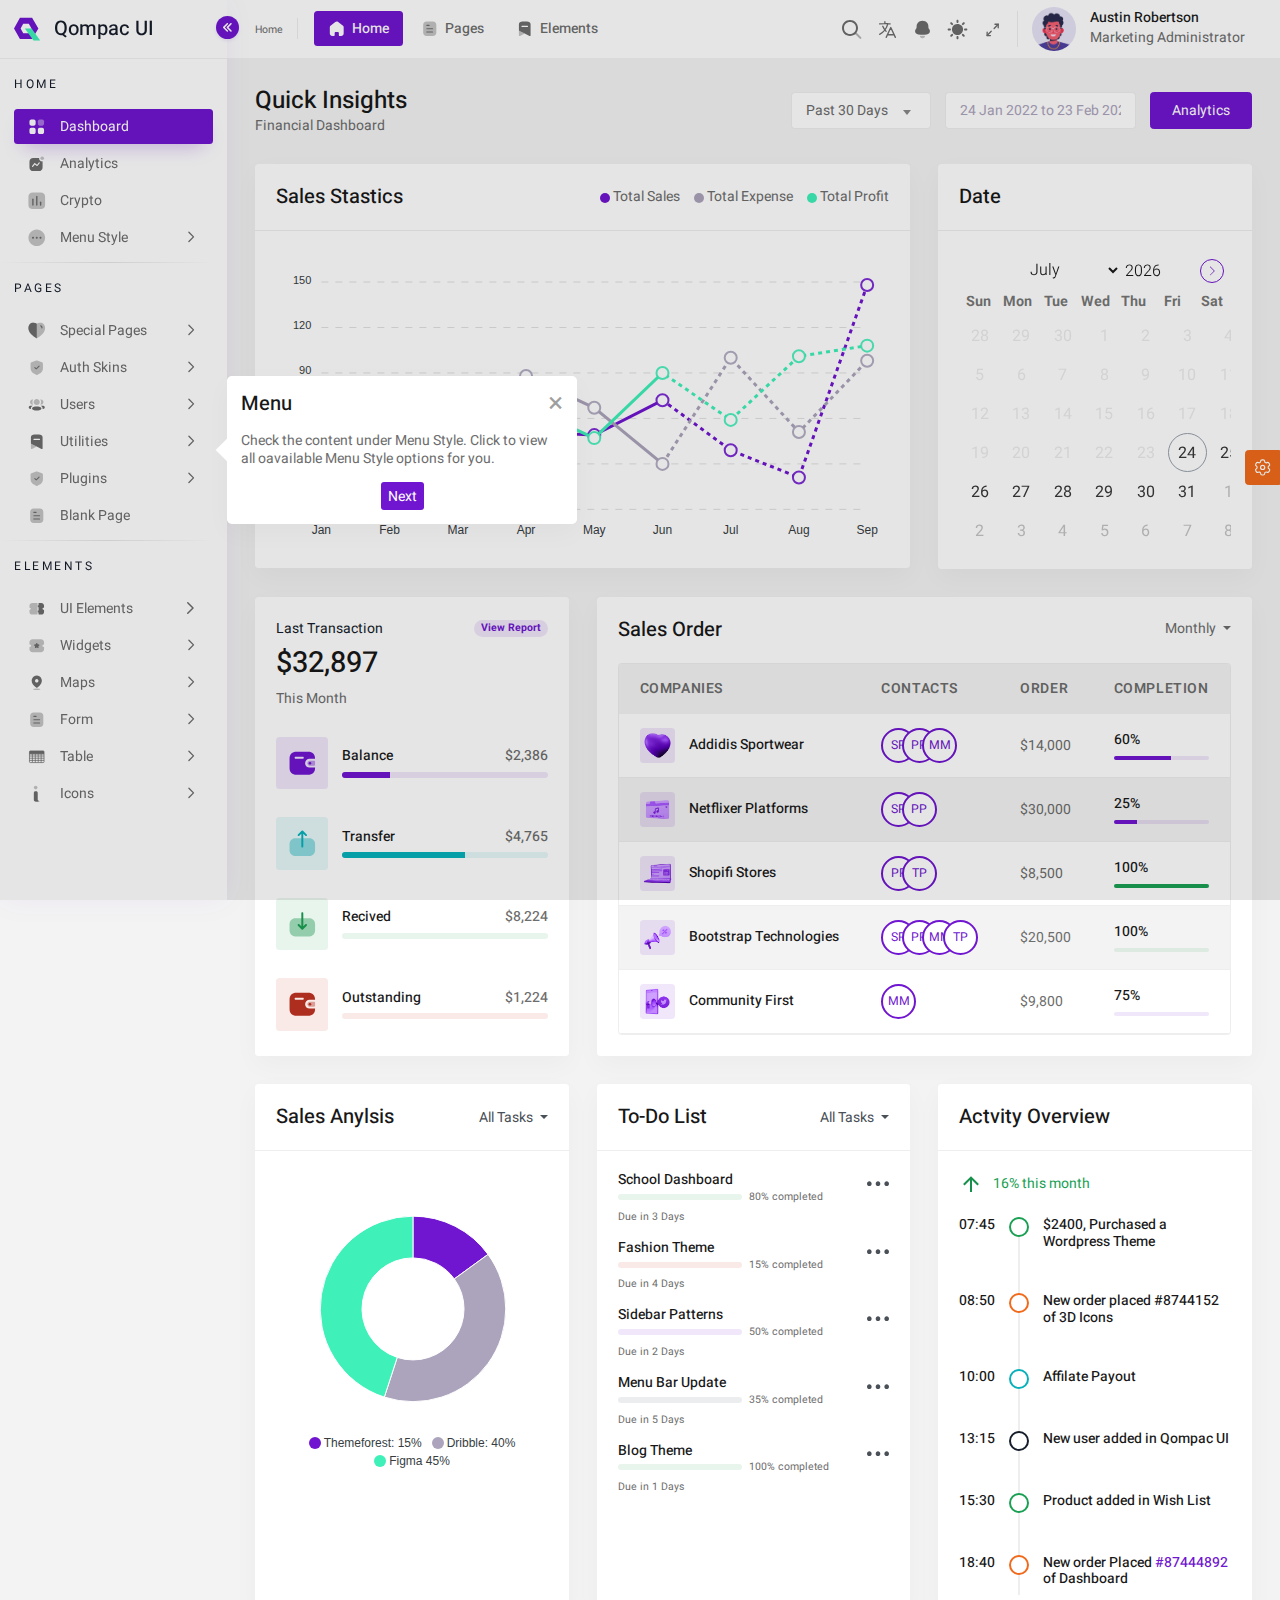
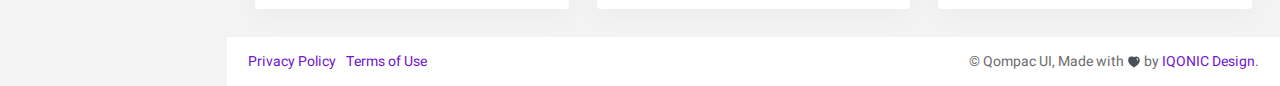
<file: public/dashboard/dist/dashboard/index.html>
<!doctype html>
<html lang="en" dir="ltr">
    <head>
        <meta charset="utf-8">
        <meta name="viewport" content="width=device-width, initial-scale=1, shrink-to-fit=no">
        <title data-setting="app_name" data-rightJoin=" Responsive Bootstrap 5 Admin Dashboard Template">Qompac UI Responsive Bootstrap 5 Admin Dashboard Template</title>
        <meta name="description" content="Qompac UI is a revolutionary Bootstrap Admin Dashboard Template and UI Components Library. The Admin Dashboard Template and UI Component features 8 modules.">
        <meta name="keywords" content="premium, admin, dashboard, template, bootstrap 5, clean ui, qompac-ui, admin dashboard,responsive dashboard, optimized dashboard,">
        <meta name="author" content="Iqonic Design">
        <meta name="DC.title" content="Qompac UI Responsive Bootstrap 5 Admin Dashboard Template">

        <!-- Favicon -->
        <link rel="shortcut icon" href="../assets/images/favicon.ico">
        
        <!-- Library / Plugin Css Build -->
        <link rel="stylesheet" href="../assets/css/core/libs.min.css">
        
        <link rel="stylesheet" href="../assets/vendor/sheperd/dist/css/sheperd.css">
        
        <!-- Flatpickr css -->
        <link rel="stylesheet" href="../assets/vendor/flatpickr/dist/flatpickr.min.css">
        
        
        
        
        
        
        
        
        <!-- qompac-ui Design System Css -->
        <link rel="stylesheet" href="../assets/css/qompac-ui.min.css?v=1.0.1">
        
        <!-- Custom Css -->
        <link rel="stylesheet" href="../assets/css/custom.min.css?v=1.0.1">
        <!-- Dark Css -->
        <link rel="stylesheet" href="../assets/css/dark.min.css?v=1.0.1">
        
        <!-- Customizer Css -->
        <link rel="stylesheet" href="../assets/css/customizer.min.css?v=1.0.1" >
        
        <!-- RTL Css -->
        <link rel="stylesheet" href="../assets/css/rtl.min.css?v=1.0.1">
        
        <link rel="stylesheet" href="../assets/vendor/swiperSlider/swiper-bundle.min.css">
        
        
        <!-- Google Font -->
        <link rel="preconnect" href="https://fonts.googleapis.com">
        <link rel="preconnect" href="https://fonts.gstatic.com" crossorigin>
        <link href="https://fonts.googleapis.com/css2?family=Heebo:wght@100;200;300;400;500;600;700;800;900&display=swap" rel="stylesheet">    </head>
    <body class="  ">
        <!-- loader Start -->
        <div id="loading">
        <div class="loader simple-loader">
            <div class="loader-body ">
                <img src="../assets/images/loader.webp" alt="loader" class="image-loader img-fluid ">
            </div>
        </div>
        </div>
        <!-- loader END -->
        <aside class="sidebar sidebar-base sidebar-white sidebar-default navs-rounded-all " id="first-tour" data-toggle="main-sidebar" data-sidebar="responsive">
            <div class="sidebar-header d-flex align-items-center justify-content-start">
                <a href="../dashboard/index.html" class="navbar-brand">
                    
                    <!--Logo start-->
                    <div class="logo-main">
                        <div class="logo-normal">
                            <svg class=" icon-30" viewBox="0 0 32 32" fill="none" xmlns="http://www.w3.org/2000/svg">
                                <path fill-rule="evenodd" clip-rule="evenodd" d="M7.25333 2H22.0444L29.7244 15.2103L22.0444 28.1333H7.25333L0 15.2103L7.25333 2ZM11.2356 9.32316H18.0622L21.3334 15.2103L18.0622 20.9539H11.2356L8.10669 15.2103L11.2356 9.32316Z" fill="currentColor"/>
                                <path d="M23.751 30L13.2266 15.2103H21.4755L31.9999 30H23.751Z" fill="#3FF0B9"/>
                            </svg>
                        </div>
                        <div class="logo-mini">
                            <svg class=" icon-30" viewBox="0 0 32 32" fill="none" xmlns="http://www.w3.org/2000/svg">
                                <path fill-rule="evenodd" clip-rule="evenodd" d="M7.25333 2H22.0444L29.7244 15.2103L22.0444 28.1333H7.25333L0 15.2103L7.25333 2ZM11.2356 9.32316H18.0622L21.3334 15.2103L18.0622 20.9539H11.2356L8.10669 15.2103L11.2356 9.32316Z" fill="currentColor"/>
                                <path d="M23.751 30L13.2266 15.2103H21.4755L31.9999 30H23.751Z" fill="#3FF0B9"/>
                            </svg>
                        </div>
                    </div>
                    <!--logo End-->            <h4 class="logo-title" data-setting="app_name">Qompac UI</h4>
                </a>
                <div class="sidebar-toggle" data-toggle="sidebar" data-active="true">
                    <i class="icon">
                        
                        <svg class="icon-10" width="10" height="10" viewBox="0 0 8 8" fill="none" xmlns="http://www.w3.org/2000/svg">
                            <path d="M7.29853 8C7.11974 8 6.94002 7.93083 6.80335 7.79248L3.53927 4.50446C3.40728 4.37085 3.33333 4.18987 3.33333 4.00036C3.33333 3.81179 3.40728 3.63081 3.53927 3.4972L6.80335 0.207279C7.07762 -0.069408 7.52132 -0.069408 7.79558 0.209174C8.06892 0.487756 8.06798 0.937847 7.79371 1.21453L5.02949 4.00036L7.79371 6.78618C8.06798 7.06286 8.06892 7.51201 7.79558 7.79059C7.65892 7.93083 7.47826 8 7.29853 8Z" fill="white"/>
                            <path d="M3.96552 8C3.78673 8 3.60701 7.93083 3.47034 7.79248L0.206261 4.50446C0.0742745 4.37085 0.000325203 4.18987 0.000325203 4.00036C0.000325203 3.81179 0.0742745 3.63081 0.206261 3.4972L3.47034 0.207279C3.74461 -0.069408 4.18831 -0.069408 4.46258 0.209174C4.73591 0.487756 4.73497 0.937847 4.4607 1.21453L1.69649 4.00036L4.4607 6.78618C4.73497 7.06286 4.73591 7.51201 4.46258 7.79059C4.32591 7.93083 4.14525 8 3.96552 8Z" fill="white"/>
                        </svg>
                    </i>
                </div>
            </div>
            <div class="sidebar-body pt-0 data-scrollbar">
                <div class="sidebar-list">
                    <!-- Sidebar Menu Start -->
                    <ul class="navbar-nav iq-main-menu" id="sidebar-menu">
                        <li class="nav-item static-item">
                            <a class="nav-link static-item disabled text-start" href="#" tabindex="-1">
                                <span class="default-icon">Home</span>
                                <span class="mini-icon" data-bs-toggle="tooltip" title="Home" data-bs-placement="right">-</span>
                            </a>
                        </li>
                        <li class="nav-item">
                            <a class="nav-link active" aria-current="page" href="../dashboard/index.html">
                                <i class="icon" data-bs-toggle="tooltip" title="Dashboard" data-bs-placement="right">
                                    <svg width="20" class="icon-20" viewBox="0 0 24 24" fill="none" xmlns="http://www.w3.org/2000/svg">
                                        <path opacity="0.4" d="M16.0756 2H19.4616C20.8639 2 22.0001 3.14585 22.0001 4.55996V7.97452C22.0001 9.38864 20.8639 10.5345 19.4616 10.5345H16.0756C14.6734 10.5345 13.5371 9.38864 13.5371 7.97452V4.55996C13.5371 3.14585 14.6734 2 16.0756 2Z" fill="currentColor"></path>
                                        <path fill-rule="evenodd" clip-rule="evenodd" d="M4.53852 2H7.92449C9.32676 2 10.463 3.14585 10.463 4.55996V7.97452C10.463 9.38864 9.32676 10.5345 7.92449 10.5345H4.53852C3.13626 10.5345 2 9.38864 2 7.97452V4.55996C2 3.14585 3.13626 2 4.53852 2ZM4.53852 13.4655H7.92449C9.32676 13.4655 10.463 14.6114 10.463 16.0255V19.44C10.463 20.8532 9.32676 22 7.92449 22H4.53852C3.13626 22 2 20.8532 2 19.44V16.0255C2 14.6114 3.13626 13.4655 4.53852 13.4655ZM19.4615 13.4655H16.0755C14.6732 13.4655 13.537 14.6114 13.537 16.0255V19.44C13.537 20.8532 14.6732 22 16.0755 22H19.4615C20.8637 22 22 20.8532 22 19.44V16.0255C22 14.6114 20.8637 13.4655 19.4615 13.4655Z" fill="currentColor"></path>
                                    </svg>
                                </i>
                                <span class="item-name">Dashboard</span>
                            </a>
                        </li>   
                        <li class="nav-item">
                            <a class="nav-link " aria-current="page" href="../dashboard/analytics-dashboard.html">
                                <i class="icon" data-bs-toggle="tooltip" title="Analytics" data-bs-placement="right">
                                    <svg width="20" height="20" class="icon-20" viewBox="0 0 16 16" fill="none" xmlns="http://www.w3.org/2000/svg">
                                        <path fill-rule="evenodd" clip-rule="evenodd" d="M10.1615 3.15833C10.1615 4.639 11.3636 5.83931 12.8464 5.83931C13.0097 5.83851 13.1726 5.82283 13.333 5.79248V11.1076C13.333 13.3437 12.014 14.6666 9.77463 14.6666H4.89725C2.65201 14.6666 1.33301 13.3437 1.33301 11.1076V6.23736C1.33301 4.00126 2.65201 2.66663 4.89725 2.66663H10.2084C10.1769 2.82863 10.1612 2.9933 10.1615 3.15833ZM8.76632 9.93102L10.6716 7.47248V7.46077C10.8347 7.2416 10.793 6.93255 10.5778 6.76419C10.4736 6.68375 10.3411 6.64893 10.2108 6.66768C10.0804 6.68644 9.96324 6.75716 9.88601 6.8637L8.27976 8.93004L6.45074 7.49004C6.34632 7.40869 6.21348 7.37277 6.08221 7.39039C5.95095 7.40802 5.83233 7.47769 5.75313 7.5837L3.78342 10.1242C3.71419 10.2105 3.67691 10.318 3.6779 10.4286C3.66647 10.6521 3.80759 10.855 4.02126 10.9225C4.23493 10.9899 4.46726 10.9048 4.58655 10.7154L6.23384 8.58467L8.06286 10.0188C8.16689 10.1027 8.3006 10.1407 8.43327 10.1242C8.56594 10.1076 8.68617 10.0379 8.76632 9.93102Z" fill="currentColor"/>
                                    <ellipse opacity="0.4" cx="12.9997" cy="2.99998" rx="1.66667" ry="1.66667" fill="currentColor"/>
                                    </svg>
                                </i>
                                <span class="item-name">Analytics</span>
                            </a>
                        </li>
                        <li class="nav-item">
                            <a class="nav-link " aria-current="page" href="../dashboard/crypto-dashboard.html">
                                <i class="icon" data-bs-toggle="tooltip" title="Crypto" data-bs-placement="right">
                                    <svg class="icon-20" width="20" height="20" viewBox="0 0 14 14" fill="none" xmlns="http://www.w3.org/2000/svg">
                                        <path opacity="0.4" d="M10.1167 0.333496H3.88856C1.61893 0.333496 0.333008 1.61942 0.333008 3.88905V10.1113C0.333008 12.3809 1.61893 13.6668 3.88856 13.6668H10.1167C12.3863 13.6668 13.6663 12.3809 13.6663 10.1113V3.88905C13.6663 1.61942 12.3863 0.333496 10.1167 0.333496Z" fill="currentColor"/>
                                        <path d="M3.91244 5.24609C3.61022 5.24609 3.36133 5.49498 3.36133 5.80313V10.3839C3.36133 10.6861 3.61022 10.935 3.91244 10.935C4.22059 10.935 4.46948 10.6861 4.46948 10.3839V5.80313C4.46948 5.49498 4.22059 5.24609 3.91244 5.24609Z" fill="currentColor"/>
                                        <path d="M7.02279 3.05957C6.72057 3.05957 6.47168 3.30846 6.47168 3.61661V10.384C6.47168 10.6862 6.72057 10.9351 7.02279 10.9351C7.33094 10.9351 7.57983 10.6862 7.57983 10.384V3.61661C7.57983 3.30846 7.33094 3.05957 7.02279 3.05957Z" fill="currentColor"/>
                                        <path d="M10.0932 7.66406C9.78502 7.66406 9.53613 7.91295 9.53613 8.2211V10.3841C9.53613 10.6863 9.78502 10.9352 10.0872 10.9352C10.3954 10.9352 10.6443 10.6863 10.6443 10.3841V8.2211C10.6443 7.91295 10.3954 7.66406 10.0932 7.66406Z" fill="currentColor"/>
                                    </svg>
                                </i>
                                <span class="item-name">Crypto</span>
                            </a>
                        </li> 
                        <li class="nav-item">
                            <a class="nav-link" data-bs-toggle="collapse" href="#horizontal-menu" role="button" aria-expanded="false" aria-controls="horizontal-menu">
                                <i class="icon" data-bs-toggle="tooltip" title="Menu Style" data-bs-placement="right">
                                    <svg width="20" class="icon-20" viewBox="0 0 14 14" fill="none" xmlns="http://www.w3.org/2000/svg">
                                        <path opacity="0.4" d="M13.6663 6.99992C13.6663 10.6826 10.6817 13.6666 6.99967 13.6666C3.31767 13.6666 0.333008 10.6826 0.333008 6.99992C0.333008 3.31859 3.31767 0.333252 6.99967 0.333252C10.6817 0.333252 13.6663 3.31859 13.6663 6.99992Z" fill="currentColor"/>
                                        <path fill-rule="evenodd" clip-rule="evenodd" d="M4.01351 6.20239C3.57284 6.20239 3.21484 6.56039 3.21484 6.99973C3.21484 7.43973 3.57284 7.79839 4.01351 7.79839C4.45418 7.79839 4.81218 7.43973 4.81218 6.99973C4.81218 6.56039 4.45418 6.20239 4.01351 6.20239ZM6.99958 6.20239C6.55891 6.20239 6.20091 6.56039 6.20091 6.99973C6.20091 7.43973 6.55891 7.79839 6.99958 7.79839C7.44024 7.79839 7.79824 7.43973 7.79824 6.99973C7.79824 6.56039 7.44024 6.20239 6.99958 6.20239ZM9.18718 6.99973C9.18718 6.56039 9.54518 6.20239 9.98584 6.20239C10.4265 6.20239 10.7845 6.56039 10.7845 6.99973C10.7845 7.43973 10.4265 7.79839 9.98584 7.79839C9.54518 7.79839 9.18718 7.43973 9.18718 6.99973Z" fill="currentColor"/>
                                    </svg>
                                </i>
                                <span class="item-name">Menu Style</span>
                                <i class="right-icon">
                                    <svg xmlns="http://www.w3.org/2000/svg" width="18" class="icon-18" fill="none" viewBox="0 0 24 24" stroke="currentColor">
                                        <path stroke-linecap="round" stroke-linejoin="round" stroke-width="2" d="M9 5l7 7-7 7" />
                                    </svg>
                                </i>
                            </a>
                            <ul class="sub-nav collapse" id="horizontal-menu" data-bs-parent="#sidebar-menu">
                                <li class="nav-item">
                                    <a class="nav-link " href="../dashboard/index-horizontal.html">
                                      <i class="icon">
                                            <svg class="icon-10" width="10" viewBox="0 0 24 24" fill="currentColor" xmlns="http://www.w3.org/2000/svg">
                                                <g>
                                                <circle cx="12" cy="12" r="8" fill="currentColor"></circle>
                                                </g>
                                            </svg>
                                        </i>
                                      <i class="sidenav-mini-icon" data-bs-toggle="tooltip" title="Horizontal" data-bs-placement="right"> H </i>
                                      <span class="item-name"> Horizontal </span>
                                    </a>
                                </li>
                                <li class="nav-item">
                                    <a class="nav-link " href="../dashboard/index-dual-compact.html">
                                        <i class="icon svg-icon">
                                            <svg class="icon-10" width="10" viewBox="0 0 24 24" fill="currentColor" xmlns="http://www.w3.org/2000/svg">
                                                <g>
                                                <circle cx="12" cy="12" r="8" fill="currentColor"></circle>
                                                </g>
                                            </svg>
                                        </i>
                                        <i class="sidenav-mini-icon" data-bs-toggle="tooltip" title="Dual Compact" data-bs-placement="right"> D </i>                   
                                        <span class="item-name">Dual Compact</span>
                                    </a>
                                </li>
                                <li class="nav-item">
                                    <a class="nav-link " href="../dashboard/index-boxed.html">
                                        <i class="icon">
                                            <svg class="icon-10" width="10" viewBox="0 0 24 24" fill="currentColor" xmlns="http://www.w3.org/2000/svg">
                                                <g>
                                                <circle cx="12" cy="12" r="8" fill="currentColor"></circle>
                                                </g>
                                            </svg>
                                        </i>
                                        <i class="sidenav-mini-icon" data-bs-toggle="tooltip" title="Boxed Horizontal" data-bs-placement="right"> B </i>
                                        <span class="item-name">Boxed Horizontal</span>
                                    </a>
                                </li>  
                            </ul>
                        </li>  
                        <li><hr class="hr-horizontal"></li>
                        <li class="nav-item static-item">
                            <a class="nav-link static-item disabled" href="#" tabindex="-1">
                                <span class="default-icon">Pages</span>
                                <span class="mini-icon">-</span>
                            </a>
                        </li> 
                        <li class="nav-item">
                            <a class="nav-link" data-bs-toggle="collapse" href="#sidebar-special" role="button" aria-expanded="false" aria-controls="sidebar-special">
                                <i class="icon" data-bs-toggle="tooltip" title="Spacial Pages" data-bs-placement="right">
                                    <svg width="20" class="icon-20" viewBox="0 0 14 13" fill="none" xmlns="http://www.w3.org/2000/svg">
                                        <path opacity="0.4" d="M6.85044 12.5583C5.32841 11.6182 3.91355 10.5097 2.63172 9.25306C1.7268 8.35584 1.0357 7.26031 0.611238 6.05018C-0.147183 3.69015 0.735667 0.992986 3.20054 0.192264C4.50154 -0.216313 5.9165 0.034503 7.00449 0.866556C8.09289 0.0354335 9.50738 -0.215301 10.8085 0.192264C13.2733 0.992986 14.1621 3.69015 13.4037 6.05018C12.9827 7.25917 12.2957 8.3546 11.395 9.25306C10.1121 10.5083 8.69734 11.6167 7.17632 12.5583L7.01042 12.6667L6.85044 12.5583Z" fill="currentColor"/>
                                        <path d="M7.00694 12.6666L6.85033 12.5583C5.32643 11.6183 3.90959 10.5098 2.62569 9.25304C1.71648 8.35707 1.02126 7.26144 0.593354 6.05016C-0.159142 3.69013 0.723708 0.992966 3.18858 0.192245C4.48958 -0.216332 5.9232 0.0346753 7.00694 0.873695V12.6666Z" fill="currentColor"/>
                                        <path d="M11.153 4.66615C11.0191 4.65753 10.8943 4.5906 10.8081 4.48104C10.7218 4.37149 10.6815 4.22893 10.6966 4.08677C10.7111 3.61854 10.4447 3.19234 10.0338 3.02651C9.7733 2.95539 9.61553 2.67324 9.6807 2.39499C9.74255 2.12121 9.99891 1.95098 10.2566 2.0126C10.2891 2.018 10.3204 2.02979 10.3489 2.04737C11.1727 2.36439 11.7061 3.2176 11.6637 4.1505C11.6623 4.2919 11.6072 4.42665 11.5109 4.52387C11.4146 4.62109 11.2854 4.67244 11.153 4.66615Z" fill="currentColor"/>
                                    </svg>
                                </i>
                                <span class="item-name">Special Pages</span>
                                <i class="right-icon">
                                    <svg xmlns="http://www.w3.org/2000/svg" width="18" class="icon-18" fill="none" viewBox="0 0 24 24" stroke="currentColor">
                                        <path stroke-linecap="round" stroke-linejoin="round" stroke-width="2" d="M9 5l7 7-7 7" />
                                    </svg>
                                </i>
                            </a>
                            <ul class="sub-nav collapse" id="sidebar-special" data-bs-parent="#sidebar-menu">
                                <li class="nav-item">
                                    <a class="nav-link " href="../dashboard/special-pages/billing.html">
                                        <i class="icon">
                                            <svg class="icon-10" width="10" viewBox="0 0 24 24" fill="currentColor" xmlns="http://www.w3.org/2000/svg">
                                                <g>
                                                <circle cx="12" cy="12" r="8" fill="currentColor"></circle>
                                                </g>
                                            </svg>
                                        </i>
                                        <i class="sidenav-mini-icon" data-bs-toggle="tooltip" title="Login" data-bs-placement="right">B</i>
                                        <span class="item-name">Billing </span>
                                    </a>
                                </li>
                                <li class="nav-item">
                                    <a class="nav-link " href="../dashboard/special-pages/calender.html">
                                        <i class="icon">
                                            <svg class="icon-10" width="10" viewBox="0 0 24 24" fill="currentColor" xmlns="http://www.w3.org/2000/svg">
                                                <g>
                                                <circle cx="12" cy="12" r="8" fill="currentColor"></circle>
                                                </g>
                                            </svg>
                                        </i>
                                        <i class="sidenav-mini-icon" data-bs-toggle="tooltip" title="Calender" data-bs-placement="right">C</i>
                                        <span class="item-name">Calender</span>
                                    </a>
                                </li>
                                <li class="nav-item">
                                    <a class="nav-link " href="../dashboard/special-pages/kanban.html">
                                       <i class="icon">
                                            <svg class="icon-10" width="10" viewBox="0 0 24 24" fill="currentColor" xmlns="http://www.w3.org/2000/svg">
                                                <g>
                                                <circle cx="12" cy="12" r="8" fill="currentColor"></circle>
                                                </g>
                                            </svg>
                                        </i>
                                       <i class="sidenav-mini-icon" data-bs-toggle="tooltip" title="kanban" data-bs-placement="right">K</i>
                                       <span class="item-name">kanban</span>
                                    </a>
                                </li>
                                <li class="nav-item">
                                    <a class="nav-link " href="../dashboard/special-pages/pricing.html">
                                        <i class="icon">
                                            <svg class="icon-10" width="10" viewBox="0 0 24 24" fill="currentColor" xmlns="http://www.w3.org/2000/svg">
                                                <g>
                                                <circle cx="12" cy="12" r="8" fill="currentColor"></circle>
                                                </g>
                                            </svg>
                                        </i>
                                        <i class="sidenav-mini-icon" data-bs-toggle="tooltip" title="Pricing" data-bs-placement="right">P</i>
                                        <span class="item-name">Pricing</span>
                                    </a>
                                </li>
                                <li class="nav-item">
                                    <a class="nav-link " href="../dashboard/special-pages/timeline.html">
                                        <i class="icon">
                                            <svg class="icon-10" width="10" viewBox="0 0 24 24" fill="currentColor" xmlns="http://www.w3.org/2000/svg">
                                                <g>
                                                <circle cx="12" cy="12" r="8" fill="currentColor"></circle>
                                                </g>
                                            </svg>
                                        </i>
                                        <i class="sidenav-mini-icon" data-bs-toggle="tooltip" title="Timeline" data-bs-placement="right">T</i>
                                        <span class="item-name">Timeline</span>
                                    </a>
                                </li>
                            </ul>
                        </li>            
                        <li class="nav-item">
                            <a class="nav-link" data-bs-toggle="collapse" href="#sidebar-auth" role="button" aria-expanded="false" aria-controls="sidebar-auth">
                                <i class="icon" data-bs-toggle="tooltip" title="Auth Skins" data-bs-placement="right">
                                    <svg width="20" class="icon-20" viewBox="0 0 24 24" fill="none" xmlns="http://www.w3.org/2000/svg">
                                        <path opacity="0.4" d="M12.0865 22C11.9627 22 11.8388 21.9716 11.7271 21.9137L8.12599 20.0496C7.10415 19.5201 6.30481 18.9259 5.68063 18.2336C4.31449 16.7195 3.5544 14.776 3.54232 12.7599L3.50004 6.12426C3.495 5.35842 3.98931 4.67103 4.72826 4.41215L11.3405 2.10679C11.7331 1.96656 12.1711 1.9646 12.5707 2.09992L19.2081 4.32684C19.9511 4.57493 20.4535 5.25742 20.4575 6.02228L20.4998 12.6628C20.5129 14.676 19.779 16.6274 18.434 18.1581C17.8168 18.8602 17.0245 19.4632 16.0128 20.0025L12.4439 21.9088C12.3331 21.9686 12.2103 21.999 12.0865 22Z" fill="currentColor"></path>
                                        <path d="M11.3194 14.3209C11.1261 14.3219 10.9328 14.2523 10.7838 14.1091L8.86695 12.2656C8.57097 11.9793 8.56795 11.5145 8.86091 11.2262C9.15387 10.9369 9.63207 10.934 9.92906 11.2193L11.3083 12.5451L14.6758 9.22479C14.9698 8.93552 15.448 8.93258 15.744 9.21793C16.041 9.50426 16.044 9.97004 15.751 10.2574L11.8519 14.1022C11.7049 14.2474 11.5127 14.3199 11.3194 14.3209Z" fill="currentColor"></path>
                                    </svg>
                                </i>
                                <span class="item-name">Auth Skins</span>
                                <i class="right-icon">
                                    <svg xmlns="http://www.w3.org/2000/svg" width="18" class="icon-18" fill="none" viewBox="0 0 24 24" stroke="currentColor">
                                        <path stroke-linecap="round" stroke-linejoin="round" stroke-width="2" d="M9 5l7 7-7 7" />
                                    </svg>
                                </i>
                            </a>
                            <ul class="sub-nav collapse" id="sidebar-auth" data-bs-parent="#sidebar-menu">
                                <li class="nav-item">
                                    <a class="nav-link" href="../dashboard/auth/sign-in.html">
                                        <i class="icon">
                                            <svg class="icon-10" width="10" viewBox="0 0 24 24" fill="currentColor" xmlns="http://www.w3.org/2000/svg">
                                                <g>
                                                <circle cx="12" cy="12" r="8" fill="currentColor"></circle>
                                                </g>
                                            </svg>
                                        </i>
                                        <i class="sidenav-mini-icon" data-bs-toggle="tooltip" title="Login" data-bs-placement="right">L</i>
                                        <span class="item-name">Login</span>
                                    </a>
                                </li>
                                <li class="nav-item">
                                    <a class="nav-link" href="../dashboard/auth/sign-up.html">
                                        <i class="icon">
                                            <svg class="icon-10" width="10" viewBox="0 0 24 24" fill="currentColor" xmlns="http://www.w3.org/2000/svg">
                                                <g>
                                                <circle cx="12" cy="12" r="8" fill="currentColor"></circle>
                                                </g>
                                            </svg>
                                        </i>
                                        <i class="sidenav-mini-icon" data-bs-toggle="tooltip" title="Register" data-bs-placement="right">R</i>
                                        <span class="item-name">Register</span>
                                    </a>
                                </li>
                                <li class="nav-item">
                                    <a class="nav-link" href="../dashboard/auth/confirm-mail.html">
                                        <i class="icon">
                                            <svg class="icon-10" width="10" viewBox="0 0 24 24" fill="currentColor" xmlns="http://www.w3.org/2000/svg">
                                                <g>
                                                <circle cx="12" cy="12" r="8" fill="currentColor"></circle>
                                                </g>
                                            </svg>
                                        </i>
                                        <i class="sidenav-mini-icon" data-bs-toggle="tooltip" title="Confirm Mail" data-bs-placement="right">CM</i>
                                        <span class="item-name">Confirm Mail</span>
                                    </a>
                                </li>
                                <li class="nav-item">
                                    <a class="nav-link" href="../dashboard/auth/lock-screen.html">
                                        <i class="icon">
                                            <svg class="icon-10" width="10" viewBox="0 0 24 24" fill="currentColor" xmlns="http://www.w3.org/2000/svg">
                                                <g>
                                                <circle cx="12" cy="12" r="8" fill="currentColor"></circle>
                                                </g>
                                            </svg>
                                        </i>
                                        <i class="sidenav-mini-icon" data-bs-toggle="tooltip" title="Lock Screen" data-bs-placement="right">LS</i>
                                        <span class="item-name">Lock Screen</span>
                                    </a>
                                </li>
                                <li class="nav-item">
                                    <a class="nav-link" href="../dashboard/auth/recoverpw.html">
                                    <i class="icon">
                                            <svg class="icon-10" width="10" viewBox="0 0 24 24" fill="currentColor" xmlns="http://www.w3.org/2000/svg">
                                                <g>
                                                <circle cx="12" cy="12" r="8" fill="currentColor"></circle>
                                                </g>
                                            </svg>
                                        </i>
                                        <i class="sidenav-mini-icon" data-bs-toggle="tooltip" title="Recover Password" data-bs-placement="right"> RP </i>
                                        <span class="item-name">Recover Password</span>
                                    </a>
                                </li>
                                <li class="nav-item">
                                    <a class="nav-link" href="../dashboard/auth/two-factor.html">
                                    <i class="icon">
                                            <svg class="icon-10" width="10" viewBox="0 0 24 24" fill="currentColor" xmlns="http://www.w3.org/2000/svg">
                                                <g>
                                                <circle cx="12" cy="12" r="8" fill="currentColor"></circle>
                                                </g>
                                            </svg>
                                        </i>
                                        <i class="sidenav-mini-icon" data-bs-toggle="tooltip" title="Two Factor" data-bs-placement="right"> TF </i>
                                        <span class="item-name">Two Factor</span>
                                    </a>
                                </li>
                                <li class="nav-item">
                                    <a class="nav-link" href="../dashboard/auth/account-deactivate.html">
                                    <i class="icon">
                                            <svg class="icon-10" width="10" viewBox="0 0 24 24" fill="currentColor" xmlns="http://www.w3.org/2000/svg">
                                                <g>
                                                <circle cx="12" cy="12" r="8" fill="currentColor"></circle>
                                                </g>
                                            </svg>
                                        </i>
                                        <i class="sidenav-mini-icon" data-bs-toggle="tooltip" title="Account Deactivate" data-bs-placement="right"> AD </i>
                                        <span class="item-name">Account Deactivate</span>
                                    </a>
                                </li>       
                            </ul>
                        </li>
                        <li class="nav-item">
                            <a class="nav-link" data-bs-toggle="collapse" href="#sidebar-user" role="button" aria-expanded="false" aria-controls="sidebar-user">
                                <i class="icon" data-bs-toggle="tooltip" title="Users" data-bs-placement="right">
                                    <svg width="20" class="icon-20" viewBox="0 0 24 24" fill="none" xmlns="http://www.w3.org/2000/svg">
                                        <path d="M11.9488 14.54C8.49884 14.54 5.58789 15.1038 5.58789 17.2795C5.58789 19.4562 8.51765 20.0001 11.9488 20.0001C15.3988 20.0001 18.3098 19.4364 18.3098 17.2606C18.3098 15.084 15.38 14.54 11.9488 14.54Z" fill="currentColor"></path>
                                        <path opacity="0.4" d="M11.949 12.467C14.2851 12.467 16.1583 10.5831 16.1583 8.23351C16.1583 5.88306 14.2851 4 11.949 4C9.61293 4 7.73975 5.88306 7.73975 8.23351C7.73975 10.5831 9.61293 12.467 11.949 12.467Z" fill="currentColor"></path>
                                        <path opacity="0.4" d="M21.0881 9.21923C21.6925 6.84176 19.9205 4.70654 17.664 4.70654C17.4187 4.70654 17.1841 4.73356 16.9549 4.77949C16.9244 4.78669 16.8904 4.802 16.8725 4.82902C16.8519 4.86324 16.8671 4.90917 16.8895 4.93889C17.5673 5.89528 17.9568 7.0597 17.9568 8.30967C17.9568 9.50741 17.5996 10.6241 16.9728 11.5508C16.9083 11.6462 16.9656 11.775 17.0793 11.7948C17.2369 11.8227 17.3981 11.8371 17.5629 11.8416C19.2059 11.8849 20.6807 10.8213 21.0881 9.21923Z" fill="currentColor"></path>
                                        <path d="M22.8094 14.817C22.5086 14.1722 21.7824 13.73 20.6783 13.513C20.1572 13.3851 18.747 13.205 17.4352 13.2293C17.4155 13.232 17.4048 13.2455 17.403 13.2545C17.4003 13.2671 17.4057 13.2887 17.4316 13.3022C18.0378 13.6039 20.3811 14.916 20.0865 17.6834C20.074 17.8032 20.1698 17.9068 20.2888 17.8888C20.8655 17.8059 22.3492 17.4853 22.8094 16.4866C23.0637 15.9589 23.0637 15.3456 22.8094 14.817Z" fill="currentColor"></path>
                                        <path opacity="0.4" d="M7.04459 4.77973C6.81626 4.7329 6.58077 4.70679 6.33543 4.70679C4.07901 4.70679 2.30701 6.84201 2.9123 9.21947C3.31882 10.8216 4.79355 11.8851 6.43661 11.8419C6.60136 11.8374 6.76343 11.8221 6.92013 11.7951C7.03384 11.7753 7.09115 11.6465 7.02668 11.551C6.3999 10.6234 6.04263 9.50765 6.04263 8.30991C6.04263 7.05904 6.43303 5.89462 7.11085 4.93913C7.13234 4.90941 7.14845 4.86348 7.12696 4.82926C7.10906 4.80135 7.07593 4.78694 7.04459 4.77973Z" fill="currentColor"></path>
                                        <path d="M3.32156 13.5127C2.21752 13.7297 1.49225 14.1719 1.19139 14.8167C0.936203 15.3453 0.936203 15.9586 1.19139 16.4872C1.65163 17.4851 3.13531 17.8066 3.71195 17.8885C3.83104 17.9065 3.92595 17.8038 3.91342 17.6832C3.61883 14.9167 5.9621 13.6046 6.56918 13.3029C6.59425 13.2885 6.59962 13.2677 6.59694 13.2542C6.59515 13.2452 6.5853 13.2317 6.5656 13.2299C5.25294 13.2047 3.84358 13.3848 3.32156 13.5127Z" fill="currentColor"></path>
                                    </svg>
                                </i>
                                <span class="item-name">Users</span>
                                <i class="right-icon">
                                    <svg xmlns="http://www.w3.org/2000/svg" width="18" class="icon-18" fill="none" viewBox="0 0 24 24" stroke="currentColor">
                                        <path stroke-linecap="round" stroke-linejoin="round" stroke-width="2" d="M9 5l7 7-7 7" />
                                    </svg>
                                </i>
                            </a>
                            <ul class="sub-nav collapse" id="sidebar-user" data-bs-parent="#sidebar-menu">
                                <li class="nav-item">
                                    <a class="nav-link " href="../dashboard/app/user-profile.html">
                                        <i class="icon">
                                            <svg class="icon-10" width="10" viewBox="0 0 24 24" fill="currentColor" xmlns="http://www.w3.org/2000/svg">
                                                <g>
                                                <circle cx="12" cy="12" r="8" fill="currentColor"></circle>
                                                </g>
                                            </svg>
                                        </i>
                                        <i class="sidenav-mini-icon" data-bs-toggle="tooltip" title="User Profile" data-bs-placement="right"> U </i>
                                        <span class="item-name">User Profile</span>
                                    </a>
                                </li>
                                <li class="nav-item">
                                    <a class="nav-link " href="../dashboard/app/user-add.html">
                                        <i class="icon">
                                            <svg class="icon-10" width="10" viewBox="0 0 24 24" fill="currentColor" xmlns="http://www.w3.org/2000/svg">
                                                <g>
                                                <circle cx="12" cy="12" r="8" fill="currentColor"></circle>
                                                </g>
                                            </svg>
                                        </i>
                                        <i class="sidenav-mini-icon" data-bs-toggle="tooltip" title="Add User" data-bs-placement="right"> A </i>
                                        <span class="item-name">Add User</span>
                                    </a>
                                </li>
                                <li class="nav-item">
                                    <a class="nav-link " href="../dashboard/app/user-list.html">
                                        <i class="icon">
                                            <svg class="icon-10" width="10" viewBox="0 0 24 24" fill="currentColor" xmlns="http://www.w3.org/2000/svg">
                                                <g>
                                                <circle cx="12" cy="12" r="8" fill="currentColor"></circle>
                                                </g>
                                            </svg>
                                        </i>
                                        <i class="sidenav-mini-icon" data-bs-toggle="tooltip" title="User List" data-bs-placement="right"> U </i>
                                        <span class="item-name">User List</span>
                                    </a>
                                </li>
                            </ul>
                        </li>
                        <li class="nav-item">
                            <a class="nav-link" data-bs-toggle="collapse" href="#utilities-error" role="button" aria-expanded="false" aria-controls="utilities-error">
                                <i class="icon" data-bs-toggle="tooltip" title="Utilities" data-bs-placement="right">
                                    <svg width="20" class="icon-20" viewBox="0 0 24 24" fill="none" xmlns="http://www.w3.org/2000/svg">
                                        <path opacity="0.4" d="M11.9912 18.6215L5.49945 21.864C5.00921 22.1302 4.39768 21.9525 4.12348 21.4643C4.0434 21.3108 4.00106 21.1402 4 20.9668V13.7087C4 14.4283 4.40573 14.8725 5.47299 15.37L11.9912 18.6215Z" fill="currentColor"></path>
                                        <path fill-rule="evenodd" clip-rule="evenodd" d="M8.89526 2H15.0695C17.7773 2 19.9735 3.06605 20 5.79337V20.9668C19.9989 21.1374 19.9565 21.3051 19.8765 21.4554C19.7479 21.7007 19.5259 21.8827 19.2615 21.9598C18.997 22.0368 18.7128 22.0023 18.4741 21.8641L11.9912 18.6215L5.47299 15.3701C4.40573 14.8726 4 14.4284 4 13.7088V5.79337C4 3.06605 6.19625 2 8.89526 2ZM8.22492 9.62227H15.7486C16.1822 9.62227 16.5336 9.26828 16.5336 8.83162C16.5336 8.39495 16.1822 8.04096 15.7486 8.04096H8.22492C7.79137 8.04096 7.43991 8.39495 7.43991 8.83162C7.43991 9.26828 7.79137 9.62227 8.22492 9.62227Z" fill="currentColor"></path>
                                    </svg>
                                </i>
                                <span class="item-name">Utilities</span>
                                <i class="right-icon">
                                    <svg xmlns="http://www.w3.org/2000/svg" width="18" class="icon-18" fill="none" viewBox="0 0 24 24" stroke="currentColor">
                                        <path stroke-linecap="round" stroke-linejoin="round" stroke-width="2" d="M9 5l7 7-7 7" />
                                    </svg>
                                </i>
                            </a>
                            <ul class="sub-nav collapse" id="utilities-error" data-bs-parent="#sidebar-menu">
                                <li class="nav-item">
                                    <a class="nav-link " href="../dashboard/errors/error404.html">
                                        <i class="icon" data-bs-toggle="tooltip" title="Error 404" data-bs-placement="right">
                                            <svg class="icon-10" width="10" viewBox="0 0 24 24" fill="currentColor" xmlns="http://www.w3.org/2000/svg">
                                                <g>
                                                <circle cx="12" cy="12" r="8" fill="currentColor"></circle>
                                                </g>
                                            </svg>
                                        </i>
                                        <span class="item-name">Error 404</span>
                                    </a>
                                </li>
                                <li class="nav-item">
                                    <a class="nav-link " href="../dashboard/errors/error500.html">
                                        <i class="icon" data-bs-toggle="tooltip" title="Error 500" data-bs-placement="right">
                                            <svg class="icon-10" width="10" viewBox="0 0 24 24" fill="currentColor" xmlns="http://www.w3.org/2000/svg">
                                                <g>
                                                <circle cx="12" cy="12" r="8" fill="currentColor"></circle>
                                                </g>
                                            </svg>
                                        </i>
                                        <span class="item-name">Error 500</span>
                                    </a>
                                </li>
                                <li class="nav-item">
                                    <a class="nav-link " href="../dashboard/errors/maintenance.html">
                                        <i class="icon" data-bs-toggle="tooltip" title="Maintenance" data-bs-placement="right">
                                            <svg class="icon-10" width="10" viewBox="0 0 24 24" fill="currentColor" xmlns="http://www.w3.org/2000/svg">
                                                <g>
                                                <circle cx="12" cy="12" r="8" fill="currentColor"></circle>
                                                </g>
                                            </svg>
                                        </i>
                                        <span class="item-name">Maintenance</span>
                                    </a>
                                </li>
                            </ul>
                        </li>
                         <li class="nav-item">
                            <a class="nav-link" data-bs-toggle="collapse" href="#sidebar-plugins" role="button" aria-expanded="false" aria-controls="sidebar-user">
                                <i class="icon" data-bs-toggle="tooltip" title="Plugins" data-bs-placement="right">
                                    <svg width="20" class="icon-20" viewBox="0 0 24 24" fill="none" xmlns="http://www.w3.org/2000/svg">
                                        <path opacity="0.4" d="M12.0865 22C11.9627 22 11.8388 21.9716 11.7271 21.9137L8.12599 20.0496C7.10415 19.5201 6.30481 18.9259 5.68063 18.2336C4.31449 16.7195 3.5544 14.776 3.54232 12.7599L3.50004 6.12426C3.495 5.35842 3.98931 4.67103 4.72826 4.41215L11.3405 2.10679C11.7331 1.96656 12.1711 1.9646 12.5707 2.09992L19.2081 4.32684C19.9511 4.57493 20.4535 5.25742 20.4575 6.02228L20.4998 12.6628C20.5129 14.676 19.779 16.6274 18.434 18.1581C17.8168 18.8602 17.0245 19.4632 16.0128 20.0025L12.4439 21.9088C12.3331 21.9686 12.2103 21.999 12.0865 22Z" fill="currentColor"></path>
                                        <path d="M11.3194 14.3209C11.1261 14.3219 10.9328 14.2523 10.7838 14.1091L8.86695 12.2656C8.57097 11.9793 8.56795 11.5145 8.86091 11.2262C9.15387 10.9369 9.63207 10.934 9.92906 11.2193L11.3083 12.5451L14.6758 9.22479C14.9698 8.93552 15.448 8.93258 15.744 9.21793C16.041 9.50426 16.044 9.97004 15.751 10.2574L11.8519 14.1022C11.7049 14.2474 11.5127 14.3199 11.3194 14.3209Z" fill="currentColor"></path>
                                    </svg>
                                </i>
                                <span class="item-name">Plugins</span>
                                <i class="right-icon">
                                    <svg xmlns="http://www.w3.org/2000/svg" width="18" class="icon-18" fill="none" viewBox="0 0 24 24" stroke="currentColor">
                                        <path stroke-linecap="round" stroke-linejoin="round" stroke-width="2" d="M9 5l7 7-7 7" />
                                    </svg>
                                </i>
                            </a>
                            <ul class="sub-nav collapse" id="sidebar-plugins" data-bs-parent="#sidebar-menu">
                                <li class="nav-item">
                                    <a class="nav-link " href="../dashboard/plugins/apexcharts.html">
                                        <i class="icon">
                                            <svg class="icon-10" width="10" viewBox="0 0 24 24" fill="currentColor" xmlns="http://www.w3.org/2000/svg">
                                                <g>
                                                <circle cx="12" cy="12" r="8" fill="currentColor"></circle>
                                                </g>
                                            </svg>
                                        </i>
                                        <i class="sidenav-mini-icon" data-bs-toggle="tooltip" title="Apexcharts" data-bs-placement="right"> A </i>
                                        <span class="item-name">Apexcharts</span>
                                    </a>
                                </li>
                                <li class="nav-item">
                                    <a class="nav-link " href="../dashboard/plugins/button-hover.html">
                                        <i class="icon">
                                            <svg class="icon-10" width="10" viewBox="0 0 24 24" fill="currentColor" xmlns="http://www.w3.org/2000/svg">
                                                <g>
                                                <circle cx="12" cy="12" r="8" fill="currentColor"></circle>
                                                </g>
                                            </svg>
                                        </i>
                                        <i class="sidenav-mini-icon" data-bs-toggle="tooltip" title="Button Hover" data-bs-placement="right"> BH </i>
                                        <span class="item-name">Button Hover </span>
                                    </a>
                                </li>
                                <li class="nav-item">
                                    <a class="nav-link " href="../dashboard/plugins/choise-js.html">
                                        <i class="icon">
                                            <svg class="icon-10" width="10" viewBox="0 0 24 24" fill="currentColor" xmlns="http://www.w3.org/2000/svg">
                                                <g>
                                                <circle cx="12" cy="12" r="8" fill="currentColor"></circle>
                                                </g>
                                            </svg>
                                        </i>
                                        <i class="sidenav-mini-icon" data-bs-toggle="tooltip" title="Choice JS" data-bs-placement="right"> C </i>
                                        <span class="item-name">Choice JS</span>
                                    </a>
                                </li>  
                                <li class="nav-item">
                                    <a class="nav-link " href="../dashboard/plugins/flatpickr.html">
                                        <i class="icon">
                                            <svg class="icon-10" width="10" viewBox="0 0 24 24" fill="currentColor" xmlns="http://www.w3.org/2000/svg">
                                                <g>
                                                <circle cx="12" cy="12" r="8" fill="currentColor"></circle>
                                                </g>
                                            </svg>
                                        </i>
                                        <i class="sidenav-mini-icon" data-bs-toggle="tooltip" title="Flatpickr" data-bs-placement="right"> F </i>
                                        <span class="item-name">Flatpickr </span>
                                    </a>
                                </li>
                                <li class="nav-item">
                                    <a class="nav-link " href="../dashboard/plugins/fslightbox.html">
                                        <i class="icon">
                                            <svg class="icon-10" width="10" viewBox="0 0 24 24" fill="currentColor" xmlns="http://www.w3.org/2000/svg">
                                                <g>
                                                <circle cx="12" cy="12" r="8" fill="currentColor"></circle>
                                                </g>
                                            </svg>
                                        </i>
                                        <i class="sidenav-mini-icon" data-bs-toggle="tooltip" title="FSlightbox" data-bs-placement="right"> F </i>
                                        <span class="item-name">FSlightbox </span>
                                    </a>
                                </li>
                                <li class="nav-item">
                                    <a class="nav-link " href="../dashboard/plugins/gallery-hover.html">
                                        <i class="icon">
                                            <svg class="icon-10" width="10" viewBox="0 0 24 24" fill="currentColor" xmlns="http://www.w3.org/2000/svg">
                                                <g>
                                                <circle cx="12" cy="12" r="8" fill="currentColor"></circle>
                                                </g>
                                            </svg>
                                        </i>
                                        <i class="sidenav-mini-icon" data-bs-toggle="tooltip" title="Gallery Hover" data-bs-placement="right"> G </i>
                                        <span class="item-name">Gallery Hover </span>
                                    </a>
                                </li>
                                <li class="nav-item">
                                    <a class="nav-link " href="../dashboard/plugins/image-croper.html">
                                        <i class="icon">
                                            <svg class="icon-10" width="10" viewBox="0 0 24 24" fill="currentColor" xmlns="http://www.w3.org/2000/svg">
                                                <g>
                                                <circle cx="12" cy="12" r="8" fill="currentColor"></circle>
                                                </g>
                                            </svg>
                                        </i>
                                        <i class="sidenav-mini-icon" data-bs-toggle="tooltip" title="Image Croper" data-bs-placement="right"> I </i>
                                        <span class="item-name">Image Croper </span>
                                    </a>
                                </li>
                                <li class="nav-item">
                                    <a class="nav-link " href="../dashboard/plugins/loader.html">
                                        <i class="icon">
                                            <svg class="icon-10" width="10" viewBox="0 0 24 24" fill="currentColor" xmlns="http://www.w3.org/2000/svg">
                                                <g>
                                                <circle cx="12" cy="12" r="8" fill="currentColor"></circle>
                                                </g>
                                            </svg>
                                        </i>
                                        <i class="sidenav-mini-icon" data-bs-toggle="tooltip" title="Loader" data-bs-placement="right"> L </i>
                                        <span class="item-name">Loader </span>
                                    </a>
                                </li>
                                <li class="nav-item">
                                    <a class="nav-link " href="../dashboard/plugins/rating.html">
                                        <i class="icon">
                                            <svg class="icon-10" width="10" viewBox="0 0 24 24" fill="currentColor" xmlns="http://www.w3.org/2000/svg">
                                                <g>
                                                <circle cx="12" cy="12" r="8" fill="currentColor"></circle>
                                                </g>
                                            </svg>
                                        </i>
                                        <i class="sidenav-mini-icon" data-bs-toggle="tooltip" title="Rating" data-bs-placement="right"> R </i>
                                        <span class="item-name">Rating</span>
                                    </a>
                                </li>
                                <li class="nav-item">
                                    <a class="nav-link " href="../dashboard/plugins/select2.html">
                                        <i class="icon">
                                            <svg class="icon-10" width="10" viewBox="0 0 24 24" fill="currentColor" xmlns="http://www.w3.org/2000/svg">
                                                <g>
                                                <circle cx="12" cy="12" r="8" fill="currentColor"></circle>
                                                </g>
                                            </svg>
                                        </i>
                                        <i class="sidenav-mini-icon" data-bs-toggle="tooltip" title="Select2" data-bs-placement="right"> S </i>
                                        <span class="item-name">Select2 </span>
                                    </a>
                                </li>
                                <li class="nav-item">
                                    <a class="nav-link " href="../dashboard/plugins/sweet-alert.html">
                                        <i class="icon">
                                            <svg class="icon-10" width="10" viewBox="0 0 24 24" fill="currentColor" xmlns="http://www.w3.org/2000/svg">
                                                <g>
                                                <circle cx="12" cy="12" r="8" fill="currentColor"></circle>
                                                </g>
                                            </svg>
                                        </i>
                                        <i class="sidenav-mini-icon" data-bs-toggle="tooltip" title="Sweet Alert" data-bs-placement="right"> S </i>
                                        <span class="item-name">Sweet Alert</span>
                                    </a>
                                </li>
                                <li class="nav-item">
                                    <a class="nav-link " href="../dashboard/plugins/quill-editor.html">
                                        <i class="icon">
                                            <svg class="icon-10" width="10" viewBox="0 0 24 24" fill="currentColor" xmlns="http://www.w3.org/2000/svg">
                                                <g>
                                                <circle cx="12" cy="12" r="8" fill="currentColor"></circle>
                                                </g>
                                            </svg>
                                        </i>
                                        <i class="sidenav-mini-icon" data-bs-toggle="tooltip" title="quill-editor" data-bs-placement="right"> T </i>
                                        <span class="item-name">Quill</span>
                                    </a>
                                </li>
                                <li class="nav-item">
                                    <a class="nav-link " href="../dashboard/plugins/uppy.html">
                                        <i class="icon">
                                            <svg class="icon-10" width="10" viewBox="0 0 24 24" fill="currentColor" xmlns="http://www.w3.org/2000/svg">
                                                <g>
                                                    <circle cx="12" cy="12" r="8" fill="currentColor"></circle>
                                                </g>
                                            </svg>
                                        </i>
                                        <i class="sidenav-mini-icon" data-bs-toggle="tooltip" title="Uppy" data-bs-placement="right"> U </i>
                                        <span class="item-name">Uppy</span>
                                    </a>
                                </li>
                            </ul>
                        </li>
                        <li class="nav-item">
                            <a class="nav-link " href="../dashboard/blank-page.html">
                                <i class="icon" data-bs-toggle="tooltip" title="Blank Page" data-bs-placement="right">
                                    <svg width="20" class="icon-20" viewBox="0 0 24 24" fill="currentColor" xmlns="http://www.w3.org/2000/svg">
                                        <path opacity="0.4" d="M16.191 2H7.81C4.77 2 3 3.78 3 6.83V17.16C3 20.26 4.77 22 7.81 22H16.191C19.28 22 21 20.26 21 17.16V6.83C21 3.78 19.28 2 16.191 2" fill="currentColor"/>
                                        <path fill-rule="evenodd" clip-rule="evenodd" d="M8.07999 6.64999V6.65999C7.64899 6.65999 7.29999 7.00999 7.29999 7.43999C7.29999 7.86999 7.64899 8.21999 8.07999 8.21999H11.069C11.5 8.21999 11.85 7.86999 11.85 7.42899C11.85 6.99999 11.5 6.64999 11.069 6.64999H8.07999ZM15.92 12.74H8.07999C7.64899 12.74 7.29999 12.39 7.29999 11.96C7.29999 11.53 7.64899 11.179 8.07999 11.179H15.92C16.35 11.179 16.7 11.53 16.7 11.96C16.7 12.39 16.35 12.74 15.92 12.74ZM15.92 17.31H8.07999C7.77999 17.35 7.48999 17.2 7.32999 16.95C7.16999 16.69 7.16999 16.36 7.32999 16.11C7.48999 15.85 7.77999 15.71 8.07999 15.74H15.92C16.319 15.78 16.62 16.12 16.62 16.53C16.62 16.929 16.319 17.27 15.92 17.31Z" fill="currentColor"/>
                                    </svg>
                                </i>
                                <span class="item-name">Blank Page</span>
                            </a>
                        </li>
                        <li><hr class="hr-horizontal"></li>
                        <li class="nav-item static-item">
                            <a class="nav-link static-item disabled" href="#" tabindex="-1">
                                <span class="default-icon">Elements</span>
                                <span class="mini-icon" data-bs-toggle="tooltip" title="Elements" data-bs-placement="right">-</span>
                            </a>
                        </li>
                        <li class="nav-item">
                            <a class="nav-link" data-bs-toggle="collapse" href="#ui" role="button" aria-expanded="false" aria-controls="utilities-error">
                               <i class="icon" data-bs-toggle="tooltip" title="UI Elements" data-bs-placement="right">
                                    <svg width="20" class="icon-20" viewBox="0 0 24 24" fill="none" xmlns="http://www.w3.org/2000/svg">
                                        <path opacity="0.4" d="M13.7505 9.70303V7.68318C13.354 7.68318 13.0251 7.36377 13.0251 6.97859V4.57356C13.0251 4.2532 12.764 4.00049 12.4352 4.00049H5.7911C3.70213 4.00049 2 5.653 2 7.68318V10.1155C2 10.3043 2.07737 10.4828 2.21277 10.6143C2.34816 10.7449 2.53191 10.8201 2.72534 10.8201C3.46035 10.8201 4.02128 11.3274 4.02128 11.9944C4.02128 12.6905 3.45068 13.2448 2.73501 13.2533C2.33849 13.2533 2 13.5257 2 13.9203V16.3262C2 18.3555 3.70213 19.9995 5.78143 19.9995H12.4352C12.764 19.9995 13.0251 19.745 13.0251 19.4265V17.3963C13.0251 17.0027 13.354 16.6917 13.7505 16.6917V14.8701C13.354 14.8701 13.0251 14.5497 13.0251 14.1655V10.4076C13.0251 10.0224 13.354 9.70303 13.7505 9.70303Z" fill="currentColor"></path>
                                        <path d="M19.9787 11.9948C19.9787 12.69 20.559 13.2443 21.265 13.2537C21.6615 13.2537 22 13.5262 22 13.9113V16.3258C22 18.3559 20.3075 20 18.2186 20H15.0658C14.7466 20 14.4758 19.7454 14.4758 19.426V17.3967C14.4758 17.0022 14.1567 16.6921 13.7505 16.6921V14.8705C14.1567 14.8705 14.4758 14.5502 14.4758 14.1659V10.4081C14.4758 10.022 14.1567 9.70348 13.7505 9.70348V7.6827C14.1567 7.6827 14.4758 7.36328 14.4758 6.9781V4.57401C14.4758 4.25366 14.7466 4 15.0658 4H18.2186C20.3075 4 22 5.64406 22 7.6733V10.0407C22 10.2286 21.9226 10.4081 21.7872 10.5387C21.6518 10.6702 21.4681 10.7453 21.2747 10.7453C20.559 10.7453 19.9787 11.31 19.9787 11.9948Z" fill="currentColor"></path>
                                    </svg>
                                </i>
                                <span class="item-name">UI Elements</span>
                                <i class="right-icon">
                                    <svg xmlns="http://www.w3.org/2000/svg" width="18" fill="none" viewBox="0 0 24 24" stroke="currentColor">
                                        <path stroke-linecap="round" stroke-linejoin="round" stroke-width="2" d="M9 5l7 7-7 7" />
                                    </svg>
                                </i>
                            </a>
                            <ul class="sub-nav collapse" id="ui"  data-parent="#sidebar-menu">
                                <li class="nav-item">
                                    <a class="nav-link " href="../dashboard/ui-elements/ui-avatars.html">
                                        <i class="icon">
                                            <svg xmlns="http://www.w3.org/2000/svg" width="10" viewBox="0 0 24 24" fill="currentColor">
                                                <g>
                                                <circle cx="12" cy="12" r="8" fill="currentColor"></circle>
                                                </g>
                                            </svg>
                                        </i>
                                        <i class="sidenav-mini-icon"> A</i>
                                        <span class="item-name">Avatars</span>
                                    </a>
                                </li>
                                    <li class="nav-item">
                                    <a class="nav-link " href="../dashboard/ui-elements/ui-alerts.html">
                                        <i class="icon">
                                            <svg xmlns="http://www.w3.org/2000/svg" width="10" viewBox="0 0 24 24" fill="currentColor">
                                                <g>
                                                <circle cx="12" cy="12" r="8" fill="currentColor"></circle>
                                                </g>
                                            </svg>
                                        </i>
                                        <i class="sidenav-mini-icon"> A </i>
                                        <span class="item-name">Alerts</span>
                                    </a>
                                </li>
                                <li class="nav-item">
                                    <a class="nav-link " href="../dashboard/ui-elements/ui-badges.html">
                                        <i class="icon">
                                            <svg xmlns="http://www.w3.org/2000/svg" width="10" viewBox="0 0 24 24" fill="currentColor">
                                                <g>
                                                <circle cx="12" cy="12" r="8" fill="currentColor"></circle>
                                                </g>
                                            </svg>
                                        </i>
                                        <i class="sidenav-mini-icon"> B </i>
                                        <span class="item-name">Badge</span>
                                    </a>
                                </li>
                                <li class="nav-item">
                                    <a class="nav-link " href="../dashboard/ui-elements/ui-breadcrumb.html">
                                        <i class="icon">
                                            <svg xmlns="http://www.w3.org/2000/svg" width="10" viewBox="0 0 24 24" fill="currentColor">
                                                <g>
                                                <circle cx="12" cy="12" r="8" fill="currentColor"></circle>
                                                </g>
                                            </svg>
                                        </i>
                                        <i class="sidenav-mini-icon"> B </i>
                                        <span class="item-name">Breadcrumb</span>
                                    </a>
                                </li>
                                <li class="nav-item">
                                    <a class="nav-link " href="../dashboard/ui-elements/ui-buttons.html">
                                        <i class="icon">
                                            <svg xmlns="http://www.w3.org/2000/svg" width="10" viewBox="0 0 24 24" fill="currentColor">
                                                <g>
                                                <circle cx="12" cy="12" r="8" fill="currentColor"></circle>
                                                </g>
                                            </svg>
                                        </i>
                                        <i class="sidenav-mini-icon"> B </i>
                                        <span class="item-name">Buttons</span>
                                    </a>
                                </li>
                                <li class="nav-item">
                                    <a class="nav-link " href="../dashboard/ui-elements/ui-buttons-group.html">
                                        <i class="icon">
                                            <svg xmlns="http://www.w3.org/2000/svg" width="10" viewBox="0 0 24 24" fill="currentColor">
                                                <g>
                                                <circle cx="12" cy="12" r="8" fill="currentColor"></circle>
                                                </g>
                                            </svg>
                                        </i>
                                        <i class="sidenav-mini-icon"> B </i>
                                        <span class="item-name">Buttons Group</span>
                                    </a>
                                </li>
                                <li class="nav-item">
                                    <a class="nav-link " href="../dashboard/ui-elements/ui-offcanvas.html">
                                        <i class="icon">
                                            <svg xmlns="http://www.w3.org/2000/svg" width="10" viewBox="0 0 24 24" fill="currentColor">
                                                <g>
                                                <circle cx="12" cy="12" r="8" fill="currentColor"></circle>
                                                </g>
                                            </svg>
                                        </i>
                                        <i class="sidenav-mini-icon"> O </i>
                                        <span class="item-name">Offcanvas</span>
                                    </a>
                                </li>
                                <li class="nav-item">
                                    <a class="nav-link " href="../dashboard/ui-elements/ui-color.html">
                                        <i class="icon">
                                            <svg xmlns="http://www.w3.org/2000/svg" width="10" viewBox="0 0 24 24" fill="currentColor">
                                                <g>
                                                <circle cx="12" cy="12" r="8" fill="currentColor"></circle>
                                                </g>
                                            </svg>
                                        </i>
                                        <i class="sidenav-mini-icon"> C</i>
                                        <span class="item-name">Colors</span>
                                    </a>
                                </li>
                                <li class="nav-item">
                                    <a class="nav-link " href="../dashboard/ui-elements/ui-cards.html">
                                        <i class="icon">
                                            <svg xmlns="http://www.w3.org/2000/svg" width="10" viewBox="0 0 24 24" fill="currentColor">
                                                <g>
                                                <circle cx="12" cy="12" r="8" fill="currentColor"></circle>
                                                </g>
                                            </svg>
                                        </i>
                                        <i class="sidenav-mini-icon"> C </i>
                                        <span class="item-name">Cards</span>
                                    </a>
                                </li>
                                <li class="nav-item">
                                    <a class="nav-link " href="../dashboard/ui-elements/ui-carousel.html">
                                        <i class="icon">
                                            <svg xmlns="http://www.w3.org/2000/svg" width="10" viewBox="0 0 24 24" fill="currentColor">
                                                <g>
                                                <circle cx="12" cy="12" r="8" fill="currentColor"></circle>
                                                </g>
                                            </svg>
                                        </i>
                                        <i class="sidenav-mini-icon"> C </i>
                                        <span class="item-name">Carousel</span>
                                    </a>
                                </li>
                                <li class="nav-item">
                                    <a class="nav-link " href="../dashboard/ui-elements/ui-grid.html">
                                        <i class="icon">
                                            <svg xmlns="http://www.w3.org/2000/svg" width="10" viewBox="0 0 24 24" fill="currentColor">
                                                <g>
                                                <circle cx="12" cy="12" r="8" fill="currentColor"></circle>
                                                </g>
                                            </svg>
                                        </i>
                                        <i class="sidenav-mini-icon"> G </i>
                                        <span class="item-name">Grid</span>
                                    </a>
                                </li>
                                <li class="nav-item">
                                    <a class="nav-link " href="../dashboard/ui-elements/ui-images.html">
                                        <i class="icon">
                                            <svg xmlns="http://www.w3.org/2000/svg" width="10" viewBox="0 0 24 24" fill="currentColor">
                                                <g>
                                                <circle cx="12" cy="12" r="8" fill="currentColor"></circle>
                                                </g>
                                            </svg>
                                        </i>
                                        <i class="sidenav-mini-icon"> I </i>
                                        <span class="item-name">Images</span>
                                    </a>
                                </li>
                                <li class="nav-item">
                                    <a class="nav-link " href="../dashboard/ui-elements/ui-list-group.html">
                                        <i class="icon">
                                            <svg xmlns="http://www.w3.org/2000/svg" width="10" viewBox="0 0 24 24" fill="currentColor">
                                                <g>
                                                <circle cx="12" cy="12" r="8" fill="currentColor"></circle>
                                                </g>
                                            </svg>
                                        </i>
                                        <i class="sidenav-mini-icon"> L </i>
                                        <span class="item-name">List Group</span>
                                    </a>
                                </li>
                                <li class="nav-item">
                                    <a class="nav-link " href="../dashboard/ui-elements/ui-modal.html">
                                        <i class="icon">
                                            <svg xmlns="http://www.w3.org/2000/svg" width="10" viewBox="0 0 24 24" fill="currentColor">
                                                <g>
                                                <circle cx="12" cy="12" r="8" fill="currentColor"></circle>
                                                </g>
                                            </svg>
                                        </i>
                                        <i class="sidenav-mini-icon"> M </i>
                                        <span class="item-name">Modal</span>
                                    </a>
                                </li>
                                    <li class="nav-item">
                                    <a class="nav-link " href="../dashboard/ui-elements/ui-notifications.html">
                                        <i class="icon">
                                            <svg xmlns="http://www.w3.org/2000/svg" width="10" viewBox="0 0 24 24" fill="currentColor">
                                                <g>
                                                <circle cx="12" cy="12" r="8" fill="currentColor"></circle>
                                                </g>
                                            </svg>
                                        </i>
                                        <i class="sidenav-mini-icon"> N </i>
                                        <span class="item-name">Notifications</span>
                                    </a>
                                </li>
                                <li class="nav-item">
                                    <a class="nav-link " href="../dashboard/ui-elements/ui-pagination.html">
                                        <i class="icon">
                                            <svg xmlns="http://www.w3.org/2000/svg" width="10" viewBox="0 0 24 24" fill="currentColor">
                                                <g>
                                                <circle cx="12" cy="12" r="8" fill="currentColor"></circle>
                                                </g>
                                            </svg>
                                        </i>
                                        <i class="sidenav-mini-icon"> P </i>
                                        <span class="item-name">Pagination</span>
                                    </a>
                                </li>
                                <li class="nav-item">
                                    <a class="nav-link " href="../dashboard/ui-elements/ui-popovers.html">
                                        <i class="icon">
                                            <svg xmlns="http://www.w3.org/2000/svg" width="10" viewBox="0 0 24 24" fill="currentColor">
                                                <g>
                                                <circle cx="12" cy="12" r="8" fill="currentColor"></circle>
                                                </g>
                                            </svg>
                                        </i>
                                        <i class="sidenav-mini-icon"> P </i>
                                        <span class="item-name">Popovers</span>
                                    </a>
                                </li>
                                <li class="nav-item">
                                    <a class="nav-link " href="../dashboard/ui-elements/ui-typography.html">
                                        <i class="icon">
                                            <svg xmlns="http://www.w3.org/2000/svg" width="10" viewBox="0 0 24 24" fill="currentColor">
                                                <g>
                                                <circle cx="12" cy="12" r="8" fill="currentColor"></circle>
                                                </g>
                                            </svg>
                                        </i>
                                        <i class="sidenav-mini-icon"> T </i>
                                        <span class="item-name">Typography</span>
                                    </a>
                                </li>
                                <li class="nav-item">
                                    <a class="nav-link " href="../dashboard/ui-elements/ui-tabs.html">
                                        <i class="icon">
                                            <svg xmlns="http://www.w3.org/2000/svg" width="10" viewBox="0 0 24 24" fill="currentColor">
                                                <g>
                                                <circle cx="12" cy="12" r="8" fill="currentColor"></circle>
                                                </g>
                                            </svg>
                                        </i>
                                        <i class="sidenav-mini-icon"> T </i>
                                        <span class="item-name">Tabs</span>
                                    </a>
                                </li>
                                <li class="nav-item">
                                    <a class="nav-link " href="../dashboard/ui-elements/ui-tooltips.html">
                                        <i class="icon">
                                            <svg xmlns="http://www.w3.org/2000/svg" width="10" viewBox="0 0 24 24" fill="currentColor">
                                                <g>
                                                <circle cx="12" cy="12" r="8" fill="currentColor"></circle>
                                                </g>
                                            </svg>
                                        </i>
                                        <i class="sidenav-mini-icon"> T </i>
                                        <span class="item-name">Tooltips</span>
                                    </a>
                                </li>
                                <li class="nav-item">
                                    <a class="nav-link " href="../dashboard/ui-elements/ui-embed-video.html">
                                        <i class="icon">
                                            <svg xmlns="http://www.w3.org/2000/svg" width="10" viewBox="0 0 24 24" fill="currentColor">
                                                <g>
                                                <circle cx="12" cy="12" r="8" fill="currentColor"></circle>
                                                </g>
                                            </svg>
                                        </i>
                                        <i class="sidenav-mini-icon"> V </i>
                                        <span class="item-name">Video</span>
                                    </a>
                                </li>
                            </ul>
                        </li>
                        <li class="nav-item">
                            <a class="nav-link" data-bs-toggle="collapse" href="#sidebar-widget" role="button" aria-expanded="false" aria-controls="sidebar-widget">
                                <i class="icon" data-bs-toggle="tooltip" title="Widgets" data-bs-placement="right">
                                    <svg width="20" class="icon-20" viewBox="0 0 24 24" fill="none" xmlns="http://www.w3.org/2000/svg">
                                        <path opacity="0.4" d="M21.25 13.4764C20.429 13.4764 19.761 12.8145 19.761 12.001C19.761 11.1865 20.429 10.5246 21.25 10.5246C21.449 10.5246 21.64 10.4463 21.78 10.3076C21.921 10.1679 22 9.97864 22 9.78146L21.999 7.10415C21.999 4.84102 20.14 3 17.856 3H6.144C3.86 3 2.001 4.84102 2.001 7.10415L2 9.86766C2 10.0648 2.079 10.2541 2.22 10.3938C2.36 10.5325 2.551 10.6108 2.75 10.6108C3.599 10.6108 4.239 11.2083 4.239 12.001C4.239 12.8145 3.571 13.4764 2.75 13.4764C2.336 13.4764 2 13.8093 2 14.2195V16.8949C2 19.158 3.858 21 6.143 21H17.857C20.142 21 22 19.158 22 16.8949V14.2195C22 13.8093 21.664 13.4764 21.25 13.4764Z" fill="currentColor"></path>
                                        <path d="M15.4303 11.5887L14.2513 12.7367L14.5303 14.3597C14.5783 14.6407 14.4653 14.9177 14.2343 15.0837C14.0053 15.2517 13.7063 15.2727 13.4543 15.1387L11.9993 14.3737L10.5413 15.1397C10.4333 15.1967 10.3153 15.2267 10.1983 15.2267C10.0453 15.2267 9.89434 15.1787 9.76434 15.0847C9.53434 14.9177 9.42134 14.6407 9.46934 14.3597L9.74734 12.7367L8.56834 11.5887C8.36434 11.3907 8.29334 11.0997 8.38134 10.8287C8.47034 10.5587 8.70034 10.3667 8.98134 10.3267L10.6073 10.0897L11.3363 8.61268C11.4633 8.35868 11.7173 8.20068 11.9993 8.20068H12.0013C12.2843 8.20168 12.5383 8.35968 12.6633 8.61368L13.3923 10.0897L15.0213 10.3277C15.2993 10.3667 15.5293 10.5587 15.6173 10.8287C15.7063 11.0997 15.6353 11.3907 15.4303 11.5887Z" fill="currentColor"></path>
                                    </svg>
                                </i>
                                <span class="item-name">Widgets</span>
                                <i class="right-icon">
                                    <svg xmlns="http://www.w3.org/2000/svg" width="18" class="icon-18" fill="none" viewBox="0 0 24 24" stroke="currentColor">
                                        <path stroke-linecap="round" stroke-linejoin="round" stroke-width="2" d="M9 5l7 7-7 7" />
                                    </svg>
                                </i>
                            </a>
                            <ul class="sub-nav collapse" id="sidebar-widget" data-bs-parent="#sidebar-menu">
                                <li class="nav-item">
                                    <a class="nav-link " href="../dashboard/widget/widgetbasic.html">
                                        <i class="icon">
                                            <svg class="icon-10" width="10" viewBox="0 0 24 24" fill="currentColor" xmlns="http://www.w3.org/2000/svg">
                                                <g>
                                                <circle cx="12" cy="12" r="8" fill="currentColor"></circle>
                                                </g>
                                            </svg>
                                        </i>
                                        <i class="sidenav-mini-icon" data-bs-toggle="tooltip" title="Widget Basic" data-bs-placement="right"> WB </i>
                                        <span class="item-name">Widget Basic</span>
                                    </a>
                                </li>
                                <li class="nav-item">
                                    <a class="nav-link " href="../dashboard/widget/widgetchart.html">
                                        <i class="icon">
                                            <svg class="icon-10" width="10" viewBox="0 0 24 24" fill="currentColor" xmlns="http://www.w3.org/2000/svg">
                                                <g>
                                                <circle cx="12" cy="12" r="8" fill="currentColor"></circle>
                                                </g>
                                            </svg>
                                        </i>
                                        <i class="sidenav-mini-icon" data-bs-toggle="tooltip" title="Widget Chart" data-bs-placement="right"> WC </i>
                                        <span class="item-name">Widget Chart</span>
                                    </a>
                                </li>
                                 <li class="nav-item">
                                    <a class="nav-link " href="../dashboard/widget/widgetcard.html">
                                        <i class="icon">
                                            <svg class="icon-10" width="10" viewBox="0 0 24 24" fill="currentColor" xmlns="http://www.w3.org/2000/svg">
                                                <g>
                                                <circle cx="12" cy="12" r="8" fill="currentColor"></circle>
                                                </g>
                                            </svg>
                                        </i>
                                        <i class="sidenav-mini-icon" data-bs-toggle="tooltip" title="Widget Card" data-bs-placement="right"> WC </i>
                                        <span class="item-name">Widget Card</span>
                                    </a>
                                </li>
                            </ul>
                        </li>
                        <li class="nav-item">
                            <a class="nav-link" data-bs-toggle="collapse" href="#sidebar-maps" role="button" aria-expanded="false" aria-controls="sidebar-maps">
                                <i class="icon" data-bs-toggle="tooltip" title="Maps" data-bs-placement="right">
                                    <svg width="20" class="icon-20" viewBox="0 0 24 24" fill="none" xmlns="http://www.w3.org/2000/svg">
                                        <path fill-rule="evenodd" clip-rule="evenodd" d="M8.53162 2.93677C10.7165 1.66727 13.402 1.68946 15.5664 2.99489C17.7095 4.32691 19.012 6.70418 18.9998 9.26144C18.95 11.8019 17.5533 14.19 15.8075 16.0361C14.7998 17.1064 13.6726 18.0528 12.4488 18.856C12.3228 18.9289 12.1848 18.9777 12.0415 19C11.9036 18.9941 11.7693 18.9534 11.6508 18.8814C9.78243 17.6746 8.14334 16.134 6.81233 14.334C5.69859 12.8314 5.06584 11.016 5 9.13442C4.99856 6.57225 6.34677 4.20627 8.53162 2.93677ZM9.79416 10.1948C10.1617 11.1008 11.0292 11.6918 11.9916 11.6918C12.6221 11.6964 13.2282 11.4438 13.6748 10.9905C14.1214 10.5371 14.3715 9.92064 14.3692 9.27838C14.3726 8.29804 13.7955 7.41231 12.9073 7.03477C12.0191 6.65723 10.995 6.86235 10.3133 7.55435C9.63159 8.24635 9.42664 9.28872 9.79416 10.1948Z" fill="currentColor"></path>
                                        <ellipse opacity="0.4" cx="12" cy="21" rx="5" ry="1" fill="currentColor"></ellipse>
                                    </svg>
                                </i>
                                <span class="item-name">Maps</span>
                                <i class="right-icon">
                                    <svg xmlns="http://www.w3.org/2000/svg" width="18" class="icon-18" fill="none" viewBox="0 0 24 24" stroke="currentColor">
                                        <path stroke-linecap="round" stroke-linejoin="round" stroke-width="2" d="M9 5l7 7-7 7" />
                                    </svg>
                                </i>
                            </a>
                            <ul class="sub-nav collapse" id="sidebar-maps" data-bs-parent="#sidebar-menu">
                                <li class="nav-item">
                                    <a class="nav-link " href="../dashboard/maps/google.html">
                                        <i class="icon">
                                            <svg class="icon-10" width="10" viewBox="0 0 24 24" fill="currentColor" xmlns="http://www.w3.org/2000/svg">
                                                <g>
                                                <circle cx="12" cy="12" r="8" fill="currentColor"></circle>
                                                </g>
                                            </svg>
                                        </i>
                                        <i class="sidenav-mini-icon" data-bs-toggle="tooltip" title="Google" data-bs-placement="right"> G </i>
                                        <span class="item-name">Google</span>
                                    </a>
                                </li>
                                <li class="nav-item">
                                    <a class="nav-link " href="../dashboard/maps/vector.html">
                                       <i class="icon">
                                            <svg class="icon-10" width="10" viewBox="0 0 24 24" fill="currentColor" xmlns="http://www.w3.org/2000/svg">
                                                <g>
                                                <circle cx="12" cy="12" r="8" fill="currentColor"></circle>
                                                </g>
                                            </svg>
                                        </i>
                                        <i class="sidenav-mini-icon" data-bs-toggle="tooltip" title="Vector" data-bs-placement="right"> V </i>
                                        <span class="item-name">Vector</span>
                                    </a>
                                </li>
                            </ul>
                        </li>
                        <li class="nav-item">
                            <a class="nav-link" data-bs-toggle="collapse" href="#sidebar-form" role="button" aria-expanded="false" aria-controls="sidebar-form">
                                <i class="icon" data-bs-toggle="tooltip" title="Form" data-bs-placement="right">
                                    <svg width="20" class="icon-20" viewBox="0 0 24 24" fill="none" xmlns="http://www.w3.org/2000/svg">
                                        <path opacity="0.4" d="M16.191 2H7.81C4.77 2 3 3.78 3 6.83V17.16C3 20.26 4.77 22 7.81 22H16.191C19.28 22 21 20.26 21 17.16V6.83C21 3.78 19.28 2 16.191 2Z" fill="currentColor"></path>
                                        <path fill-rule="evenodd" clip-rule="evenodd" d="M8.07996 6.6499V6.6599C7.64896 6.6599 7.29996 7.0099 7.29996 7.4399C7.29996 7.8699 7.64896 8.2199 8.07996 8.2199H11.069C11.5 8.2199 11.85 7.8699 11.85 7.4289C11.85 6.9999 11.5 6.6499 11.069 6.6499H8.07996ZM15.92 12.7399H8.07996C7.64896 12.7399 7.29996 12.3899 7.29996 11.9599C7.29996 11.5299 7.64896 11.1789 8.07996 11.1789H15.92C16.35 11.1789 16.7 11.5299 16.7 11.9599C16.7 12.3899 16.35 12.7399 15.92 12.7399ZM15.92 17.3099H8.07996C7.77996 17.3499 7.48996 17.1999 7.32996 16.9499C7.16996 16.6899 7.16996 16.3599 7.32996 16.1099C7.48996 15.8499 7.77996 15.7099 8.07996 15.7399H15.92C16.319 15.7799 16.62 16.1199 16.62 16.5299C16.62 16.9289 16.319 17.2699 15.92 17.3099Z" fill="currentColor"></path>
                                    </svg>
                                </i>
                                <span class="item-name">Form</span>
                                <i class="right-icon">
                                    <svg xmlns="http://www.w3.org/2000/svg" width="18" class="icon-18" fill="none" viewBox="0 0 24 24" stroke="currentColor">
                                        <path stroke-linecap="round" stroke-linejoin="round" stroke-width="2" d="M9 5l7 7-7 7" />
                                    </svg>
                                </i>
                            </a>
                            <ul class="sub-nav collapse" id="sidebar-form" data-bs-parent="#sidebar-menu">
                                <li class="nav-item">
                                    <a class="nav-link " href="../dashboard/form/form-element.html">
                                       <i class="icon">
                                            <svg class="icon-10" width="10" viewBox="0 0 24 24" fill="currentColor" xmlns="http://www.w3.org/2000/svg">
                                                <g>
                                                <circle cx="12" cy="12" r="8" fill="currentColor"></circle>
                                                </g>
                                            </svg>
                                        </i>
                                       <i class="sidenav-mini-icon" data-bs-toggle="tooltip" title="Elements" data-bs-placement="right"> E </i>
                                       <span class="item-name">Elements</span>
                                    </a>
                                </li>
                                <li class="nav-item">
                                    <a class="nav-link " href="../dashboard/form/form-wizard.html">
                                        <i class="icon">
                                            <svg class="icon-10" width="10" viewBox="0 0 24 24" fill="currentColor" xmlns="http://www.w3.org/2000/svg">
                                                <g>
                                                <circle cx="12" cy="12" r="8" fill="currentColor"></circle>
                                                </g>
                                            </svg>
                                        </i>
                                        <i class="sidenav-mini-icon" data-bs-toggle="tooltip" title="Wizard" data-bs-placement="right"> W </i>
                                        <span class="item-name">Wizard</span>
                                    </a>
                                </li>
                                <li class="nav-item">
                                    <a class="nav-link " href="../dashboard/form/form-validation.html">
                                        <i class="icon">
                                            <svg class="icon-10" width="10" viewBox="0 0 24 24" fill="currentColor" xmlns="http://www.w3.org/2000/svg">
                                                <g>
                                                <circle cx="12" cy="12" r="8" fill="currentColor"></circle>
                                                </g>
                                            </svg>
                                        </i>
                                        <i class="sidenav-mini-icon" data-bs-toggle="tooltip" title="Validation" data-bs-placement="right"> V </i>
                                        <span class="item-name">Validation</span>
                                    </a>
                                </li>
                            </ul>
                        </li>
                        <li class="nav-item">
                            <a class="nav-link" data-bs-toggle="collapse" href="#sidebar-table" role="button" aria-expanded="false" aria-controls="sidebar-table">
                                <i class="icon" data-bs-toggle="tooltip" title="Table" data-bs-placement="right">
                                    <svg class="icon-20" xmlns="http://www.w3.org/2000/svg" width="20" viewBox="0 0 24 24" fill="none">
                                        <path d="M2 5C2 4.44772 2.44772 4 3 4H8.66667H21C21.5523 4 22 4.44772 22 5V8H15.3333H8.66667H2V5Z" fill="currentColor" stroke="currentColor"/>
                                        <path d="M6 8H2V11M6 8V20M6 8H14M6 20H3C2.44772 20 2 19.5523 2 19V11M6 20H14M14 8H22V11M14 8V20M14 20H21C21.5523 20 22 19.5523 22 19V11M2 11H22M2 14H22M2 17H22M10 8V20M18 8V20" stroke="currentColor"/>
                                    </svg>
                                </i>
                                <span class="item-name">Table</span>
                                <i class="right-icon">
                                    <svg xmlns="http://www.w3.org/2000/svg" width="18" class="icon-18" fill="none" viewBox="0 0 24 24" stroke="currentColor">
                                        <path stroke-linecap="round" stroke-linejoin="round" stroke-width="2" d="M9 5l7 7-7 7" />
                                    </svg>
                                </i>
                            </a>
                            <ul class="sub-nav collapse" id="sidebar-table" data-bs-parent="#sidebar-menu">
                                <li class="nav-item">
                                    <a class="nav-link " href="../dashboard/table/bootstrap-table.html">
                                        <i class="icon">
                                            <svg class="icon-10" width="10" viewBox="0 0 24 24" fill="currentColor" xmlns="http://www.w3.org/2000/svg">
                                                <g>
                                                <circle cx="12" cy="12" r="8" fill="currentColor"></circle>
                                                </g>
                                            </svg>
                                        </i>
                                        <i class="sidenav-mini-icon" data-bs-toggle="tooltip" title="Bootstrap Table" data-bs-placement="right"> BT </i>
                                        <span class="item-name">Bootstrap Table</span>
                                    </a>
                                </li>
                                <li class="nav-item">
                                    <a class="nav-link " href="../dashboard/table/table-data.html">
                                       <i class="icon">
                                            <svg class="icon-10" width="10" viewBox="0 0 24 24" fill="currentColor" xmlns="http://www.w3.org/2000/svg">
                                                <g>
                                                <circle cx="12" cy="12" r="8" fill="currentColor"></circle>
                                                </g>
                                            </svg>
                                        </i>
                                       <i class="sidenav-mini-icon" data-bs-toggle="tooltip" title="Datatable" data-bs-placement="right"> D </i>
                                       <span class="item-name">Datatable</span>
                                    </a>
                                </li>
                                <li class="nav-item">
                                    <a class="nav-link " href="../dashboard/table/border-table.html">
                                       <i class="icon">
                                            <svg class="icon-10" width="10" viewBox="0 0 24 24" fill="currentColor" xmlns="http://www.w3.org/2000/svg">
                                                <g>
                                                <circle cx="12" cy="12" r="8" fill="currentColor"></circle>
                                                </g>
                                            </svg>
                                        </i>
                                       <i class="sidenav-mini-icon" data-bs-toggle="tooltip" title="Bordered Table" data-bs-placement="right"> BT </i>
                                       <span class="item-name">Bordered Table</span>
                                    </a>
                                </li>
                                <li class="nav-item">
                                    <a class="nav-link " href="../dashboard/table/fancy-table.html">
                                       <i class="icon">
                                            <svg class="icon-10" width="10" viewBox="0 0 24 24" fill="currentColor" xmlns="http://www.w3.org/2000/svg">
                                                <g>
                                                <circle cx="12" cy="12" r="8" fill="currentColor"></circle>
                                                </g>
                                            </svg>
                                        </i>
                                       <i class="sidenav-mini-icon" data-bs-toggle="tooltip" title="Fancy Table" data-bs-placement="right"> F </i>
                                       <span class="item-name">Fancy Table</span>
                                    </a>
                                </li>
                            </ul>
                        </li>
                        <li class="nav-item mb-4">
                            <a class="nav-link" data-bs-toggle="collapse" href="#sidebar-icons" role="button" aria-expanded="false" aria-controls="sidebar-icons">
                                <i class="icon" data-bs-toggle="tooltip" title="Icons" data-bs-placement="right">
                                    <svg class="icon-20" xmlns="http://www.w3.org/2000/svg" width="20" viewBox="0 0 24 24" fill="currentColor">
                                        <path d="M8 10.5378C8 9.43327 8.89543 8.53784 10 8.53784H11.3333C12.4379 8.53784 13.3333 9.43327 13.3333 10.5378V19.8285C13.3333 20.9331 14.2288 21.8285 15.3333 21.8285H16C16 21.8285 12.7624 23.323 10.6667 22.9361C10.1372 22.8384 9.52234 22.5913 9.01654 22.3553C8.37357 22.0553 8 21.3927 8 20.6832V10.5378Z" fill="currentColor"/>
                                        <rect opacity="0.4" x="8" y="1" width="5" height="5" rx="2.5" fill="currentColor"/>
                                    </svg>
                                </i>
                                <span class="item-name">Icons</span>
                                <i class="right-icon">
                                    <svg xmlns="http://www.w3.org/2000/svg" width="18" class="icon-18" fill="none" viewBox="0 0 24 24" stroke="currentColor">
                                        <path stroke-linecap="round" stroke-linejoin="round" stroke-width="2" d="M9 5l7 7-7 7" />
                                    </svg>
                                </i>
                            </a>
                            <ul class="sub-nav collapse" id="sidebar-icons" data-bs-parent="#sidebar-menu">
                                <li class="nav-item">
                                    <a class="nav-link " href="../dashboard/icons/solid.html">
                                        <i class="icon">
                                            <svg class="icon-10" width="10" viewBox="0 0 24 24" fill="currentColor" xmlns="http://www.w3.org/2000/svg">
                                                <g>
                                                <circle cx="12" cy="12" r="8" fill="currentColor"></circle>
                                                </g>
                                            </svg>
                                        </i>
                                        <i class="sidenav-mini-icon" data-bs-toggle="tooltip" title="Solid" data-bs-placement="right"> S </i>
                                         <span class="item-name">Solid</span>
                                    </a>
                                </li>
                                <li class="nav-item">
                                    <a class="nav-link " href="../dashboard/icons/outline.html">
                                        <i class="icon">
                                            <svg class="icon-10" width="10" viewBox="0 0 24 24" fill="currentColor" xmlns="http://www.w3.org/2000/svg">
                                                <g>
                                                <circle cx="12" cy="12" r="8" fill="currentColor"></circle>
                                                </g>
                                            </svg>
                                        </i>
                                        <i class="sidenav-mini-icon" data-bs-toggle="tooltip" title="Outlined" data-bs-placement="right"> O </i>
                                         <span class="item-name">Outlined</span>
                                    </a>
                                </li>
                                <li class="nav-item">
                                    <a class="nav-link " href="../dashboard/icons/dual-tone.html">
                                       <i class="icon">
                                            <svg class="icon-10" width="10" viewBox="0 0 24 24" fill="currentColor" xmlns="http://www.w3.org/2000/svg">
                                                <g>
                                                <circle cx="12" cy="12" r="8" fill="currentColor"></circle>
                                                </g>
                                            </svg>
                                        </i>
                                        <i class="sidenav-mini-icon" data-bs-toggle="tooltip" title="Dual Tone" data-bs-placement="right"> D </i>
                                         <span class="item-name">Dual Tone</span>
                                    </a>
                                </li>
                            </ul>
                        </li>
                    </ul>
                    
                    <!-- Sidebar Menu End -->        </div>
            </div>
            <div class="sidebar-footer"></div>
        </aside>
        <main class="main-content">
            <div class="position-relative ">
            <!--Nav Start-->
                <nav class="nav navbar navbar-expand-xl navbar-light iq-navbar">
                   <div class="container-fluid navbar-inner">
                      <a href="../dashboard/index.html" class="navbar-brand">
                         
                         <!--Logo start-->
                         <div class="logo-main">
                             <div class="logo-normal">
                                 <svg class="text-primary icon-30" viewBox="0 0 32 32" fill="none" xmlns="http://www.w3.org/2000/svg">
                                     <path fill-rule="evenodd" clip-rule="evenodd" d="M7.25333 2H22.0444L29.7244 15.2103L22.0444 28.1333H7.25333L0 15.2103L7.25333 2ZM11.2356 9.32316H18.0622L21.3334 15.2103L18.0622 20.9539H11.2356L8.10669 15.2103L11.2356 9.32316Z" fill="currentColor"/>
                                     <path d="M23.751 30L13.2266 15.2103H21.4755L31.9999 30H23.751Z" fill="#3FF0B9"/>
                                 </svg>
                             </div>
                             <div class="logo-mini">
                                 <svg class="text-primary icon-30" viewBox="0 0 32 32" fill="none" xmlns="http://www.w3.org/2000/svg">
                                     <path fill-rule="evenodd" clip-rule="evenodd" d="M7.25333 2H22.0444L29.7244 15.2103L22.0444 28.1333H7.25333L0 15.2103L7.25333 2ZM11.2356 9.32316H18.0622L21.3334 15.2103L18.0622 20.9539H11.2356L8.10669 15.2103L11.2356 9.32316Z" fill="currentColor"/>
                                     <path d="M23.751 30L13.2266 15.2103H21.4755L31.9999 30H23.751Z" fill="#3FF0B9"/>
                                 </svg>
                             </div>
                         </div>
                         <!--logo End-->         <h4 class="logo-title d-block d-xl-none" data-setting="app_name">Qompac UI</h4>
                      </a>
                      <div class="sidebar-toggle" data-toggle="sidebar" data-active="true">
                         <i class="icon d-flex">
                            <svg class="icon-20" width="20" viewBox="0 0 24 24">
                               <path fill="currentColor" d="M4,11V13H16L10.5,18.5L11.92,19.92L19.84,12L11.92,4.08L10.5,5.5L16,11H4Z" />
                            </svg>
                         </i>
                      </div>
                      <div class="d-flex align-items-center justify-content-between product-offcanvas">
                         <div class="breadcrumb-title border-end me-3 pe-3 d-none d-xl-block">
                            <small class="mb-0 text-capitalize">Home</small>
                         </div>
                          <div class="offcanvas offcanvas-end shadow-none iq-product-menu-responsive" tabindex="-1" id="offcanvasBottom">
                            <div class="offcanvas-body">
                               <ul class="iq-nav-menu list-unstyled">
                                  <li class="nav-item ">
                                     <a class="nav-link menu-arrow justify-content-start active" data-bs-toggle="collapse" href="#homeData" role="button" aria-expanded="false" aria-controls="homeData">
                                        <svg class="icon-20" width="20" viewBox="0 0 24 24" fill="currentColor" xmlns="http://www.w3.org/2000/svg">
                                           <path d="M9.14373 20.7821V17.7152C9.14372 16.9381 9.77567 16.3067 10.5584 16.3018H13.4326C14.2189 16.3018 14.8563 16.9346 14.8563 17.7152V20.7732C14.8562 21.4473 15.404 21.9951 16.0829 22H18.0438C18.9596 22.0023 19.8388 21.6428 20.4872 21.0007C21.1356 20.3586 21.5 19.4868 21.5 18.5775V9.86585C21.5 9.13139 21.1721 8.43471 20.6046 7.9635L13.943 2.67427C12.7785 1.74912 11.1154 1.77901 9.98539 2.74538L3.46701 7.9635C2.87274 8.42082 2.51755 9.11956 2.5 9.86585V18.5686C2.5 20.4637 4.04738 22 5.95617 22H7.87229C8.19917 22.0023 8.51349 21.8751 8.74547 21.6464C8.97746 21.4178 9.10793 21.1067 9.10792 20.7821H9.14373Z" fill="currentColor"/>
                                        </svg>
                                        <span class="nav-text ms-2">Home</span>
                                     </a>
                                     <ul class="iq-header-sub-menu list-unstyled collapse" id="homeData">
                                        <li class="nav-item"><a class="nav-link active" href="../dashboard/index.html">Dashboard</a></li>
                                        <li class="nav-item"><a class="nav-link " href="../dashboard/analytics-dashboard.html">Analytics</a></li>
                                        <li class="nav-item"><a class="nav-link " href="../dashboard/crypto-dashboard.html">Crypto</a></li>
                                        <li class="nav-item">
                                           <a class="nav-link menu-arrow" data-bs-toggle="collapse" href="#menuStyles" role="button" aria-expanded="false" aria-controls="menuStyles">
                                              Menu Style
                                              <i class="right-icon">
                                                 <svg class="icon-20" width="20" viewBox="0 0 24 24" fill="none" xmlns="http://www.w3.org/2000/svg">
                                                    <path d="M8.5 5L15.5 12L8.5 19" stroke="currentColor" stroke-width="1.5" stroke-linecap="round" stroke-linejoin="round"></path>
                                                 </svg>
                                              </i>
                                           </a>
                                           <ul aria-expanded="false" class="iq-header-sub-menu left list-unstyled collapse" id="menuStyles">
                                              <li class="nav-item"><a class="nav-link " href="../dashboard/index-horizontal.html">Horizontal Dashboard</a></li>
                                              <li class="nav-item"><a class="nav-link " href="../dashboard/index-dual-compact.html">Dual Compact</a></li>
                                              <li class="nav-item"><a class="nav-link " href="../dashboard/index-boxed.html">Boxed Horizontal</a></li>
                                           </ul>
                                        </li>
                                     </ul>
                                  </li>
                                  <li class="nav-item">
                                     <a class="nav-link menu-arrow justify-content-start" data-bs-toggle="collapse" href="#allPagesData" role="button" aria-expanded="false" aria-controls="allPagesData">
                                        <svg class="icon-20" width="20" viewBox="0 0 24 24" fill="currentColor" xmlns="http://www.w3.org/2000/svg">
                                           <path opacity="0.4" d="M16.191 2H7.81C4.77 2 3 3.78 3 6.83V17.16C3 20.26 4.77 22 7.81 22H16.191C19.28 22 21 20.26 21 17.16V6.83C21 3.78 19.28 2 16.191 2" fill="currentColor"/>
                                           <path fill-rule="evenodd" clip-rule="evenodd" d="M8.07999 6.64999V6.65999C7.64899 6.65999 7.29999 7.00999 7.29999 7.43999C7.29999 7.86999 7.64899 8.21999 8.07999 8.21999H11.069C11.5 8.21999 11.85 7.86999 11.85 7.42899C11.85 6.99999 11.5 6.64999 11.069 6.64999H8.07999ZM15.92 12.74H8.07999C7.64899 12.74 7.29999 12.39 7.29999 11.96C7.29999 11.53 7.64899 11.179 8.07999 11.179H15.92C16.35 11.179 16.7 11.53 16.7 11.96C16.7 12.39 16.35 12.74 15.92 12.74ZM15.92 17.31H8.07999C7.77999 17.35 7.48999 17.2 7.32999 16.95C7.16999 16.69 7.16999 16.36 7.32999 16.11C7.48999 15.85 7.77999 15.71 8.07999 15.74H15.92C16.319 15.78 16.62 16.12 16.62 16.53C16.62 16.929 16.319 17.27 15.92 17.31Z" fill="currentColor"/>
                                        </svg>
                                        <span class="nav-text ms-2">Pages</span>
                                     </a>
                                     <ul class="iq-header-sub-menu list-unstyled collapse" id="allPagesData">
                                        <li class="nav-item">
                                           <a class="nav-link menu-arrow " data-bs-toggle="collapse" href="#specialPages" role="button" aria-expanded="false" aria-controls="specialPages">
                                              Special Pages
                                              <i class="right-icon">
                                                 <svg class="icon-20" width="20" viewBox="0 0 24 24" fill="none" xmlns="http://www.w3.org/2000/svg">
                                                    <path d="M8.5 5L15.5 12L8.5 19" stroke="currentColor" stroke-width="1.5" stroke-linecap="round" stroke-linejoin="round"></path>
                                                 </svg>
                                              </i>
                                           </a>
                                           <ul aria-expanded="false" class="iq-header-sub-menu left list-unstyled collapse" id="specialPages">
                                              <li class="nav-item"><a class="nav-link " href="../dashboard/special-pages/billing.html">Billing</a></li>
                                              <li class="nav-item"><a class="nav-link " href="../dashboard/special-pages/calender.html">Calender</a></li>
                                              <li class="nav-item"><a class="nav-link " href="../dashboard/special-pages/kanban.html">Kanban</a></li>
                                              <li class="nav-item"><a class="nav-link " href="../dashboard/special-pages/pricing.html">Pricing</a></li>
                                              <li class="nav-item"><a class="nav-link " href="../dashboard/special-pages/timeline.html">Timeline</a></li>
                                              </ul>
                                        </li>
                                        <li class="nav-item">
                                           <a class="nav-link menu-arrow" data-bs-toggle="collapse" href="#authSkins" role="button" aria-expanded="false" aria-controls="authSkins">
                                              Auth skins
                                              <i class="right-icon">
                                                 <svg class="icon-20" width="20" viewBox="0 0 24 24" fill="none" xmlns="http://www.w3.org/2000/svg">
                                                    <path d="M8.5 5L15.5 12L8.5 19" stroke="currentColor" stroke-width="1.5" stroke-linecap="round" stroke-linejoin="round"></path>
                                                 </svg>
                                              </i>
                                           </a>
                                           <ul aria-expanded="false" class="iq-header-sub-menu left list-unstyled collapse" id="authSkins">
                                              <li class="nav-item"><a class="nav-link " href="../dashboard/auth/sign-in.html">Sign In</a></li>
                                                    <li class="nav-item"><a class="nav-link " href="../dashboard/auth/sign-up.html">Sign Up</a></li>
                                                    <li class="nav-item"><a class="nav-link " href="../dashboard/auth/confirm-mail.html">Email Verified</a></li>
                                                    <li class="nav-item"><a class="nav-link " href="../dashboard/auth/recoverpw.html">Reset Password</a></li>
                                                    <li class="nav-item"><a class="nav-link " href="../dashboard/auth/lock-screen.html">Lock Screen</a></li>
                                                    <li class="nav-item"><a class="nav-link " href="../dashboard/auth/two-factor.html">Two Factor</a></li>
                                                    <li class="nav-item"><a class="nav-link " href="../dashboard/auth/account-deactivate.html">Account Deactivate</a></li>                           
                                           </ul>
                                        </li>
                                        <li class="nav-item">
                                           <a class="nav-link menu-arrow" data-bs-toggle="collapse" href="#userApps" role="button" aria-expanded="false" aria-controls="userApps">
                                              User
                                              <i class="right-icon">
                                                 <svg class="icon-20" width="20" viewBox="0 0 24 24" fill="none" xmlns="http://www.w3.org/2000/svg">
                                                    <path d="M8.5 5L15.5 12L8.5 19" stroke="currentColor" stroke-width="1.5" stroke-linecap="round" stroke-linejoin="round"></path>
                                                 </svg>
                                              </i>
                                           </a>
                                           <ul aria-expanded="false" class="iq-header-sub-menu left list-unstyled collapse" id="userApps">
                                              <li class="nav-item"><a class="nav-link " href="../dashboard/app/user-profile.html">User Profile</a></li>
                                              <li class="nav-item"><a class="nav-link " href="../dashboard/app/user-add.html">User Add</a></li>
                                              <li class="nav-item"><a class="nav-link " href="../dashboard/app/user-list.html">User List</a></li>
                                           </ul>
                                        </li>
                                        <li class="nav-item">
                                           <a class="nav-link menu-arrow" data-bs-toggle="collapse" href="#utilities" role="button" aria-expanded="false" aria-controls="utilities">
                                              Utilities
                                              <i class="right-icon">
                                                 <svg class="icon-20" width="20" viewBox="0 0 24 24" fill="none" xmlns="http://www.w3.org/2000/svg">
                                                    <path d="M8.5 5L15.5 12L8.5 19" stroke="currentColor" stroke-width="1.5" stroke-linecap="round" stroke-linejoin="round"></path>
                                                 </svg>
                                              </i>
                                           </a>
                                           <ul aria-expanded="false" class="iq-header-sub-menu left list-unstyled collapse" id="utilities">
                                              <li class="nav-item"><a class="nav-link " href="../dashboard/errors/maintenance.html">Maintenance</a></li>
                                              <li class="nav-item"><a class="nav-link " href="../dashboard/errors/error404.html">404</a></li>
                                              <li class="nav-item"><a class="nav-link " href="../dashboard/errors/error500.html">505</a></li>
                                           </ul>
                                        </li>
                                        <li class="nav-item">
                                           <a class="nav-link menu-arrow" data-bs-toggle="collapse" href="#extraPlugins" role="button" aria-expanded="false" aria-controls="extraPlugins">
                                              Plugins
                                              <i class="right-icon">
                                                 <svg class="icon-20" width="20" viewBox="0 0 24 24" fill="none" xmlns="http://www.w3.org/2000/svg">
                                                    <path d="M8.5 5L15.5 12L8.5 19" stroke="currentColor" stroke-width="1.5" stroke-linecap="round" stroke-linejoin="round"></path>
                                                 </svg>
                                              </i>
                                           </a>
                                           <ul aria-expanded="false" class="iq-header-sub-menu left list-unstyled collapse" id="extraPlugins">
                                              <li class="nav-item"><a class="nav-link " href="../dashboard/plugins/button-hover.html">Button Hover</a></li>
                                              <li class="nav-item"><a class="nav-link " href="../dashboard/plugins/choise-js.html">Choise JS</a></li>
                                              <li class="nav-item"><a class="nav-link " href="../dashboard/plugins/fslightbox.html">FSlightbox</a></li>
                                              <li class="nav-item"><a class="nav-link " href="../dashboard/plugins/select2.html">Select2</a></li>
                                              <li class="nav-item"><a class="nav-link " href="../dashboard/plugins/sweet-alert.html">Sweetalert</a></li>
                                              <li class="nav-item"><a class="nav-link " href="../dashboard/plugins/flatpickr.html">flatpickr</a></li>
                                              <li class="nav-item"><a class="nav-link " href="../dashboard/plugins/apexcharts.html">Apexcharts</a></li>
                                              <li class="nav-item"><a class="nav-link " href="../dashboard/plugins/gallery-hover.html">Gallery Hover</a></li>
                                              <li class="nav-item"><a class="nav-link " href="../dashboard/plugins/image-croper.html">Image Croper</a></li>
                                              <li class="nav-item"><a class="nav-link " href="../dashboard/plugins/loader.html">Loader</a></li>
                                              <li class="nav-item"><a class="nav-link " href="../dashboard/plugins/rating.html">Rating</a></li>
                                              <li class="nav-item"><a class="nav-link " href="../dashboard/plugins/quill-editor.html">Quill</a></li>
                                              <li class="nav-item"><a class="nav-link " href="../dashboard/plugins/uppy.html">Uppy</a></li>
                                           </ul>
                                        </li>
                                     </ul>
                                  </li>
                                  <li class="nav-item">
                                     <a class="nav-link menu-arrow justify-content-start" data-bs-toggle="collapse" href="#elementsData" role="button" aria-expanded="false" aria-controls="elementsData">
                                        <svg class="icon-20" width="20" viewBox="0 0 24 24" fill="currentColor" xmlns="http://www.w3.org/2000/svg">
                                           <path opacity="0.4" d="M11.9912 18.6215L5.49945 21.8641C5.00921 22.1302 4.39768 21.9525 4.12348 21.4643C4.0434 21.3108 4.00106 21.1402 4 20.9668V13.7088C4 14.4284 4.40573 14.8726 5.47299 15.3701L11.9912 18.6215Z" fill="currentColor"/>
                                           <path fill-rule="evenodd" clip-rule="evenodd" d="M8.89526 2H15.0695C17.7773 2 19.9735 3.06605 20 5.79337V20.9668C19.9989 21.1374 19.9565 21.3051 19.8765 21.4554C19.7479 21.7007 19.5259 21.8827 19.2615 21.9598C18.997 22.0368 18.7128 22.0023 18.4741 21.8641L11.9912 18.6215L5.47299 15.3701C4.40573 14.8726 4 14.4284 4 13.7088V5.79337C4 3.06605 6.19625 2 8.89526 2ZM8.22492 9.62227H15.7486C16.1822 9.62227 16.5336 9.26828 16.5336 8.83162C16.5336 8.39495 16.1822 8.04096 15.7486 8.04096H8.22492C7.79137 8.04096 7.43991 8.39495 7.43991 8.83162C7.43991 9.26828 7.79137 9.62227 8.22492 9.62227Z" fill="currentColor"/>
                                        </svg>
                                        <span class="nav-text ms-2">Elements </span>
                                     </a>
                                     <ul class="iq-header-sub-menu list-unstyled collapse" id="elementsData">
                                         <li class="nav-item">
                                           <a class="nav-link menu-arrow" data-bs-toggle="collapse" href="#ui-element" role="button" aria-expanded="false" aria-controls="ui-element">
                                             UI Elements
                                              <i class="right-icon">
                                                 <svg class="icon-20" width="20" viewBox="0 0 24 24" fill="none" xmlns="http://www.w3.org/2000/svg">
                                                    <path d="M8.5 5L15.5 12L8.5 19" stroke="currentColor" stroke-width="1.5" stroke-linecap="round" stroke-linejoin="round"></path>
                                                 </svg>
                                              </i>
                                           </a>
                                           <ul aria-expanded="false" class="iq-header-sub-menu left list-unstyled collapse" id="ui-element">
                                              <li class="nav-item"><a class="nav-link " href="../dashboard/ui-elements/ui-avatars.html">Avatars</a></li>
                                              <li class="nav-item"><a class="nav-link " href="../dashboard/ui-elements/ui-alerts.html">Alerts</a></li>
                                              <li class="nav-item"><a class="nav-link " href="../dashboard/ui-elements/ui-badges.html">Badge</a></li>
                                              <li class="nav-item"><a class="nav-link " href="../dashboard/ui-elements/ui-breadcrumb.html">Breadcrumb</a></li>
                                              <li class="nav-item"><a class="nav-link " href="../dashboard/ui-elements/ui-buttons.html">Buttons</a></li>
                                              <li class="nav-item"><a class="nav-link " href="../dashboard/ui-elements/ui-buttons-group.html">Buttons Group</a></li>
                                              <li class="nav-item"><a class="nav-link " href="../dashboard/ui-elements/ui-boxshadow.html">Box Shadow</a></li>
                                              <li class="nav-item"><a class="nav-link " href="../dashboard/ui-elements/ui-color.html">Colors</a></li>
                                              <li class="nav-item"><a class="nav-link " href="../dashboard/ui-elements/ui-cards.html">Cards</a></li>
                                              <li class="nav-item"><a class="nav-link " href="../dashboard/ui-elements/ui-carousel.html">Carousel</a></li>
                                              <li class="nav-item"><a class="nav-link " href="../dashboard/ui-elements/ui-grid.html">Grid</a></li>
                                              <li class="nav-item"><a class="nav-link " href="../dashboard/ui-elements/ui-images.html">Images</a></li>
                                              <li class="nav-item"><a class="nav-link " href="../dashboard/ui-elements/ui-list-group.html">List Group</a></li>
                                              <li class="nav-item"><a class="nav-link " href="../dashboard/ui-elements/ui-modal.html">Modal</a></li>
                                              <li class="nav-item"><a class="nav-link " href="../dashboard/ui-elements/ui-notifications.html">Notifications</a></li>
                                              <li class="nav-item"><a class="nav-link " href="../dashboard/ui-elements/ui-pagination.html">Pagination</a></li>
                                              <li class="nav-item"><a class="nav-link " href="../dashboard/ui-elements/ui-popovers.html">Popovers</a></li>
                                              <li class="nav-item"><a class="nav-link " href="../dashboard/ui-elements/ui-typography.html">Typography</a></li>
                                              <li class="nav-item"><a class="nav-link " href="../dashboard/ui-elements/ui-tabs.html">Tabs</a></li>
                                              <li class="nav-item"><a class="nav-link " href="../dashboard/ui-elements/ui-tooltips.html">Tooltips</a></li>
                                              <li class="nav-item"><a class="nav-link " href="../dashboard/ui-elements/ui-embed-video.html">Video</a></li>
                                           </ul>
                                        </li>
                                        <li class="nav-item">
                                           <a class="nav-link menu-arrow" data-bs-toggle="collapse" href="#widgetsPage" role="button" aria-expanded="false" aria-controls="widgetsPage">
                                              Widgets
                                              <i class="right-icon">
                                                 <svg class="icon-20" width="20" viewBox="0 0 24 24" fill="none" xmlns="http://www.w3.org/2000/svg">
                                                    <path d="M8.5 5L15.5 12L8.5 19" stroke="currentColor" stroke-width="1.5" stroke-linecap="round" stroke-linejoin="round"></path>
                                                 </svg>
                                              </i>
                                           </a>
                                           <ul aria-expanded="false" class="iq-header-sub-menu left list-unstyled collapse" id="widgetsPage">
                                              <li class="nav-item"><a class="nav-link " href="../dashboard/widget/widgetbasic.html">Widget Basic</a></li>
                                              <li class="nav-item"><a class="nav-link " href="../dashboard/widget/widgetchart.html">Widget Chart</a></li>
                                              <li class="nav-item"><a class="nav-link " href="../dashboard/widget/widgetcard.html">Widget Card</a></li>
                                           </ul>
                                        </li>
                                        <li class="nav-item">
                                           <a class="nav-link menu-arrow" data-bs-toggle="collapse" href="#mapPages" role="button" aria-expanded="false" aria-controls="mapPages">
                                              Map
                                              <i class="right-icon">
                                                 <svg class="icon-20" width="20" viewBox="0 0 24 24" fill="none" xmlns="http://www.w3.org/2000/svg">
                                                    <path d="M8.5 5L15.5 12L8.5 19" stroke="currentColor" stroke-width="1.5" stroke-linecap="round" stroke-linejoin="round"></path>
                                                 </svg>
                                              </i>
                                           </a>
                                           <ul aria-expanded="false" class="iq-header-sub-menu left list-unstyled collapse" id="mapPages">
                                              <li class="nav-item"><a class="nav-link " href="../dashboard/maps/google.html">Google</a></li>
                                              <li class="nav-item"><a class="nav-link " href="../dashboard/maps/vector.html">Vector</a></li>
                                           </ul>
                                        </li>
                                        <li class="nav-item">
                                           <a class="nav-link menu-arrow" data-bs-toggle="collapse" href="#formsPages" role="button" aria-expanded="false" aria-controls="formsPages">
                                              Form
                                              <i class="right-icon">
                                                 <svg class="icon-20" width="20" viewBox="0 0 24 24" fill="none" xmlns="http://www.w3.org/2000/svg">
                                                    <path d="M8.5 5L15.5 12L8.5 19" stroke="currentColor" stroke-width="1.5" stroke-linecap="round" stroke-linejoin="round"></path>
                                                 </svg>
                                              </i>
                                           </a>
                                           <ul aria-expanded="false" class="iq-header-sub-menu left list-unstyled collapse" id="formsPages">
                                              <li class="nav-item"><a class="nav-link " href="../dashboard/form/form-element.html">Element</a></li>
                                              <li class="nav-item"><a class="nav-link " href="../dashboard/form/form-wizard.html">Wizard</a></li>
                                              <li class="nav-item"><a class="nav-link " href="../dashboard/form/form-validation.html">Validation</a></li>
                                           </ul>
                                        </li>
                                        <li class="nav-item">
                                           <a class="nav-link menu-arrow" data-bs-toggle="collapse" href="#tablesPages" role="button" aria-expanded="false" aria-controls="tablesPages">
                                              Table
                                              <i class="right-icon">
                                                 <svg class="icon-20" width="20" viewBox="0 0 24 24" fill="none" xmlns="http://www.w3.org/2000/svg">
                                                    <path d="M8.5 5L15.5 12L8.5 19" stroke="currentColor" stroke-width="1.5" stroke-linecap="round" stroke-linejoin="round"></path>
                                                 </svg>
                                              </i>
                                           </a>
                                           <ul aria-expanded="false" class="iq-header-sub-menu left list-unstyled collapse" id="tablesPages">
                                              <li class="nav-item"><a class="nav-link " href="../dashboard/table/bootstrap-table.html">Bootstrap Table</a></li>
                                              <li class="nav-item"><a class="nav-link " href="../dashboard/table/table-data.html">Data Table</a></li>
                                           </ul>
                                        </li>
                                        <li class="nav-item">
                                           <a class="nav-link menu-arrow" data-bs-toggle="collapse" href="#iconsPages" role="button" aria-expanded="false" aria-controls="iconsPages">
                                              Icons
                                              <i class="right-icon">
                                                 <svg class="icon-20" width="20" viewBox="0 0 24 24" fill="none" xmlns="http://www.w3.org/2000/svg">
                                                    <path d="M8.5 5L15.5 12L8.5 19" stroke="currentColor" stroke-width="1.5" stroke-linecap="round" stroke-linejoin="round"></path>
                                                 </svg>
                                              </i>
                                           </a>
                                           <ul aria-expanded="false" class="iq-header-sub-menu left list-unstyled collapse" id="iconsPages">
                                              <li class="nav-item"><a class="nav-link " href="../dashboard/icons/solid.html">Solid</a></li>
                                              <li class="nav-item"><a class="nav-link " href="../dashboard/icons/outline.html">Outlined</a></li>
                                              <li class="nav-item"><a class="nav-link " href="../dashboard/icons/dual-tone.html">Dual Tone</a></li>
                                           </ul>
                                        </li>
                                     </ul>
                                  </li>
                               </ul>
                            </div>   
                         </div>
                      </div>
                      <div class="d-flex align-items-center">
                         <button id="navbar-toggle" class="navbar-toggler" type="button" data-bs-toggle="collapse" data-bs-target="#navbarSupportedContent" aria-controls="navbarSupportedContent" aria-expanded="false" aria-label="Toggle navigation">
                            <span class="navbar-toggler-icon">
                            <span class="navbar-toggler-bar bar1 mt-1"></span>
                            <span class="navbar-toggler-bar bar2"></span>
                            <span class="navbar-toggler-bar bar3"></span>
                            </span>
                         </button>
                      </div>
                      <div class="collapse navbar-collapse" id="navbarSupportedContent">
                         <ul class="mb-2 navbar-nav ms-auto align-items-center navbar-list mb-lg-0 ">
                            <li class="nav-item dropdown">
                               <a href="#"  class="nav-link" id="search-drop" data-bs-toggle="dropdown" >
                                     <svg width="24" height="24" viewBox="0 0 24 24" fill="none" xmlns="http://www.w3.org/2000/svg">
                                        <rect opacity="0.5" x="17.0365" y="15.1223" width="8.15546" height="2" rx="1" transform="rotate(45 17.0365 15.1223)" fill="currentColor"></rect>
                                        <path d="M11 19C6.55556 19 3 15.4444 3 11C3 6.55556 6.55556 3 11 3C15.4444 3 19 6.55556 19 11C19 15.4444 15.4444 19 11 19ZM11 5C7.53333 5 5 7.53333 5 11C5 14.4667 7.53333 17 11 17C14.4667 17 17 14.4667 17 11C17 7.53333 14.4667 5 11 5Z" fill="currentColor"></path>
                                     </svg>
                               </a>
                               <ul class="p-0 sub-drop dropdown-menu dropdown-menu-end" aria-labelledby="search-drop">
                                  <li class="">
                                     <div class="p-3 card-header justify-content-between border-bottom rounded-top">
                                        <div class="header-title">
                                           <div class="iq-search-bar device-search  position-relative">
                                                 <form action="#" class="searchbox">
                                                    <input type="text" class="text search-input form-control bg-soft-primary" placeholder="Search here...">
                                                    <a class="d-lg-none d-flex" href="javascript:void(0);">
                                                       <span class="material-symbols-outlined">search</span>
                                                    </a>
                                                 </form>
                                           </div>
                                        </div>
                                     </div>
                                     <div class="p-0 card-body all-notification">
                                        <div class="d-flex align-items-center border-bottom search-hover py-2 px-3">
                                              <div class="flex-shrink-0">
                                                 <img src="../assets/images/avatars/01.png" class="align-self-center img-fluid avatar-50 rounded-pill" alt="#">
                                              </div>
                                              <div class="d-flex flex-column ms-3 w-100">
                                                 <a href="javascript:void(0);" class="h5">Paige Turner</a>
                                                 <span>Paige001</span>
                                              </div>
                                        </div>
                                        <div class="d-flex align-items-center border-bottom search-hover py-2 px-3">
                                           <div class="flex-shrink-0">
                                              <img src="../assets/images/avatars/02.png" class="align-self-center img-fluid avatar-50 rounded-pill" alt="#">
                                           </div>
                                           <div class="d-flex flex-column ms-3 w-100">
                                              <a href="javascript:void(0);" class="h5">Monty Carlo</a>
                                              <span>Carlo.m</span>
                                           </div>
                                        </div>
                                        <div class="d-flex align-items-center search-hover py-2 px-3 border-bottom">
                                           <div class="flex-shrink-0">
                                              <img src="../assets/images/avatars/03.png" class="align-self-center img-fluid avatar-50 rounded-pill" alt="#">
                                           </div>
                                           <div class="d-flex flex-column ms-3 w-100">
                                              <a href="javascript:void(0);" class="h5">Paul Molive</a>
                                              <span>Paul.45</span>
                                           </div>
                                        </div>
                                        <div class="d-flex align-items-center border-bottom search-hover py-2 px-3">
                                           <div class="flex-shrink-0">
                                              <img src="../assets/images/avatars/04.png" class="align-self-center img-fluid avatar-50 rounded-pill" alt="#">
                                           </div>
                                           <div class="d-flex flex-column ms-3 w-100">
                                              <a href="javascript:void(0);" class="h5">Monty Carlo</a>
                                              <span>Carlo.m</span>
                                           </div>
                                        </div>
                                     </div> 
                                  </li>  
                               </ul>  
                            </li>
                            <li class="nav-item dropdown">
                               <a href="#"  class="nav-link" id="langues-drop" data-bs-toggle="dropdown" >
                                 <svg class="icon-24" width="24" xmlns="http://www.w3.org/2000/svg" fill="none" viewBox="0 0 24 24" stroke-width="1.5" stroke="currentColor">
                                  <path stroke-linecap="round" stroke-linejoin="round" d="M10.5 21l5.25-11.25L21 21m-9-3h7.5M3 5.621a48.474 48.474 0 016-.371m0 0c1.12 0 2.233.038 3.334.114M9 5.25V3m3.334 2.364C11.176 10.658 7.69 15.08 3 17.502m9.334-12.138c.896.061 1.785.147 2.666.257m-4.589 8.495a18.023 18.023 0 01-3.827-5.802"></path>
                                  </svg>
                               </a>
                                  <ul class="dropdown-menu dropdown-menu-end">
                                     <li data-setting="attribute">
                                        <div  class="dropdown-item d-flex align-items-center">
                                           <input type="radio" value="ltr" class="btn-check" name="theme_scheme_direction" data-prop="dir" id="theme-scheme-direction-ltr" checked>
                                           <label class="d-block" for="theme-scheme-direction-ltr">
                                              <svg width="20"  viewBox="0 0 24 24" fill="none" xmlns="http://www.w3.org/2000/svg">
                                              <path d="M18.9702 19.757L15.3502 5.27201C15.1884 4.62224 14.8136 4.04541 14.2856 3.63359C13.7576 3.22177 13.1068 2.99871 12.4372 3.00001H11.5602C10.8911 2.99938 10.2411 3.22275 9.71368 3.63452C9.18629 4.04628 8.81191 4.62274 8.65022 5.27201L5.03022 19.757C4.9679 20.0135 5.00954 20.2843 5.14605 20.5102C5.28257 20.7362 5.50288 20.899 5.75895 20.9631C6.01502 21.0273 6.28606 20.9875 6.51297 20.8527C6.73988 20.7178 6.90424 20.4986 6.97022 20.243L8.28022 15H15.7202L17.0302 20.243C17.0962 20.4986 17.2606 20.7178 17.4875 20.8527C17.7144 20.9875 17.9854 21.0273 18.2415 20.9631C18.4976 20.899 18.7179 20.7362 18.8544 20.5102C18.9909 20.2843 19.0325 20.0135 18.9702 19.757V19.757ZM8.78022 13L10.5912 5.75801C10.6449 5.5414 10.7696 5.34903 10.9454 5.21163C11.1213 5.07423 11.3381 4.99972 11.5612 5.00001H12.4392C12.6624 4.99972 12.8792 5.07423 13.055 5.21163C13.2308 5.34903 13.3556 5.5414 13.4092 5.75801L15.2192 13H8.78022Z" fill="currentColor"/>
                                              </svg>
                                              <span class="ms-2 mb-0"> LTR </span>
                                           </label>
                                           
                                        </div>
                                     </li>
                                     <li data-setting="attribute">
                                        <div class="dropdown-item d-flex align-items-center">
                                           <input type="radio" value="rtl" class="btn-check" name="theme_scheme_direction" data-prop="dir" id="theme-scheme-direction-rtl">
                                           <label class=" d-block" for="theme-scheme-direction-rtl">
                                              <svg width="20"  viewBox="0 0 24 24" fill="none" xmlns="http://www.w3.org/2000/svg">
                                                 <path d="M12 4C10.08 4 8.5 5.58 8.5 7.5C8.5 8.43 8.88 9.28 9.5 9.91C7.97 10.91 7 12.62 7 14.5C7 17.53 9.47 20 12.5 20C14.26 20 16 19.54 17.5 18.66L16.5 16.93C15.28 17.63 13.9 18 12.5 18C10.56 18 9 16.45 9 14.5C8.99823 13.7298 9.2513 12.9806 9.71978 12.3692C10.1883 11.7578 10.8458 11.3186 11.59 11.12L16.8 9.72L16.28 7.79L11.83 9C11.08 8.9 10.5 8.28 10.5 7.5C10.5 6.66 11.16 6 12 6C12.26 6 12.5 6.07 12.75 6.2L13.75 4.47C13.22 4.16 12.61 4 12 4Z" fill="currentColor"/>
                                                 </svg>
                                              <span class="ms-2 mb-0"> RTL </span>
                                           </label>
                                     </div>
                                  </li>                 
                               </ul>
                            </li>
                            <li class="nav-item dropdown">
                               <a href="#"  class="nav-link" id="notification-drop" data-bs-toggle="dropdown" >
                                  <svg class="icon-24" width="24" viewBox="0 0 24 24" fill="none" xmlns="http://www.w3.org/2000/svg">
                                     <path d="M19.7695 11.6453C19.039 10.7923 18.7071 10.0531 18.7071 8.79716V8.37013C18.7071 6.73354 18.3304 5.67907 17.5115 4.62459C16.2493 2.98699 14.1244 2 12.0442 2H11.9558C9.91935 2 7.86106 2.94167 6.577 4.5128C5.71333 5.58842 5.29293 6.68822 5.29293 8.37013V8.79716C5.29293 10.0531 4.98284 10.7923 4.23049 11.6453C3.67691 12.2738 3.5 13.0815 3.5 13.9557C3.5 14.8309 3.78723 15.6598 4.36367 16.3336C5.11602 17.1413 6.17846 17.6569 7.26375 17.7466C8.83505 17.9258 10.4063 17.9933 12.0005 17.9933C13.5937 17.9933 15.165 17.8805 16.7372 17.7466C17.8215 17.6569 18.884 17.1413 19.6363 16.3336C20.2118 15.6598 20.5 14.8309 20.5 13.9557C20.5 13.0815 20.3231 12.2738 19.7695 11.6453Z" fill="currentColor"></path>
                                     <path opacity="0.4" d="M14.0088 19.2283C13.5088 19.1215 10.4627 19.1215 9.96275 19.2283C9.53539 19.327 9.07324 19.5566 9.07324 20.0602C9.09809 20.5406 9.37935 20.9646 9.76895 21.2335L9.76795 21.2345C10.2718 21.6273 10.8632 21.877 11.4824 21.9667C11.8123 22.012 12.1482 22.01 12.4901 21.9667C13.1083 21.877 13.6997 21.6273 14.2036 21.2345L14.2026 21.2335C14.5922 20.9646 14.8734 20.5406 14.8983 20.0602C14.8983 19.5566 14.4361 19.327 14.0088 19.2283Z" fill="currentColor"></path>
                                  </svg>
                                  <span class="bg-danger dots"></span>
                               </a>
                               <ul class="p-0 sub-drop dropdown-menu dropdown-menu-end" aria-labelledby="notification-drop">
                                     <li class="">
                                        <div class="p-3 card-header d-flex justify-content-between bg-primary rounded-top">
                                              <div class="header-title">
                                              <h5 class="mb-0 text-white">All Notifications</h5>
                                           </div>
                                        </div>
                                     <div class="p-0 card-body all-notification">
                                        <a href="#" class="iq-sub-card">
                                           <div class="d-flex align-items-center">
                                              <img class="p-1 avatar-40 rounded-pill bg-soft-primary" src="../assets/images/shapes/01.png" alt="" loading="lazy">
                                              <div class="ms-3 w-100">
                                                 <h6 class="mb-0 ">Emma Watson Bni</h6>
                                                 <div class="d-flex justify-content-between align-items-center">
                                                    <p class="mb-0">95 MB</p>
                                                    <small class="float-end font-size-12">Just Now</small>
                                                 </div>
                                              </div>
                                           </div>
                                        </a>
                                        <a href="#" class="iq-sub-card">
                                           <div class="d-flex align-items-center">
                                              <div  >
                                                 <img class="p-1 avatar-40 rounded-pill bg-soft-primary" src="../assets/images/shapes/02.png" alt="" loading="lazy">
                                              </div>
                                                 <div class="ms-3 w-100">
                                                    <h6 class="mb-0 ">New customer is join</h6>
                                                    <div class="d-flex justify-content-between align-items-center">
                                                       <p class="mb-0">Cyst Bni</p>
                                                       <small class="float-end font-size-12">5 days ago</small>
                                                    </div>
                                                 </div>
                                           </div>
                                        </a>
                                        <a href="#" class="iq-sub-card">
                                           <div class="d-flex align-items-center">
                                              <img class="p-1 avatar-40 rounded-pill bg-soft-primary" src="../assets/images/shapes/03.png" alt="" loading="lazy">
                                              <div class="ms-3 w-100">
                                                 <h6 class="mb-0 ">Two customer is left</h6>
                                                 <div class="d-flex justify-content-between align-items-center">
                                                    <p class="mb-0">Cyst Bni</p>
                                                    <small class="float-end font-size-12">2 days ago</small>
                                                 </div>
                                              </div>
                                           </div>
                                        </a>
                                        <a href="#" class="iq-sub-card">
                                           <div class="d-flex align-items-center">
                                              <img class="p-1 avatar-40 rounded-pill bg-soft-primary" src="../assets/images/shapes/04.png" alt="" loading="lazy">
                                              <div class="w-100 ms-3">
                                                 <h6 class="mb-0 ">New Mail from Fenny</h6>
                                                 <div class="d-flex justify-content-between align-items-center">
                                                    <p class="mb-0">Cyst Bni</p>
                                                    <small class="float-end font-size-12">3 days ago</small>
                                                 </div>
                                              </div>
                                           </div>
                                        </a>
                                     </div>
                                  </li>
                               </ul>
                            </li>
                            <li class="nav-item theme-scheme-dropdown">
                                  <a href="#"  class="nav-link" id="mode-drop" >
                                     <svg class="icon-24" width="24"  viewBox="0 0 24 24" fill="none" xmlns="http://www.w3.org/2000/svg">
                                        <path d="M11.9905 5.62598C10.7293 5.62574 9.49646 5.9995 8.44775 6.69997C7.39903 7.40045 6.58159 8.39619 6.09881 9.56126C5.61603 10.7263 5.48958 12.0084 5.73547 13.2453C5.98135 14.4823 6.58852 15.6185 7.48019 16.5104C8.37186 17.4022 9.50798 18.0096 10.7449 18.2557C11.9818 18.5019 13.2639 18.3757 14.429 17.8931C15.5942 17.4106 16.5901 16.5933 17.2908 15.5448C17.9915 14.4962 18.3655 13.2634 18.3655 12.0023C18.3637 10.3119 17.6916 8.69129 16.4964 7.49593C15.3013 6.30056 13.6808 5.62806 11.9905 5.62598Z" fill="currentColor"></path>
                                        <path d="M22.1258 10.8771H20.627C20.3286 10.8771 20.0424 10.9956 19.8314 11.2066C19.6204 11.4176 19.5018 11.7038 19.5018 12.0023C19.5018 12.3007 19.6204 12.5869 19.8314 12.7979C20.0424 13.0089 20.3286 13.1274 20.627 13.1274H22.1258C22.4242 13.1274 22.7104 13.0089 22.9214 12.7979C23.1324 12.5869 23.2509 12.3007 23.2509 12.0023C23.2509 11.7038 23.1324 11.4176 22.9214 11.2066C22.7104 10.9956 22.4242 10.8771 22.1258 10.8771Z" fill="currentColor"></path>
                                        <path d="M11.9905 19.4995C11.6923 19.5 11.4064 19.6187 11.1956 19.8296C10.9848 20.0405 10.8663 20.3265 10.866 20.6247V22.1249C10.866 22.4231 10.9845 22.7091 11.1953 22.9199C11.4062 23.1308 11.6922 23.2492 11.9904 23.2492C12.2886 23.2492 12.5746 23.1308 12.7854 22.9199C12.9963 22.7091 13.1147 22.4231 13.1147 22.1249V20.6247C13.1145 20.3265 12.996 20.0406 12.7853 19.8296C12.5745 19.6187 12.2887 19.5 11.9905 19.4995Z" fill="currentColor"></path>
                                        <path d="M4.49743 12.0023C4.49718 11.704 4.37865 11.4181 4.16785 11.2072C3.95705 10.9962 3.67119 10.8775 3.37298 10.8771H1.87445C1.57603 10.8771 1.28984 10.9956 1.07883 11.2066C0.867812 11.4176 0.749266 11.7038 0.749266 12.0023C0.749266 12.3007 0.867812 12.5869 1.07883 12.7979C1.28984 13.0089 1.57603 13.1274 1.87445 13.1274H3.37299C3.6712 13.127 3.95706 13.0083 4.16785 12.7973C4.37865 12.5864 4.49718 12.3005 4.49743 12.0023Z" fill="currentColor"></path>
                                        <path d="M11.9905 4.50058C12.2887 4.50012 12.5745 4.38141 12.7853 4.17048C12.9961 3.95954 13.1147 3.67361 13.1149 3.3754V1.87521C13.1149 1.57701 12.9965 1.29103 12.7856 1.08017C12.5748 0.869313 12.2888 0.750854 11.9906 0.750854C11.6924 0.750854 11.4064 0.869313 11.1955 1.08017C10.9847 1.29103 10.8662 1.57701 10.8662 1.87521V3.3754C10.8664 3.67359 10.9849 3.95952 11.1957 4.17046C11.4065 4.3814 11.6923 4.50012 11.9905 4.50058Z" fill="currentColor"></path>
                                        <path d="M18.8857 6.6972L19.9465 5.63642C20.0512 5.53209 20.1343 5.40813 20.1911 5.27163C20.2479 5.13513 20.2772 4.98877 20.2774 4.84093C20.2775 4.69309 20.2485 4.54667 20.192 4.41006C20.1355 4.27344 20.0526 4.14932 19.948 4.04478C19.8435 3.94024 19.7194 3.85734 19.5828 3.80083C19.4462 3.74432 19.2997 3.71531 19.1519 3.71545C19.0041 3.7156 18.8577 3.7449 18.7212 3.80167C18.5847 3.85845 18.4607 3.94159 18.3564 4.04633L17.2956 5.10714C17.1909 5.21147 17.1077 5.33543 17.0509 5.47194C16.9942 5.60844 16.9649 5.7548 16.9647 5.90264C16.9646 6.05048 16.9936 6.19689 17.0501 6.33351C17.1066 6.47012 17.1895 6.59425 17.294 6.69878C17.3986 6.80332 17.5227 6.88621 17.6593 6.94272C17.7959 6.99923 17.9424 7.02824 18.0902 7.02809C18.238 7.02795 18.3844 6.99865 18.5209 6.94187C18.6574 6.88509 18.7814 6.80195 18.8857 6.6972Z" fill="currentColor"></path>
                                        <path d="M18.8855 17.3073C18.7812 17.2026 18.6572 17.1195 18.5207 17.0627C18.3843 17.006 18.2379 16.9767 18.0901 16.9766C17.9423 16.9764 17.7959 17.0055 17.6593 17.062C17.5227 17.1185 17.3986 17.2014 17.2941 17.3059C17.1895 17.4104 17.1067 17.5345 17.0501 17.6711C16.9936 17.8077 16.9646 17.9541 16.9648 18.1019C16.9649 18.2497 16.9942 18.3961 17.0509 18.5326C17.1077 18.6691 17.1908 18.793 17.2955 18.8974L18.3563 19.9582C18.4606 20.0629 18.5846 20.146 18.721 20.2027C18.8575 20.2595 19.0039 20.2887 19.1517 20.2889C19.2995 20.289 19.4459 20.26 19.5825 20.2035C19.7191 20.147 19.8432 20.0641 19.9477 19.9595C20.0523 19.855 20.1351 19.7309 20.1916 19.5943C20.2482 19.4577 20.2772 19.3113 20.277 19.1635C20.2769 19.0157 20.2476 18.8694 20.1909 18.7329C20.1341 18.5964 20.051 18.4724 19.9463 18.3681L18.8855 17.3073Z" fill="currentColor"></path>
                                        <path d="M5.09528 17.3072L4.0345 18.368C3.92972 18.4723 3.84655 18.5963 3.78974 18.7328C3.73294 18.8693 3.70362 19.0156 3.70346 19.1635C3.7033 19.3114 3.7323 19.4578 3.78881 19.5944C3.84532 19.7311 3.92822 19.8552 4.03277 19.9598C4.13732 20.0643 4.26147 20.1472 4.3981 20.2037C4.53473 20.2602 4.68117 20.2892 4.82902 20.2891C4.97688 20.2889 5.12325 20.2596 5.25976 20.2028C5.39627 20.146 5.52024 20.0628 5.62456 19.958L6.68536 18.8973C6.79007 18.7929 6.87318 18.6689 6.92993 18.5325C6.98667 18.396 7.01595 18.2496 7.01608 18.1018C7.01621 17.954 6.98719 17.8076 6.93068 17.671C6.87417 17.5344 6.79129 17.4103 6.68676 17.3058C6.58224 17.2012 6.45813 17.1183 6.32153 17.0618C6.18494 17.0053 6.03855 16.9763 5.89073 16.9764C5.74291 16.9766 5.59657 17.0058 5.46007 17.0626C5.32358 17.1193 5.19962 17.2024 5.09528 17.3072Z" fill="currentColor"></path>
                                        <path d="M5.09541 6.69715C5.19979 6.8017 5.32374 6.88466 5.4602 6.94128C5.59665 6.9979 5.74292 7.02708 5.89065 7.02714C6.03839 7.0272 6.18469 6.99815 6.32119 6.94164C6.45769 6.88514 6.58171 6.80228 6.68618 6.69782C6.79064 6.59336 6.87349 6.46933 6.93 6.33283C6.9865 6.19633 7.01556 6.05003 7.01549 5.9023C7.01543 5.75457 6.98625 5.60829 6.92963 5.47184C6.87301 5.33539 6.79005 5.21143 6.6855 5.10706L5.6247 4.04626C5.5204 3.94137 5.39643 3.8581 5.25989 3.80121C5.12335 3.74432 4.97692 3.71493 4.82901 3.71472C4.68109 3.71452 4.53458 3.7435 4.39789 3.80001C4.26119 3.85652 4.13699 3.93945 4.03239 4.04404C3.9278 4.14864 3.84487 4.27284 3.78836 4.40954C3.73185 4.54624 3.70287 4.69274 3.70308 4.84066C3.70329 4.98858 3.73268 5.135 3.78957 5.27154C3.84646 5.40808 3.92974 5.53205 4.03462 5.63635L5.09541 6.69715Z" fill="currentColor"></path>
                                     </svg>
                                  </a>
                                  <ul class="list-unstyled dropdown-menu dropdown-content">
                                     <li data-setting="radio">
                                        <div class="dropdown-item d-flex align-items-center">
                                           <input type="radio" value="light" class="btn-check" name="theme_scheme" id="color-mode-light">
                                           <label class="d-block" for="color-mode-light">
                                              <svg class="icon-24" width="24" height="24" viewBox="0 0 24 24" fill="none" xmlns="http://www.w3.org/2000/svg">
                                                 <path d="M11.9905 5.62598C10.7293 5.62574 9.49646 5.9995 8.44775 6.69997C7.39903 7.40045 6.58159 8.39619 6.09881 9.56126C5.61603 10.7263 5.48958 12.0084 5.73547 13.2453C5.98135 14.4823 6.58852 15.6185 7.48019 16.5104C8.37186 17.4022 9.50798 18.0096 10.7449 18.2557C11.9818 18.5019 13.2639 18.3757 14.429 17.8931C15.5942 17.4106 16.5901 16.5933 17.2908 15.5448C17.9915 14.4962 18.3655 13.2634 18.3655 12.0023C18.3637 10.3119 17.6916 8.69129 16.4964 7.49593C15.3013 6.30056 13.6808 5.62806 11.9905 5.62598Z" fill="currentColor"></path>
                                                 <path d="M22.1258 10.8771H20.627C20.3286 10.8771 20.0424 10.9956 19.8314 11.2066C19.6204 11.4176 19.5018 11.7038 19.5018 12.0023C19.5018 12.3007 19.6204 12.5869 19.8314 12.7979C20.0424 13.0089 20.3286 13.1274 20.627 13.1274H22.1258C22.4242 13.1274 22.7104 13.0089 22.9214 12.7979C23.1324 12.5869 23.2509 12.3007 23.2509 12.0023C23.2509 11.7038 23.1324 11.4176 22.9214 11.2066C22.7104 10.9956 22.4242 10.8771 22.1258 10.8771Z" fill="currentColor"></path>
                                                 <path d="M11.9905 19.4995C11.6923 19.5 11.4064 19.6187 11.1956 19.8296C10.9848 20.0405 10.8663 20.3265 10.866 20.6247V22.1249C10.866 22.4231 10.9845 22.7091 11.1953 22.9199C11.4062 23.1308 11.6922 23.2492 11.9904 23.2492C12.2886 23.2492 12.5746 23.1308 12.7854 22.9199C12.9963 22.7091 13.1147 22.4231 13.1147 22.1249V20.6247C13.1145 20.3265 12.996 20.0406 12.7853 19.8296C12.5745 19.6187 12.2887 19.5 11.9905 19.4995Z" fill="currentColor"></path>
                                                 <path d="M4.49743 12.0023C4.49718 11.704 4.37865 11.4181 4.16785 11.2072C3.95705 10.9962 3.67119 10.8775 3.37298 10.8771H1.87445C1.57603 10.8771 1.28984 10.9956 1.07883 11.2066C0.867812 11.4176 0.749266 11.7038 0.749266 12.0023C0.749266 12.3007 0.867812 12.5869 1.07883 12.7979C1.28984 13.0089 1.57603 13.1274 1.87445 13.1274H3.37299C3.6712 13.127 3.95706 13.0083 4.16785 12.7973C4.37865 12.5864 4.49718 12.3005 4.49743 12.0023Z" fill="currentColor"></path>
                                                 <path d="M11.9905 4.50058C12.2887 4.50012 12.5745 4.38141 12.7853 4.17048C12.9961 3.95954 13.1147 3.67361 13.1149 3.3754V1.87521C13.1149 1.57701 12.9965 1.29103 12.7856 1.08017C12.5748 0.869313 12.2888 0.750854 11.9906 0.750854C11.6924 0.750854 11.4064 0.869313 11.1955 1.08017C10.9847 1.29103 10.8662 1.57701 10.8662 1.87521V3.3754C10.8664 3.67359 10.9849 3.95952 11.1957 4.17046C11.4065 4.3814 11.6923 4.50012 11.9905 4.50058Z" fill="currentColor"></path>
                                                 <path d="M18.8857 6.6972L19.9465 5.63642C20.0512 5.53209 20.1343 5.40813 20.1911 5.27163C20.2479 5.13513 20.2772 4.98877 20.2774 4.84093C20.2775 4.69309 20.2485 4.54667 20.192 4.41006C20.1355 4.27344 20.0526 4.14932 19.948 4.04478C19.8435 3.94024 19.7194 3.85734 19.5828 3.80083C19.4462 3.74432 19.2997 3.71531 19.1519 3.71545C19.0041 3.7156 18.8577 3.7449 18.7212 3.80167C18.5847 3.85845 18.4607 3.94159 18.3564 4.04633L17.2956 5.10714C17.1909 5.21147 17.1077 5.33543 17.0509 5.47194C16.9942 5.60844 16.9649 5.7548 16.9647 5.90264C16.9646 6.05048 16.9936 6.19689 17.0501 6.33351C17.1066 6.47012 17.1895 6.59425 17.294 6.69878C17.3986 6.80332 17.5227 6.88621 17.6593 6.94272C17.7959 6.99923 17.9424 7.02824 18.0902 7.02809C18.238 7.02795 18.3844 6.99865 18.5209 6.94187C18.6574 6.88509 18.7814 6.80195 18.8857 6.6972Z" fill="currentColor"></path>
                                                 <path d="M18.8855 17.3073C18.7812 17.2026 18.6572 17.1195 18.5207 17.0627C18.3843 17.006 18.2379 16.9767 18.0901 16.9766C17.9423 16.9764 17.7959 17.0055 17.6593 17.062C17.5227 17.1185 17.3986 17.2014 17.2941 17.3059C17.1895 17.4104 17.1067 17.5345 17.0501 17.6711C16.9936 17.8077 16.9646 17.9541 16.9648 18.1019C16.9649 18.2497 16.9942 18.3961 17.0509 18.5326C17.1077 18.6691 17.1908 18.793 17.2955 18.8974L18.3563 19.9582C18.4606 20.0629 18.5846 20.146 18.721 20.2027C18.8575 20.2595 19.0039 20.2887 19.1517 20.2889C19.2995 20.289 19.4459 20.26 19.5825 20.2035C19.7191 20.147 19.8432 20.0641 19.9477 19.9595C20.0523 19.855 20.1351 19.7309 20.1916 19.5943C20.2482 19.4577 20.2772 19.3113 20.277 19.1635C20.2769 19.0157 20.2476 18.8694 20.1909 18.7329C20.1341 18.5964 20.051 18.4724 19.9463 18.3681L18.8855 17.3073Z" fill="currentColor"></path>
                                                 <path d="M5.09528 17.3072L4.0345 18.368C3.92972 18.4723 3.84655 18.5963 3.78974 18.7328C3.73294 18.8693 3.70362 19.0156 3.70346 19.1635C3.7033 19.3114 3.7323 19.4578 3.78881 19.5944C3.84532 19.7311 3.92822 19.8552 4.03277 19.9598C4.13732 20.0643 4.26147 20.1472 4.3981 20.2037C4.53473 20.2602 4.68117 20.2892 4.82902 20.2891C4.97688 20.2889 5.12325 20.2596 5.25976 20.2028C5.39627 20.146 5.52024 20.0628 5.62456 19.958L6.68536 18.8973C6.79007 18.7929 6.87318 18.6689 6.92993 18.5325C6.98667 18.396 7.01595 18.2496 7.01608 18.1018C7.01621 17.954 6.98719 17.8076 6.93068 17.671C6.87417 17.5344 6.79129 17.4103 6.68676 17.3058C6.58224 17.2012 6.45813 17.1183 6.32153 17.0618C6.18494 17.0053 6.03855 16.9763 5.89073 16.9764C5.74291 16.9766 5.59657 17.0058 5.46007 17.0626C5.32358 17.1193 5.19962 17.2024 5.09528 17.3072Z" fill="currentColor"></path>
                                                 <path d="M5.09541 6.69715C5.19979 6.8017 5.32374 6.88466 5.4602 6.94128C5.59665 6.9979 5.74292 7.02708 5.89065 7.02714C6.03839 7.0272 6.18469 6.99815 6.32119 6.94164C6.45769 6.88514 6.58171 6.80228 6.68618 6.69782C6.79064 6.59336 6.87349 6.46933 6.93 6.33283C6.9865 6.19633 7.01556 6.05003 7.01549 5.9023C7.01543 5.75457 6.98625 5.60829 6.92963 5.47184C6.87301 5.33539 6.79005 5.21143 6.6855 5.10706L5.6247 4.04626C5.5204 3.94137 5.39643 3.8581 5.25989 3.80121C5.12335 3.74432 4.97692 3.71493 4.82901 3.71472C4.68109 3.71452 4.53458 3.7435 4.39789 3.80001C4.26119 3.85652 4.13699 3.93945 4.03239 4.04404C3.9278 4.14864 3.84487 4.27284 3.78836 4.40954C3.73185 4.54624 3.70287 4.69274 3.70308 4.84066C3.70329 4.98858 3.73268 5.135 3.78957 5.27154C3.84646 5.40808 3.92974 5.53205 4.03462 5.63635L5.09541 6.69715Z" fill="currentColor"></path>
                                              </svg>
                                           <span class="ms-3 mb-0">Light</span>
                                           </label>
                                        </div>
                                     </li>
                                     <li  data-setting="radio">
                                        <div class="dropdown-item d-flex align-items-center">
                                           <input type="radio" value="dark" class="btn-check" name="theme_scheme" id="color-mode-dark">
                                           <label class="d-block" for="color-mode-dark">
                                           <svg class="icon-24" width="24" height="24" viewBox="0 0 24 24" fill="none" xmlns="http://www.w3.org/2000/svg">
                                              <path d="M19.0647 5.43757C19.3421 5.43757 19.567 5.21271 19.567 4.93534C19.567 4.65796 19.3421 4.43311 19.0647 4.43311C18.7874 4.43311 18.5625 4.65796 18.5625 4.93534C18.5625 5.21271 18.7874 5.43757 19.0647 5.43757Z" fill="currentColor"></path>
                                              <path d="M20.0692 9.48884C20.3466 9.48884 20.5714 9.26398 20.5714 8.98661C20.5714 8.70923 20.3466 8.48438 20.0692 8.48438C19.7918 8.48438 19.567 8.70923 19.567 8.98661C19.567 9.26398 19.7918 9.48884 20.0692 9.48884Z" fill="currentColor"></path>
                                              <path d="M12.0335 20.5714C15.6943 20.5714 18.9426 18.2053 20.1168 14.7338C20.1884 14.5225 20.1114 14.289 19.9284 14.161C19.746 14.034 19.5003 14.0418 19.3257 14.1821C18.2432 15.0546 16.9371 15.5156 15.5491 15.5156C12.2257 15.5156 9.48884 12.8122 9.48884 9.48886C9.48884 7.41079 10.5773 5.47137 12.3449 4.35752C12.5342 4.23832 12.6 4.00733 12.5377 3.79251C12.4759 3.57768 12.2571 3.42859 12.0335 3.42859C7.32556 3.42859 3.42857 7.29209 3.42857 12C3.42857 16.7079 7.32556 20.5714 12.0335 20.5714Z" fill="currentColor"></path>
                                              <path d="M13.0379 7.47998C13.8688 7.47998 14.5446 8.15585 14.5446 8.98668C14.5446 9.26428 14.7693 9.48891 15.0469 9.48891C15.3245 9.48891 15.5491 9.26428 15.5491 8.98668C15.5491 8.15585 16.225 7.47998 17.0558 7.47998C17.3334 7.47998 17.558 7.25535 17.558 6.97775C17.558 6.70015 17.3334 6.47552 17.0558 6.47552C16.225 6.47552 15.5491 5.76616 15.5491 4.93534C15.5491 4.65774 15.3245 4.43311 15.0469 4.43311C14.7693 4.43311 14.5446 4.65774 14.5446 4.93534C14.5446 5.76616 13.8688 6.47552 13.0379 6.47552C12.7603 6.47552 12.5357 6.70015 12.5357 6.97775C12.5357 7.25535 12.7603 7.47998 13.0379 7.47998Z" fill="currentColor"></path>
                                           </svg>
                                           <span class="ms-3 mb-0">Dark</span>
                                           </label>
                                        </div>
                                     </li>
                                     <li data-setting="radio">
                                        <div class="dropdown-item d-flex align-items-center">
                                           <input type="radio" value="auto" class="btn-check" name="theme_scheme" id="color-mode-auto" checked>
                                           <label class="d-block" for="color-mode-auto">
                                              <svg class="icon-24" width="24" height="24" viewBox="0 0 24 24" fill="none" xmlns="http://www.w3.org/2000/svg">
                                                 <path fill-rule="evenodd" clip-rule="evenodd" d="M1.34375 3.9463V15.2178C1.34375 16.119 2.08105 16.8563 2.98219 16.8563H8.65093V19.4594H6.15702C5.38853 19.4594 4.75981 19.9617 4.75981 20.5757V21.6921H19.2403V20.5757C19.2403 19.9617 18.6116 19.4594 17.8431 19.4594H15.3492V16.8563H21.0179C21.919 16.8563 22.6562 16.119 22.6562 15.2178V3.9463C22.6562 3.04516 21.9189 2.30786 21.0179 2.30786H2.98219C2.08105 2.30786 1.34375 3.04516 1.34375 3.9463ZM12.9034 9.9016C13.241 9.98792 13.5597 10.1216 13.852 10.2949L15.0393 9.4353L15.9893 10.3853L15.1297 11.5727C15.303 11.865 15.4366 12.1837 15.523 12.5212L16.97 12.7528V13.4089H13.9851C13.9766 12.3198 13.0912 11.4394 12 11.4394C10.9089 11.4394 10.0235 12.3198 10.015 13.4089H7.03006V12.7528L8.47712 12.5211C8.56345 12.1836 8.69703 11.8649 8.87037 11.5727L8.0107 10.3853L8.96078 9.4353L10.148 10.2949C10.4404 10.1215 10.759 9.98788 11.0966 9.9016L11.3282 8.45467H12.6718L12.9034 9.9016ZM16.1353 7.93758C15.6779 7.93758 15.3071 7.56681 15.3071 7.1094C15.3071 6.652 15.6779 6.28122 16.1353 6.28122C16.5926 6.28122 16.9634 6.652 16.9634 7.1094C16.9634 7.56681 16.5926 7.93758 16.1353 7.93758ZM2.71385 14.0964V3.90518C2.71385 3.78023 2.81612 3.67796 2.94107 3.67796H21.0589C21.1839 3.67796 21.2861 3.78023 21.2861 3.90518V14.0964C15.0954 14.0964 8.90462 14.0964 2.71385 14.0964Z" fill="currentColor"></path>
                                              </svg>
                                           <span class="ms-3 mb-0">Auto</span>
                                           </label>
                                        </div>
                                     </li>
                               </ul>
                            </li>
                             <li class="nav-item iq-full-screen d-none  d-xl-block border-end" id="fullscreen-item">
                               <a href="#"  class="nav-link pe-3" id="btnFullscreen" data-bs-toggle="dropdown" >
                                  <span class="btn-inner">
                                    <svg class="normal-screen icon-24" width="24" height="24" viewBox="0 0 24 24" fill="none" xmlns="http://www.w3.org/2000/svg">
                                        <path d="M18.5528 5.99656L13.8595 10.8961" stroke="currentColor" stroke-width="1.5" stroke-linecap="round" stroke-linejoin="round"></path>
                                        <path d="M14.8016 5.97618L18.5524 5.99629L18.5176 9.96906" stroke="currentColor" stroke-width="1.5" stroke-linecap="round" stroke-linejoin="round"></path>
                                        <path d="M5.8574 18.896L10.5507 13.9964" stroke="currentColor" stroke-width="1.5" stroke-linecap="round" stroke-linejoin="round"></path>
                                        <path d="M9.60852 18.9164L5.85775 18.8963L5.89258 14.9235" stroke="currentColor" stroke-width="1.5" stroke-linecap="round" stroke-linejoin="round"></path>
                                     </svg>
                                     <svg class="full-normal-screen icon-32 d-none" width="24" height="24" viewBox="0 0 24 24" fill="none" xmlns="http://www.w3.org/2000/svg">
                                        <path d="M13.7542 10.1932L18.1867 5.79319" stroke="white" stroke-width="1.5" stroke-linecap="round" stroke-linejoin="round"></path>
                                        <path d="M17.2976 10.212L13.7547 10.1934L13.7871 6.62518" stroke="currentColor" stroke-width="1.5" stroke-linecap="round" stroke-linejoin="round"></path>
                                        <path d="M10.4224 13.5726L5.82149 18.1398" stroke="white" stroke-width="1.5" stroke-linecap="round" stroke-linejoin="round"></path>
                                        <path d="M6.74391 13.5535L10.4209 13.5723L10.3867 17.2755" stroke="currentColor" stroke-width="1.5" stroke-linecap="round" stroke-linejoin="round"></path>
                                     </svg>
                                  </span>
                               </a>
                            </li>
                            <li class="nav-item dropdown">
                               <a class="py-0 nav-link d-flex align-items-center ps-3" href="#" id="profile-setting" role="button" data-bs-toggle="dropdown" aria-expanded="false">
                                  <img src="../assets/images/avatars/01.png" alt="User-Profile" class="img-fluid avatar avatar-50 avatar-rounded" loading="lazy">
                                  <div class="caption ms-3 d-none d-md-block ">
                                     <h6 class="mb-0 caption-title">Austin Robertson</h6>
                                     <p class="mb-0 caption-sub-title">Marketing Administrator</p>
                                  </div>
                               </a>
                               <ul class="dropdown-menu dropdown-menu-end" aria-labelledby="profile-setting">
                                  <li><a class="dropdown-item" href="../dashboard/app/user-profile.html">Profile</a></li>
                                  <li><a class="dropdown-item" href="../dashboard/app/user-privacy-setting.html">Privacy Setting</a></li>
                                  <li><hr class="dropdown-divider"></li>
                                  <li><a class="dropdown-item" href="../dashboard/auth/sign-in.html">Logout</a></li>
                               </ul>
                            </li>
                         </ul>
                      </div>
                   </div>
                </nav>
            <!--Nav End-->
            </div>
            <div class="content-inner container-fluid pb-0" id="page_layout">
<div class="d-flex justify-content-between align-items-center flex-wrap mb-5 gap-3">
    <div class="d-flex flex-column">
        <h3>Quick Insights</h3>
        <p class="mb-0">Financial Dashboard</p>
    </div>
    <div class="d-flex justify-content-between align-items-center rounded flex-wrap gap-3">
        <div class="form-group mb-0">
            <select class="select2-basic-single js-states form-control" name="state" style="width: 100%;">
                <option >Past 30 Days</option>
                <option >Past 60 Days</option>
                <option >Past 90 Days</option>
                <option >Past 1 year</option>
                <option >Past 2 year</option>
            </select>
        </div>
        <div class="form-group mb-0">
            <input type="text" name="start" class="form-control range_flatpicker flatpickr-input active" placeholder="24 Jan 2022 to 23 Feb 2022" readonly="readonly">
        </div>
        <button type="button" class="btn btn-primary">Analytics</button>
    </div>
</div>
<div class="row">
    <div class="col-lg-8 col-xl-8">
        <div class="row">
            <div class="col-lg-12">
                <div class="card card-block card-stretch card-height">
                    <div class="flex-wrap card-header d-flex justify-content-between align-items-center">
                        <div class="header-title">
                            <h4>Sales Stastics</h4>
                        </div>
                         <div class="d-flex">
                            <div class="me-3">
                                <p class="mb-0"><svg class="text-primary" width="10" height="10" viewBox="0 0 10 10" fill="none" xmlns="http://www.w3.org/2000/svg">
                                    <circle cx="5" cy="5" r="5" fill="currentColor"/>
                                    </svg>  Total Sales </p>
                            </div>
                            <div class="me-3">
                                <p class="mb-0"><svg class="text-secondary" width="10" height="10" viewBox="0 0 10 10" fill="none" xmlns="http://www.w3.org/2000/svg">
                                    <circle cx="5" cy="5" r="5" fill="currentColor"/>
                                    </svg> Total Expense</p>
                            </div>
                            <div class="">
                                <p class="mb-0"><svg  class="text-tertiray" width="10" height="10" viewBox="0 0 10 10" fill="none" xmlns="http://www.w3.org/2000/svg">
                                    <circle cx="5" cy="5" r="5" fill="currentColor"/>
                                    </svg>  Total Profit</p>
                            </div>
                        </div>
                    </div>
                    <div class="card-body">
                        <div id="sales-chart-02"  class="sales-chart-02"></div>
                    </div>
                </div> 
            </div>
        </div>
    </div>
    <div class="col-lg-4">
        <div class="card">
            <div class="card-header">
                <div class="header-title">
                    <h4 class=" card-title">Date</h4>
                </div>
            </div>
            <div class="card-body">
                <div class="course-picker">
                    <input type="hidden" name="inline" class="d-none inline_flatpickr">
                </div>
            </div>
        </div>
    </div>
    <div class="col-lg-4">
        <div class="card card-block card-stretch card-height">
            <div class="card-body">
                <div class="mb-5">
                    <div class="mb-2 d-flex justify-content-between align-items-center">
                        <span class="text-dark">Last Transaction</span>
                        <a class="badge rounded-pill bg-soft-primary" href="javascript:void(0);">
                            View Report
                        </a>
                    </div>
                    <div class="">
                        <h2 class="counter mb-2" style="visibility: visible;">$46,996</h2>
                        <p>This Month</p>
                    </div>
                </div>
                <div>
                    <div class="d-flex gap flex-column">
                    <div class="d-flex align-items-center gap-3">
                        <div class="bg-soft-primary avatar-60 rounded">
                            <svg class="icon-35" width="35" viewBox="0 0 24 24" fill="none" xmlns="http://www.w3.org/2000/svg">
                                <path fill-rule="evenodd" clip-rule="evenodd" d="M21.9964 8.37513H17.7618C15.7911 8.37859 14.1947 9.93514 14.1911 11.8566C14.1884 13.7823 15.7867 15.3458 17.7618 15.3484H22V15.6543C22 19.0136 19.9636 21 16.5173 21H7.48356C4.03644 21 2 19.0136 2 15.6543V8.33786C2 4.97862 4.03644 3 7.48356 3H16.5138C19.96 3 21.9964 4.97862 21.9964 8.33786V8.37513ZM6.73956 8.36733H12.3796H12.3831H12.3902C12.8124 8.36559 13.1538 8.03019 13.152 7.61765C13.1502 7.20598 12.8053 6.87318 12.3831 6.87491H6.73956C6.32 6.87664 5.97956 7.20858 5.97778 7.61852C5.976 8.03019 6.31733 8.36559 6.73956 8.36733Z" fill="currentColor"></path>
                                <path opacity="0.4" d="M16.0374 12.2966C16.2465 13.2478 17.0805 13.917 18.0326 13.8996H21.2825C21.6787 13.8996 22 13.5715 22 13.166V10.6344C21.9991 10.2297 21.6787 9.90077 21.2825 9.8999H17.9561C16.8731 9.90338 15.9983 10.8024 16 11.9102C16 12.0398 16.0128 12.1695 16.0374 12.2966Z" fill="currentColor"></path>
                                <circle cx="18" cy="11.8999" r="1" fill="currentColor"></circle>
                            </svg>
                        </div>
                        <div style="width: 100%;">
                            <div class="d-flex justify-content-between  ">
                                <h6 class="mb-2">Balance</h6>
                                <h6 class="text-body">$2,386</h6>
                            </div>
                            <div class="progress bg-soft-primary shadow-none w-100" style="height: 6px">
                                <div class="progress-bar bg-primary" data-toggle="progress-bar" role="progressbar" aria-valuenow="23" aria-valuemin="0" aria-valuemax="100" style="width: 23%;transition: width 2s ease 0s;"></div>
                            </div>
                        </div> 
                    </div>
                    <div class="d-flex align-items-center gap-3">
                        <div class="bg-soft-info avatar-60 rounded">                            
                                <svg class="icon-35" width="35" viewBox="0 0 24 24" fill="none" xmlns="http://www.w3.org/2000/svg">
                                <path opacity="0.4" d="M6.447 22C3.996 22 2 19.9698 2 17.4755V12.5144C2 10.0252 3.99 8 6.437 8L17.553 8C20.005 8 22 10.0302 22 12.5256V17.4846C22 19.9748 20.01 22 17.563 22H16.623H6.447Z" fill="currentColor"></path>
                                <path d="M11.455 2.22103L8.54604 5.06682C8.24604 5.36094 8.24604 5.83427 8.54804 6.12742C8.85004 6.41959 9.33704 6.41862 9.63704 6.12547L11.23 4.56623V6.06119V14.4515C11.23 14.8654 11.575 15.2014 12 15.2014C12.426 15.2014 12.77 14.8654 12.77 14.4515V4.56623L14.363 6.12547C14.663 6.41862 15.15 6.41959 15.452 6.12742C15.603 5.98036 15.679 5.78849 15.679 5.59566C15.679 5.40477 15.603 5.21291 15.454 5.06682L12.546 2.22103C12.401 2.07981 12.205 1.99995 12 1.99995C11.796 1.99995 11.6 2.07981 11.455 2.22103Z" fill="currentColor"></path>
                                </svg>                            
                        </div>
                        <div style="width: 100%;">
                            <div class="d-flex justify-content-between  ">
                                <h6 class="mb-2">Transfer</h6>
                                <h6 class="text-body">$4,765</h6>
                            </div>
                            <div class="progress bg-soft-info shadow-none w-100" style="height: 6px">
                                <div class="progress-bar bg-info" data-toggle="progress-bar" role="progressbar" aria-valuenow="60" aria-valuemin="0" aria-valuemax="100" style="width: 40%;transition: width 2s ease 0s;"></div>
                            </div>
                        </div> 
                    </div><div class="d-flex align-items-center gap-3">
                        <div class="bg-soft-success avatar-60 rounded">     
                            <svg class="icon-35" width="35" viewBox="0 0 24 24" fill="none" xmlns="http://www.w3.org/2000/svg">
                                <path opacity="0.4" d="M17.554 7.29614C20.005 7.29614 22 9.35594 22 11.8876V16.9199C22 19.4453 20.01 21.5 17.564 21.5L6.448 21.5C3.996 21.5 2 19.4412 2 16.9096V11.8773C2 9.35181 3.991 7.29614 6.438 7.29614H7.378L17.554 7.29614Z" fill="currentColor"></path>
                                <path d="M12.5464 16.0374L15.4554 13.0695C15.7554 12.7627 15.7554 12.2691 15.4534 11.9634C15.1514 11.6587 14.6644 11.6597 14.3644 11.9654L12.7714 13.5905L12.7714 3.2821C12.7714 2.85042 12.4264 2.5 12.0004 2.5C11.5754 2.5 11.2314 2.85042 11.2314 3.2821L11.2314 13.5905L9.63742 11.9654C9.33742 11.6597 8.85043 11.6587 8.54843 11.9634C8.39743 12.1168 8.32142 12.3168 8.32142 12.518C8.32142 12.717 8.39743 12.9171 8.54643 13.0695L11.4554 16.0374C11.6004 16.1847 11.7964 16.268 12.0004 16.268C12.2054 16.268 12.4014 16.1847 12.5464 16.0374Z" fill="currentColor"></path>
                            </svg>
                        </div>
                        <div style="width: 100%;">
                            <div class="d-flex justify-content-between  ">
                                <h6 class="mb-2">Recived</h6>
                                <h6 class="text-body">$8,224</h6>
                            </div>
                            <div class="progress bg-soft-success shadow-none w-100" style="height: 6px">
                                <div class="progress-bar bg-success" data-toggle="progress-bar" role="progressbar" aria-valuenow="82" aria-valuemin="0" aria-valuemax="100" style="width: 82%;transition: width 2s ease 0s;"></div>
                            </div>
                        </div>
                    </div>
                <div class="d-flex align-items-center gap-3">
                        <div class="bg-soft-danger avatar-60 rounded">     
                            <svg class="icon-35" width="35" viewBox="0 0 24 24" fill="none" xmlns="http://www.w3.org/2000/svg">
                                <path fill-rule="evenodd" clip-rule="evenodd" d="M21.9964 8.37513H17.7618C15.7911 8.37859 14.1947 9.93514 14.1911 11.8566C14.1884 13.7823 15.7867 15.3458 17.7618 15.3484H22V15.6543C22 19.0136 19.9636 21 16.5173 21H7.48356C4.03644 21 2 19.0136 2 15.6543V8.33786C2 4.97862 4.03644 3 7.48356 3H16.5138C19.96 3 21.9964 4.97862 21.9964 8.33786V8.37513ZM6.73956 8.36733H12.3796H12.3831H12.3902C12.8124 8.36559 13.1538 8.03019 13.152 7.61765C13.1502 7.20598 12.8053 6.87318 12.3831 6.87491H6.73956C6.32 6.87664 5.97956 7.20858 5.97778 7.61852C5.976 8.03019 6.31733 8.36559 6.73956 8.36733Z" fill="currentColor"></path>
                                <path opacity="0.4" d="M16.0374 12.2966C16.2465 13.2478 17.0805 13.917 18.0326 13.8996H21.2825C21.6787 13.8996 22 13.5715 22 13.166V10.6344C21.9991 10.2297 21.6787 9.90077 21.2825 9.8999H17.9561C16.8731 9.90338 15.9983 10.8024 16 11.9102C16 12.0398 16.0128 12.1695 16.0374 12.2966Z" fill="currentColor"></path>
                                <circle cx="18" cy="11.8999" r="1" fill="currentColor"></circle>
                            </svg>
                        </div>
                        <div style="width: 100%;">
                            <div class="d-flex justify-content-between  ">
                                <h6 class="mb-2">Outstanding</h6>
                                <h6 class="text-body">$1,224</h6>
                            </div>
                            <div class="progress bg-soft-danger shadow-none w-100" style="height: 6px">
                                <div class="progress-bar bg-danger" data-toggle="progress-bar" role="progressbar" aria-valuenow="15" aria-valuemin="0" aria-valuemax="100" style="width: 10%;transition: width 2s ease 0s;"></div>
                            </div>
                        </div>
                    </div></div>
                </div>
            </div>
            
        </div>
    </div>
    <div class="col-lg-8">
        <div class="card card-block card-stretch card-height">
            <div class="flex-wrap card-header d-flex justify-content-between border-0">
                <div class="header-title">
                    <h4 class=" card-title">Sales Order</h4>           
                </div>
                <div class="dropdown">
                    <span class="dropdown-toggle" id="dropdownMenuButton7" data-bs-toggle="dropdown" aria-expanded="false" role="button"> Monthly
                    </span>
                    <div class="dropdown-menu dropdown-menu-end" aria-labelledby="dropdownMenuButton7">
                    <a class="dropdown-item " href="javascript:void(0);">This Week</a>
                    <a class="dropdown-item " href="javascript:void(0);">This Month</a>
                    <a class="dropdown-item " href="javascript:void(0);">This Year</a>
                    </div>
                </div>
            </div>
            <div class="card-body pt-0">
                <div class=" table-responsive border rounded">
                    <table id="basic-table" class="table mb-0 table-striped" role="grid">
                    <thead>
                        <tr>
                            <th>COMPANIES</th>
                            <th>CONTACTS</th>
                            <th>ORDER</th>
                            <th>COMPLETION</th>
                        </tr>
                    </thead>
                    <tbody>
                        <tr>
                            <td>
                                <div class="d-flex align-items-center">
                                <img class="rounded bg-soft-primary img-fluid avatar-40 me-3" src="../assets/images/shapes/01.png" alt="profile">
                                <h6>Addidis Sportwear</h6>
                                </div>
                            </td>
                            <td>
                                <div class="iq-media-group iq-media-group-1">
                                <a href="#" class="iq-media-1">
                                    <div class="icon iq-icon-box-3 rounded-pill">SP</div>
                                </a>
                                <a href="#" class="iq-media-1">
                                    <div class="icon iq-icon-box-3 rounded-pill">PP</div>
                                </a>
                                <a href="#" class="iq-media-1">
                                    <div class="icon iq-icon-box-3 rounded-pill">MM</div>
                                </a>
                                </div>
                            </td>
                            <td>$14,000</td>
                            <td>
                                <div class="mb-2 d-flex align-items-center">
                                <h6>60%</h6>
                                </div>
                                <div class="shadow-none progress bg-soft-primary w-100" style="height: 4px">
                                <div class="progress-bar bg-primary" data-toggle="progress-bar" role="progressbar" aria-valuenow="60" aria-valuemin="0" aria-valuemax="100"></div>
                                </div>
                            </td>
                        </tr>
                        <tr>
                            <td>
                                <div class="d-flex align-items-center">
                                <img class="rounded bg-soft-primary img-fluid avatar-40 me-3" src="../assets/images/shapes/05.png" alt="profile">
                                <h6>Netflixer Platforms</h6>
                                </div>
                            </td>
                            <td>
                                <div class="iq-media-group iq-media-group-1">
                                <a href="#" class="iq-media-1">
                                    <div class="icon iq-icon-box-3 rounded-pill">SP</div>
                                </a>
                                <a href="#" class="iq-media-1">
                                    <div class="icon iq-icon-box-3 rounded-pill">PP</div>
                                </a>
                                </div>
                            </td>
                            <td>$30,000</td>
                            <td>
                                <div class="mb-2 d-flex align-items-center">
                                <h6>25%</h6>
                                </div>
                                <div class="shadow-none progress bg-soft-primary w-100" style="height: 4px">
                                <div class="progress-bar bg-primary" data-toggle="progress-bar" role="progressbar" aria-valuenow="25" aria-valuemin="0" aria-valuemax="100"></div>
                                </div>
                            </td>
                        </tr>
                        <tr>
                            <td>
                                <div class="d-flex align-items-center">
                                <img class="rounded bg-soft-primary img-fluid avatar-40 me-3" src="../assets/images/shapes/02.png" alt="profile">
                                <h6>Shopifi Stores</h6>
                                </div>
                            </td>
                            <td>                                 
                                <div class="iq-media-group iq-media-group-1">
                                <a href="#" class="iq-media-1">
                                    <div class="icon iq-icon-box-3 rounded-pill">PP</div>
                                </a>
                                <a href="#" class="iq-media-1">
                                    <div class="icon iq-icon-box-3 rounded-pill">TP</div>
                                </a>
                                </div>
                            </td>
                            <td>$8,500</td>
                            <td>
                                <div class="mb-2 d-flex align-items-center">
                                <h6>100%</h6>
                                </div>
                                <div class="shadow-none progress bg-soft-success w-100" style="height: 4px">
                                <div class="progress-bar bg-success" data-toggle="progress-bar" role="progressbar" aria-valuenow="100" aria-valuemin="0" aria-valuemax="100"></div>
                                </div>
                            </td>
                        </tr>
                        <tr>
                            <td>
                                <div class="d-flex align-items-center">
                                <img class="rounded bg-soft-primary img-fluid avatar-40 me-3" src="../assets/images/shapes/03.png" alt="profile">
                                <h6>Bootstrap Technologies</h6>
                                </div>
                            </td>
                            <td>
                                <div class="iq-media-group iq-media-group-1">
                                <a href="#" class="iq-media-1">
                                    <div class="icon iq-icon-box-3 rounded-pill">SP</div>
                                </a>
                                <a href="#" class="iq-media-1">
                                    <div class="icon iq-icon-box-3 rounded-pill">PP</div>
                                </a>
                                <a href="#" class="iq-media-1">
                                    <div class="icon iq-icon-box-3 rounded-pill">MM</div>
                                </a>
                                <a href="#" class="iq-media-1">
                                    <div class="icon iq-icon-box-3 rounded-pill">TP</div>
                                </a>
                                </div>
                            </td>
                            <td>$20,500</td>
                            <td>
                                <div class="mb-2 d-flex align-items-center">
                                <h6>100%</h6>
                                </div>
                                <div class="shadow-none progress bg-soft-success w-100" style="height: 4px">
                                <div class="progress-bar bg-success" data-toggle="progress-bar" role="progressbar" aria-valuenow="100" aria-valuemin="0" aria-valuemax="100"></div>
                                </div>
                            </td>
                        </tr>
                        <tr>
                            <td>
                                <div class="d-flex align-items-center">
                                <img class="rounded bg-soft-primary img-fluid avatar-40 me-3" src="../assets/images/shapes/04.png" alt="profile">
                                <h6>Community First</h6>
                                </div>
                            </td>
                            <td>
                                <div class="iq-media-group iq-media-group-1">
                                <a href="#" class="iq-media-1">
                                    <div class="icon iq-icon-box-3 rounded-pill">MM</div>
                                </a>
                                </div>
                            </td>
                            <td>$9,800</td>
                            <td>
                                <div class="mb-2 d-flex align-items-center">
                                <h6>75%</h6>
                                </div>
                                <div class="shadow-none progress bg-soft-primary w-100" style="height: 4px">
                                <div class="progress-bar bg-primary" data-toggle="progress-bar" role="progressbar" aria-valuenow="75" aria-valuemin="0" aria-valuemax="100"></div>
                                </div>
                            </td>
                        </tr>
                    </tbody>
                    </table>
                </div>
            </div>
        </div>
    </div>
    <div class="col-lg-4 col-md-6 col-sm-12">
        <div class="card card-block card-stretch card-height">
            <div class="flex-wrap card-header d-flex justify-content-between align-items-center">
                <div class="header-title">
                    <h4>Sales Anylsis</h4>
                </div>
                <div class="dropdown">
                    <a href="#" class="text-gray dropdown-toggle" id="dropdownMenuButton29" data-bs-toggle="dropdown" aria-expanded="false">All Tasks</a>
                    <ul class="dropdown-menu dropdown-menu-end" aria-labelledby="dropdownMenuButton29" style="">
                    <li><a class="dropdown-item" href="#">This Week</a></li>
                    <li><a class="dropdown-item" href="#">This Month</a></li>
                    <li><a class="dropdown-item" href="#">This Year</a></li>
                    </ul>
                </div>
            </div>
            <div class="card-body">
                <div id="sales-chart-04" class="sales-chart-04"></div>
            </div>
        </div> 
    </div>
    <div class="col-lg-4 col-md-6 col-sm-12">
        <div class="card card-block card-stretch card-height">
            <div class="flex-wrap card-header d-flex justify-content-between align-items-center">
                <div class="header-title">
                    <h4>To-Do List</h4>
                </div>
                <div class="dropdown">
                    <a href="#" class="text-gray dropdown-toggle" id="dropdownMenuButton24" data-bs-toggle="dropdown" aria-expanded="false">All Tasks</a>
                    <ul class="dropdown-menu dropdown-menu-end" aria-labelledby="dropdownMenuButton24" style="">
                    <li><a class="dropdown-item" href="#">This Week</a></li>
                    <li><a class="dropdown-item" href="#">This Month</a></li>
                    <li><a class="dropdown-item" href="#">This Year</a></li>
                    </ul>
                </div>
            </div>
            <div class="card-body">
                <div class="d-flex justify-content-between  mb-3">
                    <div class="w-100">
                        <h6>School Dashboard</h6>
                        <div class="d-flex align-items-center">
                            <div class="progress bg-soft-success shadow-none w-50" style="height: 6px">
                                <div class="progress-bar bg-success" data-toggle="progress-bar" role="progressbar" aria-valuenow="80" aria-valuemin="0" aria-valuemax="100"></div>
                            </div>
                                <small class="ms-2">80% completed</small>
                            </div>
                            <small>Due in 3 Days</small>
                        </div>
                        <div class="dropdown">
                            <a href="#" class="text-gray" id="dropdownMenuButton25" data-bs-toggle="dropdown" aria-expanded="false"><svg width="22" height="5" viewBox="0 0 22 5" fill="none" xmlns="http://www.w3.org/2000/svg">
                                <path fill-rule="evenodd" clip-rule="evenodd" d="M19.6788 5C20.9595 5 22 3.96222 22 2.68866C22 1.41318 20.9595 0.373465 19.6788 0.373465C18.3981 0.373465 17.3576 1.41318 17.3576 2.68866C17.3576 3.96222 18.3981 5 19.6788 5ZM11.0005 5C12.2812 5 13.3217 3.96222 13.3217 2.68866C13.3217 1.41318 12.2812 0.373465 11.0005 0.373465C9.71976 0.373465 8.67929 1.41318 8.67929 2.68866C8.67929 3.96222 9.71976 5 11.0005 5ZM4.64239 2.68866C4.64239 3.96222 3.60192 5 2.3212 5C1.04047 5 0 3.96222 0 2.68866C0 1.41318 1.04047 0.373465 2.3212 0.373465C3.60192 0.373465 4.64239 1.41318 4.64239 2.68866Z" fill="currentColor"/>
                                </svg>
                            </a>
                            <ul class="dropdown-menu dropdown-menu-end" aria-labelledby="dropdownMenuButton25" style="">
                            <li><a class="dropdown-item" href="#">This Week</a></li>
                            <li><a class="dropdown-item" href="#">This Month</a></li>
                            <li><a class="dropdown-item" href="#">This Year</a></li>
                            </ul>
                        </div>
                </div>
                <div class="d-flex justify-content-between  mb-3">
                    <div class="w-100">
                        <h6>Fashion Theme</h6>
                        <div class="d-flex align-items-center">
                            <div class="progress bg-soft-danger shadow-none w-50" style="height: 6px">
                                <div class="progress-bar bg-danger" data-toggle="progress-bar" role="progressbar" aria-valuenow="18" aria-valuemin="0" aria-valuemax="100"></div>
                            </div>
                            <small class="ms-2">15% completed</small>
                        </div>
                        <small>Due in 4 Days</small>
                    </div>
                    <div class="dropdown">
                        <a href="#" class="text-gray" id="dropdownMenuButton61" data-bs-toggle="dropdown" aria-expanded="false"><svg width="22" height="5" viewBox="0 0 22 5" fill="none" xmlns="http://www.w3.org/2000/svg">
                            <path fill-rule="evenodd" clip-rule="evenodd" d="M19.6788 5C20.9595 5 22 3.96222 22 2.68866C22 1.41318 20.9595 0.373465 19.6788 0.373465C18.3981 0.373465 17.3576 1.41318 17.3576 2.68866C17.3576 3.96222 18.3981 5 19.6788 5ZM11.0005 5C12.2812 5 13.3217 3.96222 13.3217 2.68866C13.3217 1.41318 12.2812 0.373465 11.0005 0.373465C9.71976 0.373465 8.67929 1.41318 8.67929 2.68866C8.67929 3.96222 9.71976 5 11.0005 5ZM4.64239 2.68866C4.64239 3.96222 3.60192 5 2.3212 5C1.04047 5 0 3.96222 0 2.68866C0 1.41318 1.04047 0.373465 2.3212 0.373465C3.60192 0.373465 4.64239 1.41318 4.64239 2.68866Z" fill="currentColor"/>
                            </svg>
                        </a>
                        <ul class="dropdown-menu dropdown-menu-end" aria-labelledby="dropdownMenuButton61" style="">
                        <li><a class="dropdown-item" href="#">This Week</a></li>
                        <li><a class="dropdown-item" href="#">This Month</a></li>
                        <li><a class="dropdown-item" href="#">This Year</a></li>
                        </ul>
                    </div>
                </div>
                <div class="d-flex justify-content-between  mb-3">
                    <div class="w-100">
                        <h6>Sidebar Patterns</h6>
                        <div class="d-flex align-items-center">
                            <div class="progress bg-soft-primary shadow-none w-50" style="height: 6px">
                                <div class="progress-bar bg-primary" data-toggle="progress-bar" role="progressbar" aria-valuenow="18" aria-valuemin="0" aria-valuemax="100"></div>
                            </div>
                            <small class="ms-2">50% completed</small>
                        </div>
                        <small>Due in 2 Days</small>
                    </div>
                    <div class="dropdown">
                        <a href="#" class="text-gray" id="dropdownMenuButton62" data-bs-toggle="dropdown" aria-expanded="false"><svg width="22" height="5" viewBox="0 0 22 5" fill="none" xmlns="http://www.w3.org/2000/svg">
                            <path fill-rule="evenodd" clip-rule="evenodd" d="M19.6788 5C20.9595 5 22 3.96222 22 2.68866C22 1.41318 20.9595 0.373465 19.6788 0.373465C18.3981 0.373465 17.3576 1.41318 17.3576 2.68866C17.3576 3.96222 18.3981 5 19.6788 5ZM11.0005 5C12.2812 5 13.3217 3.96222 13.3217 2.68866C13.3217 1.41318 12.2812 0.373465 11.0005 0.373465C9.71976 0.373465 8.67929 1.41318 8.67929 2.68866C8.67929 3.96222 9.71976 5 11.0005 5ZM4.64239 2.68866C4.64239 3.96222 3.60192 5 2.3212 5C1.04047 5 0 3.96222 0 2.68866C0 1.41318 1.04047 0.373465 2.3212 0.373465C3.60192 0.373465 4.64239 1.41318 4.64239 2.68866Z" fill="currentColor"/>
                            </svg>
                        </a>
                        <ul class="dropdown-menu dropdown-menu-end" aria-labelledby="dropdownMenuButton62" style="">
                        <li><a class="dropdown-item" href="#">This Week</a></li>
                        <li><a class="dropdown-item" href="#">This Month</a></li>
                        <li><a class="dropdown-item" href="#">This Year</a></li>
                        </ul>
                    </div>
                </div>
                <div class="d-flex justify-content-between  mb-3">
                    <div class="w-100">
                        <h6>Menu Bar Update</h6>
                        <div class="d-flex align-items-center">
                            <div class="progress bg-soft-gray shadow-none w-50" style="height: 6px">
                                <div class="progress-bar bg-secondary" data-toggle="progress-bar" role="progressbar" aria-valuenow="35" aria-valuemin="0" aria-valuemax="100"></div>
                            </div>
                            <small class="ms-2">35% completed</small>
                        </div>
                        <small>Due in 5 Days</small>
                    </div>
                    <div class="dropdown">
                        <a href="#" class="text-gray" id="dropdownMenuButton63" data-bs-toggle="dropdown" aria-expanded="false"><svg width="22" height="5" viewBox="0 0 22 5" fill="none" xmlns="http://www.w3.org/2000/svg">
                            <path fill-rule="evenodd" clip-rule="evenodd" d="M19.6788 5C20.9595 5 22 3.96222 22 2.68866C22 1.41318 20.9595 0.373465 19.6788 0.373465C18.3981 0.373465 17.3576 1.41318 17.3576 2.68866C17.3576 3.96222 18.3981 5 19.6788 5ZM11.0005 5C12.2812 5 13.3217 3.96222 13.3217 2.68866C13.3217 1.41318 12.2812 0.373465 11.0005 0.373465C9.71976 0.373465 8.67929 1.41318 8.67929 2.68866C8.67929 3.96222 9.71976 5 11.0005 5ZM4.64239 2.68866C4.64239 3.96222 3.60192 5 2.3212 5C1.04047 5 0 3.96222 0 2.68866C0 1.41318 1.04047 0.373465 2.3212 0.373465C3.60192 0.373465 4.64239 1.41318 4.64239 2.68866Z" fill="currentColor"/>
                            </svg>
                        </a>
                        <ul class="dropdown-menu dropdown-menu-end" aria-labelledby="dropdownMenuButton63" style="">
                        <li><a class="dropdown-item" href="#">This Week</a></li>
                        <li><a class="dropdown-item" href="#">This Month</a></li>
                        <li><a class="dropdown-item" href="#">This Year</a></li>
                        </ul>
                    </div>
                </div>
                <div class="d-flex justify-content-between">
                    <div class="w-100">
                        <h6>Blog Theme</h6>
                        <div class="d-flex align-items-center">
                            <div class="progress bg-soft-success shadow-none w-50" style="height: 6px">
                                <div class="progress-bar bg-success" data-toggle="progress-bar" role="progressbar" aria-valuenow="100" aria-valuemin="0" aria-valuemax="100"></div>
                            </div>
                            <small class="ms-2">100% completed</small>
                        </div>
                        <small>Due in 1 Days</small>
                    </div>
                    <div class="dropdown">
                        <a href="#" class="text-gray" id="dropdownMenuButton64" data-bs-toggle="dropdown" aria-expanded="false"><svg width="22" height="5" viewBox="0 0 22 5" fill="none" xmlns="http://www.w3.org/2000/svg">
                            <path fill-rule="evenodd" clip-rule="evenodd" d="M19.6788 5C20.9595 5 22 3.96222 22 2.68866C22 1.41318 20.9595 0.373465 19.6788 0.373465C18.3981 0.373465 17.3576 1.41318 17.3576 2.68866C17.3576 3.96222 18.3981 5 19.6788 5ZM11.0005 5C12.2812 5 13.3217 3.96222 13.3217 2.68866C13.3217 1.41318 12.2812 0.373465 11.0005 0.373465C9.71976 0.373465 8.67929 1.41318 8.67929 2.68866C8.67929 3.96222 9.71976 5 11.0005 5ZM4.64239 2.68866C4.64239 3.96222 3.60192 5 2.3212 5C1.04047 5 0 3.96222 0 2.68866C0 1.41318 1.04047 0.373465 2.3212 0.373465C3.60192 0.373465 4.64239 1.41318 4.64239 2.68866Z" fill="currentColor"/>
                            </svg>
                        </a>
                        <ul class="dropdown-menu dropdown-menu-end" aria-labelledby="dropdownMenuButton64" style="">
                        <li><a class="dropdown-item" href="#">This Week</a></li>
                        <li><a class="dropdown-item" href="#">This Month</a></li>
                        <li><a class="dropdown-item" href="#">This Year</a></li>
                        </ul>
                    </div>
                </div>
            </div> 
        </div>
    </div>
    <div class="col-lg-4 col-md-12 col-sm-12">
        <div class="card">
            <div class="flex-wrap card-header d-flex justify-content-between">
                <div class="header-title">
                    <h4>Actvity Overview</h4>
                    
                </div>
            </div>
            <div class="card-body">
                <p class=" text-success mb-4">
                    <svg class ="me-2" width="24" height="24" viewBox="0 0 24 24">
                    <path fill="#17904b" d="M13,20H11V8L5.5,13.5L4.08,12.08L12,4.16L19.92,12.08L18.5,13.5L13,8V20Z" />
                    </svg>
                    16% this month
                </p>
                <div class="d-flex align-items-top">
                    <h6 class="mb-0 text-left">07:45</h6>
                    <div class="profile-media ms-3 d-flex">
                        <div class="profile-dots-pills border-success"></div>
                        <div class="ms-3">
                            <h6 class="mb-0">$2400, Purchased a Wordpress Theme</h6>
                        </div>
                    </div>
                </div>
                <div class="d-flex align-items-top">
                    <h6 class="mb-0 text-left">08:50</h6>
                    <div class="profile-media ms-3 d-flex">
                        <div class="profile-dots-pills border-warning"></div>
                        <div class="ms-3">
                            <h6 class="mb-0">New order placed #8744152 of 3D Icons</h6>
                        </div>
                    </div>
                </div>
                <div class="d-flex align-items-top">
                    <h6 class="mb-0 text-left">10:00</h6>
                    <div class="profile-media ms-3 d-flex">
                        <div class="profile-dots-pills border-info"></div>
                        <div class="ms-3">
                            <h6 class="mb-0">Affilate Payout</h6>
                        </div>
                    </div>
                </div>
                <div class="d-flex align-items-top">
                    <h6 class="mb-0 text-left">13:15</h6>
                    <div class="profile-media ms-3 d-flex">
                        <div class="profile-dots-pills border-dark"></div>
                        <div class="ms-3">
                            <h6 class="mb-0">New user added in Qompac UI</h6>
                        </div>
                    </div>
                </div>
                <div class="d-flex align-items-top">
                    <h6 class="mb-0 text-left">15:30</h6>
                    <div class="profile-media ms-3 d-flex">
                        <div class="profile-dots-pills border-success"></div>
                        <div class="ms-3">
                            <h6 class="mb-0">Product added in Wish List</h6>
                        </div>
                    </div>
                </div>
                <div class="d-flex align-items-top">
                    <h6 class="mb-0 text-left">18:40</h6>
                    <div class="profile-media ms-3 d-flex pb-0">
                        <div class="profile-dots-pills border-warning"></div>
                        <div class="ms-3">
                            <h6 class="mb-0">New order Placed <span class="text-primary">#87444892</span> of Dashboard</h6>
                        </div>
                    </div>
                </div>
            </div>
        </div>
    </div> 
</div>
            </div>
            <!-- Footer Section Start -->
            <footer class="footer">
                <div class="footer-body">
                    <ul class="left-panel list-inline mb-0 p-0">
                        <li class="list-inline-item"><a href="javascript:void(0);">Privacy Policy</a></li>
                        <li class="list-inline-item"><a href="javascript:void(0);">Terms of Use</a></li>
                    </ul>
                    <div class="right-panel">
                        ©<script>2022</script> <span data-setting="app_name">Qompac UI</span>, Made with
                        <span class="text-gray">
                            <svg class="icon-16" width="15" viewBox="0 0 24 24" fill="none" xmlns="http://www.w3.org/2000/svg">
                                <path fill-rule="evenodd" clip-rule="evenodd" d="M15.85 2.50065C16.481 2.50065 17.111 2.58965 17.71 2.79065C21.401 3.99065 22.731 8.04065 21.62 11.5806C20.99 13.3896 19.96 15.0406 18.611 16.3896C16.68 18.2596 14.561 19.9196 12.28 21.3496L12.03 21.5006L11.77 21.3396C9.48102 19.9196 7.35002 18.2596 5.40102 16.3796C4.06102 15.0306 3.03002 13.3896 2.39002 11.5806C1.26002 8.04065 2.59002 3.99065 6.32102 2.76965C6.61102 2.66965 6.91002 2.59965 7.21002 2.56065H7.33002C7.61102 2.51965 7.89002 2.50065 8.17002 2.50065H8.28002C8.91002 2.51965 9.52002 2.62965 10.111 2.83065H10.17C10.21 2.84965 10.24 2.87065 10.26 2.88965C10.481 2.96065 10.69 3.04065 10.89 3.15065L11.27 3.32065C11.3618 3.36962 11.4649 3.44445 11.554 3.50912C11.6104 3.55009 11.6612 3.58699 11.7 3.61065C11.7163 3.62028 11.7329 3.62996 11.7496 3.63972C11.8354 3.68977 11.9247 3.74191 12 3.79965C13.111 2.95065 14.46 2.49065 15.85 2.50065ZM18.51 9.70065C18.92 9.68965 19.27 9.36065 19.3 8.93965V8.82065C19.33 7.41965 18.481 6.15065 17.19 5.66065C16.78 5.51965 16.33 5.74065 16.18 6.16065C16.04 6.58065 16.26 7.04065 16.68 7.18965C17.321 7.42965 17.75 8.06065 17.75 8.75965V8.79065C17.731 9.01965 17.8 9.24065 17.94 9.41065C18.08 9.58065 18.29 9.67965 18.51 9.70065Z" fill="currentColor"></path>
                            </svg>
                        </span> by <a href="https://iqonic.design/" target="_blank">IQONIC Design</a>.
                    </div>
                </div>
            </footer>
            <!-- Footer Section End -->
        </main>
          <!-- Wrapper End-->
         <!-- Live Customizer start -->
        <!-- Setting offcanvas start here -->
        <div class="offcanvas offcanvas-end live-customizer" tabindex="-1" id="live-customizer" data-bs-backdrop="false" data-bs-scroll="true" aria-labelledby="live-customizer-label" aria-modal="true" role="dialog">
              <div class="offcanvas-header pb-0">
                  <div class="d-flex align-items-center">
                      <h4 class="offcanvas-title" id="live-customizer-label">Setting Pannel</h4>
                  </div>
                  <div class="close-icon" data-bs-dismiss="offcanvas">
                      <svg xmlns="http://www.w3.org/2000/svg" width="24px" class="h-5 w-5" viewBox="0 0 20 20" fill="currentColor">
                          <path fill-rule="evenodd" d="M4.293 4.293a1 1 0 011.414 0L10 8.586l4.293-4.293a1 1 0 111.414 1.414L11.414 10l4.293 4.293a1 1 0 01-1.414 1.414L10 11.414l-4.293 4.293a1 1 0 01-1.414-1.414L8.586 10 4.293 5.707a1 1 0 010-1.414z" clip-rule="evenodd"></path>
                      </svg>
                  </div>
              </div>
              <div class="offcanvas-body data-scrollbar">
                  <div class="row">
                      <div class="col-lg-12">
                          <div>
                              <div class="text-center mb-4">
                                  <h5 class="d-inline-block">Style Setting</h5>
                              </div>
                              <div>
                                  <!-- Theme start here -->
                                  <div class="mb-4">
                                      <h5 class="mb-3">Theme</h5>
                                      <div class=" mb-3" data-setting="radio">
                                          <div class="form-check mb-0 w-100">
                                              <input class="form-check-input custom-redio-btn" type="radio" value="light" name="theme_scheme" id="color-mode-light" checked="">
                                              <label class="form-check-label d-flex align-items-center justify-content-between" for="color-mode-light">
                                                 <span>Light Theme</span> 
                                                  <div class="text-primary ">
                                                      <svg width="60" height="27" viewBox="0 0 60 27" fill="none" xmlns="http://www.w3.org/2000/svg">
                                                          <rect x="0.375" y="0.375" width="59.25" height="26.25" rx="4.125" fill="white"></rect>
                                                          <circle cx="9.75" cy="9.75" r="3.75" fill="#80868B"></circle>
                                                          <rect x="16.5" y="8.25" width="37.5" height="3" rx="1.5" fill="#DADCE0"></rect>
                                                          <rect x="6" y="18" width="48" height="3" rx="1.5" fill="currentColor"></rect>
                                                          <rect x="0.375" y="0.375" width="59.25" height="26.25" rx="4.125" stroke="#DADCE0" stroke-width="0.75"></rect>
                                                      </svg>
                                                  </div>
                                              </label>
                                          </div>
                                      </div>
                                       <div class=" mb-3" data-setting="radio">
                                          <div class="form-check mb-0 w-100 ">
                                              <input class="form-check-input custom-redio-btn" type="radio" value="dark" name="theme_scheme" id="color-mode-dark">
                                              <label class="form-check-label d-flex align-items-center justify-content-between" for="color-mode-dark">
                                                 <span>Dark Theme</span>
                                                 <div class="text-primary ">
                                                     <svg width="60" height="27" viewBox="0 0 60 27" fill="none" xmlns="http://www.w3.org/2000/svg">
                                                          <rect x="0.375" y="0.375" width="59.25" height="26.25" rx="4.125" fill="#1E2745"></rect>
                                                          <circle cx="9.75" cy="9.75" r="3.75" fill="#80868B"></circle>
                                                          <rect x="16.5" y="8.25" width="37.5" height="3" rx="1.5" fill="#DADCE0"></rect>
                                                          <rect x="6" y="18" width="48" height="3" rx="1.5" fill="currentColor"></rect>
                                                          <rect x="0.375" y="0.375" width="59.25" height="26.25" rx="4.125" stroke="currentColor" stroke-width="0.75"></rect>
                                                      </svg>
                                                 </div>                                    
                                              </label>
                                          </div>
                                      </div>
                                      <div class="d-flex align-items-center justify-content-between" data-setting="radio">
                                          <div class="form-check mb-0 w-100">
                                              <input class="form-check-input custom-redio-btn" type="radio" value="auto" name="theme_scheme" id="color-mode-auto">
                                              <label class="form-check-label d-flex align-items-center justify-content-between" for="color-mode-auto">
                                                 <span>Device Default</span> 
                                                 <div class="text-primary ">
                                                      <svg class="rounded" width="60" height="27" viewBox="0 0 60 27" fill="none" xmlns="http://www.w3.org/2000/svg">
                                                          <rect x="0.375" y="0.375" width="59.25" height="26.25" rx="4.125" fill="#1E2745"></rect>
                                                          <circle cx="9.75" cy="9.75" r="3.75" fill="#80868B"></circle>
                                                          <rect x="16.5" y="8.25" width="37.5" height="3" rx="1.5" fill="#DADCE0"></rect>
                                                          <rect x="6" y="18" width="48" height="3" rx="1.5" fill="currentColor"></rect>
                                                          <g clip-path="url(#clip0_507_92)">
                                                          <rect width="30" height="27" fill="white"></rect>
                                                          <circle cx="9.75" cy="9.75" r="3.75" fill="#80868B"></circle>
                                                          <rect x="16.5" y="8.25" width="37.5" height="3" rx="1.5" fill="#DADCE0"></rect>
                                                          <rect x="6" y="18" width="48" height="3" rx="1.5" fill="currentColor"></rect>
                                                          </g>
                                                          <rect x="0.375" y="0.375" width="59.25" height="26.25" rx="4.125" stroke="#DADCE0" stroke-width="0.75"></rect>
                                                          <defs>
                                                          <clipPath id="clip0_507_92">
                                                          <rect width="30" height="27" fill="white"></rect>
                                                          </clipPath>
                                                          </defs>
                                                      </svg>
                                                 </div>
                                              </label>
                                          </div>
                                          
                                      </div>
                                  </div>
                                  <!-- Color customizer end here -->
                                  <hr class="hr-horizontal">
                                  <!-- Menu start here -->
                                  <div>
                                    <h6 class="mt-4 mb-3">Menu Color</h6>
                                    <div class="d-grid gap-3 grid-cols-3 mb-3">
                                        <div data-setting="radio">
                                            <input type="radio" value="sidebar-white" class="btn-check" name="sidebar_color" id="sidebar-white" checked="">
                                            <label class="btn btn-border d-block" for="sidebar-white" data-bs-toggle="tooltip" data-bs-placement="top" data-bs-original-title="White Menu">
                                                Light
                                            </label>
                                        </div>
                                        <div data-setting="radio">
                                            <input type="radio" value="sidebar-dark" class="btn-check" name="sidebar_color" id="sidebar-dark">
                                            <label class="btn btn-border d-block" for="sidebar-dark" data-bs-toggle="tooltip" data-bs-placement="top" data-bs-original-title="Dark Menu">
                                                Dark
                                            </label>
                                        </div>
                                        <div data-setting="radio">
                                            <input type="radio" value="sidebar-color" class="btn-check" name="sidebar_color" id="sidebar-color">
                                            <label class="btn btn-border d-block" for="sidebar-color" data-bs-toggle="tooltip" data-bs-placement="top" data-bs-original-title="Colored Menu">
                                                Color
                                            </label>
                                        </div>
                                    </div>
                                  </div>
                                  <hr class="hr-horizontal">
                                  <!-- Menu Style start here -->
                                  <div>
                                      <h5 class="mt-4 mb-3">Menu Style</h5>
                                      <div class="d-grid gap-3 grid-cols-3 mb-4">
                                          <div data-setting="checkbox" class="text-center">
                                              <input type="checkbox" value="sidebar-mini" class="btn-check" name="sidebar_type" id="sidebar-mini">
                                              <label class="btn btn-border btn-setting-panel d-block overflow-hidden" for="sidebar-mini">
                                                  Mini
                                              </label>
                                          </div>
                                          <div data-setting="checkbox" class="text-center">
                                              <input type="checkbox" value="sidebar-hover" data-extra="{target: '.sidebar', ClassListAdd: 'sidebar-mini'}" class="btn-check" name="sidebar_type" id="sidebar-hover">
                                              <label class="btn btn-border btn-setting-panel d-block overflow-hidden" for="sidebar-hover">
                                                  Hover
                                              </label>
                                          </div>
                                          <div data-setting="checkbox" class="text-center">
                                              <input type="checkbox" value="sidebar-soft" class="btn-check" name="sidebar_type" id="sidebar-soft">
                                              <label class="btn btn-border btn-setting-panel d-block overflow-hidden" for="sidebar-soft">
                                                  Soft
                                              </label>
                                          </div>
                                      </div>
                                  </div>
          
                                  <!-- Menu Style end here -->
          
                                  <hr class="hr-horizontal">
          
                                  <!-- Active Menu Style start here -->
          
                                  <div class="mb-4">
                                      <h5 class="mt-4 mb-3">Active Menu Style</h5>
                                      <div class="d-grid gap-3 grid-cols-2">
                                          <div data-setting="radio" class="text-center">
                                              <input type="radio" value="sidebar-default navs-rounded" class="btn-check" name="sidebar_menu_style" id="navs-rounded">
                                              <label class="btn btn-border btn-setting-panel d-block overflow-hidden" for="navs-rounded">
                                                  Rounded One
                                              </label>
                                          </div>
                                          <div data-setting="radio" class="text-center">
                                              <input type="radio" value="sidebar-default navs-rounded-all" class="btn-check" name="sidebar_menu_style" id="navs-rounded-all">
                                              <label class="btn btn-border btn-setting-panel d-block overflow-hidden" for="navs-rounded-all">
                                                  Rounded All
                                              </label>
                                          </div>
                                          <div data-setting="radio" class="text-center">
                                              <input type="radio" value="sidebar-default navs-pill" class="btn-check" name="sidebar_menu_style" id="navs-pill">
                                              <label class="btn btn-border btn-setting-panel d-block overflow-hidden" for="navs-pill">
                                                  Pill One Side
                                              </label>
                                          </div>
                                          <div data-setting="radio" class="text-center">
                                              <input type="radio" value="sidebar-default navs-pill-all" class="btn-check" name="sidebar_menu_style" id="navs-pill-all">
                                              <label class="btn btn-border btn-setting-panel d-block overflow-hidden" for="navs-pill-all">
                                                  Pill All
                                              </label>
                                          </div>
                                      </div>
                                  </div>
                                  <hr class="hr-horizontal">
                                  <!-- Color customizer start here -->
                                  <div>
                                    <div class="d-flex align-items-center justify-content-between">
                                      <h6 class="mt-4 mb-3">Color Customizer</h6>
                                      <div class="d-flex align-items-center">
                                        <a href="#custom-color" data-bs-toggle="collapse" role="button" aria-expanded="false" aria-controls="custom-color">Custom</a>
                                        <div data-setting="radio">
                                          <input type="radio" value="theme-color-default" class="btn-check" name="theme_color" id="theme-color-default" data-colors="{&quot;primary&quot;: &quot;#7016d0&quot;, &quot;secondary&quot;: &quot;#aca4bc&quot;}">
                                          <label class="btn bg-transparent px-2 border-0" for="theme-color-default" data-bs-toggle="tooltip" data-bs-placement="top" data-bs-original-title="Reset Color" aria-label="Reset Color">
                                            <svg width="18" height="18" viewBox="0 0 24 24" fill="none" xmlns="http://www.w3.org/2000/svg">
                                              <path d="M21.4799 12.2424C21.7557 12.2326 21.9886 12.4482 21.9852 12.7241C21.9595 14.8075 21.2975 16.8392 20.0799 18.5506C18.7652 20.3986 16.8748 21.7718 14.6964 22.4612C12.518 23.1505 10.1711 23.1183 8.01299 22.3694C5.85488 21.6205 4.00382 20.196 2.74167 18.3126C1.47952 16.4293 0.875433 14.1905 1.02139 11.937C1.16734 9.68346 2.05534 7.53876 3.55018 5.82945C5.04501 4.12014 7.06478 2.93987 9.30193 2.46835C11.5391 1.99683 13.8711 2.2599 15.9428 3.2175L16.7558 1.91838C16.9822 1.55679 17.5282 1.62643 17.6565 2.03324L18.8635 5.85986C18.945 6.11851 18.8055 6.39505 18.549 6.48314L14.6564 7.82007C14.2314 7.96603 13.8445 7.52091 14.0483 7.12042L14.6828 5.87345C13.1977 5.18699 11.526 4.9984 9.92231 5.33642C8.31859 5.67443 6.8707 6.52052 5.79911 7.74586C4.72753 8.97119 4.09095 10.5086 3.98633 12.1241C3.8817 13.7395 4.31474 15.3445 5.21953 16.6945C6.12431 18.0446 7.45126 19.0658 8.99832 19.6027C10.5454 20.1395 12.2278 20.1626 13.7894 19.6684C15.351 19.1743 16.7062 18.1899 17.6486 16.8652C18.4937 15.6773 18.9654 14.2742 19.0113 12.8307C19.0201 12.5545 19.2341 12.3223 19.5103 12.3125L21.4799 12.2424Z" fill="#31BAF1"></path>
                                              <path d="M20.0941 18.5594C21.3117 16.848 21.9736 14.8163 21.9993 12.7329C22.0027 12.4569 21.7699 12.2413 21.4941 12.2512L19.5244 12.3213C19.2482 12.3311 19.0342 12.5633 19.0254 12.8395C18.9796 14.283 18.5078 15.6861 17.6628 16.8739C16.7203 18.1986 15.3651 19.183 13.8035 19.6772C12.2419 20.1714 10.5595 20.1483 9.01246 19.6114C7.4654 19.0746 6.13845 18.0534 5.23367 16.7033C4.66562 15.8557 4.28352 14.9076 4.10367 13.9196C4.00935 18.0934 6.49194 21.37 10.008 22.6416C10.697 22.8908 11.4336 22.9852 12.1652 22.9465C13.075 22.8983 13.8508 22.742 14.7105 22.4699C16.8889 21.7805 18.7794 20.4073 20.0941 18.5594Z" fill="#0169CA"></path>
                                            </svg>
                                          </label>
                                        </div>
                                      </div>
                                    </div>
                                    <div class="collapse" id="custom-color">
                                      <div class="form-group d-flex justify-content-between align-items-center">
                                        <label class="" for="custom-primary-color">Primary</label>
                                        <input class="" name="theme_color" data-extra="primary" type="color" id="custom-primary-color" value="#7016d0" data-setting="color">
                                      </div>
                                      <div class="form-group d-flex d-flex justify-content-between align-items-center">
                                        <label class="" for="custom-secondary-color">Secondary</label>
                                        <input class="" name="theme_color" data-extra="secondary" type="color" id="custom-secondary-color" value="#08B1BA" data-setting="color">
                                      </div>
                                    </div>
                                    <div class="grid-cols-5 mb-4 d-grid gap-3">
                                      <div data-setting="radio">
                                        <input type="radio" value="theme-color-blue" class="btn-check" name="theme_color" id="theme-color-1" data-colors="{&quot;primary&quot;: &quot;#2185F4&quot;, &quot;secondary&quot;: &quot;#B1BBC6&quot;, &quot;tertiray&quot;: &quot;#FF8000&quot;}">
                                        <label class="btn btn-border d-block bg-transparent" for="theme-color-1" data-bs-toggle="tooltip" data-bs-placement="top" data-bs-original-title="Theme-1" aria-label="Theme-1">
                                          <svg class="customizer-btn" xmlns="http://www.w3.org/2000/svg" viewBox="0 0 24 24" width="26" height="26"> <circle cx="12" cy="12" r="10" fill="#2185F4"></circle> <path d="M2,12 a1,1 1 1,0 20,0" fill="#B1BBC6"></path></svg>
                                        </label>
                                      </div>
                                      <div data-setting="radio">
                                        <input type="radio" value="theme-color-gray" class="btn-check" name="theme_color" id="theme-color-2" data-colors="{&quot;primary&quot;: &quot;#34A853&quot;, &quot;secondary&quot;: &quot;#B1C6B7&quot;, &quot;tertiray&quot;: &quot;#EA4335&quot;}">
                                        <label class="btn btn-border d-block bg-transparent" for="theme-color-2" data-bs-toggle="tooltip" data-bs-placement="top" data-bs-original-title="Theme-2" aria-label="Theme-2">
                                          <svg class="customizer-btn" xmlns="http://www.w3.org/2000/svg" viewBox="0 0 24 24" width="26" height="26"> <circle cx="12" cy="12" r="10" fill="#34A853"></circle> <path d="M2,12 a1,1 1 1,0 20,0" fill="#B1C6B7"></path></svg>
                                        </label>
                                      </div>
                                      <div data-setting="radio">
                                        <input type="radio" value="theme-color-red" class="btn-check" name="theme_color" id="theme-color-3" data-colors="{&quot;primary&quot;: &quot;#553AF9&quot;, &quot;secondary&quot;: &quot;#B4B1C6&quot;, &quot;tertiray&quot;: &quot;#89F425&quot;}">
                                        <label class="btn btn-border d-block bg-transparent" for="theme-color-3" data-bs-toggle="tooltip" data-bs-placement="top" data-bs-original-title="Theme-3" aria-label="Theme-3">
                                          <svg class="customizer-btn" xmlns="http://www.w3.org/2000/svg" viewBox="0 0 24 24" width="26" height="26"> <circle cx="12" cy="12" r="10" fill="#553AF9"></circle> <path d="M2,12 a1,1 1 1,0 20,0" fill="#B4B1C6"></path></svg>
                                        </label>
                                      </div>
                                      <div data-setting="radio">
                                        <input type="radio" value="theme-color-yellow" class="btn-check" name="theme_color" id="theme-color-4" data-colors="{&quot;primary&quot;: &quot;#FF3003&quot;, &quot;secondary&quot;: &quot;#C6B5B1&quot;, &quot;tertiray&quot;: &quot;#0E0E0E&quot;}">
                                        <label class="btn btn-border d-block bg-transparent" for="theme-color-4" data-bs-toggle="tooltip" data-bs-placement="top" data-bs-original-title="Theme-4" aria-label="Theme-4">
                                          <svg class="customizer-btn" xmlns="http://www.w3.org/2000/svg" viewBox="0 0 24 24" width="26" height="26"> <circle cx="12" cy="12" r="10" fill="#FF3003"></circle> <path d="M2,12 a1,1 1 1,0 20,0" fill="#C6B5B1"></path></svg>
                                        </label>
                                      </div>
                                      <div data-setting="radio">
                                        <input type="radio" value="theme-color-pink" class="btn-check" name="theme_color" id="theme-color-5" data-colors="{&quot;primary&quot;: &quot;#fa6aae&quot;, &quot;secondary&quot;: &quot;#cfc6c6&quot;, &quot;tertiray&quot;: &quot;#25C799&quot;}">
                                        <label class="btn btn-border d-block bg-transparent" for="theme-color-5" data-bs-toggle="tooltip" data-bs-placement="top" data-bs-original-title="Theme-5" aria-label="Theme-5">
                                          <svg class="customizer-btn" xmlns="http://www.w3.org/2000/svg" viewBox="0 0 24 24" width="26" height="26"> <circle cx="12" cy="12" r="10" fill="#fa6aae"></circle> <path d="M2,12 a1,1 1 1,0 20,0" fill="#cfc6c6"></path></svg>
                                        </label>
                                      </div>
                                    </div>
                                  </div>
                                  <!-- Color customizer end here -->
                                  <hr class="hr-horizontal">
                                  <div>
                                    <h6 class="d-inline-block mb-3 me-2">Page Style </h6>
                                    <div class="d-grid gap-3 grid-cols-2 mb-4">
                                      <div data-setting="radio">
                                        <input type="radio" value="container" class="btn-check" name="page_layout" id="page-layout-boxed">
                                        <label class="btn btn-border d-block" for="page-layout-boxed">Boxed</label>
                                      </div>
                                      <div data-setting="radio">
                                        <input type="radio" value="container-fluid" class="btn-check" name="page_layout" id="page-layout-full-width" checked="">
                                        <label class="btn btn-border d-block" for="page-layout-full-width">Full Width</label>
                                      </div>
                                    </div>
                                  </div>
                                  <hr class="hr-horizontal">
                                  <!-- Direction customizer start here -->
                                  <div>
                                      <h5 class="mb-3 mt-4">Direction</h5>
                                      <div class=" mb-3" data-setting="radio">
                                          <div class="form-check mb-0 w-100">
                                              <input class="form-check-input custom-redio-btn" type="radio" value="ltr" name="theme_scheme_direction" data-prop="dir" id="theme-scheme-direction-ltr" checked="">
                                              <label class="form-check-label d-flex align-items-center justify-content-between" for="theme-scheme-direction-ltr">
                                                 <span>LTR</span>
                                                  <svg class="text-primary" width="60" height="27" viewBox="0 0 60 27" fill="none" xmlns="http://www.w3.org/2000/svg">
                                                      <circle cx="11.5" cy="13.5002" r="6.5" fill="currentColor"></circle>
                                                      <rect x="21" y="7.70026" width="34" height="5" rx="2" fill="#80868B"></rect>
                                                      <rect opacity="0.5" x="21" y="16.1003" width="25.6281" height="3.2" rx="1.6" fill="#80868B"></rect>
                                                      <rect x="0.375" y="0.375244" width="59.25" height="26.25" rx="4.125" stroke="currentColor" stroke-width="0.75"></rect>
                                                  </svg>
                                              </label>
                                          </div>
                                         
                                      </div>
                                       <div class="mb-3" data-setting="radio">
                                          <div class="form-check mb-0 w-100">
                                              <input class="form-check-input custom-redio-btn" type="radio" value="rtl" name="theme_scheme_direction" data-prop="dir" id="theme-scheme-direction-rtl">
                                              <label class="form-check-label d-flex align-items-center justify-content-between " for="theme-scheme-direction-rtl">
                                                  <span>RTL</span>
                                                  <svg class="text-primary" width="60" height="27" viewBox="0 0 60 27" fill="none" xmlns="http://www.w3.org/2000/svg">
                                                      <circle r="6.5" transform="matrix(-1 0 0 1 48.5 13.5002)" fill="currentColor"></circle>
                                                      <rect width="34" height="5" rx="2" transform="matrix(-1 0 0 1 39 7.70026)" fill="#80868B"></rect>
                                                      <rect opacity="0.5" width="25.6281" height="3.2" rx="1.6" transform="matrix(-1 0 0 1 39 16.1003)" fill="#80868B"></rect>
                                                      <rect x="-0.375" y="0.375" width="59.25" height="26.25" rx="4.125" transform="matrix(-1 0 0 1 59.25 0.000244141)" stroke="currentColor" stroke-width="0.75"></rect>
                                                  </svg>
                                              </label>
                                          </div>
                                          
                                      </div>
                                  </div>
                                  <!-- Direction customizer end here -->
                              </div>
                          </div>
                      </div>
                  </div>
              </div>
          </div>
        <!-- Settings sidebar end here -->
        
        <a class="btn btn-fixed-end btn-warning btn-icon btn-setting" id="settingbutton" data-bs-toggle="offcanvas" data-bs-target="#live-customizer" role="button" aria-controls="live-customizer">
          <svg class="icon-24 animated-rotate" width="24" viewBox="0 0 24 24" fill="none" xmlns="http://www.w3.org/2000/svg">
              <path fill-rule="evenodd" clip-rule="evenodd" d="M20.8064 7.62361L20.184 6.54352C19.6574 5.6296 18.4905 5.31432 17.5753 5.83872V5.83872C17.1397 6.09534 16.6198 6.16815 16.1305 6.04109C15.6411 5.91402 15.2224 5.59752 14.9666 5.16137C14.8021 4.88415 14.7137 4.56839 14.7103 4.24604V4.24604C14.7251 3.72922 14.5302 3.2284 14.1698 2.85767C13.8094 2.48694 13.3143 2.27786 12.7973 2.27808H11.5433C11.0367 2.27807 10.5511 2.47991 10.1938 2.83895C9.83644 3.19798 9.63693 3.68459 9.63937 4.19112V4.19112C9.62435 5.23693 8.77224 6.07681 7.72632 6.0767C7.40397 6.07336 7.08821 5.98494 6.81099 5.82041V5.82041C5.89582 5.29601 4.72887 5.61129 4.20229 6.52522L3.5341 7.62361C3.00817 8.53639 3.31916 9.70261 4.22975 10.2323V10.2323C4.82166 10.574 5.18629 11.2056 5.18629 11.8891C5.18629 12.5725 4.82166 13.2041 4.22975 13.5458V13.5458C3.32031 14.0719 3.00898 15.2353 3.5341 16.1454V16.1454L4.16568 17.2346C4.4124 17.6798 4.82636 18.0083 5.31595 18.1474C5.80554 18.2866 6.3304 18.2249 6.77438 17.976V17.976C7.21084 17.7213 7.73094 17.6516 8.2191 17.7822C8.70725 17.9128 9.12299 18.233 9.37392 18.6717C9.53845 18.9489 9.62686 19.2646 9.63021 19.587V19.587C9.63021 20.6435 10.4867 21.5 11.5433 21.5H12.7973C13.8502 21.5001 14.7053 20.6491 14.7103 19.5962V19.5962C14.7079 19.088 14.9086 18.6 15.2679 18.2407C15.6272 17.8814 16.1152 17.6807 16.6233 17.6831C16.9449 17.6917 17.2594 17.7798 17.5387 17.9394V17.9394C18.4515 18.4653 19.6177 18.1544 20.1474 17.2438V17.2438L20.8064 16.1454C21.0615 15.7075 21.1315 15.186 21.001 14.6964C20.8704 14.2067 20.55 13.7894 20.1108 13.5367V13.5367C19.6715 13.284 19.3511 12.8666 19.2206 12.3769C19.09 11.8873 19.16 11.3658 19.4151 10.928C19.581 10.6383 19.8211 10.3982 20.1108 10.2323V10.2323C21.0159 9.70289 21.3262 8.54349 20.8064 7.63277V7.63277V7.62361Z" stroke="currentColor" stroke-width="1.5" stroke-linecap="round" stroke-linejoin="round"></path>
              <circle cx="12.1747" cy="11.8891" r="2.63616" stroke="currentColor" stroke-width="1.5" stroke-linecap="round" stroke-linejoin="round"></circle>
          </svg>
        </a>
    <!-- Live Customizer end -->
  
        <!-- Library Bundle Script -->
        <script src="../assets/js/core/libs.min.js"></script>
        <!-- Plugin Scripts -->
        <!-- Tour plugin Start -->
        <script src="../assets/vendor/sheperd/dist/js/sheperd.min.js"></script>
        <script src="../assets/js/plugins/tour.js" defer></script>
        
        
        <!-- Flatpickr Script -->
        <script src="../assets/vendor/flatpickr/dist/flatpickr.min.js"></script>
        <script src="../assets/js/plugins/flatpickr.js" defer></script>
        
        
        
          <!-- Select2 Script -->
          <script src="../assets/js/plugins/select2.js" defer></script>
        
        
        
        
        <!-- Slider-tab Script -->
        <script src="../assets/js/plugins/slider-tabs.js"></script>
        
        
        
        
        
        <!-- SwiperSlider Script -->
        <script src="../assets/vendor/swiperSlider/swiper-bundle.min.js"></script>
        <script src="../assets/js/plugins/swiper-slider.js" defer></script>
        <!-- Lodash Utility -->
        <script src="../assets/vendor/lodash/lodash.min.js"></script>
        <!-- Utilities Functions -->
        <script src="../assets/js/iqonic-script/utility.min.js"></script>
        <!-- Settings Script -->
        <script src="../assets/js/iqonic-script/setting.min.js"></script>
        <!-- Settings Init Script -->
        <script src="../assets/js/setting-init.js"></script>
        <!-- External Library Bundle Script -->
        <script src="../assets/js/core/external.min.js"></script>
        <!-- Widgetchart Script -->
        <script src="../assets/js/charts/widgetcharts.js?v=1.0.1" defer></script>
        <!-- Dashboard Script -->
        <script src="../assets/js/charts/dashboard.js?v=1.0.1" defer></script>
        <!-- qompacui Script -->
        <script src="../assets/js/qompac-ui.js?v=1.0.1" defer></script>
        <script src="../assets/js/sidebar.js?v=1.0.1" defer></script>
        
    </body>
</html>
</file>
<file: public/dashboard/dist/assets/vendor/sheperd/dist/css/sheperd.css>
.shepherd-button{background:#3288e6;border:0;border-radius:3px;color:hsla(0,0%,100%,.75);cursor:pointer;margin-right:.5rem;padding:.5rem 1.5rem;transition:all .5s ease}.shepherd-button:not(:disabled):hover{background:#196fcc;color:hsla(0,0%,100%,.75)}.shepherd-button.shepherd-button-secondary{background:#f1f2f3;color:rgba(0,0,0,.75)}.shepherd-button.shepherd-button-secondary:not(:disabled):hover{background:#d6d9db;color:rgba(0,0,0,.75)}.shepherd-button:disabled{cursor:not-allowed}
.shepherd-footer{border-bottom-left-radius:5px;border-bottom-right-radius:5px;display:flex;justify-content:flex-end;padding:0 .75rem .75rem}.shepherd-footer .shepherd-button:last-child{margin-right:0}
.shepherd-cancel-icon{background:transparent;border:none;color:hsla(0,0%,50.2%,.75);font-size:2em;cursor:pointer;font-weight:400;margin:0;padding:0;transition:color .5s ease}.shepherd-cancel-icon:hover{color:rgba(0,0,0,.75)}.shepherd-has-title .shepherd-content .shepherd-cancel-icon{color:hsla(0,0%,50.2%,.75)}.shepherd-has-title .shepherd-content .shepherd-cancel-icon:hover{color:rgba(0,0,0,.75)}
.shepherd-title{color:rgba(0,0,0,.75);display:flex;font-size:1rem;font-weight:400;flex:1 0 auto;margin:0;padding:0}
.shepherd-header{align-items:center;border-top-left-radius:5px;border-top-right-radius:5px;display:flex;justify-content:flex-end;line-height:2em;padding:.75rem .75rem 0}.shepherd-has-title .shepherd-content .shepherd-header{background:#e6e6e6;padding:1em}
.shepherd-text{color:rgba(0,0,0,.75);font-size:1rem;line-height:1.3em;padding:.75em}.shepherd-text p{margin-top:0}.shepherd-text p:last-child{margin-bottom:0}
.shepherd-content{border-radius:5px;outline:none;padding:0}
.shepherd-element{background:#fff;border-radius:5px;box-shadow:0 1px 4px rgba(0,0,0,.2);max-width:400px;opacity:0;outline:none;transition:opacity .3s,visibility .3s;visibility:hidden;width:100%;z-index:9999}.shepherd-enabled.shepherd-element{opacity:1;visibility:visible}.shepherd-element[data-popper-reference-hidden]:not(.shepherd-centered){opacity:0;pointer-events:none;visibility:hidden}.shepherd-element,.shepherd-element *,.shepherd-element :after,.shepherd-element :before{box-sizing:border-box}.shepherd-arrow,.shepherd-arrow:before{position:absolute;width:16px;height:16px;z-index:-1}.shepherd-arrow:before{content:"";transform:rotate(45deg);background:#fff}.shepherd-element[data-popper-placement^=top]>.shepherd-arrow{bottom:-8px}.shepherd-element[data-popper-placement^=bottom]>.shepherd-arrow{top:-8px}.shepherd-element[data-popper-placement^=left]>.shepherd-arrow{right:-8px}.shepherd-element[data-popper-placement^=right]>.shepherd-arrow{left:-8px}.shepherd-element.shepherd-centered>.shepherd-arrow{opacity:0}.shepherd-element.shepherd-has-title[data-popper-placement^=bottom]>.shepherd-arrow:before{background-color:#e6e6e6}.shepherd-target-click-disabled.shepherd-enabled.shepherd-target,.shepherd-target-click-disabled.shepherd-enabled.shepherd-target *{pointer-events:none}
.shepherd-modal-overlay-container{height:0;left:0;opacity:0;overflow:hidden;pointer-events:none;position:fixed;top:0;transition:all .3s ease-out,height 0ms .3s,opacity .3s 0ms;width:100vw;z-index:9997}.shepherd-modal-overlay-container.shepherd-modal-is-visible{height:100vh;opacity:.5;transition:all .3s ease-out,height 0s 0s,opacity .3s 0s}.shepherd-modal-overlay-container.shepherd-modal-is-visible path{pointer-events:all}
</file>
<file: public/dashboard/dist/assets/css/core/libs.min.css>
table.dataTable td.dt-control{text-align:center;cursor:pointer}table.dataTable td.dt-control:before{height:1em;width:1em;margin-top:-9px;display:inline-block;color:#fff;border:.15em solid #fff;-webkit-border-radius:1em;border-radius:1em;-webkit-box-shadow:0 0 .2em #444;box-shadow:0 0 .2em #444;-webkit-box-sizing:content-box;box-sizing:content-box;text-align:center;text-indent:0!important;font-family:"Courier New",Courier,monospace;line-height:1em;content:"+";background-color:#31b131}table.dataTable tr.dt-hasChild td.dt-control:before{content:"-";background-color:#d33333}table.dataTable thead>tr>td.sorting,table.dataTable thead>tr>td.sorting_asc,table.dataTable thead>tr>td.sorting_asc_disabled,table.dataTable thead>tr>td.sorting_desc,table.dataTable thead>tr>td.sorting_desc_disabled,table.dataTable thead>tr>th.sorting,table.dataTable thead>tr>th.sorting_asc,table.dataTable thead>tr>th.sorting_asc_disabled,table.dataTable thead>tr>th.sorting_desc,table.dataTable thead>tr>th.sorting_desc_disabled{cursor:pointer;position:relative;padding-right:26px}table.dataTable thead>tr>td.sorting:after,table.dataTable thead>tr>td.sorting:before,table.dataTable thead>tr>td.sorting_asc:after,table.dataTable thead>tr>td.sorting_asc:before,table.dataTable thead>tr>td.sorting_asc_disabled:after,table.dataTable thead>tr>td.sorting_asc_disabled:before,table.dataTable thead>tr>td.sorting_desc:after,table.dataTable thead>tr>td.sorting_desc:before,table.dataTable thead>tr>td.sorting_desc_disabled:after,table.dataTable thead>tr>td.sorting_desc_disabled:before,table.dataTable thead>tr>th.sorting:after,table.dataTable thead>tr>th.sorting:before,table.dataTable thead>tr>th.sorting_asc:after,table.dataTable thead>tr>th.sorting_asc:before,table.dataTable thead>tr>th.sorting_asc_disabled:after,table.dataTable thead>tr>th.sorting_asc_disabled:before,table.dataTable thead>tr>th.sorting_desc:after,table.dataTable thead>tr>th.sorting_desc:before,table.dataTable thead>tr>th.sorting_desc_disabled:after,table.dataTable thead>tr>th.sorting_desc_disabled:before{position:absolute;display:block;opacity:.125;right:10px;line-height:9px;font-size:.9em}table.dataTable thead>tr>td.sorting:before,table.dataTable thead>tr>td.sorting_asc:before,table.dataTable thead>tr>td.sorting_asc_disabled:before,table.dataTable thead>tr>td.sorting_desc:before,table.dataTable thead>tr>td.sorting_desc_disabled:before,table.dataTable thead>tr>th.sorting:before,table.dataTable thead>tr>th.sorting_asc:before,table.dataTable thead>tr>th.sorting_asc_disabled:before,table.dataTable thead>tr>th.sorting_desc:before,table.dataTable thead>tr>th.sorting_desc_disabled:before{bottom:50%;content:"▴"}table.dataTable thead>tr>td.sorting:after,table.dataTable thead>tr>td.sorting_asc:after,table.dataTable thead>tr>td.sorting_asc_disabled:after,table.dataTable thead>tr>td.sorting_desc:after,table.dataTable thead>tr>td.sorting_desc_disabled:after,table.dataTable thead>tr>th.sorting:after,table.dataTable thead>tr>th.sorting_asc:after,table.dataTable thead>tr>th.sorting_asc_disabled:after,table.dataTable thead>tr>th.sorting_desc:after,table.dataTable thead>tr>th.sorting_desc_disabled:after{top:50%;content:"▾"}table.dataTable thead>tr>td.sorting_asc:before,table.dataTable thead>tr>td.sorting_desc:after,table.dataTable thead>tr>th.sorting_asc:before,table.dataTable thead>tr>th.sorting_desc:after{opacity:.6}table.dataTable thead>tr>td.sorting_asc_disabled:before,table.dataTable thead>tr>td.sorting_desc_disabled:after,table.dataTable thead>tr>th.sorting_asc_disabled:before,table.dataTable thead>tr>th.sorting_desc_disabled:after{display:none}table.dataTable thead>tr>td:active,table.dataTable thead>tr>th:active{outline:0}div.dataTables_scrollBody table.dataTable thead>tr>td:after,div.dataTables_scrollBody table.dataTable thead>tr>td:before,div.dataTables_scrollBody table.dataTable thead>tr>th:after,div.dataTables_scrollBody table.dataTable thead>tr>th:before{display:none}div.dataTables_processing{position:absolute;top:50%;left:50%;width:200px;margin-left:-100px;margin-top:-26px;text-align:center;padding:2px}div.dataTables_processing>div:last-child{position:relative;width:80px;height:15px;margin:1em auto}div.dataTables_processing>div:last-child>div{position:absolute;top:0;width:13px;height:13px;-webkit-border-radius:50%;border-radius:50%;background:rgba(13,110,253,.9);-webkit-animation-timing-function:cubic-bezier(0,1,1,0);animation-timing-function:cubic-bezier(0,1,1,0)}div.dataTables_processing>div:last-child>div:nth-child(1){left:8px;-webkit-animation:datatables-loader-1 .6s infinite;animation:datatables-loader-1 .6s infinite}div.dataTables_processing>div:last-child>div:nth-child(2){left:8px;-webkit-animation:datatables-loader-2 .6s infinite;animation:datatables-loader-2 .6s infinite}div.dataTables_processing>div:last-child>div:nth-child(3){left:32px;-webkit-animation:datatables-loader-2 .6s infinite;animation:datatables-loader-2 .6s infinite}div.dataTables_processing>div:last-child>div:nth-child(4){left:56px;-webkit-animation:datatables-loader-3 .6s infinite;animation:datatables-loader-3 .6s infinite}@-webkit-keyframes datatables-loader-1{0%{-webkit-transform:scale(0);transform:scale(0)}100%{-webkit-transform:scale(1);transform:scale(1)}}@keyframes datatables-loader-1{0%{-webkit-transform:scale(0);transform:scale(0)}100%{-webkit-transform:scale(1);transform:scale(1)}}@-webkit-keyframes datatables-loader-3{0%{-webkit-transform:scale(1);transform:scale(1)}100%{-webkit-transform:scale(0);transform:scale(0)}}@keyframes datatables-loader-3{0%{-webkit-transform:scale(1);transform:scale(1)}100%{-webkit-transform:scale(0);transform:scale(0)}}@-webkit-keyframes datatables-loader-2{0%{-webkit-transform:translate(0,0);transform:translate(0,0)}100%{-webkit-transform:translate(24px,0);transform:translate(24px,0)}}@keyframes datatables-loader-2{0%{-webkit-transform:translate(0,0);transform:translate(0,0)}100%{-webkit-transform:translate(24px,0);transform:translate(24px,0)}}table.dataTable.nowrap td,table.dataTable.nowrap th{white-space:nowrap}table.dataTable td.dt-left,table.dataTable th.dt-left{text-align:left}table.dataTable td.dataTables_empty,table.dataTable td.dt-center,table.dataTable th.dt-center{text-align:center}table.dataTable td.dt-right,table.dataTable th.dt-right{text-align:right}table.dataTable td.dt-justify,table.dataTable th.dt-justify{text-align:justify}table.dataTable td.dt-nowrap,table.dataTable th.dt-nowrap{white-space:nowrap}table.dataTable tfoot td,table.dataTable tfoot th,table.dataTable thead td,table.dataTable thead th{text-align:left}table.dataTable tfoot td.dt-head-left,table.dataTable tfoot th.dt-head-left,table.dataTable thead td.dt-head-left,table.dataTable thead th.dt-head-left{text-align:left}table.dataTable tfoot td.dt-head-center,table.dataTable tfoot th.dt-head-center,table.dataTable thead td.dt-head-center,table.dataTable thead th.dt-head-center{text-align:center}table.dataTable tfoot td.dt-head-right,table.dataTable tfoot th.dt-head-right,table.dataTable thead td.dt-head-right,table.dataTable thead th.dt-head-right{text-align:right}table.dataTable tfoot td.dt-head-justify,table.dataTable tfoot th.dt-head-justify,table.dataTable thead td.dt-head-justify,table.dataTable thead th.dt-head-justify{text-align:justify}table.dataTable tfoot td.dt-head-nowrap,table.dataTable tfoot th.dt-head-nowrap,table.dataTable thead td.dt-head-nowrap,table.dataTable thead th.dt-head-nowrap{white-space:nowrap}table.dataTable tbody td.dt-body-left,table.dataTable tbody th.dt-body-left{text-align:left}table.dataTable tbody td.dt-body-center,table.dataTable tbody th.dt-body-center{text-align:center}table.dataTable tbody td.dt-body-right,table.dataTable tbody th.dt-body-right{text-align:right}table.dataTable tbody td.dt-body-justify,table.dataTable tbody th.dt-body-justify{text-align:justify}table.dataTable tbody td.dt-body-nowrap,table.dataTable tbody th.dt-body-nowrap{white-space:nowrap}/*! Bootstrap 5 integration for DataTables
*
* ©2020 SpryMedia Ltd, all rights reserved.
* License: MIT datatables.net/license/mit
*/table.dataTable{clear:both;margin-top:6px!important;margin-bottom:6px!important;max-width:none!important;border-collapse:separate!important;border-spacing:0}table.dataTable td,table.dataTable th{-webkit-box-sizing:content-box;box-sizing:content-box}table.dataTable td.dataTables_empty,table.dataTable th.dataTables_empty{text-align:center}table.dataTable.nowrap td,table.dataTable.nowrap th{white-space:nowrap}table.dataTable.table-striped>tbody>tr:nth-of-type(2n+1)>*{-webkit-box-shadow:none;box-shadow:none}table.dataTable>tbody>tr{background-color:rgba(0,0,0,0)}table.dataTable>tbody>tr.selected>*{-webkit-box-shadow:inset 0 0 0 9999px rgba(13,110,253,.9);box-shadow:inset 0 0 0 9999px rgba(13,110,253,.9);color:#fff}table.dataTable.table-striped>tbody>tr.odd>*{-webkit-box-shadow:inset 0 0 0 9999px rgba(0,0,0,.05);box-shadow:inset 0 0 0 9999px rgba(0,0,0,.05)}table.dataTable.table-striped>tbody>tr.odd.selected>*{-webkit-box-shadow:inset 0 0 0 9999px rgba(13,110,253,.95);box-shadow:inset 0 0 0 9999px rgba(13,110,253,.95)}table.dataTable.table-hover>tbody>tr:hover>*{-webkit-box-shadow:inset 0 0 0 9999px rgba(0,0,0,.075);box-shadow:inset 0 0 0 9999px rgba(0,0,0,.075)}table.dataTable.table-hover>tbody>tr.selected:hover>*{-webkit-box-shadow:inset 0 0 0 9999px rgba(13,110,253,.975);box-shadow:inset 0 0 0 9999px rgba(13,110,253,.975)}div.dataTables_wrapper div.dataTables_length label{font-weight:400;text-align:left;white-space:nowrap}div.dataTables_wrapper div.dataTables_length select{width:auto;display:inline-block}div.dataTables_wrapper div.dataTables_filter{text-align:right}div.dataTables_wrapper div.dataTables_filter label{font-weight:400;white-space:nowrap;text-align:left}div.dataTables_wrapper div.dataTables_filter input{margin-left:.5em;display:inline-block;width:auto}div.dataTables_wrapper div.dataTables_info{padding-top:.85em}div.dataTables_wrapper div.dataTables_paginate{margin:0;white-space:nowrap;text-align:right}div.dataTables_wrapper div.dataTables_paginate ul.pagination{margin:2px 0;white-space:nowrap;-webkit-box-pack:end;-webkit-justify-content:flex-end;-ms-flex-pack:end;justify-content:flex-end}div.dataTables_scrollHead table.dataTable{margin-bottom:0!important}div.dataTables_scrollBody>table{border-top:none;margin-top:0!important;margin-bottom:0!important}div.dataTables_scrollBody>table>thead .sorting:after,div.dataTables_scrollBody>table>thead .sorting:before,div.dataTables_scrollBody>table>thead .sorting_asc:after,div.dataTables_scrollBody>table>thead .sorting_asc:before,div.dataTables_scrollBody>table>thead .sorting_desc:after,div.dataTables_scrollBody>table>thead .sorting_desc:before{display:none}div.dataTables_scrollBody>table>tbody tr:first-child td,div.dataTables_scrollBody>table>tbody tr:first-child th{border-top:none}div.dataTables_scrollFoot>.dataTables_scrollFootInner{-webkit-box-sizing:content-box;box-sizing:content-box}div.dataTables_scrollFoot>.dataTables_scrollFootInner>table{margin-top:0!important;border-top:none}@media screen and (max-width:767px){div.dataTables_wrapper div.dataTables_filter,div.dataTables_wrapper div.dataTables_info,div.dataTables_wrapper div.dataTables_length,div.dataTables_wrapper div.dataTables_paginate{text-align:center}div.dataTables_wrapper div.dataTables_paginate ul.pagination{-webkit-box-pack:center!important;-webkit-justify-content:center!important;-ms-flex-pack:center!important;justify-content:center!important}}table.dataTable.table-sm>thead>tr>th:not(.sorting_disabled){padding-right:20px}table.table-bordered.dataTable{border-right-width:0}table.table-bordered.dataTable thead tr:first-child td,table.table-bordered.dataTable thead tr:first-child th{border-top-width:1px}table.table-bordered.dataTable td,table.table-bordered.dataTable th{border-left-width:0}table.table-bordered.dataTable td:first-child,table.table-bordered.dataTable th:first-child{border-left-width:1px}table.table-bordered.dataTable td:last-child,table.table-bordered.dataTable th:last-child{border-right-width:1px}table.table-bordered.dataTable td,table.table-bordered.dataTable th{border-bottom-width:1px}div.dataTables_scrollHead table.table-bordered{border-bottom-width:0}div.table-responsive>div.dataTables_wrapper>div.row{margin:0}div.table-responsive>div.dataTables_wrapper>div.row>div[class^=col-]:first-child{padding-left:0}div.table-responsive>div.dataTables_wrapper>div.row>div[class^=col-]:last-child{padding-right:0}
.select2-container{-webkit-box-sizing:border-box;box-sizing:border-box;display:inline-block;margin:0;position:relative;vertical-align:middle}.select2-container .select2-selection--single{-webkit-box-sizing:border-box;box-sizing:border-box;cursor:pointer;display:block;height:28px;-moz-user-select:none;-ms-user-select:none;user-select:none;-webkit-user-select:none}.select2-container .select2-selection--single .select2-selection__rendered{display:block;padding-left:8px;padding-right:20px;overflow:hidden;-o-text-overflow:ellipsis;text-overflow:ellipsis;white-space:nowrap}.select2-container .select2-selection--single .select2-selection__clear{background-color:rgba(0,0,0,0);border:none;font-size:1em}.select2-container[dir=rtl] .select2-selection--single .select2-selection__rendered{padding-right:8px;padding-left:20px}.select2-container .select2-selection--multiple{-webkit-box-sizing:border-box;box-sizing:border-box;cursor:pointer;display:block;min-height:32px;-moz-user-select:none;-ms-user-select:none;user-select:none;-webkit-user-select:none}.select2-container .select2-selection--multiple .select2-selection__rendered{display:inline;list-style:none;padding:0}.select2-container .select2-selection--multiple .select2-selection__clear{background-color:rgba(0,0,0,0);border:none;font-size:1em}.select2-container .select2-search--inline .select2-search__field{-webkit-box-sizing:border-box;box-sizing:border-box;border:none;font-size:100%;margin-top:5px;margin-left:5px;padding:0;max-width:100%;resize:none;height:18px;vertical-align:bottom;font-family:sans-serif;overflow:hidden;word-break:keep-all}.select2-container .select2-search--inline .select2-search__field::-webkit-search-cancel-button{-webkit-appearance:none}.select2-dropdown{background-color:#fff;border:1px solid #aaa;-webkit-border-radius:4px;border-radius:4px;-webkit-box-sizing:border-box;box-sizing:border-box;display:block;position:absolute;left:-100000px;width:100%;z-index:1051}.select2-results{display:block}.select2-results__options{list-style:none;margin:0;padding:0}.select2-results__option{padding:6px;-moz-user-select:none;-ms-user-select:none;user-select:none;-webkit-user-select:none}.select2-results__option--selectable{cursor:pointer}.select2-container--open .select2-dropdown{left:0}.select2-container--open .select2-dropdown--above{border-bottom:none;-webkit-border-bottom-left-radius:0;border-bottom-left-radius:0;-webkit-border-bottom-right-radius:0;border-bottom-right-radius:0}.select2-container--open .select2-dropdown--below{border-top:none;-webkit-border-top-left-radius:0;border-top-left-radius:0;-webkit-border-top-right-radius:0;border-top-right-radius:0}.select2-search--dropdown{display:block;padding:4px}.select2-search--dropdown .select2-search__field{padding:4px;width:100%;-webkit-box-sizing:border-box;box-sizing:border-box}.select2-search--dropdown .select2-search__field::-webkit-search-cancel-button{-webkit-appearance:none}.select2-search--dropdown.select2-search--hide{display:none}.select2-close-mask{border:0;margin:0;padding:0;display:block;position:fixed;left:0;top:0;min-height:100%;min-width:100%;height:auto;width:auto;opacity:0;z-index:99;background-color:#fff}.select2-hidden-accessible{border:0!important;clip:rect(0 0 0 0)!important;-webkit-clip-path:inset(50%)!important;clip-path:inset(50%)!important;height:1px!important;overflow:hidden!important;padding:0!important;position:absolute!important;width:1px!important;white-space:nowrap!important}.select2-container--default .select2-selection--single{background-color:#fff;border:1px solid #aaa;-webkit-border-radius:4px;border-radius:4px}.select2-container--default .select2-selection--single .select2-selection__rendered{color:#444;line-height:28px}.select2-container--default .select2-selection--single .select2-selection__clear{cursor:pointer;float:right;font-weight:700;height:26px;margin-right:20px;padding-right:0}.select2-container--default .select2-selection--single .select2-selection__placeholder{color:#999}.select2-container--default .select2-selection--single .select2-selection__arrow{height:26px;position:absolute;top:1px;right:1px;width:20px}.select2-container--default .select2-selection--single .select2-selection__arrow b{border-color:#888 transparent transparent transparent;border-style:solid;border-width:5px 4px 0 4px;height:0;left:50%;margin-left:-4px;margin-top:-2px;position:absolute;top:50%;width:0}.select2-container--default[dir=rtl] .select2-selection--single .select2-selection__clear{float:left}.select2-container--default[dir=rtl] .select2-selection--single .select2-selection__arrow{left:1px;right:auto}.select2-container--default.select2-container--disabled .select2-selection--single{background-color:#eee;cursor:default}.select2-container--default.select2-container--disabled .select2-selection--single .select2-selection__clear{display:none}.select2-container--default.select2-container--open .select2-selection--single .select2-selection__arrow b{border-color:transparent transparent #888 transparent;border-width:0 4px 5px 4px}.select2-container--default .select2-selection--multiple{background-color:#fff;border:1px solid #aaa;-webkit-border-radius:4px;border-radius:4px;cursor:text;padding-bottom:5px;padding-right:5px;position:relative}.select2-container--default .select2-selection--multiple.select2-selection--clearable{padding-right:25px}.select2-container--default .select2-selection--multiple .select2-selection__clear{cursor:pointer;font-weight:700;height:20px;margin-right:10px;margin-top:5px;position:absolute;right:0;padding:1px}.select2-container--default .select2-selection--multiple .select2-selection__choice{background-color:#e4e4e4;border:1px solid #aaa;-webkit-border-radius:4px;border-radius:4px;-webkit-box-sizing:border-box;box-sizing:border-box;display:inline-block;margin-left:5px;margin-top:5px;padding:0;padding-left:20px;position:relative;max-width:100%;overflow:hidden;-o-text-overflow:ellipsis;text-overflow:ellipsis;vertical-align:bottom;white-space:nowrap}.select2-container--default .select2-selection--multiple .select2-selection__choice__display{cursor:default;padding-left:2px;padding-right:5px}.select2-container--default .select2-selection--multiple .select2-selection__choice__remove{background-color:rgba(0,0,0,0);border:none;border-right:1px solid #aaa;-webkit-border-top-left-radius:4px;border-top-left-radius:4px;-webkit-border-bottom-left-radius:4px;border-bottom-left-radius:4px;color:#999;cursor:pointer;font-size:1em;font-weight:700;padding:0 4px;position:absolute;left:0;top:0}.select2-container--default .select2-selection--multiple .select2-selection__choice__remove:focus,.select2-container--default .select2-selection--multiple .select2-selection__choice__remove:hover{background-color:#f1f1f1;color:#333;outline:0}.select2-container--default[dir=rtl] .select2-selection--multiple .select2-selection__choice{margin-left:5px;margin-right:auto}.select2-container--default[dir=rtl] .select2-selection--multiple .select2-selection__choice__display{padding-left:5px;padding-right:2px}.select2-container--default[dir=rtl] .select2-selection--multiple .select2-selection__choice__remove{border-left:1px solid #aaa;border-right:none;-webkit-border-top-left-radius:0;border-top-left-radius:0;-webkit-border-bottom-left-radius:0;border-bottom-left-radius:0;-webkit-border-top-right-radius:4px;border-top-right-radius:4px;-webkit-border-bottom-right-radius:4px;border-bottom-right-radius:4px}.select2-container--default[dir=rtl] .select2-selection--multiple .select2-selection__clear{float:left;margin-left:10px;margin-right:auto}.select2-container--default.select2-container--focus .select2-selection--multiple{border:solid #000 1px;outline:0}.select2-container--default.select2-container--disabled .select2-selection--multiple{background-color:#eee;cursor:default}.select2-container--default.select2-container--disabled .select2-selection__choice__remove{display:none}.select2-container--default.select2-container--open.select2-container--above .select2-selection--multiple,.select2-container--default.select2-container--open.select2-container--above .select2-selection--single{-webkit-border-top-left-radius:0;border-top-left-radius:0;-webkit-border-top-right-radius:0;border-top-right-radius:0}.select2-container--default.select2-container--open.select2-container--below .select2-selection--multiple,.select2-container--default.select2-container--open.select2-container--below .select2-selection--single{-webkit-border-bottom-left-radius:0;border-bottom-left-radius:0;-webkit-border-bottom-right-radius:0;border-bottom-right-radius:0}.select2-container--default .select2-search--dropdown .select2-search__field{border:1px solid #aaa}.select2-container--default .select2-search--inline .select2-search__field{background:rgba(0,0,0,0);border:none;outline:0;-webkit-box-shadow:none;box-shadow:none;-webkit-appearance:textfield}.select2-container--default .select2-results>.select2-results__options{max-height:200px;overflow-y:auto}.select2-container--default .select2-results__option .select2-results__option{padding-left:1em}.select2-container--default .select2-results__option .select2-results__option .select2-results__group{padding-left:0}.select2-container--default .select2-results__option .select2-results__option .select2-results__option{margin-left:-1em;padding-left:2em}.select2-container--default .select2-results__option .select2-results__option .select2-results__option .select2-results__option{margin-left:-2em;padding-left:3em}.select2-container--default .select2-results__option .select2-results__option .select2-results__option .select2-results__option .select2-results__option{margin-left:-3em;padding-left:4em}.select2-container--default .select2-results__option .select2-results__option .select2-results__option .select2-results__option .select2-results__option .select2-results__option{margin-left:-4em;padding-left:5em}.select2-container--default .select2-results__option .select2-results__option .select2-results__option .select2-results__option .select2-results__option .select2-results__option .select2-results__option{margin-left:-5em;padding-left:6em}.select2-container--default .select2-results__option--group{padding:0}.select2-container--default .select2-results__option--disabled{color:#999}.select2-container--default .select2-results__option--selected{background-color:#ddd}.select2-container--default .select2-results__option--highlighted.select2-results__option--selectable{background-color:#5897fb;color:#fff}.select2-container--default .select2-results__group{cursor:default;display:block;padding:6px}.select2-container--classic .select2-selection--single{background-color:#f7f7f7;border:1px solid #aaa;-webkit-border-radius:4px;border-radius:4px;outline:0;background-image:-webkit-linear-gradient(top,#fff 50%,#eee 100%);background-image:-o-linear-gradient(top,#fff 50%,#eee 100%);background-image:-webkit-gradient(linear,left top, left bottom,color-stop(50%, #fff),to(#eee));background-image:linear-gradient(to bottom,#fff 50%,#eee 100%);background-repeat:repeat-x}.select2-container--classic .select2-selection--single:focus{border:1px solid #5897fb}.select2-container--classic .select2-selection--single .select2-selection__rendered{color:#444;line-height:28px}.select2-container--classic .select2-selection--single .select2-selection__clear{cursor:pointer;float:right;font-weight:700;height:26px;margin-right:20px}.select2-container--classic .select2-selection--single .select2-selection__placeholder{color:#999}.select2-container--classic .select2-selection--single .select2-selection__arrow{background-color:#ddd;border:none;border-left:1px solid #aaa;-webkit-border-top-right-radius:4px;border-top-right-radius:4px;-webkit-border-bottom-right-radius:4px;border-bottom-right-radius:4px;height:26px;position:absolute;top:1px;right:1px;width:20px;background-image:-webkit-linear-gradient(top,#eee 50%,#ccc 100%);background-image:-o-linear-gradient(top,#eee 50%,#ccc 100%);background-image:-webkit-gradient(linear,left top, left bottom,color-stop(50%, #eee),to(#ccc));background-image:linear-gradient(to bottom,#eee 50%,#ccc 100%);background-repeat:repeat-x}.select2-container--classic .select2-selection--single .select2-selection__arrow b{border-color:#888 transparent transparent transparent;border-style:solid;border-width:5px 4px 0 4px;height:0;left:50%;margin-left:-4px;margin-top:-2px;position:absolute;top:50%;width:0}.select2-container--classic[dir=rtl] .select2-selection--single .select2-selection__clear{float:left}.select2-container--classic[dir=rtl] .select2-selection--single .select2-selection__arrow{border:none;border-right:1px solid #aaa;-webkit-border-radius:0;border-radius:0;-webkit-border-top-left-radius:4px;border-top-left-radius:4px;-webkit-border-bottom-left-radius:4px;border-bottom-left-radius:4px;left:1px;right:auto}.select2-container--classic.select2-container--open .select2-selection--single{border:1px solid #5897fb}.select2-container--classic.select2-container--open .select2-selection--single .select2-selection__arrow{background:rgba(0,0,0,0);border:none}.select2-container--classic.select2-container--open .select2-selection--single .select2-selection__arrow b{border-color:transparent transparent #888 transparent;border-width:0 4px 5px 4px}.select2-container--classic.select2-container--open.select2-container--above .select2-selection--single{border-top:none;-webkit-border-top-left-radius:0;border-top-left-radius:0;-webkit-border-top-right-radius:0;border-top-right-radius:0;background-image:-webkit-linear-gradient(top,#fff 0,#eee 50%);background-image:-o-linear-gradient(top,#fff 0,#eee 50%);background-image:-webkit-gradient(linear,left top, left bottom,color-stop(0, #fff),color-stop(50%, #eee));background-image:linear-gradient(to bottom,#fff 0,#eee 50%);background-repeat:repeat-x}.select2-container--classic.select2-container--open.select2-container--below .select2-selection--single{border-bottom:none;-webkit-border-bottom-left-radius:0;border-bottom-left-radius:0;-webkit-border-bottom-right-radius:0;border-bottom-right-radius:0;background-image:-webkit-linear-gradient(top,#eee 50%,#fff 100%);background-image:-o-linear-gradient(top,#eee 50%,#fff 100%);background-image:-webkit-gradient(linear,left top, left bottom,color-stop(50%, #eee),to(#fff));background-image:linear-gradient(to bottom,#eee 50%,#fff 100%);background-repeat:repeat-x}.select2-container--classic .select2-selection--multiple{background-color:#fff;border:1px solid #aaa;-webkit-border-radius:4px;border-radius:4px;cursor:text;outline:0;padding-bottom:5px;padding-right:5px}.select2-container--classic .select2-selection--multiple:focus{border:1px solid #5897fb}.select2-container--classic .select2-selection--multiple .select2-selection__clear{display:none}.select2-container--classic .select2-selection--multiple .select2-selection__choice{background-color:#e4e4e4;border:1px solid #aaa;-webkit-border-radius:4px;border-radius:4px;display:inline-block;margin-left:5px;margin-top:5px;padding:0}.select2-container--classic .select2-selection--multiple .select2-selection__choice__display{cursor:default;padding-left:2px;padding-right:5px}.select2-container--classic .select2-selection--multiple .select2-selection__choice__remove{background-color:rgba(0,0,0,0);border:none;-webkit-border-top-left-radius:4px;border-top-left-radius:4px;-webkit-border-bottom-left-radius:4px;border-bottom-left-radius:4px;color:#888;cursor:pointer;font-size:1em;font-weight:700;padding:0 4px}.select2-container--classic .select2-selection--multiple .select2-selection__choice__remove:hover{color:#555;outline:0}.select2-container--classic[dir=rtl] .select2-selection--multiple .select2-selection__choice{margin-left:5px;margin-right:auto}.select2-container--classic[dir=rtl] .select2-selection--multiple .select2-selection__choice__display{padding-left:5px;padding-right:2px}.select2-container--classic[dir=rtl] .select2-selection--multiple .select2-selection__choice__remove{-webkit-border-top-left-radius:0;border-top-left-radius:0;-webkit-border-bottom-left-radius:0;border-bottom-left-radius:0;-webkit-border-top-right-radius:4px;border-top-right-radius:4px;-webkit-border-bottom-right-radius:4px;border-bottom-right-radius:4px}.select2-container--classic.select2-container--open .select2-selection--multiple{border:1px solid #5897fb}.select2-container--classic.select2-container--open.select2-container--above .select2-selection--multiple{border-top:none;-webkit-border-top-left-radius:0;border-top-left-radius:0;-webkit-border-top-right-radius:0;border-top-right-radius:0}.select2-container--classic.select2-container--open.select2-container--below .select2-selection--multiple{border-bottom:none;-webkit-border-bottom-left-radius:0;border-bottom-left-radius:0;-webkit-border-bottom-right-radius:0;border-bottom-right-radius:0}.select2-container--classic .select2-search--dropdown .select2-search__field{border:1px solid #aaa;outline:0}.select2-container--classic .select2-search--inline .select2-search__field{outline:0;-webkit-box-shadow:none;box-shadow:none}.select2-container--classic .select2-dropdown{background-color:#fff;border:1px solid transparent}.select2-container--classic .select2-dropdown--above{border-bottom:none}.select2-container--classic .select2-dropdown--below{border-top:none}.select2-container--classic .select2-results>.select2-results__options{max-height:200px;overflow-y:auto}.select2-container--classic .select2-results__option--group{padding:0}.select2-container--classic .select2-results__option--disabled{color:gray}.select2-container--classic .select2-results__option--highlighted.select2-results__option--selectable{background-color:#3875d7;color:#fff}.select2-container--classic .select2-results__group{cursor:default;display:block;padding:6px}.select2-container--classic.select2-container--open .select2-dropdown{border-color:#5897fb}
</file>
<file: public/dashboard/dist/assets/vendor/flatpickr/dist/flatpickr.min.css>
.flatpickr-calendar{background:transparent;opacity:0;display:none;text-align:center;visibility:hidden;padding:0;-webkit-animation:none;animation:none;direction:ltr;border:0;font-size:14px;line-height:24px;border-radius:5px;position:absolute;width:307.875px;-webkit-box-sizing:border-box;box-sizing:border-box;-ms-touch-action:manipulation;touch-action:manipulation;background:#fff;-webkit-box-shadow:1px 0 0 #e6e6e6,-1px 0 0 #e6e6e6,0 1px 0 #e6e6e6,0 -1px 0 #e6e6e6,0 3px 13px rgba(0,0,0,0.08);box-shadow:1px 0 0 #e6e6e6,-1px 0 0 #e6e6e6,0 1px 0 #e6e6e6,0 -1px 0 #e6e6e6,0 3px 13px rgba(0,0,0,0.08)}
.flatpickr-calendar.open,.flatpickr-calendar.inline{opacity:1;max-height:640px;visibility:visible}
.flatpickr-calendar.open{display:inline-block;z-index:99999}.flatpickr-calendar.animate.open{-webkit-animation:fpFadeInDown 300ms cubic-bezier(.23,1,.32,1);animation:fpFadeInDown 300ms cubic-bezier(.23,1,.32,1)}
.flatpickr-calendar.inline{display:block;position:relative;top:2px}.flatpickr-calendar.static{position:absolute;top:calc(100% + 2px)}.flatpickr-calendar.static.open{z-index:999;display:block}
.flatpickr-calendar.multiMonth .flatpickr-days .dayContainer:nth-child(n+1) .flatpickr-day.inRange:nth-child(7n+7){-webkit-box-shadow:none !important;box-shadow:none !important}.flatpickr-calendar.multiMonth .flatpickr-days .dayContainer:nth-child(n+2) 
.flatpickr-day.inRange:nth-child(7n+1){-webkit-box-shadow:-2px 0 0 #e6e6e6,5px 0 0 #e6e6e6;box-shadow:-2px 0 0 #e6e6e6,5px 0 0 #e6e6e6}.flatpickr-calendar .hasWeeks .dayContainer,.flatpickr-calendar .hasTime .dayContainer{border-bottom:0;border-bottom-right-radius:0;border-bottom-left-radius:0}
.flatpickr-calendar .hasWeeks .dayContainer{border-left:0}.flatpickr-calendar.hasTime .flatpickr-time{height:40px;border-top:1px solid #e6e6e6}.flatpickr-calendar.noCalendar.hasTime .flatpickr-time{height:auto}.flatpickr-calendar:before,.flatpickr-calendar:after{position:absolute;display:block;pointer-events:none;border:solid transparent;content:'';height:0;width:0;left:22px}
.flatpickr-calendar.rightMost:before,.flatpickr-calendar.arrowRight:before,.flatpickr-calendar.rightMost:after,.flatpickr-calendar.arrowRight:after{left:auto;right:22px}.flatpickr-calendar.arrowCenter:before,.flatpickr-calendar.arrowCenter:after{left:50%;right:50%}.flatpickr-calendar:before{border-width:5px;margin:0 -5px}
.flatpickr-calendar:after{border-width:4px;margin:0 -4px}.flatpickr-calendar.arrowTop:before,.flatpickr-calendar.arrowTop:after{bottom:100%}.flatpickr-calendar.arrowTop:before{border-bottom-color:#e6e6e6}.flatpickr-calendar.arrowTop:after{border-bottom-color:#fff}.flatpickr-calendar.arrowBottom:before,.flatpickr-calendar.arrowBottom:after{top:100%}
.flatpickr-calendar.arrowBottom:before{border-top-color:#e6e6e6}.flatpickr-calendar.arrowBottom:after{border-top-color:#fff}.flatpickr-calendar:focus{outline:0}.flatpickr-wrapper{position:relative;display:inline-block}.flatpickr-months{display:-webkit-box;display:-webkit-flex;display:-ms-flexbox;display:flex}
.flatpickr-months .flatpickr-month{background:transparent;color:rgba(0,0,0,0.9);fill:rgba(0,0,0,0.9);height:34px;line-height:1;text-align:center;position:relative;-webkit-user-select:none;-moz-user-select:none;-ms-user-select:none;user-select:none;overflow:hidden;-webkit-box-flex:1;-webkit-flex:1;-ms-flex:1;flex:1}
.flatpickr-months .flatpickr-prev-month,.flatpickr-months .flatpickr-next-month{text-decoration:none;cursor:pointer;position:absolute;top:0;height:34px;padding:10px;z-index:3;color:rgba(0,0,0,0.9);fill:rgba(0,0,0,0.9)}.flatpickr-months .flatpickr-prev-month.flatpickr-disabled,.flatpickr-months .flatpickr-next-month.flatpickr-disabled{display:none}.flatpickr-months 
.flatpickr-prev-month i,.flatpickr-months .flatpickr-next-month i{position:relative}.flatpickr-months .flatpickr-prev-month.flatpickr-prev-month,.flatpickr-months .flatpickr-next-month.flatpickr-prev-month{/*
      /*rtl:begin:ignore*/left:0/*
      /*rtl:end:ignore*/}/*
      /*rtl:begin:ignore*/
/*
      /*rtl:end:ignore*/
.flatpickr-months .flatpickr-prev-month.flatpickr-next-month,.flatpickr-months .flatpickr-next-month.flatpickr-next-month{/*
      /*rtl:begin:ignore*/right:0/*
      /*rtl:end:ignore*/}/*
      /*rtl:begin:ignore*/
/*
      /*rtl:end:ignore*/
.flatpickr-months .flatpickr-prev-month:hover,.flatpickr-months .flatpickr-next-month:hover{color:#959ea9}.flatpickr-months .flatpickr-prev-month:hover svg,.flatpickr-months 
.flatpickr-next-month:hover svg{fill:#f64747}.flatpickr-months .flatpickr-prev-month svg,.flatpickr-months .flatpickr-next-month svg{width:14px;height:14px}.flatpickr-months 
.flatpickr-prev-month svg path,.flatpickr-months .flatpickr-next-month svg path{-webkit-transition:fill .1s;transition:fill .1s;fill:inherit}.numInputWrapper{position:relative;height:auto}.numInputWrapper input,.numInputWrapper span{display:inline-block}
.numInputWrapper input{width:100%}.numInputWrapper input::-ms-clear{display:none}.numInputWrapper input::-webkit-outer-spin-button,.numInputWrapper input::-webkit-inner-spin-button{margin:0;-webkit-appearance:none}.numInputWrapper span{position:absolute;right:0;width:14px;padding:0 4px 0 2px;height:50%;line-height:50%;opacity:0;cursor:pointer;border:1px solid rgba(57,57,57,0.15);-webkit-box-sizing:border-box;box-sizing:border-box}
.numInputWrapper span:hover{background:rgba(0,0,0,0.1)}.numInputWrapper span:active{background:rgba(0,0,0,0.2)}.numInputWrapper span:after{display:block;content:"";position:absolute}.numInputWrapper span.arrowUp{top:0;border-bottom:0}.numInputWrapper span.arrowUp:after{border-left:4px solid transparent;border-right:4px solid transparent;border-bottom:4px solid rgba(57,57,57,0.6);top:26%}
.numInputWrapper span.arrowDown{top:50%}.numInputWrapper span.arrowDown:after{border-left:4px solid transparent;border-right:4px solid transparent;border-top:4px solid rgba(57,57,57,0.6);top:40%}
.numInputWrapper span svg{width:inherit;height:auto}.numInputWrapper span svg path{fill:rgba(0,0,0,0.5)}.numInputWrapper:hover{background:rgba(0,0,0,0.05)}.numInputWrapper:hover span{opacity:1}.flatpickr-current-month{font-size:135%;line-height:inherit;font-weight:300;color:inherit;position:absolute;width:75%;left:12.5%;padding:7.48px 0 0 0;line-height:1;height:34px;display:inline-block;text-align:center;-webkit-transform:translate3d(0,0,0);transform:translate3d(0,0,0)}.flatpickr-current-month span.cur-month{font-family:inherit;font-weight:700;color:inherit;display:inline-block;margin-left:.5ch;padding:0}.flatpickr-current-month span.cur-month:hover{background:rgba(0,0,0,0.05)}.flatpickr-current-month .numInputWrapper{width:6ch;width:7ch\0;display:inline-block}.flatpickr-current-month .numInputWrapper span.arrowUp:after{border-bottom-color:rgba(0,0,0,0.9)}.flatpickr-current-month .numInputWrapper span.arrowDown:after{border-top-color:rgba(0,0,0,0.9)}.flatpickr-current-month input.cur-year{background:transparent;-webkit-box-sizing:border-box;box-sizing:border-box;color:inherit;cursor:text;padding:0 0 0 .5ch;margin:0;display:inline-block;font-size:inherit;font-family:inherit;font-weight:300;line-height:inherit;height:auto;border:0;border-radius:0;vertical-align:initial;-webkit-appearance:textfield;-moz-appearance:textfield;appearance:textfield}.flatpickr-current-month input.cur-year:focus{outline:0}.flatpickr-current-month input.cur-year[disabled],.flatpickr-current-month input.cur-year[disabled]:hover{font-size:100%;color:rgba(0,0,0,0.5);background:transparent;pointer-events:none}.flatpickr-current-month .flatpickr-monthDropdown-months{appearance:menulist;background:transparent;border:none;border-radius:0;box-sizing:border-box;color:inherit;cursor:pointer;font-size:inherit;font-family:inherit;font-weight:300;height:auto;line-height:inherit;margin:-1px 0 0 0;outline:none;padding:0 0 0 .5ch;position:relative;vertical-align:initial;-webkit-box-sizing:border-box;-webkit-appearance:menulist;-moz-appearance:menulist;width:auto}.flatpickr-current-month .flatpickr-monthDropdown-months:focus,.flatpickr-current-month .flatpickr-monthDropdown-months:active{outline:none}.flatpickr-current-month .flatpickr-monthDropdown-months:hover{background:rgba(0,0,0,0.05)}.flatpickr-current-month .flatpickr-monthDropdown-months .flatpickr-monthDropdown-month{background-color:transparent;outline:none;padding:0}.flatpickr-weekdays{background:transparent;text-align:center;overflow:hidden;width:100%;display:-webkit-box;display:-webkit-flex;display:-ms-flexbox;display:flex;-webkit-box-align:center;-webkit-align-items:center;-ms-flex-align:center;align-items:center;height:28px}.flatpickr-weekdays .flatpickr-weekdaycontainer{display:-webkit-box;display:-webkit-flex;display:-ms-flexbox;display:flex;-webkit-box-flex:1;-webkit-flex:1;-ms-flex:1;flex:1}span.flatpickr-weekday{cursor:default;font-size:90%;background:transparent;color:rgba(0,0,0,0.54);line-height:1;margin:0;text-align:center;display:block;-webkit-box-flex:1;-webkit-flex:1;-ms-flex:1;flex:1;font-weight:bolder}.dayContainer,.flatpickr-weeks{padding:1px 0 0 0}.flatpickr-days{position:relative;overflow:hidden;display:-webkit-box;display:-webkit-flex;display:-ms-flexbox;display:flex;-webkit-box-align:start;-webkit-align-items:flex-start;-ms-flex-align:start;align-items:flex-start;width:307.875px}.flatpickr-days:focus{outline:0}.dayContainer{padding:0;outline:0;text-align:left;width:307.875px;min-width:307.875px;max-width:307.875px;-webkit-box-sizing:border-box;box-sizing:border-box;display:inline-block;display:-ms-flexbox;display:-webkit-box;display:-webkit-flex;display:flex;-webkit-flex-wrap:wrap;flex-wrap:wrap;-ms-flex-wrap:wrap;-ms-flex-pack:justify;-webkit-justify-content:space-around;justify-content:space-around;-webkit-transform:translate3d(0,0,0);transform:translate3d(0,0,0);opacity:1}.dayContainer + .dayContainer{-webkit-box-shadow:-1px 0 0 #e6e6e6;box-shadow:-1px 0 0 #e6e6e6}.flatpickr-day{background:none;border:1px solid transparent;border-radius:150px;-webkit-box-sizing:border-box;box-sizing:border-box;color:#393939;cursor:pointer;font-weight:400;width:14.2857143%;-webkit-flex-basis:14.2857143%;-ms-flex-preferred-size:14.2857143%;flex-basis:14.2857143%;max-width:39px;height:39px;line-height:39px;margin:0;display:inline-block;position:relative;-webkit-box-pack:center;-webkit-justify-content:center;-ms-flex-pack:center;justify-content:center;text-align:center}.flatpickr-day.inRange,.flatpickr-day.prevMonthDay.inRange,.flatpickr-day.nextMonthDay.inRange,.flatpickr-day.today.inRange,.flatpickr-day.prevMonthDay.today.inRange,.flatpickr-day.nextMonthDay.today.inRange,.flatpickr-day:hover,.flatpickr-day.prevMonthDay:hover,.flatpickr-day.nextMonthDay:hover,.flatpickr-day:focus,.flatpickr-day.prevMonthDay:focus,.flatpickr-day.nextMonthDay:focus{cursor:pointer;outline:0;background:#e6e6e6;border-color:#e6e6e6}.flatpickr-day.today{border-color:#959ea9}.flatpickr-day.today:hover,.flatpickr-day.today:focus{border-color:#959ea9;background:#959ea9;color:#fff}.flatpickr-day.selected,.flatpickr-day.startRange,.flatpickr-day.endRange,.flatpickr-day.selected.inRange,.flatpickr-day.startRange.inRange,.flatpickr-day.endRange.inRange,.flatpickr-day.selected:focus,.flatpickr-day.startRange:focus,.flatpickr-day.endRange:focus,.flatpickr-day.selected:hover,.flatpickr-day.startRange:hover,.flatpickr-day.endRange:hover,.flatpickr-day.selected.prevMonthDay,.flatpickr-day.startRange.prevMonthDay,.flatpickr-day.endRange.prevMonthDay,.flatpickr-day.selected.nextMonthDay,.flatpickr-day.startRange.nextMonthDay,.flatpickr-day.endRange.nextMonthDay{background:#569ff7;-webkit-box-shadow:none;box-shadow:none;color:#fff;border-color:#569ff7}.flatpickr-day.selected.startRange,.flatpickr-day.startRange.startRange,.flatpickr-day.endRange.startRange{border-radius:50px 0 0 50px}.flatpickr-day.selected.endRange,.flatpickr-day.startRange.endRange,.flatpickr-day.endRange.endRange{border-radius:0 50px 50px 0}.flatpickr-day.selected.startRange + .endRange:not(:nth-child(7n+1)),.flatpickr-day.startRange.startRange + .endRange:not(:nth-child(7n+1)),.flatpickr-day.endRange.startRange + .endRange:not(:nth-child(7n+1)){-webkit-box-shadow:-10px 0 0 #569ff7;box-shadow:-10px 0 0 #569ff7}.flatpickr-day.selected.startRange.endRange,.flatpickr-day.startRange.startRange.endRange,.flatpickr-day.endRange.startRange.endRange{border-radius:50px}.flatpickr-day.inRange{border-radius:0;-webkit-box-shadow:-5px 0 0 #e6e6e6,5px 0 0 #e6e6e6;box-shadow:-5px 0 0 #e6e6e6,5px 0 0 #e6e6e6}.flatpickr-day.flatpickr-disabled,.flatpickr-day.flatpickr-disabled:hover,.flatpickr-day.prevMonthDay,.flatpickr-day.nextMonthDay,.flatpickr-day.notAllowed,.flatpickr-day.notAllowed.prevMonthDay,.flatpickr-day.notAllowed.nextMonthDay{color:rgba(57,57,57,0.3);background:transparent;border-color:transparent;cursor:default}.flatpickr-day.flatpickr-disabled,.flatpickr-day.flatpickr-disabled:hover{cursor:not-allowed;color:rgba(57,57,57,0.1)}.flatpickr-day.week.selected{border-radius:0;-webkit-box-shadow:-5px 0 0 #569ff7,5px 0 0 #569ff7;box-shadow:-5px 0 0 #569ff7,5px 0 0 #569ff7}.flatpickr-day.hidden{visibility:hidden}.rangeMode .flatpickr-day{margin-top:1px}.flatpickr-weekwrapper{float:left}.flatpickr-weekwrapper .flatpickr-weeks{padding:0 12px;-webkit-box-shadow:1px 0 0 #e6e6e6;box-shadow:1px 0 0 #e6e6e6}.flatpickr-weekwrapper .flatpickr-weekday{float:none;width:100%;line-height:28px}.flatpickr-weekwrapper span.flatpickr-day,.flatpickr-weekwrapper span.flatpickr-day:hover{display:block;width:100%;max-width:none;color:rgba(57,57,57,0.3);background:transparent;cursor:default;border:none}.flatpickr-innerContainer{display:block;display:-webkit-box;display:-webkit-flex;display:-ms-flexbox;display:flex;-webkit-box-sizing:border-box;box-sizing:border-box;overflow:hidden}.flatpickr-rContainer{display:inline-block;padding:0;-webkit-box-sizing:border-box;box-sizing:border-box}.flatpickr-time{text-align:center;outline:0;display:block;height:0;line-height:40px;max-height:40px;-webkit-box-sizing:border-box;box-sizing:border-box;overflow:hidden;display:-webkit-box;display:-webkit-flex;display:-ms-flexbox;display:flex}.flatpickr-time:after{content:"";display:table;clear:both}.flatpickr-time .numInputWrapper{-webkit-box-flex:1;-webkit-flex:1;-ms-flex:1;flex:1;width:40%;height:40px;float:left}.flatpickr-time .numInputWrapper span.arrowUp:after{border-bottom-color:#393939}.flatpickr-time .numInputWrapper span.arrowDown:after{border-top-color:#393939}.flatpickr-time.hasSeconds .numInputWrapper{width:26%}.flatpickr-time.time24hr .numInputWrapper{width:49%}.flatpickr-time input{background:transparent;-webkit-box-shadow:none;box-shadow:none;border:0;border-radius:0;text-align:center;margin:0;padding:0;height:inherit;line-height:inherit;color:#393939;font-size:14px;position:relative;-webkit-box-sizing:border-box;box-sizing:border-box;-webkit-appearance:textfield;-moz-appearance:textfield;appearance:textfield}.flatpickr-time input.flatpickr-hour{font-weight:bold}.flatpickr-time input.flatpickr-minute,.flatpickr-time input.flatpickr-second{font-weight:400}.flatpickr-time input:focus{outline:0;border:0}.flatpickr-time .flatpickr-time-separator,.flatpickr-time .flatpickr-am-pm{height:inherit;float:left;line-height:inherit;color:#393939;font-weight:bold;width:2%;-webkit-user-select:none;-moz-user-select:none;-ms-user-select:none;user-select:none;-webkit-align-self:center;-ms-flex-item-align:center;align-self:center}.flatpickr-time .flatpickr-am-pm{outline:0;width:18%;cursor:pointer;text-align:center;font-weight:400}.flatpickr-time input:hover,.flatpickr-time .flatpickr-am-pm:hover,.flatpickr-time input:focus,.flatpickr-time .flatpickr-am-pm:focus{background:#eee}.flatpickr-input[readonly]{cursor:pointer}@-webkit-keyframes fpFadeInDown{from{opacity:0;-webkit-transform:translate3d(0,-20px,0);transform:translate3d(0,-20px,0)}to{opacity:1;-webkit-transform:translate3d(0,0,0);transform:translate3d(0,0,0)}}@keyframes fpFadeInDown{from{opacity:0;-webkit-transform:translate3d(0,-20px,0);transform:translate3d(0,-20px,0)}to{opacity:1;-webkit-transform:translate3d(0,0,0);transform:translate3d(0,0,0)}}
</file>
<file: public/dashboard/dist/assets/css/custom.min.css>
/*!
* Version: 1.0.0
* Qompac Ui
* Author: iqonic.design
* Design and Developed by: iqonic.design
* NOTE: This file contains the styling for Template.
*
*/:focus{outline:none}h1,h2,h3,h4,h5,h6{font-family:var(--bs-heading-font-family)}a{-webkit-transition:color 400ms ease,background 400ms ease;-o-transition:color 400ms ease,background 400ms ease;transition:color 400ms ease,background 400ms ease}.iq-slider{overflow:hidden;overflow-x:auto}.iq-scroller-effect ::-webkit-scrollbar{width:5px;height:5px;-webkit-border-radius:20px;border-radius:20px}.iq-scroller-effect ::-webkit-scrollbar-track{background:#f3f3f3;-webkit-border-radius:20px;border-radius:20px}.iq-scroller-effect ::-webkit-scrollbar-thumb{background:#eee;-webkit-border-radius:20px;border-radius:20px;-webkit-transition:all 400ms ease;-o-transition:all 400ms ease;transition:all 400ms ease;cursor:pointer}.iq-scroller-effect ::-webkit-scrollbar-thumb:hover{background:#f0f0f0;-webkit-border-radius:20px;border-radius:20px;-webkit-transition:all 400ms ease;-o-transition:all 400ms ease;transition:all 400ms ease}hr{margin:1rem 0;color:inherit;background-color:currentColor;border:0;opacity:.25}::-moz-selection{background:#7016d0;color:#fff;text-shadow:none}::selection{background:#7016d0;color:#fff;text-shadow:none}body{-webkit-transition-property:color,background-color;-o-transition-property:color,background-color;transition-property:color,background-color;-webkit-transition-duration:250ms;-o-transition-duration:250ms;transition-duration:250ms;-webkit-transition-timing-function:ease-in-out;-o-transition-timing-function:ease-in-out;transition-timing-function:ease-in-out}.sign-bg{position:absolute;left:0;top:0}.sign-bg.sign-bg-right{left:auto;right:0}.gradient-main{height:100%;width:100%;-o-object-fit:cover;object-fit:cover}.login-bottom{margin-top:-12.5rem}@media(min-width: 1400px){.auth-card{padding:0 6.25rem}}@media(max-width: 575.98px){.login-header{height:12.5rem !important}.login-bottom{margin-top:-6.25rem}}.iq-auth-page{position:relative;overflow:hidden;height:100vh;width:100%}.iq-auth-page .container{position:absolute;top:0;left:0;right:0;bottom:0}.iq-auth-page .iq-auth-container{height:100vh}.iq-auth-logo{position:absolute;z-index:50}.iq-banner-logo{min-width:70rem;max-width:80rem;height:auto;min-height:100%;overflow:hidden;position:absolute;z-index:1}.iq-banner-logo .auth-image{height:40rem;top:11rem;position:absolute;left:7rem;-webkit-transform:scale(2.5);-ms-transform:scale(2.5);transform:scale(2.5)}.iq-link{z-index:1}.iq-auth-container{z-index:10;position:relative}.container-inside{position:absolute;right:23rem;top:7rem}.container-inside .main-circle{-webkit-animation:circle-small-scale 3s ease-in-out infinite alternate;animation:circle-small-scale 3s ease-in-out infinite alternate;-webkit-animation-timing-function:cubic-bezier(0.6, 0, 0.4, 1);animation-timing-function:cubic-bezier(0.6, 0, 0.4, 1);background:var(--bs-primary);-webkit-border-radius:50rem;border-radius:50rem}.container-inside .main-circle.circle-small{-webkit-animation-delay:0s;animation-delay:0s;position:absolute;top:12.5rem;right:-9.375rem;width:18.75rem;height:18.75rem;opacity:.4}.container-inside .main-circle.circle-medium{-webkit-animation-delay:.3s;animation-delay:.3s;position:absolute;top:3.125rem;right:-18.75rem;width:37.5rem;height:37.5rem;opacity:.3}.container-inside .main-circle.circle-large{-webkit-animation-delay:.6s;animation-delay:.6s;position:absolute;top:-6.25rem;right:-28.125rem;width:56.25rem;height:56.25rem;opacity:.2}.container-inside .main-circle.circle-xlarge{-webkit-animation-delay:.9s;animation-delay:.9s;position:absolute;top:-15.625rem;right:-37.5rem;width:75rem;height:75rem;opacity:.1}.container-inside .main-circle.circle-xxlarge{-webkit-animation-delay:1.2s;animation-delay:1.2s;position:absolute;top:-25rem;right:-46.875rem;width:93.75rem;height:93.75rem;opacity:.05}@-webkit-keyframes circle-small-scale{0%{-webkit-transform:scale(1)}100%{-webkit-transform:scale(1.1)}}@keyframes circle-small-scale{0%{-webkit-transform:scale(1);transform:scale(1)}100%{-webkit-transform:scale(1.1);transform:scale(1.1)}}@media(max-width: 1499.98px){.iq-banner-logo .auth-image{-webkit-transform:scale(2.2);-ms-transform:scale(2.2);transform:scale(2.2)}}@media(max-width: 1399.98px){.iq-banner-logo .auth-image{-webkit-transform:scale(2);-ms-transform:scale(2);transform:scale(2)}}@media(max-width: 1350.98px){.iq-banner-logo .auth-image{-webkit-transform:scale(1.5);-ms-transform:scale(1.5);transform:scale(1.5)}}@media(max-width: 1199.98px){.iq-banner-logo .auth-image{left:1rem}}@media(max-width: 1099.98px){.iq-banner-logo .auth-image{-webkit-transform:scale(1.2);-ms-transform:scale(1.2);transform:scale(1.2)}}@media(max-width: 1199.98px){.iq-auth-page .iq-auth-container{height:70vh}}@media(max-width: 991.98px){.iq-auth-container .card{max-height:90vh;height:100%;overflow-x:hidden}.iq-auth-logo{position:static}.iq-auth-page .iq-auth-container{height:-webkit-calc(100vh - 54px);height:calc(100vh - 54px)}.container-inside{position:relative;right:0;top:10%}.container-inside .main-circle.circle-small{right:0;left:0;margin:0 auto}.container-inside .main-circle.circle-medium{right:0;left:0;margin:0 auto}.container-inside .main-circle.circle-large{right:0;left:0;margin:0 auto}.container-inside .main-circle.circle-xlarge{display:none}.container-inside .main-circle.circle-xxlarge{display:none}}.iq-auth-form{background:rgba(0,0,0,0);position:relative;z-index:4}.card .iq-dashed-border{padding:1.5rem;border:1px dashed #ced4da;-webkit-border-radius:.25rem;border-radius:.25rem}.card .card-body .grid-flow-col{grid-auto-flow:column}.card .card-body .iq-icon-box-2{height:36px;width:36px;min-width:36px;line-height:36px;background:#f3f3f3;text-align:center;font-size:1rem;text-decoration:none}.card .card-body .iq-media-group-1 .iq-media-1{margin-left:-1.25rem;position:relative;z-index:0}.card .card-body .iq-media-group-1 .iq-media-1:hover{z-index:9}.card .card-body .iq-media-group-1 .iq-media-1 img{border:2px solid #eee}.card .card-body .iq-media-group-1 .iq-media-1:first-child{margin-left:0}.card .card-body .iq-media-group-1 .iq-media.border{border:2px solid #eee}.card .card-body .iq-media-1{display:-webkit-inline-box;display:-ms-inline-flexbox;display:-webkit-inline-flex;display:inline-flex;background-repeat:no-repeat;background-position:center center;-webkit-background-size:cover;background-size:cover}.card .card-body .iq-media-1:hover{text-decoration:none}.pricing .table thead tr{background-color:unset}.pricing .table th{border-top:none;border-bottom:1px solid #eee}.pricing .table td{border-top:none !important}.pricing .table tr{border-bottom:1px solid #eee}.prc-box{background:var(--bs-primary-tint-80);padding:15px;position:relative;-webkit-border-radius:.25rem;border-radius:.25rem;cursor:pointer;-webkit-transition:500ms ease-in-out;-o-transition:500ms ease-in-out;transition:500ms ease-in-out}.pricing-box{background:var(--bs-primary-tint-80);padding:15px;position:relative;cursor:pointer;-webkit-transition:500ms ease-in-out;-o-transition:500ms ease-in-out;transition:500ms ease-in-out}.pricing-box .type-1{position:absolute;background:var(--bs-primary-tint-80);padding:.5rem 1rem;top:0px;left:75%;-webkit-transform:translateX(-50%);-ms-transform:translateX(-50%);transform:translateX(-50%);font-weight:500;display:none;opacity:0;-webkit-border-radius:0em .25em 0em .25em;border-radius:0em .25em 0em .25em}.pricing-box:hover{background:var(--bs-primary)}.pricing-box:hover .h4{color:#fff}.pricing-box:hover .h2{color:#fff}.pricing-box:hover .type-1{opacity:1;display:block}.pricing-box.active{background:var(--bs-primary)}.pricing-box.active .h4{color:#fff}.pricing-box.active .h2{color:#fff}.pricing-box.active .type-1{display:block;opacity:1}.pricing-box-2{background:var(--bs-primary-tint-80);position:relative;-webkit-transition:500ms ease-in-out;-o-transition:500ms ease-in-out;transition:500ms ease-in-out}.pricing-box-2 .type-2{background:var(--bs-info);padding:4px 16px;color:#fff;top:1.25em;left:auto;right:-3em;-webkit-transform:translateX(-50%);-ms-transform:translateX(-50%);transform:translateX(-50%);font-weight:500;position:absolute;font-size:13px;opacity:0;display:none;-webkit-border-radius:.25em 0em 0em .25em;border-radius:.25em 0em 0em .25em}.pricing-box-2:hover{background:var(--bs-primary)}.pricing-box-2:hover h3{color:#fff}.pricing-box-2:hover h2{color:#fff}.pricing-box-2:hover p{color:#fff}.pricing-box-2:hover .type-2{opacity:1;display:block;-webkit-transition:500ms ease-in-out;-o-transition:500ms ease-in-out;transition:500ms ease-in-out}.pricing-box-2.active{background:var(--bs-primary)}.pricing-box-2.active h3{color:#fff}.pricing-box-2.active h2{color:#fff}.pricing-box-2.active p{color:#fff}.pricing-box-2.active .type-2{display:block;opacity:1;-webkit-transition:500ms ease-in-out;-o-transition:500ms ease-in-out;transition:500ms ease-in-out}.type{position:absolute;background:var(--bs-primary);padding:9px 25px;color:#fff;top:-15px;left:50%;-webkit-transform:translateX(-50%);-ms-transform:translateX(-50%);transform:translateX(-50%);font-weight:500}.type:before{position:absolute;content:"";width:0;height:0;right:-15px;top:0px;border-left:15px solid var(--bs-primary-shade-60);border-top:15px solid rgba(0,0,0,0)}.type:after{position:absolute;content:"";width:0;height:0;left:-15px;top:0px;border-right:15px solid var(--bs-primary-shade-60);border-top:15px solid rgba(0,0,0,0)}.prc-box.active{background:var(--bs-primary)}.prc-box.active .h3{color:#fff}.prc-box.active .type{-webkit-transition:500ms ease-in-out;-o-transition:500ms ease-in-out;transition:500ms ease-in-out;background:var(--bs-primary-tint-80);color:#161d2b;-webkit-border-radius:0 0 .25rem .25rem;border-radius:0 0 .25rem .25rem}.prc-box.active .type:before{border-left:16px solid var(--bs-primary-shade-80);right:-16px}.prc-box.active .type:after{border-right:16px solid var(--bs-primary-shade-80);left:-16px}.prc-wrap{border-bottom:none !important}.table tbody tr td.child-cell.active{color:var(--bs-primary);stroke:var(--bs-primary)}.line-around{border-bottom:1px solid #adb5bd;text-align:center;line-height:.1em}.line-around .line-around-1{background:#fff;padding:0 18px}.iq-single-card{-webkit-border-radius:0 .25rem .25rem 0;border-radius:0 .25rem .25rem 0}@media(max-width: 767.98px){.iq-single-card{-webkit-border-radius:0 0 .25rem .25rem;border-radius:0 0 .25rem .25rem}}.iq-star-inserted .iq-star-inserted-1.col{padding-right:unset}.iq-star-inserted .iq-star-inserted-2{z-index:2}.iq-star-inserted .iq-star-inserted-2.col{padding:unset}.iq-star-inserted .iq-star-inserted-2.col .card{height:100%}.iq-star-inserted .iq-star-inserted-3.col{padding-left:unset}@media(max-width: 991.98px){.iq-star-inserted .card.my-5{margin:unset !important;margin-bottom:2rem !important}.iq-star-inserted .iq-star-inserted-1.col{padding-right:-webkit-calc(var(--bs-gutter-x)/2);padding-right:calc(var(--bs-gutter-x)/2)}.iq-star-inserted .iq-star-inserted-2.col{padding-right:-webkit-calc(var(--bs-gutter-x)/2);padding-right:calc(var(--bs-gutter-x)/2);padding-left:-webkit-calc(var(--bs-gutter-x)/2);padding-left:calc(var(--bs-gutter-x)/2)}.iq-star-inserted .iq-star-inserted-2.col .card{height:unset;margin-bottom:2rem !important}.iq-star-inserted .iq-star-inserted-3.col{padding-left:-webkit-calc(var(--bs-gutter-x)/2);padding-left:calc(var(--bs-gutter-x)/2)}}.montlypricing{display:none}.montlypricing.active{display:none}.body-class-1{scroll-behavior:smooth}.main-img .container{position:absolute;top:50%;left:50%;-webkit-transform:translate(-50%, -50%);-ms-transform:translate(-50%, -50%);transform:translate(-50%, -50%);color:#fff;font-weight:700;text-transform:uppercase;text-align:center}.main-img .container h1{margin:0;font-size:4.375rem;color:#fff}.main-img .container h1 span{padding:.375rem .875rem;display:inline-block}.bd-heading-1 .bd-example{margin-top:1rem}.bd-heading-1 .bd-example:first-child{margin-top:0rem}.bd-cheatsheet{margin-top:-2rem}.bd-cheatsheet section article .card.iq-document-card{padding:1.5rem}.bd-cheatsheet section article .card.iq-document-card .tab-content pre.language-markup{margin:unset}.bd-aside.card.iq-document-card{padding:1.5rem;margin-top:-2rem}.bd-aside a{padding:.25rem .5rem;margin-top:.125rem;margin-left:.25rem;color:rgba(109,109,109,.95);text-decoration:none}.bd-aside a:hover,.bd-aside a:focus{background-color:rgba(112,22,208,.1)}.bd-aside .active{font-weight:600;background-color:rgba(112,22,208,.1);color:var(--bs-primary)}.bd-aside .btn{padding:.25rem .5rem;font-weight:600;color:#6d6d6d;border:0}.bd-aside .btn .right-icon{-webkit-transition:-webkit-transform .35s ease;transition:-webkit-transform .35s ease;-o-transition:transform .35s ease;transition:transform .35s ease;transition:transform .35s ease, -webkit-transform .35s ease}.bd-aside .btn:hover,.bd-aside .btn:focus{background-color:rgba(112,22,208,.1);color:var(--bs-primary)}.bd-aside .btn[aria-expanded=true] .right-icon{-webkit-transform:rotate(90deg);-ms-transform:rotate(90deg);transform:rotate(90deg)}.scrollspy-example{position:relative;height:12.5rem;margin-top:.5rem;overflow:auto}[id=modal] .bd-example .btn,[id=buttons] .bd-example .btn,[id=tooltips] .bd-example .btn,[id=popovers] .bd-example .btn,[id=dropdowns] .bd-example .btn-group,[id=dropdowns] .bd-example .dropdown,[id=dropdowns] .bd-example .dropup,[id=dropdowns] .bd-example .dropend,[id=dropdowns] .bd-example .dropstart{margin-top:.5rem}@media(min-width: 1200px){.body-class-1{display:grid;gap:1rem;grid-template-columns:1fr 4fr 1fr;grid-template-rows:auto}.bd-aside.sticky-xl-top{top:2rem !important}.bd-header{position:fixed;top:0;right:0;left:0;z-index:1030;grid-column:1/span 3}.sticky-xl-top{z-index:2}.bd-cheatsheet,.bd-cheatsheet section,.bd-cheatsheet article{display:grid;gap:2rem;grid-template-columns:3fr 1fr;grid-column:span 2/span 2;grid-template-rows:auto}.bd-aside{grid-area:1/1;scroll-margin-top:4rem}.bd-cheatsheet section,.bd-cheatsheet section>.iq-side-content{top:2rem;scroll-margin-top:0}.bd-cheatsheet article,.bd-cheatsheet .bd-heading{top:-webkit-calc(7.2rem + 2rem);top:calc(7.2rem + 2rem);scroll-margin-top:-webkit-calc(7.8rem + 2rem);scroll-margin-top:calc(7.8rem + 2rem)}.bd-cheatsheet .bd-heading{z-index:1;-webkit-box-ordinal-group:3;-webkit-order:2;-ms-flex-order:2;order:2}.bd-cheatsheet .bd-heading .card{margin-bottom:0}.bd-cheatsheet article .iq-document-card{margin-bottom:unset}.bd-cheatsheet article .iq-document-card.iq-doc-head{margin-top:-6.8rem}}@media(min-width: 768px)and (max-width: 1199.98px){.mobile-offcanvas{width:40% !important}}@media(max-width: 767.98px){.main-img .container h1{font-size:3.125rem}}@media(max-width: 1199.98px){.header .container{max-width:unset !important}aside.mobile-offcanvas{margin-top:unset !important}aside.mobile-offcanvas .offcanvas-header{display:block}.body-class-1{padding:unset}.body-class-1.container{max-width:unset}#content .iq-side-content .card{margin-top:1.25rem}.mobile-offcanvas{visibility:hidden;-webkit-transform:translateX(-100%);-ms-transform:translateX(-100%);transform:translateX(-100%);-webkit-border-radius:0;border-radius:0;display:block;position:fixed;top:0;left:0;height:100vh;z-index:1200;width:75%;overflow-y:scroll;overflow-x:hidden;-webkit-transition:visibility .3s ease-in-out,-webkit-transform .3s ease-in-out;transition:visibility .3s ease-in-out,-webkit-transform .3s ease-in-out;-o-transition:visibility .3s ease-in-out,transform .3s ease-in-out;transition:visibility .3s ease-in-out,transform .3s ease-in-out;transition:visibility .3s ease-in-out,transform .3s ease-in-out,-webkit-transform .3s ease-in-out;background:rgba(255,255,255,.8392156863);-webkit-backdrop-filter:blur(0.5rem);backdrop-filter:blur(0.5rem)}.mobile-offcanvas.show{visibility:visible;-webkit-transform:translateY(0);-ms-transform:translateY(0);transform:translateY(0)}.mobile-offcanvas .container,.mobile-offcanvas .container-fluid{display:block}}@media(min-width: 1200px){.bd-aside.card.iq-document-card,.bd-cheatsheet{margin-top:-3rem}aside.mobile-offcanvas .offcanvas-header{display:none}.bd-cheatsheet section .iq-side-content{grid-column-end:3}.bd-cheatsheet section .iq-side-content .card{margin-bottom:0}}body.offcanvas-active{overflow:hidden}body.uikit .btn-download{display:none}.uisheet.screen-darken{height:100%;width:0%;z-index:30;position:fixed;top:0;right:0;opacity:0;visibility:hidden;background-color:rgba(22,29,43,.6);-webkit-transition:opacity .2s linear,visibility .2s,width 2s ease-in;-o-transition:opacity .2s linear,visibility .2s,width 2s ease-in;transition:opacity .2s linear,visibility .2s,width 2s ease-in}.uisheet.screen-darken.active{z-index:10;-webkit-transition:opacity .3s ease,width 0s;-o-transition:opacity .3s ease,width 0s;transition:opacity .3s ease,width 0s;opacity:1;width:100%;visibility:visible}#back-to-top{display:inline !important}#back-to-top .top{bottom:1.563rem;right:1.563rem;z-index:999}.middle{display:inline !important}.middle .mid-menu{position:fixed;top:9.375rem;left:0rem;z-index:999;text-align:center;cursor:pointer;background:var(--bs-primary);color:#fff;padding:.2rem;-webkit-border-radius:0 1rem 1rem 0;border-radius:0 1rem 1rem 0}.top-1{top:1rem}.elem-list{max-height:-webkit-calc(80vh + 4rem);max-height:calc(80vh + 4rem);overflow:auto}.elem-list::-webkit-scrollbar{width:4px;height:4px;-webkit-border-radius:10px;border-radius:10px}.elem-list::-webkit-scrollbar-track{background:#f3f3f3;-webkit-border-radius:10px;border-radius:10px}.elem-list::-webkit-scrollbar-thumb{background:rgba(22,29,43,.2);-webkit-border-radius:10px;border-radius:10px;-webkit-transition:all 400ms ease;-o-transition:all 400ms ease;transition:all 400ms ease;cursor:pointer}.elem-list::-webkit-scrollbar-thumb:hover{background:rgba(22,29,43,.2);-webkit-border-radius:10px;border-radius:10px;-webkit-transition:all 400ms ease;-o-transition:all 400ms ease;transition:all 400ms ease;cursor:pointer}.d-grid-template-1fr-9{grid-template-columns:repeat(auto-fit, minmax(9rem, 1fr))}.error-bg h1{font-size:180px;color:var(--bs-primary-tint-40)}.card.maintenance-card h1{font-size:98px;font-weight:700}.card.maintenance-card .countdown li span{font-size:40px;display:inline-block;width:100%;font-weight:700}@media(max-width: 1199.98px){.error-bg h1{font-size:100px;color:var(--bs-primary-tint-40)}}@media(max-width: 575.98px){.error-bg h1{font-size:70px}}
/*# sourceMappingURL=maps/custom.min.css.map */
</file>
<file: public/dashboard/dist/assets/css/dark.min.css>
/*!
* Version: 1.0.0
* Qompac Ui
* Author: iqonic.design
* Design and Developed by: iqonic.design
* NOTE: This file contains the styling for Template.
*
*/:focus{outline:none}h1,h2,h3,h4,h5,h6{font-family:var(--bs-heading-font-family)}a{-webkit-transition:color 400ms ease,background 400ms ease;-o-transition:color 400ms ease,background 400ms ease;transition:color 400ms ease,background 400ms ease}.iq-slider{overflow:hidden;overflow-x:auto}.iq-scroller-effect ::-webkit-scrollbar{width:5px;height:5px;-webkit-border-radius:20px;border-radius:20px}.iq-scroller-effect ::-webkit-scrollbar-track{background:#f3f3f3;-webkit-border-radius:20px;border-radius:20px}.iq-scroller-effect ::-webkit-scrollbar-thumb{background:#eee;-webkit-border-radius:20px;border-radius:20px;-webkit-transition:all 400ms ease;-o-transition:all 400ms ease;transition:all 400ms ease;cursor:pointer}.iq-scroller-effect ::-webkit-scrollbar-thumb:hover{background:#f0f0f0;-webkit-border-radius:20px;border-radius:20px;-webkit-transition:all 400ms ease;-o-transition:all 400ms ease;transition:all 400ms ease}hr{margin:1rem 0;color:inherit;background-color:currentColor;border:0;opacity:.25}::-moz-selection{background:#7016d0;color:#fff;text-shadow:none}::selection{background:#7016d0;color:#fff;text-shadow:none}body{-webkit-transition-property:color,background-color;-o-transition-property:color,background-color;transition-property:color,background-color;-webkit-transition-duration:250ms;-o-transition-duration:250ms;transition-duration:250ms;-webkit-transition-timing-function:ease-in-out;-o-transition-timing-function:ease-in-out;transition-timing-function:ease-in-out}.dark .bg-soft-primary{background-color:rgba(112,22,208,.1) !important}.dark a.bg-soft-primary:hover,.dark a.bg-soft-primary:focus,.dark button.bg-soft-primary:hover,.dark button.bg-soft-primary:focus{cursor:pointer;color:#5f13b1;background-color:rgba(112,22,208,.15) !important}.dark .bg-soft-secondary{background-color:rgba(233,236,239,.1) !important}.dark a.bg-soft-secondary:hover,.dark a.bg-soft-secondary:focus,.dark button.bg-soft-secondary:hover,.dark button.bg-soft-secondary:focus{cursor:pointer;color:#c6c9cb;background-color:rgba(233,236,239,.15) !important}.dark .bg-soft-success{background-color:rgba(26,160,83,.1) !important}.dark a.bg-soft-success:hover,.dark a.bg-soft-success:focus,.dark button.bg-soft-success:hover,.dark button.bg-soft-success:focus{cursor:pointer;color:#168847;background-color:rgba(26,160,83,.15) !important}.dark .bg-soft-info{background-color:rgba(8,177,186,.1) !important}.dark a.bg-soft-info:hover,.dark a.bg-soft-info:focus,.dark button.bg-soft-info:hover,.dark button.bg-soft-info:focus{cursor:pointer;color:#07969e;background-color:rgba(8,177,186,.15) !important}.dark .bg-soft-warning{background-color:rgba(241,106,27,.1) !important}.dark a.bg-soft-warning:hover,.dark a.bg-soft-warning:focus,.dark button.bg-soft-warning:hover,.dark button.bg-soft-warning:focus{cursor:pointer;color:#cd5a17;background-color:rgba(241,106,27,.15) !important}.dark .bg-soft-danger{background-color:rgba(192,50,33,.1) !important}.dark a.bg-soft-danger:hover,.dark a.bg-soft-danger:focus,.dark button.bg-soft-danger:hover,.dark button.bg-soft-danger:focus{cursor:pointer;color:#a32b1c;background-color:rgba(192,50,33,.15) !important}.dark .bg-soft-light{color:#fff;background-color:rgba(255,255,255,.125) !important}.dark a.bg-soft-light:hover,.dark a.bg-soft-light:focus,.dark button.bg-soft-light:hover,.dark button.bg-soft-light:focus{cursor:pointer;color:#fff;background-color:rgba(255,255,255,.15) !important}.dark .bg-soft-dark{color:#a3b2d0;background-color:rgba(129,150,191,.125) !important}.dark a.bg-soft-dark:hover,.dark a.bg-soft-dark:focus,.dark button.bg-soft-dark:hover,.dark button.bg-soft-dark:focus{cursor:pointer;color:#c5cee1;background-color:rgba(129,150,191,.15) !important}.dark .bg-soft-tertiray{background-color:rgba(63,240,185,.1) !important}.dark a.bg-soft-tertiray:hover,.dark a.bg-soft-tertiray:focus,.dark button.bg-soft-tertiray:hover,.dark button.bg-soft-tertiray:focus{cursor:pointer;color:#36cc9d;background-color:rgba(63,240,185,.15) !important}.dark .bg-soft-gray{color:#b0b6bc;background-color:rgba(203,208,212,.125) !important}.dark a.bg-soft-gray:hover,.dark a.bg-soft-gray:focus,.dark button.bg-soft-gray:hover,.dark button.bg-soft-gray:focus{cursor:pointer;color:#cbd0d4;background-color:rgba(203,208,212,.15) !important}.dark .text-primary{color:#7016d0 !important}.dark .text-secondary{color:#E9ECEF !important}.dark .text-success{color:#1AA053 !important}.dark .text-info{color:#08B1BA !important}.dark .text-warning{color:#F16A1B !important}.dark .text-danger{color:#C03221 !important}.dark .text-light{color:#dee2e6 !important}.dark .text-dark{color:#161D2B !important}.dark .text-tertiray{color:#3FF0B9 !important}.dark .text-gray{color:#495057 !important}.dark .iq-media-group .iq-icon-box-3{background:#161d2b}.dark .boarder-start{border-left-color:rgba(255,255,255,.1) !important}.dark .border-end{border-right-color:rgba(255,255,255,.1) !important}.dark .border-top{border-top-color:rgba(255,255,255,.1) !important}.dark .border-bottom{border-bottom-color:rgba(255,255,255,.1) !important}.dark{color:#fafafa;background-color:#0e121b !important}.dark h1,.dark .h1,.dark h2,.dark .h2,.dark h3,.dark .h3,.dark h4,.dark .h4,.dark h5,.dark .h5,.dark h6,.dark .h6{color:#e3e7ef}.dark .border{border-color:#383838 !important}.dark .border-bottom{border-color:#383838 !important}.dark .datepicker-picker{background-color:#161d2b}.dark .datepicker-picker .datepicker-title{background-color:#161d2b}.dark .datepicker-picker .datepicker-controls .button{background-color:#161d2b;color:#fafafa}.dark thead,.dark tbody,.dark tfoot,.dark tr,.dark td,.dark th{border-color:#383838;color:#fafafa}.dark .offcanvas{background-color:#161d2b;color:#fafafa}.dark button.close-btn-res{color:#cdcdcd}.dark hr.hr-horizontal{background-image:-webkit-gradient(linear, left top, right top, from(transparent), color-stop(rgba(255, 255, 255, 0.4)), to(transparent));background-image:-webkit-linear-gradient(left, transparent, rgba(255, 255, 255, 0.4), transparent);background-image:-o-linear-gradient(left, transparent, rgba(255, 255, 255, 0.4), transparent);background-image:linear-gradient(90deg, transparent, rgba(255, 255, 255, 0.4), transparent)}.dark hr.hr-vertial{background-image:-webkit-gradient(linear, left top, left bottom, from(transparent), color-stop(rgba(255, 255, 255, 0.4)), to(transparent));background-image:-webkit-linear-gradient(top, transparent, rgba(255, 255, 255, 0.4), transparent);background-image:-o-linear-gradient(top, transparent, rgba(255, 255, 255, 0.4), transparent);background-image:linear-gradient(180deg, transparent, rgba(255, 255, 255, 0.4), transparent)}.dark .text-dark{color:#fafafa !important}.dark .apexcharts-legend-text{color:#fafafa !important}.dark .bg-body{background-color:#000 !important}.dark .text-gray{color:#fafafa !important}.dark .accordion.custom-accordion .accordion-item .accordion-header .accordion-button{background:inherit}.dark .accordion.custom-accordion .accordion-item .accordion-header .accordion-button:not(.collapsed){background-color:inherit}.dark .accordion.custom-accordion .accordion-item{background:inherit}.dark .accordion .accordion-item{background-color:#0e121b}.dark .accordion .accordion-item .accordion-header .accordion-button{background-color:#383838}.dark .accordion .accordion-item .accordion-header .accordion-button:not(.collapsed){background-color:#383838}.dark .accordion .accordion-item .accordion-header .accordion-button:focus{-webkit-box-shadow:unset;box-shadow:unset}.dark .btn-border{border:2px solid #383838}.dark .btn-border:hover{border-color:#6b6b6b}.dark .btn-border.active{border-color:var(--bs-primary)}.dark aside.bd-aside .btn:hover,.dark aside.bd-aside .btn:focus,.dark aside.bd-aside .active,.dark aside.bd-aside a:hover{color:#fff;background-color:#0e121b;-webkit-box-shadow:unset;box-shadow:unset}.dark .btn.btn-soft-primary:hover,.dark .btn.btn-soft-primary:focus,.dark .btn.btn-soft-primary:active{border-color:rgba(var(--bs-primary-rgb), 0.2) !important}.dark .btn-soft-primary{--bs-btn-color: #8d45d9;--bs-btn-bg: rgba(112, 22, 208, 0.1);--bs-btn-border-color: rgba(112, 22, 208, 0);--bs-btn-hover-color: #9b5cde;--bs-btn-hover-bg: rgba(112, 22, 208, 0.2);--bs-btn-hover-border-color: rgba(112, 22, 208, 0.2);--bs-btn-focus-shadow-rgb: 141, 69, 217;--bs-btn-active-color: #7016d0;--bs-btn-active-bg: rgba(112, 22, 208, 0.3);--bs-btn-active-border-color: rgba(112, 22, 208, 0.2);--bs-btn-active-shadow: 0 0px 0px rgba(0, 0, 0, 0);--bs-btn-disabled-color: #000;--bs-btn-disabled-bg: #b88be8;--bs-btn-disabled-border-color: rgba(112, 22, 208, 0);-webkit-box-shadow:unset;box-shadow:unset}.dark .btn-soft-secondary{--bs-btn-color: #edf0f2;--bs-btn-bg: rgba(233, 236, 239, 0.1);--bs-btn-border-color: rgba(233, 236, 239, 0);--bs-btn-hover-color: #f0f2f4;--bs-btn-hover-bg: rgba(233, 236, 239, 0.2);--bs-btn-hover-border-color: rgba(233, 236, 239, 0.2);--bs-btn-focus-shadow-rgb: 237, 240, 242;--bs-btn-active-color: #e9ecef;--bs-btn-active-bg: rgba(233, 236, 239, 0.3);--bs-btn-active-border-color: rgba(233, 236, 239, 0.2);--bs-btn-active-shadow: 0 0px 0px rgba(0, 0, 0, 0);--bs-btn-disabled-color: #000;--bs-btn-disabled-bg: #f4f6f7;--bs-btn-disabled-border-color: rgba(233, 236, 239, 0);-webkit-box-shadow:unset;box-shadow:unset}.dark .btn-soft-success{--bs-btn-color: #48b375;--bs-btn-bg: rgba(26, 160, 83, 0.1);--bs-btn-border-color: rgba(26, 160, 83, 0);--bs-btn-hover-color: #5fbd87;--bs-btn-hover-bg: rgba(26, 160, 83, 0.2);--bs-btn-hover-border-color: rgba(26, 160, 83, 0.2);--bs-btn-focus-shadow-rgb: 72, 179, 117;--bs-btn-active-color: #1aa053;--bs-btn-active-bg: rgba(26, 160, 83, 0.3);--bs-btn-active-border-color: rgba(26, 160, 83, 0.2);--bs-btn-active-shadow: 0 0px 0px rgba(0, 0, 0, 0);--bs-btn-disabled-color: #000;--bs-btn-disabled-bg: #8dd0a9;--bs-btn-disabled-border-color: rgba(26, 160, 83, 0);-webkit-box-shadow:unset;box-shadow:unset}.dark .btn-soft-info{--bs-btn-color: #39c1c8;--bs-btn-bg: rgba(8, 177, 186, 0.1);--bs-btn-border-color: rgba(8, 177, 186, 0);--bs-btn-hover-color: #52c8cf;--bs-btn-hover-bg: rgba(8, 177, 186, 0.2);--bs-btn-hover-border-color: rgba(8, 177, 186, 0.2);--bs-btn-focus-shadow-rgb: 57, 193, 200;--bs-btn-active-color: #08b1ba;--bs-btn-active-bg: rgba(8, 177, 186, 0.3);--bs-btn-active-border-color: rgba(8, 177, 186, 0.2);--bs-btn-active-shadow: 0 0px 0px rgba(0, 0, 0, 0);--bs-btn-disabled-color: #000;--bs-btn-disabled-bg: #84d8dd;--bs-btn-disabled-border-color: rgba(8, 177, 186, 0);-webkit-box-shadow:unset;box-shadow:unset}.dark .btn-soft-warning{--bs-btn-color: #f48849;--bs-btn-bg: rgba(241, 106, 27, 0.1);--bs-btn-border-color: rgba(241, 106, 27, 0);--bs-btn-hover-color: #f5975f;--bs-btn-hover-bg: rgba(241, 106, 27, 0.2);--bs-btn-hover-border-color: rgba(241, 106, 27, 0.2);--bs-btn-focus-shadow-rgb: 244, 136, 73;--bs-btn-active-color: #f16a1b;--bs-btn-active-bg: rgba(241, 106, 27, 0.3);--bs-btn-active-border-color: rgba(241, 106, 27, 0.2);--bs-btn-active-shadow: 0 0px 0px rgba(0, 0, 0, 0);--bs-btn-disabled-color: #000;--bs-btn-disabled-bg: #f8b58d;--bs-btn-disabled-border-color: rgba(241, 106, 27, 0);-webkit-box-shadow:unset;box-shadow:unset}.dark .btn-soft-danger{--bs-btn-color: #cd5b4d;--bs-btn-bg: rgba(192, 50, 33, 0.1);--bs-btn-border-color: rgba(192, 50, 33, 0);--bs-btn-hover-color: #d37064;--bs-btn-hover-bg: rgba(192, 50, 33, 0.2);--bs-btn-hover-border-color: rgba(192, 50, 33, 0.2);--bs-btn-focus-shadow-rgb: 205, 91, 77;--bs-btn-active-color: #c03221;--bs-btn-active-bg: rgba(192, 50, 33, 0.3);--bs-btn-active-border-color: rgba(192, 50, 33, 0.2);--bs-btn-active-shadow: 0 0px 0px rgba(0, 0, 0, 0);--bs-btn-disabled-color: #000;--bs-btn-disabled-bg: #e09990;--bs-btn-disabled-border-color: rgba(192, 50, 33, 0);-webkit-box-shadow:unset;box-shadow:unset}.dark .btn-soft-light{--bs-btn-color: #e5e8eb;--bs-btn-bg: rgba(222, 226, 230, 0.1);--bs-btn-border-color: rgba(222, 226, 230, 0);--bs-btn-hover-color: #e8ebee;--bs-btn-hover-bg: rgba(222, 226, 230, 0.2);--bs-btn-hover-border-color: rgba(222, 226, 230, 0.2);--bs-btn-focus-shadow-rgb: 229, 232, 235;--bs-btn-active-color: #dee2e6;--bs-btn-active-bg: rgba(222, 226, 230, 0.3);--bs-btn-active-border-color: rgba(222, 226, 230, 0.2);--bs-btn-active-shadow: 0 0px 0px rgba(0, 0, 0, 0);--bs-btn-disabled-color: #000;--bs-btn-disabled-bg: #eff1f3;--bs-btn-disabled-border-color: rgba(222, 226, 230, 0);-webkit-box-shadow:unset;box-shadow:unset}.dark .btn-soft-dark{--bs-btn-color: #454a55;--bs-btn-bg: rgba(22, 29, 43, 0.1);--bs-btn-border-color: rgba(22, 29, 43, 0);--bs-btn-hover-color: #5c616b;--bs-btn-hover-bg: rgba(22, 29, 43, 0.2);--bs-btn-hover-border-color: rgba(22, 29, 43, 0.2);--bs-btn-focus-shadow-rgb: 69, 74, 85;--bs-btn-active-color: #161d2b;--bs-btn-active-bg: rgba(22, 29, 43, 0.3);--bs-btn-active-border-color: rgba(22, 29, 43, 0.2);--bs-btn-active-shadow: 0 0px 0px rgba(0, 0, 0, 0);--bs-btn-disabled-color: #fff;--bs-btn-disabled-bg: #8b8e95;--bs-btn-disabled-border-color: rgba(22, 29, 43, 0);-webkit-box-shadow:unset;box-shadow:unset}.dark .btn-soft-tertiray{--bs-btn-color: #65f3c7;--bs-btn-bg: rgba(63, 240, 185, 0.1);--bs-btn-border-color: rgba(63, 240, 185, 0);--bs-btn-hover-color: #79f5ce;--bs-btn-hover-bg: rgba(63, 240, 185, 0.2);--bs-btn-hover-border-color: rgba(63, 240, 185, 0.2);--bs-btn-focus-shadow-rgb: 101, 243, 199;--bs-btn-active-color: #3ff0b9;--bs-btn-active-bg: rgba(63, 240, 185, 0.3);--bs-btn-active-border-color: rgba(63, 240, 185, 0.2);--bs-btn-active-shadow: 0 0px 0px rgba(0, 0, 0, 0);--bs-btn-disabled-color: #000;--bs-btn-disabled-bg: #9ff8dc;--bs-btn-disabled-border-color: rgba(63, 240, 185, 0);-webkit-box-shadow:unset;box-shadow:unset}.dark .btn-soft-gray{--bs-btn-color: #6d7379;--bs-btn-bg: rgba(73, 80, 87, 0.1);--bs-btn-border-color: rgba(73, 80, 87, 0);--bs-btn-hover-color: #808589;--bs-btn-hover-bg: rgba(73, 80, 87, 0.2);--bs-btn-hover-border-color: rgba(73, 80, 87, 0.2);--bs-btn-focus-shadow-rgb: 109, 115, 121;--bs-btn-active-color: #495057;--bs-btn-active-bg: rgba(73, 80, 87, 0.3);--bs-btn-active-border-color: rgba(73, 80, 87, 0.2);--bs-btn-active-shadow: 0 0px 0px rgba(0, 0, 0, 0);--bs-btn-disabled-color: #000;--bs-btn-disabled-bg: #a4a8ab;--bs-btn-disabled-border-color: rgba(73, 80, 87, 0);-webkit-box-shadow:unset;box-shadow:unset}.dark .btn-close{-webkit-filter:invert(1);filter:invert(1)}.dark .footer{background:#161d2b !important}.dark .footer.glass{background-color:rgba(22,29,43,.5);border-top:1px solid #383838}.dark .alert-primary{--bs-alert-color: #8d45d9;--bs-alert-bg: #2d0953;--bs-alert-border-color: #7016d0}.dark .alert-primary .alert-link{color:#7137ae}.dark .alert-primary .btn-close{-webkit-filter:invert(1) grayscale(100%) brightness(200%);filter:invert(1) grayscale(100%) brightness(200%)}.dark .alert-secondary{--bs-alert-color: #edf0f2;--bs-alert-bg: #5d5e60;--bs-alert-border-color: #e9ecef}.dark .alert-secondary .alert-link{color:#bec0c2}.dark .alert-secondary .btn-close{-webkit-filter:invert(1) grayscale(100%) brightness(200%);filter:invert(1) grayscale(100%) brightness(200%)}.dark .alert-success{--bs-alert-color: #48b375;--bs-alert-bg: #0a4021;--bs-alert-border-color: #1aa053}.dark .alert-success .alert-link{color:#3a8f5e}.dark .alert-success .btn-close{-webkit-filter:invert(1) grayscale(100%) brightness(200%);filter:invert(1) grayscale(100%) brightness(200%)}.dark .alert-info{--bs-alert-color: #39c1c8;--bs-alert-bg: #03474a;--bs-alert-border-color: #08b1ba}.dark .alert-info .alert-link{color:#2e9aa0}.dark .alert-info .btn-close{-webkit-filter:invert(1) grayscale(100%) brightness(200%);filter:invert(1) grayscale(100%) brightness(200%)}.dark .alert-warning{--bs-alert-color: #f48849;--bs-alert-bg: #602a0b;--bs-alert-border-color: #f16a1b}.dark .alert-warning .alert-link{color:#c36d3a}.dark .alert-warning .btn-close{-webkit-filter:invert(1) grayscale(100%) brightness(200%);filter:invert(1) grayscale(100%) brightness(200%)}.dark .alert-danger{--bs-alert-color: #cd5b4d;--bs-alert-bg: #4d140d;--bs-alert-border-color: #c03221}.dark .alert-danger .alert-link{color:#a4493e}.dark .alert-danger .btn-close{-webkit-filter:invert(1) grayscale(100%) brightness(200%);filter:invert(1) grayscale(100%) brightness(200%)}.dark .alert-light{--bs-alert-color: #e5e8eb;--bs-alert-bg: #595a5c;--bs-alert-border-color: #dee2e6}.dark .alert-light .alert-link{color:#b7babc}.dark .alert-light .btn-close{-webkit-filter:invert(1) grayscale(100%) brightness(200%);filter:invert(1) grayscale(100%) brightness(200%)}.dark .alert-dark{--bs-alert-color: #454a55;--bs-alert-bg: #090c11;--bs-alert-border-color: #161d2b}.dark .alert-dark .alert-link{color:#373b44}.dark .alert-dark .btn-close{-webkit-filter:invert(1) grayscale(100%) brightness(200%);filter:invert(1) grayscale(100%) brightness(200%)}.dark .alert-tertiray{--bs-alert-color: #65f3c7;--bs-alert-bg: #19604a;--bs-alert-border-color: #3ff0b9}.dark .alert-tertiray .alert-link{color:#51c29f}.dark .alert-tertiray .btn-close{-webkit-filter:invert(1) grayscale(100%) brightness(200%);filter:invert(1) grayscale(100%) brightness(200%)}.dark .alert-gray{--bs-alert-color: #6d7379;--bs-alert-bg: #1d2023;--bs-alert-border-color: #495057}.dark .alert-gray .alert-link{color:#575c61}.dark .alert-gray .btn-close{-webkit-filter:invert(1) grayscale(100%) brightness(200%);filter:invert(1) grayscale(100%) brightness(200%)}.dark .alert-solid.alert-primary{--bs-alert-color: #fff;--bs-alert-bg: #7016d0;--bs-alert-border-color: #7016d0}.dark .alert-solid.alert-primary .alert-link{color:#ccc}.dark .alert-solid.alert-primary .btn-close{-webkit-filter:unset;filter:unset}.dark .alert-solid.alert-secondary{--bs-alert-color: #fff;--bs-alert-bg: #E9ECEF;--bs-alert-border-color: #E9ECEF}.dark .alert-solid.alert-secondary .alert-link{color:#ccc}.dark .alert-solid.alert-secondary .btn-close{-webkit-filter:unset;filter:unset}.dark .alert-solid.alert-success{--bs-alert-color: #fff;--bs-alert-bg: #1AA053;--bs-alert-border-color: #1AA053}.dark .alert-solid.alert-success .alert-link{color:#ccc}.dark .alert-solid.alert-success .btn-close{-webkit-filter:unset;filter:unset}.dark .alert-solid.alert-info{--bs-alert-color: #fff;--bs-alert-bg: #08B1BA;--bs-alert-border-color: #08B1BA}.dark .alert-solid.alert-info .alert-link{color:#ccc}.dark .alert-solid.alert-info .btn-close{-webkit-filter:unset;filter:unset}.dark .alert-solid.alert-warning{--bs-alert-color: #fff;--bs-alert-bg: #F16A1B;--bs-alert-border-color: #F16A1B}.dark .alert-solid.alert-warning .alert-link{color:#ccc}.dark .alert-solid.alert-warning .btn-close{-webkit-filter:unset;filter:unset}.dark .alert-solid.alert-danger{--bs-alert-color: #fff;--bs-alert-bg: #C03221;--bs-alert-border-color: #C03221}.dark .alert-solid.alert-danger .alert-link{color:#ccc}.dark .alert-solid.alert-danger .btn-close{-webkit-filter:unset;filter:unset}.dark .alert-solid.alert-light{--bs-alert-color: #fff;--bs-alert-bg: #dee2e6;--bs-alert-border-color: #dee2e6}.dark .alert-solid.alert-light .alert-link{color:#ccc}.dark .alert-solid.alert-light .btn-close{-webkit-filter:unset;filter:unset}.dark .alert-solid.alert-dark{--bs-alert-color: #fff;--bs-alert-bg: #161D2B;--bs-alert-border-color: #161D2B}.dark .alert-solid.alert-dark .alert-link{color:#ccc}.dark .alert-solid.alert-dark .btn-close{-webkit-filter:unset;filter:unset}.dark .alert-solid.alert-tertiray{--bs-alert-color: #fff;--bs-alert-bg: #3FF0B9;--bs-alert-border-color: #3FF0B9}.dark .alert-solid.alert-tertiray .alert-link{color:#ccc}.dark .alert-solid.alert-tertiray .btn-close{-webkit-filter:unset;filter:unset}.dark .alert-solid.alert-gray{--bs-alert-color: #fff;--bs-alert-bg: #495057;--bs-alert-border-color: #495057}.dark .alert-solid.alert-gray .alert-link{color:#ccc}.dark .alert-solid.alert-gray .btn-close{-webkit-filter:unset;filter:unset}.dark .alert-left.alert-primary{border-color:#7016d0}.dark .alert-left.alert-secondary{border-color:#e9ecef}.dark .alert-left.alert-success{border-color:#1aa053}.dark .alert-left.alert-info{border-color:#08b1ba}.dark .alert-left.alert-warning{border-color:#f16a1b}.dark .alert-left.alert-danger{border-color:#c03221}.dark .alert-left.alert-light{border-color:#dee2e6}.dark .alert-left.alert-dark{border-color:#161d2b}.dark .alert-left.alert-tertiray{border-color:#3ff0b9}.dark .alert-left.alert-gray{border-color:#495057}.dark .alert-top.alert-primary{border-color:#7016d0}.dark .alert-top.alert-secondary{border-color:#e9ecef}.dark .alert-top.alert-success{border-color:#1aa053}.dark .alert-top.alert-info{border-color:#08b1ba}.dark .alert-top.alert-warning{border-color:#f16a1b}.dark .alert-top.alert-danger{border-color:#c03221}.dark .alert-top.alert-light{border-color:#dee2e6}.dark .alert-top.alert-dark{border-color:#161d2b}.dark .alert-top.alert-tertiray{border-color:#3ff0b9}.dark .alert-top.alert-gray{border-color:#495057}.dark .alert-right.alert-primary{border-color:#7016d0}.dark .alert-right.alert-secondary{border-color:#e9ecef}.dark .alert-right.alert-success{border-color:#1aa053}.dark .alert-right.alert-info{border-color:#08b1ba}.dark .alert-right.alert-warning{border-color:#f16a1b}.dark .alert-right.alert-danger{border-color:#c03221}.dark .alert-right.alert-light{border-color:#dee2e6}.dark .alert-right.alert-dark{border-color:#161d2b}.dark .alert-right.alert-tertiray{border-color:#3ff0b9}.dark .alert-right.alert-gray{border-color:#495057}.dark .alert-bottom.alert-primary{border-color:#7016d0}.dark .alert-bottom.alert-secondary{border-color:#e9ecef}.dark .alert-bottom.alert-success{border-color:#1aa053}.dark .alert-bottom.alert-info{border-color:#08b1ba}.dark .alert-bottom.alert-warning{border-color:#f16a1b}.dark .alert-bottom.alert-danger{border-color:#c03221}.dark .alert-bottom.alert-light{border-color:#dee2e6}.dark .alert-bottom.alert-dark{border-color:#161d2b}.dark .alert-bottom.alert-tertiray{border-color:#3ff0b9}.dark .alert-bottom.alert-gray{border-color:#495057}.dark .card{background:#161d2b}.dark .card .card-header,.dark .card .card-footer{background-color:#161d2b;border-bottom-color:#383838}.dark .card .card{border:1px solid #383838}.dark .card-footer{border-top:1px solid #383838}.dark .apexcharts-theme-light .apexcharts-tooltip{background:#161d2b;border:1px solid #383838}.dark .apexcharts-theme-light .apexcharts-tooltip .apexcharts-tooltip-title{background:#161d2b;border:1px solid #383838}.dark .apexcharts-theme-light .apexcharts-xaxistooltip{background:#161d2b;border:1px solid #383838}.dark .apexcharts-theme-light .apexcharts-xaxistooltip .apexcharts-xaxistooltip-text{color:#fafafa}.dark .apexcharts-canvas svg .apexcharts-datalabels-group .apexcharts-datalabel-value{fill:#fff}.dark .icon-box{border-color:#383838;color:#e9ecef}.dark .icon-box .overlay{background-color:#0e121b}.dark .icon-box:hover .overlay .btn{color:#fff}.dark .form-control{color:#fafafa;background-color:#161d2b;border-color:#383838}.dark .form-control.is-invalid{border-color:#c03221}.dark .form-control.is-valid{border-color:#1aa053}.dark .form-check-input{color:#fafafa;background-color:#161d2b;border-color:#383838}.dark .form-select{border-color:rgba(255,255,255,.1);color:#fafafa;background-color:#161d2b}.dark .form-select.is-invalid{border-color:#c03221}.dark .input-group-text{background-color:#161d2b;border-color:rgba(255,255,255,.1)}.dark .form-control{border:1px solid rgba(255,255,255,.1)}.dark .nav .search-input.input-group:focus-within .input-group-text,.dark .nav .search-input.input-group:focus-within .form-control{border-color:var(--bs-primary-shade-40)}.dark .stepwizard-row a.btn{color:#fafafa;background-color:#0e121b}.dark #top-tabbar-vertical li a{color:#fafafa;background-color:#0e121b}.dark .custom-form-floating>.form-control:focus~label,.dark .custom-form-floating>.form-control:not(:placeholder-shown)~label,.dark .custom-form-floating>.form-select~label{background-color:#161d2b}.dark .nav{background:#161d2b}.dark .nav .navbar-brand .logo-title{color:#fff}.dark .iq-navbar{border-color:#161d2b;background-color:#161d2b}.dark .iq-navbar .navbar-brand .logo-title{color:#fff}.dark .iq-navbar.nav-glass{background:rgba(22,29,43,.5);border-color:#383838}.dark .iq-navbar.nav-glass .nav{background:rgba(0,0,0,0)}.dark .iq-navbar .dropdown .dropdown-menu.sub-drop li a{color:#fafafa}.dark .iq-navbar .dropdown .dropdown-menu.sub-drop .iq-sub-card{color:#fafafa}.dark .iq-navbar .dropdown .dropdown-menu.sub-drop .iq-sub-card:hover{background:#0b0215}.dark .iq-navbar .dropdown .dropdown-menu.sub-drop .iq-sub-card:not(:last-child){border-bottom:1px solid #383838}.dark .iq-navbar.navs-transparent{background:rgba(0,0,0,0)}.dark .list-group-item:not(.list-group-item-action){background-color:unset}@media(max-width: 1199.98px){.dark .iq-navbar .navbar-collapse:not(.offcanvas-collapse){background:#161d2b;padding:.5em 0em}}@media(min-width: 1200px){.dark .iq-navbar.navs-transparent .product-offcanvas .offcanvas,.dark .iq-navbar.nav-glass .product-offcanvas .offcanvas{background-color:inherit}}.dark .tab-bottom-bordered .nav-tabs .nav-link.active{background-color:unset;color:var(--bs-primary);-webkit-box-shadow:unset;box-shadow:unset}.dark .nav-link{color:#fafafa}.dark .iq-nav-menu li .nav-link.active{color:#fff;background:rgba(var(--bs-primary-rgb), 0.9)}.dark .iq-nav-menu li .nav-link.active:hover{color:#fff}.dark .iq-nav-menu li .nav-link:hover{color:#fff}.dark .nav-link{color:#fafafa}.dark .nav .navbar-toggler .navbar-toggler-icon .navbar-toggler-bar{background:#fff}.dark #top-tab-list li a{color:#161d2b;background:#0e121b}.dark #top-tab-list li a .iq-icon{background:#161d2b}.dark #top-tab-list li a .iq-icon .svg-icon{color:#fff}.dark #top-tab-list li a .dark-wizard{color:#fff}.dark #top-tab-list li.active a{background:var(--bs-primary);color:#fff}.dark #top-tab-list li.active a .iq-icon{background:#fff}.dark #top-tab-list li.active a .iq-icon .svg-icon{color:var(--bs-primary)}.dark #top-tab-list li.active.done a{background:#1aa053}.dark #top-tab-list li.active.done a i{color:#1aa053}.dark #top-tab-list li#confirm.active a{background:#1aa053}.dark #top-tab-list li#confirm.active a i{color:#1aa053}.dark .modal-footer,.dark .modal-header{border-color:#383838}.dark .dropdown-menu{background-color:#0e121b;color:#fafafa}.dark .dropdown-menu .dropdown-item{color:#fafafa;background-color:rgba(0,0,0,0)}.dark .like-block span{color:#fafafa}.dark .dropdown>.dropdown-menu{background-color:#0e121b}.dark .dropdown>.dropdown-menu>a{color:#fafafa}.dark .profile-media::before{border-color:#383838}.dark .profile-dots-pills{background-color:#161d2b}.dark .iq-timeline:before{background-color:#383838}.dark .iq-timeline li .timeline-dots{background-color:#161d2b}.dark .iq-timeline0:before{background-color:#383838}.dark .iq-timeline0 li .timeline-dots,.dark .iq-timeline0 li .timeline-dots1{background-color:#161d2b}.dark .credit-card-widget .primary-gradient-card{border-color:#000 !important}.dark .credit-card-widget .primary-gradient-card{background:-webkit-linear-gradient(332.24deg, rgba(0, 0, 0, 0.5) -7.21%, rgba(0, 0, 0, 0.01) 118.08%);background:-o-linear-gradient(332.24deg, rgba(0, 0, 0, 0.5) -7.21%, rgba(0, 0, 0, 0.01) 118.08%);background:linear-gradient(117.76deg, rgba(0, 0, 0, 0.5) -7.21%, rgba(0, 0, 0, 0.01) 118.08%)}.dark .iq-ribbon-effect{background:#0e121b}.dark .iq-ribbon-effect:before{border-top:1.5em solid #0e121b}.dark .iq-ribbon-effect::after{border-top:1.5em solid #0e121b}.dark .circle-progress-circle{stroke:#e9ecef}.dark .page-item.active .page-link{z-index:3;color:#fff;background-color:var(--bs-primary);border-color:#e9ecef}.dark .page-item .page-link{background-color:#161d2b;border-color:#e9ecef;color:#fafafa}.dark .page-item .page-link.disabled .page-link{background-color:#0e121b}.dark .list-group .list-group-item{border-color:#383838}.dark .list-group .list-group-item:not(.list-group-item-action){color:#fafafa}.dark .list-group .list-group-item.list-group-item-action:not(.active){background-color:#0e121b;color:#fff}.dark .bg-light{background:#60658a !important}.dark .list-group .list-group-item.list-group-item-action.list-group-item-primary{background-color:rgba(112,22,208,.1);color:#fff}.dark .list-group .list-group-item.list-group-item-action.list-group-item-primary:hover{background-color:rgba(112,22,208,.05);color:#7016d0}.dark .list-group .list-group-item.list-group-item-action.list-group-item-secondary{background-color:rgba(233,236,239,.1);color:#fff}.dark .list-group .list-group-item.list-group-item-action.list-group-item-secondary:hover{background-color:rgba(233,236,239,.05);color:#e9ecef}.dark .list-group .list-group-item.list-group-item-action.list-group-item-success{background-color:rgba(26,160,83,.1);color:#fff}.dark .list-group .list-group-item.list-group-item-action.list-group-item-success:hover{background-color:rgba(26,160,83,.05);color:#1aa053}.dark .list-group .list-group-item.list-group-item-action.list-group-item-info{background-color:rgba(8,177,186,.1);color:#fff}.dark .list-group .list-group-item.list-group-item-action.list-group-item-info:hover{background-color:rgba(8,177,186,.05);color:#08b1ba}.dark .list-group .list-group-item.list-group-item-action.list-group-item-warning{background-color:rgba(241,106,27,.1);color:#fff}.dark .list-group .list-group-item.list-group-item-action.list-group-item-warning:hover{background-color:rgba(241,106,27,.05);color:#f16a1b}.dark .list-group .list-group-item.list-group-item-action.list-group-item-danger{background-color:rgba(192,50,33,.1);color:#fff}.dark .list-group .list-group-item.list-group-item-action.list-group-item-danger:hover{background-color:rgba(192,50,33,.05);color:#c03221}.dark .list-group .list-group-item.list-group-item-action.list-group-item-light{background-color:rgba(222,226,230,.1);color:#fff}.dark .list-group .list-group-item.list-group-item-action.list-group-item-light:hover{background-color:rgba(222,226,230,.05);color:#dee2e6}.dark .list-group .list-group-item.list-group-item-action.list-group-item-dark{background-color:rgba(22,29,43,.1);color:#fff}.dark .list-group .list-group-item.list-group-item-action.list-group-item-dark:hover{background-color:rgba(22,29,43,.05);color:#161d2b}.dark .list-group .list-group-item.list-group-item-action.list-group-item-tertiray{background-color:rgba(63,240,185,.1);color:#fff}.dark .list-group .list-group-item.list-group-item-action.list-group-item-tertiray:hover{background-color:rgba(63,240,185,.05);color:#3ff0b9}.dark .list-group .list-group-item.list-group-item-action.list-group-item-gray{background-color:rgba(73,80,87,.1);color:#fff}.dark .list-group .list-group-item.list-group-item-action.list-group-item-gray:hover{background-color:rgba(73,80,87,.05);color:#495057}.dark .table thead tr th{background-color:#0e121b;color:#fafafa}.dark .table tbody tr td{color:#cdcdcd}.dark .table-striped>tbody>tr:nth-of-type(even)>*{--bs-table-accent-bg: #151824}.dark .fancy-table table tbody tr td{background-color:#161d2b}.dark table.dataTable.table-striped>tbody>tr.odd{--bs-table-accent-bg: $card-bg}.dark .table tbody tr.table-primary td{color:#60658a}.dark .table tbody tr.table-secondary td{color:#60658a}.dark .table tbody tr.table-success td{color:#60658a}.dark .table tbody tr.table-info td{color:#60658a}.dark .table tbody tr.table-warning td{color:#60658a}.dark .table tbody tr.table-danger td{color:#60658a}.dark .table tbody tr.table-light td{color:#60658a}.dark .table tbody tr.table-dark td{color:#60658a}.dark .table tbody tr.table-tertiray td{color:#60658a}.dark .table tbody tr.table-gray td{color:#60658a}.dark .table-responsive .form-select{border-color:rgba(255,255,255,.1)}.dark .dataTables_filter .form-control:focus{background-color:#0e121b}.dark .page-item .page-link{border-color:rgba(255,255,255,.1) !important}.dark .iq-example-row .row>.col{color:#b3b3b3}.dark .toast{background-color:#161d2b;border-color:#383838}.dark .toast .toast-header{background-color:#0e121b}.dark #qui-dashboard .swiper-arrow-button .swiper-button-prev{color:#fff}.dark #qui-dashboard .swiper-arrow-button .swiper-button-next{color:#fff}.dark .card .card-body .iq-icon-box-2{background:#0e121b}.dark .pricing .table th{border-color:#383838}.dark .pricing .table th.bg-light{background:#0e121b !important}.dark .pricing .table thead tr{border-color:#383838}.dark .pricing .table tr{border-color:#383838}.dark .prc-box.active .type{color:#fff}.dark .iq-single-card.bg-light{background:#60658a !important}.dark .line-around{border-color:#383838}.dark .line-around .line-around-1{background:#161d2b}.dark .login-content .bg-white{background:#161d2b !important}.dark .apexcharts-svg .apexcharts-yaxis-texts-g text{fill:#e9ecef}.dark .apexcharts-svg .apexcharts-xaxis-texts-g text{fill:#e9ecef}.dark .choices.is-disabled .choices__inner{background-color:#161d2b}.dark .choices.is-disabled .choices__input{background-color:#161d2b}.dark .choices[data-type*=select-one]:after{border-color:#fafafa rgba(0,0,0,0) rgba(0,0,0,0)}.dark .flatpickr-months .flatpickr-prev-month>svg{fill:#161d2b;color:#161d2b}.dark .flatpickr-months .flatpickr-prev-month>svg:hover{fill:var(--bs-primary-shade-40) !important;color:var(--bs-primary-shade-40) !important}.dark .course-picker .flatpickr-months .flatpickr-next-month svg{color:var(--bs-primary-shade-40) !important;fill:var(--bs-primary-shade-40) !important}.dark .course-picker .flatpickr-months .flatpickr-next-month:hover svg{fill:var(--bs-primary-shade-40) !important;color:var(--bs-primary-shade-40) !important}.dark .course-picker .flatpickr-months .flatpickr-prev-month svg{color:var(--bs-primary-shade-40) !important;fill:var(--bs-primary-shade-40) !important}.dark .course-picker .flatpickr-months .flatpickr-prev-month:hover svg{fill:var(--bs-primary-shade-40) !important;color:var(--bs-primary-shade-40) !important}.dark .swal2-popup{background:#161d2b}.dark .shepherd-has-title .shepherd-content .shepherd-header{background:#161d2b}.dark .shepherd-element.shepherd-has-title[data-popper-placement^=bottom]>.shepherd-arrow:before{background-color:#161d2b;border-left:1px solid #161d2b;border-top:1px solid #161d2b}.dark .shepherd-content{background-color:#161d2b}.dark .shepherd-element{background-color:#161d2b}.dark .shepherd-modal-overlay-container.shepherd-modal-is-visible path{-webkit-filter:invert(1);filter:invert(1)}.dark .shepherd-arrow:before{background:#161d2b}.dark .fc-other-month.fc-past,.dark .fc-other-month.fc-future{background-color:#0e121b}.dark.boxed{background:var(--bs-primary) !important}.dark.boxed .boxed-inner{background:#0e121b}.dark.boxed-fancy{background:#0e121b}.dark.boxed-fancy .boxed-inner{background:#0e121b}.dark.dual-compact .nav-underline .nav-link:hover{color:var(--bs-primary)}.dark.dual-compact .nav-underline .active{color:#dee2e6}.dark.dual-compact .nav-scroller .nav{background-color:#000}.dark .dual-horizontal .nav{background-color:var(--bs-primary)}.dark .sidebar{background-color:#161d2b}.dark .sidebar .navbar-brand .logo-title{color:#fff}.dark .sidebar .sidebar-header{border-color:#383838}.dark .sidebar-list .navbar-nav .nav-item .nav-link.static-item .default-icon{color:#cdcdcd}.dark .sidebar-base .nav-item .nav-link:not(.static-item)[aria-expanded=true]{color:#fff}.dark .sidebar-base .nav-item .nav-link:not(.static-item).active{color:#fff}.dark .sidebar-base .nav-item .nav-link:not(.disabled){color:#fafafa}.dark .sidebar.sidebar-color.sidebar-default .nav-link.active{color:#7016d0;background-color:#fff}.dark .sidebar.sidebar-color.sidebar-default .nav-link[aria-expanded=true]{color:#7016d0;background-color:#fff}.dark .sidebar.sidebar-dark{background-color:#161d2b}.dark .sidebar.sidebar-color{background-color:#7016d0}.dark .sidebar.sidebar-transparent{background-color:rgba(0,0,0,0)}.dark .sidebar.sidebar-default .nav-link:not(.static-item):hover:not(.active):not([aria-expanded=true]){background-color:rgba(var(--bs-primary-rgb), 0.2);color:#fff}.dark .sidebar.sidebar-color.sidebar-default .nav-link:not(.static-item):hover:not(.active):not([aria-expanded=true]){color:#7016d0;background-color:rgba(var(--bs-white-rgb), 0.2)}@media(max-width: 991px){.dark .horizontal-nav.mobile-offcanvas .nav-link{color:#fff}}.dark.boxed{background:var(--bs-primary) !important}.dark.boxed .boxed-inner{background:#0e121b}.dark.boxed-fancy{background:#0e121b}.dark.boxed-fancy .boxed-inner{background:#0e121b}.dark .iq-nav-menu a{color:#fafafa}.dark .iq-nav-menu li>ul{background:#161d2b}@media all and (min-width: 992px){.dark .navbar .hover-nav .nav-item:hover .nav-link{color:#fff}}.dark .flatpickr-calendar{background:#161d2b;-webkit-box-shadow:1px 0 0 rgba(22,29,43,.3),-1px 0 0 rgba(22,29,43,.3),0 1px 0 rgba(22,29,43,.3),0 -1px 0 rgba(22,29,43,.3),0 3px 13px rgba(0,0,0,.08);box-shadow:1px 0 0 rgba(22,29,43,.3),-1px 0 0 rgba(22,29,43,.3),0 1px 0 rgba(22,29,43,.3),0 -1px 0 rgba(22,29,43,.3),0 3px 13px rgba(0,0,0,.08)}.dark .flatpickr-calendar .flatpickr-innerContainer .flatpickr-rContainer .flatpickr-weekdays .flatpickr-weekdaycontainer .flatpickr-weekday{color:#fafafa}.dark .flatpickr-months .flatpickr-month{color:#fafafa}.dark .flatpickr-calendar.arrowTop:after,.dark .flatpickr-calendar.arrowTop:before{border-bottom-color:#fafafa}.dark .flatpickr-months .flatpickr-next-month,.dark .flatpickr-months .flatpickr-prev-month{color:#fafafa;fill:#fafafa}.dark .flatpickr-months .flatpickr-next-month:hover svg,.dark .flatpickr-months .flatpickr-next-month:focus svg,.dark .flatpickr-months .flatpickr-prev-month:hover svg,.dark .flatpickr-months .flatpickr-prev-month:focus svg{color:#161d2b;fill:#000}.dark .flatpickr-day{color:#fafafa}.dark .flatpickr-day.today{border-color:rgba(255,255,255,.1)}.dark .flatpickr-day.selected{background:#161d2b;border-color:#161d2b;color:#fff}.dark .flatpickr-day.inRange,.dark .flatpickr-day.nextMonthDay.inRange,.dark .flatpickr-day.nextMonthDay.today.inRange{background:#161d2b;border-color:#161d2b;color:#fff}.dark .flatpickr-day.nextMonthDay:focus,.dark .flatpickr-day.nextMonthDay:hover,.dark .flatpickr-day.prevMonthDay.inRange,.dark .flatpickr-day.prevMonthDay.today.inRange,.dark .flatpickr-day.prevMonthDay:focus,.dark .flatpickr-day.prevMonthDay:hover{border-color:rgba(255,255,255,.3);background:rgba(255,255,255,.3);color:rgba(0,0,0,.8)}.dark .flatpickr-day.today.inRange,.dark .flatpickr-day:focus,.dark .flatpickr-day:hover{border-color:#161d2b;background:#161d2b;color:#fafafa}.dark .flatpickr-day.nextMonthDay,.dark .flatpickr-day.flatpickr-disabled{color:rgba(250,250,250,.5)}.dark .flatpickr-day.nextMonthDay:hover,.dark .flatpickr-day.flatpickr-disabled:hover{border-color:rgba(22,29,43,.5);background:rgba(22,29,43,.5);color:rgba(250,250,250,.7)}.dark .flatpickr-day.inRange{-webkit-box-shadow:-5px 0 0 rgba(22,29,43,.3),5px 0 0 rgba(22,29,43,.3);box-shadow:-5px 0 0 rgba(22,29,43,.3),5px 0 0 rgba(22,29,43,.3)}.dark .dayContainer .flatpickr-day.endRange,.dark .dayContainer .flatpickr-day.startRange{background:rgba(14,18,27,.6);border-color:#161d2b}.dark .select2-container--default .select2-selection--single,.dark .select2-container--default .select2-selection--multiple{background-color:#161d2b;border:1px solid rgba(255,255,255,.1)}.dark .select2-container--default .select2-selection--single .select2-selection__rendered{color:#fafafa}.dark .select2-dropdown{background:#0e121b;border-color:rgba(255,255,255,.1)}.dark .select2-search__field{background:#161d2b;border-color:rgba(255,255,255,.1) !important}.dark .choices__inner{background-color:#161d2b;border-color:rgba(255,255,255,.1)}.dark .choices__inner:hover{border-color:var(--bs-primary-shade-40)}.dark .choices__input{background-color:#161d2b}.dark .choices__list--dropdown{border-color:rgba(255,255,255,.1);background-color:#161d2b;color:var(--bs-body-color)}
/*# sourceMappingURL=maps/dark.min.css.map */
</file>
<file: public/dashboard/dist/assets/css/customizer.min.css>
/*!
*
* Template: Qompac-Ui - Responsive Bootstrap 5 Admin Dashboard Template
* Author: iqonic.design
* Design and Developed by: iqonic.design
* NOTE: This file contains the styling for color variable.
*
*/a{color:var(--bs-primary)}a:hover{color:var(--bs-primary-shade-20)}:root{--bs-heading-color: #16042a;--bs-primary: #7016d0;--bs-primary-shade-80: #16042a;--bs-primary-shade-60: #2d0953;--bs-primary-shade-40: #430d7d;--bs-primary-shade-20: #5a12a6;--bs-primary-tint-90: #f1e8fa;--bs-primary-tint-80: #e2d0f6;--bs-primary-tint-60: #c6a2ec;--bs-primary-tint-40: #a973e3;--bs-primary-tint-20: #8d45d9;--bs-primary-rgb: 112, 22, 208;--bs-heading-color: #222126;--bs-secondary: #aca4bc;--bs-secondary-shade-80: #222126;--bs-secondary-shade-60: #45424b;--bs-secondary-shade-40: #676271;--bs-secondary-shade-20: #8a8396;--bs-secondary-tint-90: #f7f6f8;--bs-secondary-tint-80: #eeedf2;--bs-secondary-tint-60: #dedbe4;--bs-secondary-tint-40: #cdc8d7;--bs-secondary-tint-20: #bdb6c9;--bs-secondary-rgb: 172, 164, 188}.text-primary{color:var(--bs-primary) !important}.bg-primary{background-color:var(--bs-primary) !important}.bg-soft-primary{color:var(--bs-primary);background-color:rgba(var(--bs-primary-rgb), 0.1) !important}a.bg-soft-primary,button.bg-soft-primary{color:var(--bs-primary);background-color:rgba(var(--bs-primary-rgb), 0.1) !important}a.bg-soft-primary:hover,a.bg-soft-primary:focus,button.bg-soft-primary:hover,button.bg-soft-primary:focus{color:var(--bs-primary-shade-20);background-color:rgba(var(--bs-primary-rgb), 0.2) !important}.text-info{color:var(--bs-info) !important}.bg-info{background-color:var(--bs-info) !important}.bg-soft-info{color:var(--bs-info);background-color:rgba(var(--bs-info-rgb), 0.1) !important}a.bg-soft-info,button.bg-soft-info{color:var(--bs-info);background-color:rgba(var(--bs-info-rgb), 0.1) !important}a.bg-soft-info:hover,a.bg-soft-info:focus,button.bg-soft-info:hover,button.bg-soft-info:focus{color:var(--bs-info-shade-20);background-color:rgba(var(--bs-info-rgb), 0.2) !important}.accordion-button:not(.collapsed){color:var(--bs-primary-shade-20);background-color:var(--bs-primary-tint-90);-webkit-box-shadow:inset 0 -1px 0,rgba(var(--bs-black-rgb), 0.13);box-shadow:inset 0 -1px 0,rgba(var(--bs-black-rgb), 0.13)}.accordion-button:focus{border-color:var(--bs-primary-tint-40);-webkit-box-shadow:0 .125rem 0rem 0rem,rgba(var(--bs-primary-rgb), 0.15);box-shadow:0 .125rem 0rem 0rem,rgba(var(--bs-primary-rgb), 0.15)}.alert-primary{color:var(--bs-primary-shade-40);background:var(--bs-primary-tint-60);border-color:var(--bs-primary)}.alert-primary .alert-link{color:var(--bs-primary-shade-40)}.alert-primary.alert-solid{color:var(--bs-white);background:var(--bs-primary);border-color:var(--bs-primary)}.alert-left.alert-primary{border-color:var(--bs-primary)}.alert-top.alert-primary{border-color:var(--bs-primary)}.alert-right.alert-primary{border-color:var(--bs-primary)}.alert-bottom.alert-primary{border-color:var(--bs-primary)}.alert-info{color:var(--bs-info-shade-40);background:var(--bs-info-tint-60);border-color:var(--bs-info)}.alert-info .alert-link{color:var(--bs-info-shade-40)}.alert-info.alert-solid{color:var(--bs-white);background:var(--bs-info);border-color:var(--bs-info)}.alert-left.alert-info{border-color:var(--bs-info)}.alert-top.alert-info{border-color:var(--bs-info)}.alert-right.alert-info{border-color:var(--bs-info)}.alert-bottom.alert-info{border-color:var(--bs-info)}.dropdown-item:hover,.dropdown-item:focus{color:var(--bs-primary-shade-20);-webkit-border-radius:.25rem;border-radius:.25rem;cursor:pointer}.dropdown-item.active,.dropdown-item:active{color:var(--bs-white);-webkit-border-radius:.25rem;border-radius:.25rem;cursor:pointer}.btn.btn-primary{color:var(--bs-white);background-color:var(--bs-primary);border-color:var(--bs-primary)}.btn.btn-primary:hover{color:var(--bs-white);background-color:var(--bs-primary-shade-20);border-color:var(--bs-primary-shade-20)}.btn.btn-primary:focus{color:var(--bs-white);background-color:var(--bs-primary-shade-20);border-color:var(--bs-primary-shade-20)}.btn.btn-primary:active,.btn.btn-primary.active{color:var(--bs-white);background-color:var(--bs-primary-shade-20);border-color:var(--bs-primary-shade-20)}.btn.btn-outline-primary{color:var(--bs-primary-shade-20);border-color:var(--bs-primary-shade-20)}.btn.btn-outline-primary:hover,.btn.btn-outline-primary:focus{color:var(--bs-white);background-color:var(--bs-primary);border-color:var(--bs-primary)}.btn.btn-outline-primary:active,.btn.btn-outline-primary.active{color:var(--bs-white);background-color:var(--bs-primary-shade-20);border-color:var(--bs-primary-shade-20)}.btn.btn-soft-primary{color:var(--bs-primary);background-color:rgba(var(--bs-primary-rgb), 0.1);border-color:rgba(0,0,0,0)}.btn.btn-soft-primary:hover,.btn.btn-soft-primary:focus,.btn.btn-soft-primary:active{color:var(--bs-primary);background-color:rgba(var(--bs-primary-rgb), 0.2);border-color:rgba(0,0,0,0)}.btn.btn-info{color:var(--bs-white);background-color:var(--bs-info);border-color:var(--bs-info)}.btn.btn-info:hover{color:var(--bs-white);background-color:var(--bs-info-shade-20);border-color:var(--bs-info-shade-20)}.btn.btn-info:focus{color:var(--bs-white);background-color:var(--bs-info-shade-20);border-color:var(--bs-info-shade-20)}.btn.btn-info:active,.btn.btn-info.active{color:var(--bs-white);background-color:var(--bs-info-shade-20);border-color:var(--bs-info-shade-20)}.btn.btn-outline-info{color:var(--bs-info-shade-20);border-color:var(--bs-info-shade-20)}.btn.btn-outline-info:hover,.btn.btn-outline-info:focus{color:var(--bs-white);background-color:var(--bs-info);border-color:var(--bs-info)}.btn.btn-outline-info:active,.btn.btn-outline-info.active{color:var(--bs-white);background-color:var(--bs-info-shade-20);border-color:var(--bs-info-shade-20)}.btn.btn-soft-info{color:var(--bs-info);background-color:rgba(var(--bs-info-rgb), 0.1);border-color:rgba(0,0,0,0)}.btn.btn-soft-info:hover,.btn.btn-soft-info:focus,.btn.btn-soft-info:active{color:var(--bs-info);background-color:rgba(var(--bs-info-rgb), 0.2);border-color:rgba(0,0,0,0)}.btn-link{color:var(--bs-primary)}.btn-link:hover{color:var(--bs-primary-tint-20)}.bd-aside .active{color:var(--bs-primary);background-color:var(--bs-primary-tint-90)}.bd-aside .btn:hover{color:var(--bs-primary);background-color:var(--bs-primary-tint-90)}.bd-aside .btn:focus{color:var(--bs-primary);background-color:var(--bs-primary-tint-90)}.bd-aside a:hover{background-color:var(--bs-primary-tint-88)}.btn-border.active{border-color:var(--bs-primary)}.list-group-item.list-group-item-primary{color:var(--bs-primary-shade-40);background-color:var(--bs-primary-tint-80)}.list-group-item.list-group-item-primary.list-group-item-action:not(.active):hover,.list-group-item.list-group-item-primary.list-group-item-action:not(.active):focus{color:var(--bs-primary-shade-40);background-color:var(--bs-primary-tint-60)}.list-group-item.list-group-item-info{color:var(--bs-info-shade-40);background-color:var(--bs-info-tint-80)}.list-group-item.list-group-item-info.list-group-item-action:not(.active):hover,.list-group-item.list-group-item-info.list-group-item-action:not(.active):focus{color:var(--bs-info-shade-40);background-color:var(--bs-info-tint-60)}.list-group-item.active{background-color:var(--bs-primary);border-color:var(--bs-primary);color:var(--bs-white)}.list-group .list-group-item.list-group-item-action.list-group-item-primary{background-color:rgba(var(--bs-primary-rgb), 10%)}.list-group .list-group-item.list-group-item-action.list-group-item-primary:hover{background-color:rgba(var(--bs-primary-rgb), 20%);color:"primary"}.list-group .list-group-item.list-group-item-action.list-group-item-info{background-color:rgba(var(--bs-info-rgb), 10%)}.list-group .list-group-item.list-group-item-action.list-group-item-info:hover{background-color:rgba(var(--bs-info-rgb), 20%);color:"info"}.form-control:focus{border-color:var(--bs-primary-tint-40)}.form-select:focus{border-color:var(--bs-primary-tint-40)}.form-check-input:checked{border-color:var(--bs-primary-shade-20);background-color:var(--bs-primary-shade-20)}.form-check-input:focus{border-color:var(--bs-primary-shade-20)}.border-primary{border-color:var(--bs-primary) !important}.border-info{border-color:var(--bs-info) !important}.nav-link{color:var(--bs-primary)}.nav-link:hover,.nav-link:focus{color:var(--bs-primary-tint-20)}.nav-tabs .nav-link.active{color:var(--bs-white);background-color:var(--bs-primary);border-color:var(--bs-primary)}.nav-pills .nav-link.active{color:var(--bs-white);background-color:var(--bs-primary)}.nav-slider{position:relative}.nav-slider .nav-link.active{background-color:rgba(0,0,0,0)}.nav-slider .nav-item{z-index:3}.nav-slider .nav-slider-thumb{z-index:1 !important;width:100%;color:var(--bs-primary);background:var(--bs-primary)}.nav-link{color:#6d6d6d}.nav-link:hover,.nav-link:focus{color:var(--bs-primary-tint-20)}.page-item.active .page-link{color:var(--bs-white);background-color:var(--bs-primary);border-color:var(--bs-primary)}.page-item .page-link{border-color:var(--bs-primary-tint-80);color:var(--bs-primary)}.fc-button-primary{background-color:var(--bs-primary) !important;border-color:var(--bs-primary) !important}.fc-button-primary:not(:disabled):active,.fc-button-primary:not(:disabled).fc-button-active{background-color:var(--bs-primary-shade-40) !important;border-color:var(--bs-primary-shade-40) !important}.dark .text-primary{color:var(--bs-primary) !important}.dark .bg-primary{background-color:var(--bs-primary) !important}.dark .bg-soft-primary{color:var(--bs-primary);background-color:rgba(var(--bs-primary-rgb), 0.1) !important}.dark a.bg-soft-primary,.dark button.bg-soft-primary{color:var(--bs-primary);background-color:rgba(var(--bs-primary-rgb), 0.1) !important}.dark a.bg-soft-primary:hover,.dark a.bg-soft-primary:focus,.dark button.bg-soft-primary:hover,.dark button.bg-soft-primary:focus{color:var(--bs-primary-shade-20);background-color:rgba(var(--bs-primary-rgb), 0.2) !important}.dark .text-info{color:var(--bs-info) !important}.dark .bg-info{background-color:var(--bs-info) !important}.dark .bg-soft-info{color:var(--bs-info);background-color:rgba(var(--bs-info-rgb), 0.1) !important}.dark a.bg-soft-info,.dark button.bg-soft-info{color:var(--bs-info);background-color:rgba(var(--bs-info-rgb), 0.1) !important}.dark a.bg-soft-info:hover,.dark a.bg-soft-info:focus,.dark button.bg-soft-info:hover,.dark button.bg-soft-info:focus{color:var(--bs-info-shade-20);background-color:rgba(var(--bs-info-rgb), 0.2) !important}.dark .accordion-button:not(.collapsed){color:var(--bs-primary-shade-20);background-color:var(--bs-primary-tint-90);-webkit-box-shadow:inset 0 -1px 0,rgba(var(--bs-black-rgb), 0.13);box-shadow:inset 0 -1px 0,rgba(var(--bs-black-rgb), 0.13)}.dark .accordion-button:focus{border-color:var(--bs-primary-tint-40);-webkit-box-shadow:0 .125rem 0rem 0rem,rgba(var(--bs-primary-rgb), 0.15);box-shadow:0 .125rem 0rem 0rem,rgba(var(--bs-primary-rgb), 0.15)}.dark .alert-primary{color:var(--bs-primary-shade-40);background:var(--bs-primary-tint-60);border-color:var(--bs-primary)}.dark .alert-primary .alert-link{color:var(--bs-primary-shade-40)}.dark .alert-primary.alert-solid{color:var(--bs-white);background:var(--bs-primary);border-color:var(--bs-primary)}.dark .alert-left.alert-primary{border-color:var(--bs-primary)}.dark .alert-top.alert-primary{border-color:var(--bs-primary)}.dark .alert-right.alert-primary{border-color:var(--bs-primary)}.dark .alert-bottom.alert-primary{border-color:var(--bs-primary)}.dark .alert-info{color:var(--bs-info-shade-40);background:var(--bs-info-tint-60);border-color:var(--bs-info)}.dark .alert-info .alert-link{color:var(--bs-info-shade-40)}.dark .alert-info.alert-solid{color:var(--bs-white);background:var(--bs-info);border-color:var(--bs-info)}.dark .alert-left.alert-info{border-color:var(--bs-info)}.dark .alert-top.alert-info{border-color:var(--bs-info)}.dark .alert-right.alert-info{border-color:var(--bs-info)}.dark .alert-bottom.alert-info{border-color:var(--bs-info)}.dark .dropdown-item:hover,.dark .dropdown-item:focus{color:var(--bs-primary-shade-20);-webkit-border-radius:.25rem;border-radius:.25rem;cursor:pointer}.dark .dropdown-item.active,.dark .dropdown-item:active{color:var(--bs-white);-webkit-border-radius:.25rem;border-radius:.25rem;cursor:pointer}.dark .btn.btn-primary{color:var(--bs-white);background-color:var(--bs-primary);border-color:var(--bs-primary)}.dark .btn.btn-primary:hover{color:var(--bs-white);background-color:var(--bs-primary-shade-20);border-color:var(--bs-primary-shade-20)}.dark .btn.btn-primary:focus{color:var(--bs-white);background-color:var(--bs-primary-shade-20);border-color:var(--bs-primary-shade-20)}.dark .btn.btn-primary:active,.dark .btn.btn-primary.active{color:var(--bs-white);background-color:var(--bs-primary-shade-20);border-color:var(--bs-primary-shade-20)}.dark .btn.btn-outline-primary{color:var(--bs-primary-shade-20);border-color:var(--bs-primary-shade-20)}.dark .btn.btn-outline-primary:hover,.dark .btn.btn-outline-primary:focus{color:var(--bs-white);background-color:var(--bs-primary);border-color:var(--bs-primary)}.dark .btn.btn-outline-primary:active,.dark .btn.btn-outline-primary.active{color:var(--bs-white);background-color:var(--bs-primary-shade-20);border-color:var(--bs-primary-shade-20)}.dark .btn.btn-soft-primary{color:var(--bs-primary);background-color:rgba(var(--bs-primary-rgb), 0.1);border-color:rgba(0,0,0,0)}.dark .btn.btn-soft-primary:hover,.dark .btn.btn-soft-primary:focus,.dark .btn.btn-soft-primary:active{color:var(--bs-primary);background-color:rgba(var(--bs-primary-rgb), 0.2);border-color:rgba(0,0,0,0)}.dark .btn.btn-info{color:var(--bs-white);background-color:var(--bs-info);border-color:var(--bs-info)}.dark .btn.btn-info:hover{color:var(--bs-white);background-color:var(--bs-info-shade-20);border-color:var(--bs-info-shade-20)}.dark .btn.btn-info:focus{color:var(--bs-white);background-color:var(--bs-info-shade-20);border-color:var(--bs-info-shade-20)}.dark .btn.btn-info:active,.dark .btn.btn-info.active{color:var(--bs-white);background-color:var(--bs-info-shade-20);border-color:var(--bs-info-shade-20)}.dark .btn.btn-outline-info{color:var(--bs-info-shade-20);border-color:var(--bs-info-shade-20)}.dark .btn.btn-outline-info:hover,.dark .btn.btn-outline-info:focus{color:var(--bs-white);background-color:var(--bs-info);border-color:var(--bs-info)}.dark .btn.btn-outline-info:active,.dark .btn.btn-outline-info.active{color:var(--bs-white);background-color:var(--bs-info-shade-20);border-color:var(--bs-info-shade-20)}.dark .btn.btn-soft-info{color:var(--bs-info);background-color:rgba(var(--bs-info-rgb), 0.1);border-color:rgba(0,0,0,0)}.dark .btn.btn-soft-info:hover,.dark .btn.btn-soft-info:focus,.dark .btn.btn-soft-info:active{color:var(--bs-info);background-color:rgba(var(--bs-info-rgb), 0.2);border-color:rgba(0,0,0,0)}.dark .btn-link{color:var(--bs-primary)}.dark .btn-link:hover{color:var(--bs-primary-tint-20)}.dark .bd-aside .active{color:var(--bs-primary);background-color:var(--bs-primary-tint-90)}.dark .bd-aside .btn:hover{color:var(--bs-primary);background-color:var(--bs-primary-tint-90)}.dark .bd-aside .btn:focus{color:var(--bs-primary);background-color:var(--bs-primary-tint-90)}.dark .bd-aside a:hover{background-color:var(--bs-primary-tint-88)}.dark .btn-border.active{border-color:var(--bs-primary)}.dark .list-group-item.list-group-item-primary{color:var(--bs-primary-shade-40);background-color:var(--bs-primary-tint-80)}.dark .list-group-item.list-group-item-primary.list-group-item-action:not(.active):hover,.dark .list-group-item.list-group-item-primary.list-group-item-action:not(.active):focus{color:var(--bs-primary-shade-40);background-color:var(--bs-primary-tint-60)}.dark .list-group-item.list-group-item-info{color:var(--bs-info-shade-40);background-color:var(--bs-info-tint-80)}.dark .list-group-item.list-group-item-info.list-group-item-action:not(.active):hover,.dark .list-group-item.list-group-item-info.list-group-item-action:not(.active):focus{color:var(--bs-info-shade-40);background-color:var(--bs-info-tint-60)}.dark .list-group-item.active{background-color:var(--bs-primary);border-color:var(--bs-primary);color:var(--bs-white)}.dark .list-group .list-group-item.list-group-item-action.list-group-item-primary{background-color:rgba(var(--bs-primary-rgb), 10%)}.dark .list-group .list-group-item.list-group-item-action.list-group-item-primary:hover{background-color:rgba(var(--bs-primary-rgb), 20%);color:"primary"}.dark .list-group .list-group-item.list-group-item-action.list-group-item-info{background-color:rgba(var(--bs-info-rgb), 10%)}.dark .list-group .list-group-item.list-group-item-action.list-group-item-info:hover{background-color:rgba(var(--bs-info-rgb), 20%);color:"info"}.dark .form-control:focus{border-color:var(--bs-primary-tint-40)}.dark .form-select:focus{border-color:var(--bs-primary-tint-40)}.dark .form-check-input:checked{border-color:var(--bs-primary-shade-20);background-color:var(--bs-primary-shade-20)}.dark .form-check-input:focus{border-color:var(--bs-primary-shade-20)}.dark .border-primary{border-color:var(--bs-primary) !important}.dark .border-info{border-color:var(--bs-info) !important}.dark .nav-link{color:var(--bs-primary)}.dark .nav-link:hover,.dark .nav-link:focus{color:var(--bs-primary-tint-20)}.dark .nav-tabs .nav-link.active{color:var(--bs-white);background-color:var(--bs-primary);border-color:var(--bs-primary)}.dark .nav-pills .nav-link.active{color:var(--bs-white);background-color:var(--bs-primary)}.dark .nav-slider{position:relative}.dark .nav-slider .nav-link.active{background-color:rgba(0,0,0,0)}.dark .nav-slider .nav-item{z-index:3}.dark .nav-slider .nav-slider-thumb{z-index:1 !important;width:100%;color:var(--bs-primary);background:var(--bs-primary)}.dark .nav-link{color:#6d6d6d}.dark .nav-link:hover,.dark .nav-link:focus{color:var(--bs-primary-tint-20)}.dark .page-item.active .page-link{color:var(--bs-white);background-color:var(--bs-primary);border-color:var(--bs-primary)}.dark .page-item .page-link{border-color:var(--bs-primary-tint-80);color:var(--bs-primary)}.dark .fc-button-primary{background-color:var(--bs-primary) !important;border-color:var(--bs-primary) !important}.dark .fc-button-primary:not(:disabled):active,.dark .fc-button-primary:not(:disabled).fc-button-active{background-color:var(--bs-primary-shade-40) !important;border-color:var(--bs-primary-shade-40) !important}.live-customizer{-webkit-box-shadow:0 10px 15px -3px rgba(0,0,0,.1),0 4px 6px -2px rgba(0,0,0,.05);box-shadow:0 10px 15px -3px rgba(0,0,0,.1),0 4px 6px -2px rgba(0,0,0,.05);border:0}@media(min-width: 768px){.live-customizer{width:450px !important}.theme-fs-lg .live-customizer{width:500px !important}}.text-primary{color:var(--bs-primary) !important}.bg-primary{background-color:var(--bs-primary) !important}.bg-soft-primary{color:var(--bs-primary);background-color:rgba(var(--bs-primary-rgb), 0.1) !important}a.bg-soft-primary,button.bg-soft-primary{color:var(--bs-primary);background-color:rgba(var(--bs-primary-rgb), 0.1) !important}a.bg-soft-primary:hover,a.bg-soft-primary:focus,button.bg-soft-primary:hover,button.bg-soft-primary:focus{color:var(--bs-primary-shade-20);background-color:rgba(var(--bs-primary-rgb), 0.2) !important}.text-info{color:var(--bs-info) !important}.bg-info{background-color:var(--bs-info) !important}.bg-soft-info{color:var(--bs-info);background-color:rgba(var(--bs-info-rgb), 0.1) !important}a.bg-soft-info,button.bg-soft-info{color:var(--bs-info);background-color:rgba(var(--bs-info-rgb), 0.1) !important}a.bg-soft-info:hover,a.bg-soft-info:focus,button.bg-soft-info:hover,button.bg-soft-info:focus{color:var(--bs-info-shade-20);background-color:rgba(var(--bs-info-rgb), 0.2) !important}
/*# sourceMappingURL=maps/customizer.min.css.map */
</file>
<file: public/dashboard/dist/assets/css/rtl.min.css>
/*!
* Version: 1.0.0
* Qompac Ui
* Author: iqonic.design
* Design and Developed by: iqonic.design
* NOTE: This file contains the styling for Template.
*
*/[dir=rtl] .me-0{margin-right:0 !important}[dir=rtl] .ms-0{margin-left:0 !important}[dir=rtl] .pe-0{padding-right:0 !important}[dir=rtl] .ps-0{padding-left:0 !important}[dir=rtl] .me-1{margin-right:0 !important}[dir=rtl] .ms-1{margin-left:0 !important}[dir=rtl] .pe-1{padding-right:0 !important}[dir=rtl] .ps-1{padding-left:0 !important}[dir=rtl] .me-2{margin-right:0 !important}[dir=rtl] .ms-2{margin-left:0 !important}[dir=rtl] .pe-2{padding-right:0 !important}[dir=rtl] .ps-2{padding-left:0 !important}[dir=rtl] .me-3{margin-right:0 !important}[dir=rtl] .ms-3{margin-left:0 !important}[dir=rtl] .pe-3{padding-right:0 !important}[dir=rtl] .ps-3{padding-left:0 !important}[dir=rtl] .me-4{margin-right:0 !important}[dir=rtl] .ms-4{margin-left:0 !important}[dir=rtl] .pe-4{padding-right:0 !important}[dir=rtl] .ps-4{padding-left:0 !important}[dir=rtl] .me-5{margin-right:0 !important}[dir=rtl] .ms-5{margin-left:0 !important}[dir=rtl] .pe-5{padding-right:0 !important}[dir=rtl] .ps-5{padding-left:0 !important}@media(min-width: 576px){[dir=rtl] .me-sm-0{margin-right:0 !important}[dir=rtl] .ms-sm-0{margin-left:0 !important}[dir=rtl] .pe-sm-0{padding-right:0 !important}[dir=rtl] .ps-sm-0{padding-left:0 !important}[dir=rtl] .me-sm-1{margin-right:0 !important}[dir=rtl] .ms-sm-1{margin-left:0 !important}[dir=rtl] .pe-sm-1{padding-right:0 !important}[dir=rtl] .ps-sm-1{padding-left:0 !important}[dir=rtl] .me-sm-2{margin-right:0 !important}[dir=rtl] .ms-sm-2{margin-left:0 !important}[dir=rtl] .pe-sm-2{padding-right:0 !important}[dir=rtl] .ps-sm-2{padding-left:0 !important}[dir=rtl] .me-sm-3{margin-right:0 !important}[dir=rtl] .ms-sm-3{margin-left:0 !important}[dir=rtl] .pe-sm-3{padding-right:0 !important}[dir=rtl] .ps-sm-3{padding-left:0 !important}[dir=rtl] .me-sm-4{margin-right:0 !important}[dir=rtl] .ms-sm-4{margin-left:0 !important}[dir=rtl] .pe-sm-4{padding-right:0 !important}[dir=rtl] .ps-sm-4{padding-left:0 !important}[dir=rtl] .me-sm-5{margin-right:0 !important}[dir=rtl] .ms-sm-5{margin-left:0 !important}[dir=rtl] .pe-sm-5{padding-right:0 !important}[dir=rtl] .ps-sm-5{padding-left:0 !important}}@media(min-width: 768px){[dir=rtl] .me-md-0{margin-right:0 !important}[dir=rtl] .ms-md-0{margin-left:0 !important}[dir=rtl] .pe-md-0{padding-right:0 !important}[dir=rtl] .ps-md-0{padding-left:0 !important}[dir=rtl] .me-md-1{margin-right:0 !important}[dir=rtl] .ms-md-1{margin-left:0 !important}[dir=rtl] .pe-md-1{padding-right:0 !important}[dir=rtl] .ps-md-1{padding-left:0 !important}[dir=rtl] .me-md-2{margin-right:0 !important}[dir=rtl] .ms-md-2{margin-left:0 !important}[dir=rtl] .pe-md-2{padding-right:0 !important}[dir=rtl] .ps-md-2{padding-left:0 !important}[dir=rtl] .me-md-3{margin-right:0 !important}[dir=rtl] .ms-md-3{margin-left:0 !important}[dir=rtl] .pe-md-3{padding-right:0 !important}[dir=rtl] .ps-md-3{padding-left:0 !important}[dir=rtl] .me-md-4{margin-right:0 !important}[dir=rtl] .ms-md-4{margin-left:0 !important}[dir=rtl] .pe-md-4{padding-right:0 !important}[dir=rtl] .ps-md-4{padding-left:0 !important}[dir=rtl] .me-md-5{margin-right:0 !important}[dir=rtl] .ms-md-5{margin-left:0 !important}[dir=rtl] .pe-md-5{padding-right:0 !important}[dir=rtl] .ps-md-5{padding-left:0 !important}}@media(min-width: 992px){[dir=rtl] .me-lg-0{margin-right:0 !important}[dir=rtl] .ms-lg-0{margin-left:0 !important}[dir=rtl] .pe-lg-0{padding-right:0 !important}[dir=rtl] .ps-lg-0{padding-left:0 !important}[dir=rtl] .me-lg-1{margin-right:0 !important}[dir=rtl] .ms-lg-1{margin-left:0 !important}[dir=rtl] .pe-lg-1{padding-right:0 !important}[dir=rtl] .ps-lg-1{padding-left:0 !important}[dir=rtl] .me-lg-2{margin-right:0 !important}[dir=rtl] .ms-lg-2{margin-left:0 !important}[dir=rtl] .pe-lg-2{padding-right:0 !important}[dir=rtl] .ps-lg-2{padding-left:0 !important}[dir=rtl] .me-lg-3{margin-right:0 !important}[dir=rtl] .ms-lg-3{margin-left:0 !important}[dir=rtl] .pe-lg-3{padding-right:0 !important}[dir=rtl] .ps-lg-3{padding-left:0 !important}[dir=rtl] .me-lg-4{margin-right:0 !important}[dir=rtl] .ms-lg-4{margin-left:0 !important}[dir=rtl] .pe-lg-4{padding-right:0 !important}[dir=rtl] .ps-lg-4{padding-left:0 !important}[dir=rtl] .me-lg-5{margin-right:0 !important}[dir=rtl] .ms-lg-5{margin-left:0 !important}[dir=rtl] .pe-lg-5{padding-right:0 !important}[dir=rtl] .ps-lg-5{padding-left:0 !important}}@media(min-width: 1200px){[dir=rtl] .me-xl-0{margin-right:0 !important}[dir=rtl] .ms-xl-0{margin-left:0 !important}[dir=rtl] .pe-xl-0{padding-right:0 !important}[dir=rtl] .ps-xl-0{padding-left:0 !important}[dir=rtl] .me-xl-1{margin-right:0 !important}[dir=rtl] .ms-xl-1{margin-left:0 !important}[dir=rtl] .pe-xl-1{padding-right:0 !important}[dir=rtl] .ps-xl-1{padding-left:0 !important}[dir=rtl] .me-xl-2{margin-right:0 !important}[dir=rtl] .ms-xl-2{margin-left:0 !important}[dir=rtl] .pe-xl-2{padding-right:0 !important}[dir=rtl] .ps-xl-2{padding-left:0 !important}[dir=rtl] .me-xl-3{margin-right:0 !important}[dir=rtl] .ms-xl-3{margin-left:0 !important}[dir=rtl] .pe-xl-3{padding-right:0 !important}[dir=rtl] .ps-xl-3{padding-left:0 !important}[dir=rtl] .me-xl-4{margin-right:0 !important}[dir=rtl] .ms-xl-4{margin-left:0 !important}[dir=rtl] .pe-xl-4{padding-right:0 !important}[dir=rtl] .ps-xl-4{padding-left:0 !important}[dir=rtl] .me-xl-5{margin-right:0 !important}[dir=rtl] .ms-xl-5{margin-left:0 !important}[dir=rtl] .pe-xl-5{padding-right:0 !important}[dir=rtl] .ps-xl-5{padding-left:0 !important}}@media(min-width: 1400px){[dir=rtl] .me-xxl-0{margin-right:0 !important}[dir=rtl] .ms-xxl-0{margin-left:0 !important}[dir=rtl] .pe-xxl-0{padding-right:0 !important}[dir=rtl] .ps-xxl-0{padding-left:0 !important}[dir=rtl] .me-xxl-1{margin-right:0 !important}[dir=rtl] .ms-xxl-1{margin-left:0 !important}[dir=rtl] .pe-xxl-1{padding-right:0 !important}[dir=rtl] .ps-xxl-1{padding-left:0 !important}[dir=rtl] .me-xxl-2{margin-right:0 !important}[dir=rtl] .ms-xxl-2{margin-left:0 !important}[dir=rtl] .pe-xxl-2{padding-right:0 !important}[dir=rtl] .ps-xxl-2{padding-left:0 !important}[dir=rtl] .me-xxl-3{margin-right:0 !important}[dir=rtl] .ms-xxl-3{margin-left:0 !important}[dir=rtl] .pe-xxl-3{padding-right:0 !important}[dir=rtl] .ps-xxl-3{padding-left:0 !important}[dir=rtl] .me-xxl-4{margin-right:0 !important}[dir=rtl] .ms-xxl-4{margin-left:0 !important}[dir=rtl] .pe-xxl-4{padding-right:0 !important}[dir=rtl] .ps-xxl-4{padding-left:0 !important}[dir=rtl] .me-xxl-5{margin-right:0 !important}[dir=rtl] .ms-xxl-5{margin-left:0 !important}[dir=rtl] .pe-xxl-5{padding-right:0 !important}[dir=rtl] .ps-xxl-5{padding-left:0 !important}}[dir=rtl] .float-start{float:right !important}[dir=rtl] .float-end{float:left !important}[dir=rtl] .float-none{float:none !important}[dir=rtl] .me-0{margin-left:0 !important}[dir=rtl] .me-1{margin-left:.25rem !important}[dir=rtl] .me-2{margin-left:.5rem !important}[dir=rtl] .me-3{margin-left:1rem !important}[dir=rtl] .me-4{margin-left:1.5rem !important}[dir=rtl] .me-5{margin-left:2rem !important}[dir=rtl] .me-auto{margin-left:auto !important}[dir=rtl] .ms-0{margin-right:0 !important}[dir=rtl] .ms-1{margin-right:.25rem !important}[dir=rtl] .ms-2{margin-right:.5rem !important}[dir=rtl] .ms-3{margin-right:1rem !important}[dir=rtl] .ms-4{margin-right:1.5rem !important}[dir=rtl] .ms-5{margin-right:2rem !important}[dir=rtl] .ms-auto{margin-right:auto !important}[dir=rtl] .pe-0{padding-left:0 !important}[dir=rtl] .pe-1{padding-left:.25rem !important}[dir=rtl] .pe-2{padding-left:.5rem !important}[dir=rtl] .pe-3{padding-left:1rem !important}[dir=rtl] .pe-4{padding-left:1.5rem !important}[dir=rtl] .pe-5{padding-left:2rem !important}[dir=rtl] .ps-0{padding-right:0 !important}[dir=rtl] .ps-1{padding-right:.25rem !important}[dir=rtl] .ps-2{padding-right:.5rem !important}[dir=rtl] .ps-3{padding-right:1rem !important}[dir=rtl] .ps-4{padding-right:1.5rem !important}[dir=rtl] .ps-5{padding-right:2rem !important}[dir=rtl] .text-start{text-align:right !important}[dir=rtl] .text-end{text-align:left !important}[dir=rtl] .text-center{text-align:center !important}@media(min-width: 576px){[dir=rtl] .float-sm-start{float:right !important}[dir=rtl] .float-sm-end{float:left !important}[dir=rtl] .float-sm-none{float:none !important}[dir=rtl] .me-sm-0{margin-left:0 !important}[dir=rtl] .me-sm-1{margin-left:.25rem !important}[dir=rtl] .me-sm-2{margin-left:.5rem !important}[dir=rtl] .me-sm-3{margin-left:1rem !important}[dir=rtl] .me-sm-4{margin-left:1.5rem !important}[dir=rtl] .me-sm-5{margin-left:2rem !important}[dir=rtl] .me-sm-auto{margin-left:auto !important}[dir=rtl] .ms-sm-0{margin-right:0 !important}[dir=rtl] .ms-sm-1{margin-right:.25rem !important}[dir=rtl] .ms-sm-2{margin-right:.5rem !important}[dir=rtl] .ms-sm-3{margin-right:1rem !important}[dir=rtl] .ms-sm-4{margin-right:1.5rem !important}[dir=rtl] .ms-sm-5{margin-right:2rem !important}[dir=rtl] .ms-sm-auto{margin-right:auto !important}[dir=rtl] .pe-sm-0{padding-left:0 !important}[dir=rtl] .pe-sm-1{padding-left:.25rem !important}[dir=rtl] .pe-sm-2{padding-left:.5rem !important}[dir=rtl] .pe-sm-3{padding-left:1rem !important}[dir=rtl] .pe-sm-4{padding-left:1.5rem !important}[dir=rtl] .pe-sm-5{padding-left:2rem !important}[dir=rtl] .ps-sm-0{padding-right:0 !important}[dir=rtl] .ps-sm-1{padding-right:.25rem !important}[dir=rtl] .ps-sm-2{padding-right:.5rem !important}[dir=rtl] .ps-sm-3{padding-right:1rem !important}[dir=rtl] .ps-sm-4{padding-right:1.5rem !important}[dir=rtl] .ps-sm-5{padding-right:2rem !important}[dir=rtl] .text-sm-start{text-align:right !important}[dir=rtl] .text-sm-end{text-align:left !important}[dir=rtl] .text-sm-center{text-align:center !important}}@media(min-width: 768px){[dir=rtl] .float-md-start{float:right !important}[dir=rtl] .float-md-end{float:left !important}[dir=rtl] .float-md-none{float:none !important}[dir=rtl] .me-md-0{margin-left:0 !important}[dir=rtl] .me-md-1{margin-left:.25rem !important}[dir=rtl] .me-md-2{margin-left:.5rem !important}[dir=rtl] .me-md-3{margin-left:1rem !important}[dir=rtl] .me-md-4{margin-left:1.5rem !important}[dir=rtl] .me-md-5{margin-left:2rem !important}[dir=rtl] .me-md-auto{margin-left:auto !important}[dir=rtl] .ms-md-0{margin-right:0 !important}[dir=rtl] .ms-md-1{margin-right:.25rem !important}[dir=rtl] .ms-md-2{margin-right:.5rem !important}[dir=rtl] .ms-md-3{margin-right:1rem !important}[dir=rtl] .ms-md-4{margin-right:1.5rem !important}[dir=rtl] .ms-md-5{margin-right:2rem !important}[dir=rtl] .ms-md-auto{margin-right:auto !important}[dir=rtl] .pe-md-0{padding-left:0 !important}[dir=rtl] .pe-md-1{padding-left:.25rem !important}[dir=rtl] .pe-md-2{padding-left:.5rem !important}[dir=rtl] .pe-md-3{padding-left:1rem !important}[dir=rtl] .pe-md-4{padding-left:1.5rem !important}[dir=rtl] .pe-md-5{padding-left:2rem !important}[dir=rtl] .ps-md-0{padding-right:0 !important}[dir=rtl] .ps-md-1{padding-right:.25rem !important}[dir=rtl] .ps-md-2{padding-right:.5rem !important}[dir=rtl] .ps-md-3{padding-right:1rem !important}[dir=rtl] .ps-md-4{padding-right:1.5rem !important}[dir=rtl] .ps-md-5{padding-right:2rem !important}[dir=rtl] .text-md-start{text-align:right !important}[dir=rtl] .text-md-end{text-align:left !important}[dir=rtl] .text-md-center{text-align:center !important}}@media(min-width: 992px){[dir=rtl] .float-lg-start{float:right !important}[dir=rtl] .float-lg-end{float:left !important}[dir=rtl] .float-lg-none{float:none !important}[dir=rtl] .me-lg-0{margin-left:0 !important}[dir=rtl] .me-lg-1{margin-left:.25rem !important}[dir=rtl] .me-lg-2{margin-left:.5rem !important}[dir=rtl] .me-lg-3{margin-left:1rem !important}[dir=rtl] .me-lg-4{margin-left:1.5rem !important}[dir=rtl] .me-lg-5{margin-left:2rem !important}[dir=rtl] .me-lg-auto{margin-left:auto !important}[dir=rtl] .ms-lg-0{margin-right:0 !important}[dir=rtl] .ms-lg-1{margin-right:.25rem !important}[dir=rtl] .ms-lg-2{margin-right:.5rem !important}[dir=rtl] .ms-lg-3{margin-right:1rem !important}[dir=rtl] .ms-lg-4{margin-right:1.5rem !important}[dir=rtl] .ms-lg-5{margin-right:2rem !important}[dir=rtl] .ms-lg-auto{margin-right:auto !important}[dir=rtl] .pe-lg-0{padding-left:0 !important}[dir=rtl] .pe-lg-1{padding-left:.25rem !important}[dir=rtl] .pe-lg-2{padding-left:.5rem !important}[dir=rtl] .pe-lg-3{padding-left:1rem !important}[dir=rtl] .pe-lg-4{padding-left:1.5rem !important}[dir=rtl] .pe-lg-5{padding-left:2rem !important}[dir=rtl] .ps-lg-0{padding-right:0 !important}[dir=rtl] .ps-lg-1{padding-right:.25rem !important}[dir=rtl] .ps-lg-2{padding-right:.5rem !important}[dir=rtl] .ps-lg-3{padding-right:1rem !important}[dir=rtl] .ps-lg-4{padding-right:1.5rem !important}[dir=rtl] .ps-lg-5{padding-right:2rem !important}[dir=rtl] .text-lg-start{text-align:right !important}[dir=rtl] .text-lg-end{text-align:left !important}[dir=rtl] .text-lg-center{text-align:center !important}}@media(min-width: 1200px){[dir=rtl] .float-xl-start{float:right !important}[dir=rtl] .float-xl-end{float:left !important}[dir=rtl] .float-xl-none{float:none !important}[dir=rtl] .me-xl-0{margin-left:0 !important}[dir=rtl] .me-xl-1{margin-left:.25rem !important}[dir=rtl] .me-xl-2{margin-left:.5rem !important}[dir=rtl] .me-xl-3{margin-left:1rem !important}[dir=rtl] .me-xl-4{margin-left:1.5rem !important}[dir=rtl] .me-xl-5{margin-left:2rem !important}[dir=rtl] .me-xl-auto{margin-left:auto !important}[dir=rtl] .ms-xl-0{margin-right:0 !important}[dir=rtl] .ms-xl-1{margin-right:.25rem !important}[dir=rtl] .ms-xl-2{margin-right:.5rem !important}[dir=rtl] .ms-xl-3{margin-right:1rem !important}[dir=rtl] .ms-xl-4{margin-right:1.5rem !important}[dir=rtl] .ms-xl-5{margin-right:2rem !important}[dir=rtl] .ms-xl-auto{margin-right:auto !important}[dir=rtl] .pe-xl-0{padding-left:0 !important}[dir=rtl] .pe-xl-1{padding-left:.25rem !important}[dir=rtl] .pe-xl-2{padding-left:.5rem !important}[dir=rtl] .pe-xl-3{padding-left:1rem !important}[dir=rtl] .pe-xl-4{padding-left:1.5rem !important}[dir=rtl] .pe-xl-5{padding-left:2rem !important}[dir=rtl] .ps-xl-0{padding-right:0 !important}[dir=rtl] .ps-xl-1{padding-right:.25rem !important}[dir=rtl] .ps-xl-2{padding-right:.5rem !important}[dir=rtl] .ps-xl-3{padding-right:1rem !important}[dir=rtl] .ps-xl-4{padding-right:1.5rem !important}[dir=rtl] .ps-xl-5{padding-right:2rem !important}[dir=rtl] .text-xl-start{text-align:right !important}[dir=rtl] .text-xl-end{text-align:left !important}[dir=rtl] .text-xl-center{text-align:center !important}}@media(min-width: 1400px){[dir=rtl] .float-xxl-start{float:right !important}[dir=rtl] .float-xxl-end{float:left !important}[dir=rtl] .float-xxl-none{float:none !important}[dir=rtl] .me-xxl-0{margin-left:0 !important}[dir=rtl] .me-xxl-1{margin-left:.25rem !important}[dir=rtl] .me-xxl-2{margin-left:.5rem !important}[dir=rtl] .me-xxl-3{margin-left:1rem !important}[dir=rtl] .me-xxl-4{margin-left:1.5rem !important}[dir=rtl] .me-xxl-5{margin-left:2rem !important}[dir=rtl] .me-xxl-auto{margin-left:auto !important}[dir=rtl] .ms-xxl-0{margin-right:0 !important}[dir=rtl] .ms-xxl-1{margin-right:.25rem !important}[dir=rtl] .ms-xxl-2{margin-right:.5rem !important}[dir=rtl] .ms-xxl-3{margin-right:1rem !important}[dir=rtl] .ms-xxl-4{margin-right:1.5rem !important}[dir=rtl] .ms-xxl-5{margin-right:2rem !important}[dir=rtl] .ms-xxl-auto{margin-right:auto !important}[dir=rtl] .pe-xxl-0{padding-left:0 !important}[dir=rtl] .pe-xxl-1{padding-left:.25rem !important}[dir=rtl] .pe-xxl-2{padding-left:.5rem !important}[dir=rtl] .pe-xxl-3{padding-left:1rem !important}[dir=rtl] .pe-xxl-4{padding-left:1.5rem !important}[dir=rtl] .pe-xxl-5{padding-left:2rem !important}[dir=rtl] .ps-xxl-0{padding-right:0 !important}[dir=rtl] .ps-xxl-1{padding-right:.25rem !important}[dir=rtl] .ps-xxl-2{padding-right:.5rem !important}[dir=rtl] .ps-xxl-3{padding-right:1rem !important}[dir=rtl] .ps-xxl-4{padding-right:1.5rem !important}[dir=rtl] .ps-xxl-5{padding-right:2rem !important}[dir=rtl] .text-xxl-start{text-align:right !important}[dir=rtl] .text-xxl-end{text-align:left !important}[dir=rtl] .text-xxl-center{text-align:center !important}}[dir=rtl] .sidebar+.main-content{margin-right:var(--sidebar-width);margin-left:auto}@media(max-width: 1199.98px){[dir=rtl] .sidebar-default.sidebar-mini.sidebar-boxed+.main-content,[dir=rtl] .sidebar-default.sidebar-boxed+.main-content,[dir=rtl] .sidebar-default.sidebar-mini+.main-content,[dir=rtl] .sidebar-default+.main-content{margin-right:0;margin-left:unset}}[dir=rtl] .sidebar-base .sidebar-list .navbar-nav .nav-item .nav-link .right-icon{-webkit-transform:rotate(180deg);-ms-transform:rotate(180deg);transform:rotate(180deg)}[dir=rtl] .sidebar-base .sidebar-list .navbar-nav .nav-item .nav-link.active .right-icon{-webkit-transform:rotate(90deg);-ms-transform:rotate(90deg);transform:rotate(90deg)}[dir=rtl] .sidebar-base .sidebar-list .navbar-nav .nav-item .nav-link[aria-expanded=true] .right-icon{-webkit-transform:rotate(90deg);-ms-transform:rotate(90deg);transform:rotate(90deg)}[dir=rtl] .sidebar-base .sidebar-list .navbar-nav .nav-item .nav-link:not(.disabled) span{margin-right:1rem;margin-left:unset}[dir=rtl] .sidebar-base:not(.sidebar-mini) .navbar-nav .nav-item:not(.static-item){padding-left:unset;padding-right:1rem}[dir=rtl] .sidebar-base.navs-pill:not(.sidebar-mini) .navbar-nav .nav-item:not(.static-item),[dir=rtl] .sidebar-base.navs-rounded:not(.sidebar-mini) .navbar-nav .nav-item:not(.static-item){padding-right:unset}[dir=rtl] .sidebar-base .data-scrollbar .scrollbar-track-y{left:0;right:unset}[dir=rtl] .sidebar .sidebar-toggle{left:-12px;right:unset;-webkit-transform:rotate(180deg);-ms-transform:rotate(180deg);transform:rotate(180deg)}[dir=rtl] .sidebar .navbar-brand{margin-left:1rem;margin-right:unset}[dir=rtl] .sidebar .navbar-brand .logo-title{margin-left:unset;margin-right:1rem}[dir=rtl] .sidebar.sidebar-glass{border-left:1px solid;border-right:unset}[dir=rtl] .navs-pill .sidebar-body{padding-left:1rem;padding-right:unset}[dir=rtl] .sidebar.navs-rounded .sidebar-body .nav-item .nav-link{-webkit-border-top-left-radius:.25rem;border-top-left-radius:.25rem;-webkit-border-bottom-left-radius:.25rem;border-bottom-left-radius:.25rem;-webkit-border-top-right-radius:unset;border-top-right-radius:unset;-webkit-border-bottom-right-radius:unset;border-bottom-right-radius:unset}[dir=rtl] .sidebar.navs-pill .sidebar-body .nav-item .nav-link{-webkit-border-top-left-radius:50rem !important;border-top-left-radius:50rem !important;-webkit-border-bottom-left-radius:50rem !important;border-bottom-left-radius:50rem !important;-webkit-border-top-right-radius:unset !important;border-top-right-radius:unset !important;-webkit-border-bottom-right-radius:unset !important;border-bottom-right-radius:unset !important}[dir=rtl] .navbar-nav{padding-right:0;padding-left:unset}[dir=rtl] .navbar-expand-lg .navbar-nav{margin-right:auto;margin-left:unset !important}[dir=rtl] .nav .search-input{direction:ltr;text-align:right}[dir=rtl] .nav .search-input.input-group .input-group-text{-webkit-border-radius:0px .25rem .25rem 0px !important;border-radius:0px .25rem .25rem 0px !important}[dir=rtl] .nav .search-input.input-group .form-control{-webkit-border-radius:.25rem 0px 0px .25rem !important;border-radius:.25rem 0px 0px .25rem !important}[dir=rtl] .nav .navbar-brand{margin-right:2rem;margin-left:unset}[dir=rtl] .nav .navbar-brand .logo-title{margin-left:unset;margin-right:1rem}[dir=rtl] .nav .sidebar-toggle{right:20px;left:auto;top:auto;line-height:15px;-webkit-transform:rotate(180deg);-ms-transform:rotate(180deg);transform:rotate(180deg)}[dir=rtl] .tab-bottom-bordered.iq-custom-tab-border .nav-tabs .nav-link:nth-child(1){padding-right:unset;padding-left:1rem}[dir=rtl] .sidebar-profile-card .sidebar-profile-action .btn-action:not(:first-child){margin-right:1rem}[dir=rtl] .sidebar-mini .sidebar-profile-card .sidebar-profile-action .btn-action:not(:first-child){margin-right:0;margin-bottom:.75rem}[dir=rtl] .navbar .nav-item .nav-link .right-icon{-webkit-transform:rotate(180deg);-ms-transform:rotate(180deg);transform:rotate(180deg)}[dir=rtl] .navbar-nav{padding-right:0;padding-left:unset}[dir=rtl] .ms-auto{margin-left:unset !important}[dir=rtl] .sidebar.sidebar-mini+.main-content{-webkit-transition:var(--sidebar-transition);-o-transition:var(--sidebar-transition);transition:var(--sidebar-transition);-webkit-transition-duration:var(--sidebar-transition-duration);-o-transition-duration:var(--sidebar-transition-duration);transition-duration:var(--sidebar-transition-duration);-webkit-transition-timing-function:var(--sidebar-transition-function-ease);-o-transition-timing-function:var(--sidebar-transition-function-ease);transition-timing-function:var(--sidebar-transition-function-ease);--sidebar-width: 4.8rem;margin-right:var(--sidebar-width);margin-left:unset}[dir=rtl] .sidebar.sidebar-mini.sidebar-hover.sidebar-transparent:hover+.main-content{margin-right:var(--sidebar-width);margin-left:unset}[dir=rtl] .sidebar.sidebar-mini.sidebar-base .nav-item:not(.static-item){padding-left:unset}[dir=rtl] .sidebar.sidebar-mini .sidebar-list .navbar-nav .nav-item .nav-link:not(.disabled) i.sidenav-mini-icon{margin-right:.25rem;margin-left:unset}[dir=rtl] .sidebar.sidebar-mini.navs-full-width.sidebar-base:not(.sidebar-hover:hover) .navbar-nav .nav-item:not(.static-item) .nav-link{padding:.625rem 1.5rem .625rem 1rem}[dir=rtl] .sidebar.sidebar-mini.sidebar-base:not(.sidebar-hover:hover) .nav-item .nav-link:not(.static-item) span{-webkit-transform:translateX(100%) scale(0);-ms-transform:translateX(100%) scale(0);transform:translateX(100%) scale(0);opacity:0}[dir=rtl] .sidebar.sidebar-mini .navbar-brand .logo-title{-webkit-transform:translateX(100%) scale(0);-ms-transform:translateX(100%) scale(0);transform:translateX(100%) scale(0);opacity:0}[dir=rtl] .sidebar-hover:hover .sidebar-list .static-item{text-align:right}@media(max-width: 1199.98px){[dir=rtl] .sidebar.sidebar-base.sidebar-mini{-webkit-transform:translateX(100%);-ms-transform:translateX(100%);transform:translateX(100%)}[dir=rtl] .sidebar.sidebar-base.sidebar-mini .sidebar-header a.navbar-brand{-webkit-transform:translate(100%);-ms-transform:translate(100%);transform:translate(100%)}[dir=rtl] .sidebar.sidebar-base.sidebar-mini+.main-content{margin-right:0;margin-left:unset}}@media(max-width: 1199.98px){[dir=rtl] .sidebar .sidebar-toggle{left:18px}}[dir=rtl] .sidebar-base .sidebar-body{padding-left:1rem;padding-right:unset}[dir=rtl] .sidebar-base.sidebar-mini .sidebar-body{padding-right:1rem}[dir=rtl] .sidebar-base.navs-pill .sidebar-body,[dir=rtl] .sidebar-base.navs-rounded .sidebar-body{padding-right:unset}[dir=rtl] .sidebar-hover:hover.navs-rounded-all .navbar-nav .nav-item:not(.static-item),[dir=rtl] .sidebar-hover:hover.navs-pill-all .navbar-nav .nav-item:not(.static-item){padding-left:unset}[dir=rtl] .sidebar-hover:hover .logo-title{-webkit-transform:translateX(0%);-ms-transform:translateX(0%);transform:translateX(0%);opacity:1}[dir=rtl] .sidebar-hover:hover .sidebar-list .navbar-nav .nav-item .nav-link:not(.disabled) span{-webkit-transform:translateX(0%);-ms-transform:translateX(0%);transform:translateX(0%);opacity:1}[dir=rtl] .sidebar-base.navs-full-width .sidebar-body{padding:0}[dir=rtl] .sidebar-base.navs-full-width:not(.sidebar-mini) .navbar-nav .nav-item:not(.static-item){padding:0}[dir=rtl] .sidebar-base.navs-full-width:not(.sidebar-mini) .navbar-nav .nav-item:not(.static-item) .sub-nav .nav-item .nav-link{padding-right:2rem;padding-left:1rem}[dir=rtl] .search-input .form-control{padding-right:1rem;padding-left:3rem}[dir=rtl] .search-input .iq-header-search-icon{right:unset;left:1rem}@media(min-width: 1200px){[dir=rtl] .iq-nav-menu li .nav-link.active::after{right:0}[dir=rtl] .iq-nav-menu li .iq-ecomm-collapse .nav-item>.nav-link:hover{padding-right:1.5rem;padding-left:1.25rem}[dir=rtl] .iq-nav-menu li>ul ul{right:100%;left:unset !important}[dir=rtl] .iq-nav-menu li .iq-header-sub-menu .nav-item>.nav-link:hover{padding-right:1.5rem;padding-left:1.25rem}}@media(max-width: 991.98px){[dir=rtl] .iq-navbar .navbar-collapse .navbar-nav.navbar-list:not(.offcanvas-collapse).navbar-nav{float:left}[dir=rtl] .iq-navbar .navbar-collapse .navbar-nav.navbar-list:not(.offcanvas-collapse).navbar-nav li{padding:0rem 0rem .5rem 1.5rem}}[dir=rtl] .sidebar-default.left-bordered .navbar-nav:not(.sub-nav)>.nav-item.active,[dir=rtl] .sidebar-default.left-bordered .navbar-nav:not(.sub-nav)>.nav-item:not(.static-item){position:relative}[dir=rtl] .sidebar-default.left-bordered .navbar-nav:not(.sub-nav)>.nav-item.active::before,[dir=rtl] .sidebar-default.left-bordered .navbar-nav:not(.sub-nav)>.nav-item:not(.static-item)::before{left:unset !important;right:0;-webkit-border-top-left-radius:.25rem;border-top-left-radius:.25rem;-webkit-border-bottom-left-radius:.25rem;border-bottom-left-radius:.25rem}[dir=rtl] .sidebar-default.left-bordered.sidebar-mini .navbar-nav:not(.sub-nav)>.nav-item.active,[dir=rtl] .sidebar-default.left-bordered.sidebar-mini .navbar-nav:not(.sub-nav)>.nav-item:not(.static-item){position:relative}[dir=rtl] .sidebar-default.left-bordered.sidebar-mini .navbar-nav:not(.sub-nav)>.nav-item.active::before,[dir=rtl] .sidebar-default.left-bordered.sidebar-mini .navbar-nav:not(.sub-nav)>.nav-item:not(.static-item)::before{right:-35%}[dir=rtl] .btn{-webkit-border-radius:.25rem;border-radius:.25rem}[dir=rtl] .btn-sm{-webkit-border-radius:.125rem;border-radius:.125rem}[dir=rtl] .btn-lg{-webkit-border-radius:.5rem;border-radius:.5rem}[dir=rtl] .iq-custom-badge{margin-left:1rem;margin-right:unset}[dir=rtl] .iq-custom-badge:last-child{margin-left:0;margin-right:unset}[dir=rtl] .iq-custom-badge .iq-cancel-btn{left:-0.5rem;right:unset}[dir=rtl] .btn.btn-fixed-end{left:0;right:auto;-webkit-border-top-left-radius:0;border-top-left-radius:0;-webkit-border-bottom-left-radius:0;border-bottom-left-radius:0}[dir=rtl] .btn.btn-fixed-start{right:0;left:auto;-webkit-border-top-right-radius:0;border-top-right-radius:0;-webkit-border-bottom-right-radius:0;border-bottom-right-radius:0}[dir=rtl] .btn.btn-fixed-top{top:0;-webkit-border-top-left-radius:0;border-top-left-radius:0;-webkit-border-top-right-radius:0;border-top-right-radius:0}[dir=rtl] .btn.btn-fixed-bottom{bottom:0;-webkit-border-bottom-left-radius:0;border-bottom-left-radius:0;-webkit-border-bottom-right-radius:0;border-bottom-right-radius:0}[dir=rtl] .btn.btn-download{left:-6rem;right:unset;-webkit-transform:rotate(90deg) translate(50%, -10%);-ms-transform:rotate(90deg) translate(50%, -10%);transform:rotate(90deg) translate(50%, -10%);-webkit-transform-origin:100% 0% 0;-ms-transform-origin:100% 0% 0;transform-origin:100% 0% 0}[dir=rtl] .card-slide .card-slie-arrow{left:unset;right:42px}[dir=rtl] .upload-icone{right:69px;left:auto}[dir=rtl] .profile-media:before{left:auto;right:9px}[dir=rtl] .credit-card-widget .card-header::before{left:auto;right:-3.125rem}[dir=rtl] .credit-card-widget .card-header::after{left:-3.125rem;right:auto}[dir=rtl] .credit-card-widget .primary-gradient-card .master-card-content .master-card-2{margin-left:unset;margin-right:-2rem}[dir=rtl] .comment-attagement{position:absolute;left:0;right:41rem;font-size:1.25rem}[dir=rtl] .progress-widget .progress-detail{margin-right:1.5rem;margin-left:unset}[dir=rtl] .iq-ribbon-effect{right:2rem;left:unset}[dir=rtl] .iq-ribbon-effect>span{-webkit-transform:rotate(0deg);-ms-transform:rotate(0deg);transform:rotate(0deg)}[dir=rtl] .btn-group{direction:ltr}[dir=rtl] .modal-header .btn-close{margin:-0.625rem auto -0.625rem -0.625rem}[dir=rtl] .input-group:not(.has-validation)>:not(:last-child):not(.dropdown-toggle):not(.dropdown-menu),[dir=rtl] .input-group:not(.has-validation)>.dropdown-toggle:nth-last-child(n+3){-webkit-border-radius:0 .25rem .25rem 0;border-radius:0 .25rem .25rem 0}[dir=rtl] .input-group>:not(:first-child):not(.dropdown-menu):not(.valid-tooltip):not(.valid-feedback):not(.invalid-tooltip):not(.invalid-feedback){margin-right:-1px;margin-left:unset;-webkit-border-radius:.25rem 0 0 .25rem;border-radius:.25rem 0 0 .25rem}[dir=rtl] .input-group.has-validation>:nth-last-child(n+3):not(.dropdown-toggle):not(.dropdown-menu),[dir=rtl] .input-group.has-validation>.dropdown-toggle:nth-last-child(n+4){-webkit-border-radius:0 .25rem .25rem 0;border-radius:0 .25rem .25rem 0}[dir=rtl] .form-check{padding-left:unset;padding-right:1.5em}[dir=rtl] .form-check .form-check-input{float:right;margin-left:unset;margin-right:-1.5em}[dir=rtl] .form-control{direction:ltr;text-align:right}[dir=rtl] .form-switch{padding-right:2.5em}[dir=rtl] .form-switch .form-check-input{margin-right:-2.5em}[dir=rtl] .select2-container--default .select2-selection--multiple .select2-selection__choice{float:right}[dir=rtl] .select2-container .select2-search--inline{float:right}[dir=rtl] .form-check-inline{margin-left:1rem;margin-right:unset}[dir=rtl] .form-switch.form-switch.form-check-inline{padding-right:2.5em;padding-left:unset}[dir=rtl] .form-check.form-switch.form-check-inline .form-check-input{margin-right:.5em;margin-left:.5em}[dir=rtl] .iq-comingsoon-form button{left:0px;right:unset}[dir=rtl] .border-end{border-left:1px solid #eee !important;border-right:unset !important}[dir=rtl] .border-start{border-right:1px solid #eee !important;border-left:unset !important}[dir=rtl] .list-unstyled,[dir=rtl] .list-inline{padding-right:0}[dir=rtl] .dropdown-item{text-align:right}[dir=rtl] .dropdown-toggle::after{margin-left:unset;margin-right:.255em}[dir=rtl] .dropdown-menu-end[data-bs-popper]{right:auto;left:0}[dir=rtl] .iq-timeline0::before{left:auto;right:20px}[dir=rtl] .iq-timeline0 ul li:nth-child(odd){float:right;text-align:right;padding:0 60px 0 0}[dir=rtl] .iq-timeline0 ul li:nth-child(odd) .timeline-dots{right:12px;left:auto}[dir=rtl] .iq-timeline0 ul li:nth-child(odd) .timeline-dots.timeline-dot1{right:12px;left:auto}[dir=rtl] .iq-timeline0 ul li:nth-child(even){float:right;text-align:right;padding:0 60px 0 0}[dir=rtl] .iq-timeline0 ul li:nth-child(even) .timeline-dots{right:12px;left:auto}[dir=rtl] .iq-timeline0 ul li:nth-child(even) .timeline-dots.timeline-dot1{right:12px;left:auto}[dir=rtl] .iq-timeline0 ul li .timeline-dots1{left:auto;right:0}[dir=rtl] .custom-table-effect .table tbody tr:after{right:0;-webkit-border-top-left-radius:.25rem;border-top-left-radius:.25rem;-webkit-border-bottom-left-radius:.25rem;border-bottom-left-radius:.25rem;-webkit-border-top-right-radius:unset;border-top-right-radius:unset;-webkit-border-bottom-right-radius:unset;border-bottom-right-radius:unset}[dir=rtl] .sign-bg{right:0;left:0}[dir=rtl] .sign-bg.sign-bg-right{left:0;right:auto}[dir=rtl] .card .card-body .iq-media-group-1 .iq-media-1:first-child{margin-left:-1.25rem}[dir=rtl] .visa-card-widget .master-card-content .master-card-2{margin-right:-2rem;opacity:.7}[dir=rtl] .iq-single-card{-webkit-border-radius:.5rem 0 0 .5rem;border-radius:.5rem 0 0 .5rem}
/*# sourceMappingURL=maps/rtl.min.css.map */
</file>
